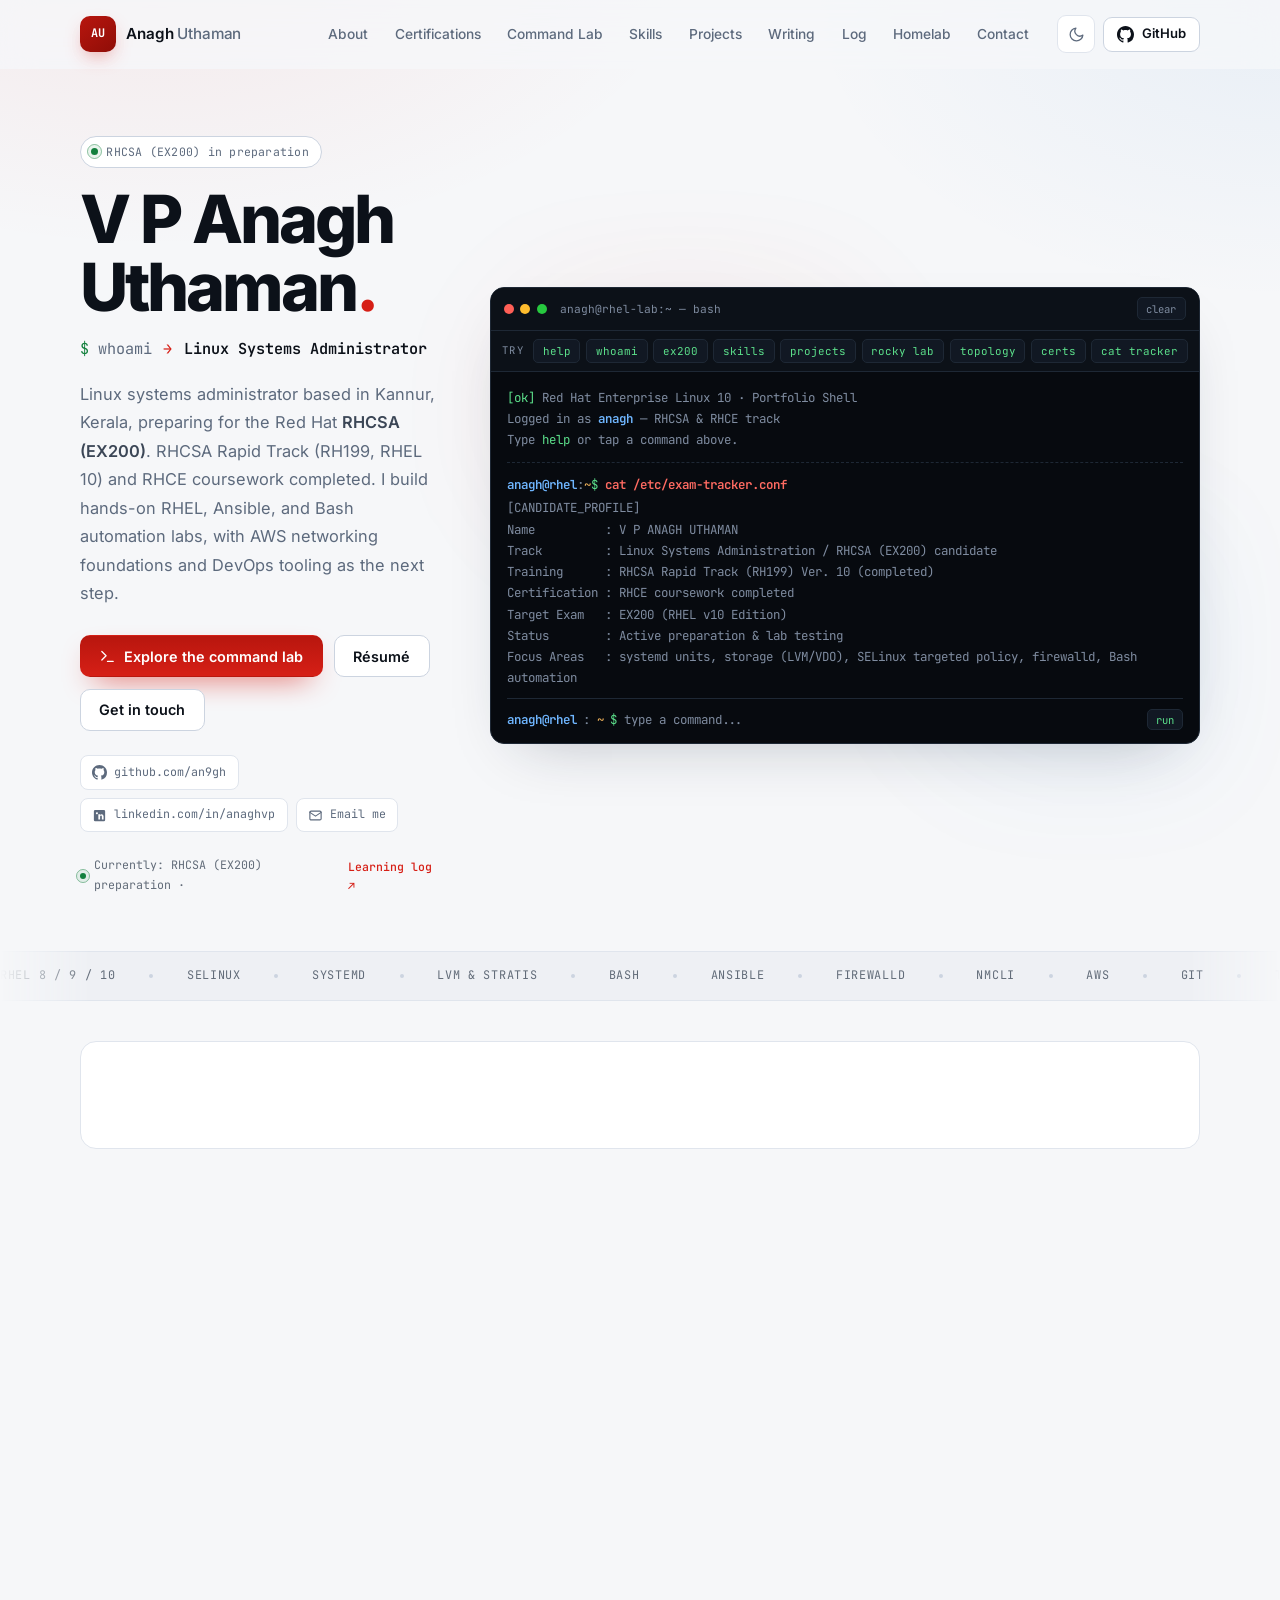
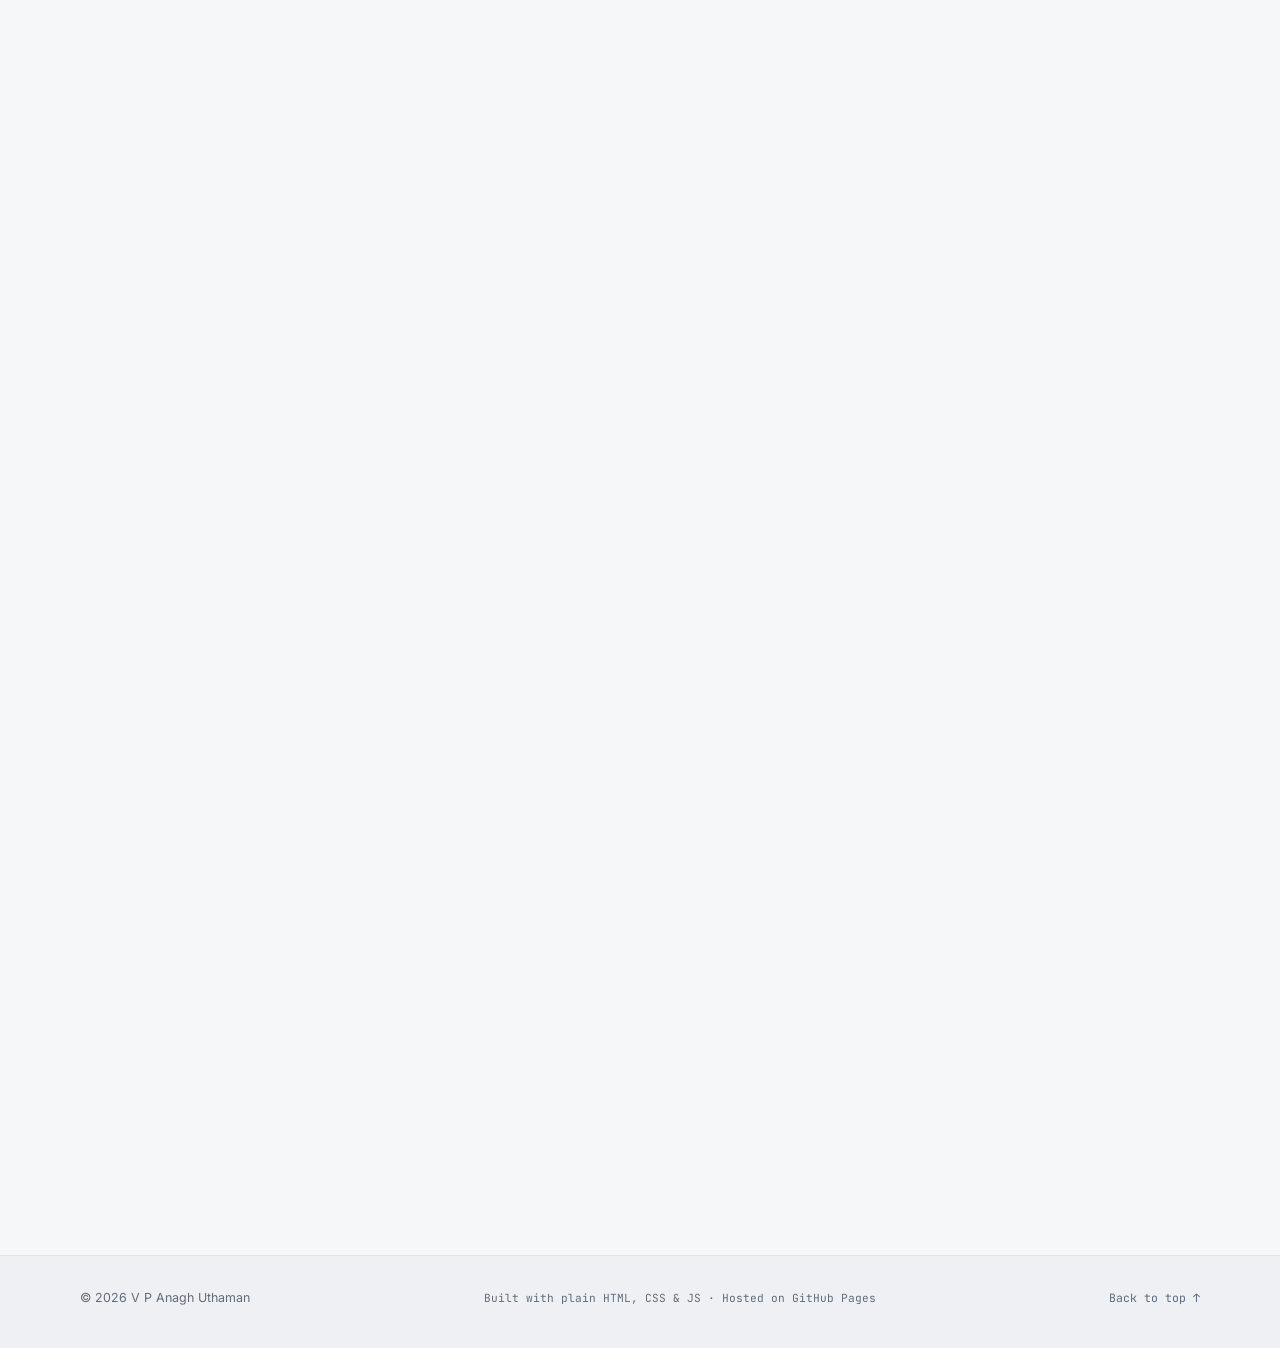
<file: index.html>
<!DOCTYPE html>
<html lang="en">
<head>
  <meta charset="UTF-8">
  <meta http-equiv="Content-Security-Policy" content="default-src 'self'; script-src 'self'; style-src 'self'; font-src 'self'; img-src 'self' data:; connect-src 'self'; manifest-src 'self'; object-src 'none'; frame-src 'none'; media-src 'none'; worker-src 'none'; base-uri 'self'; form-action 'self'">
  <meta name="referrer" content="strict-origin-when-cross-origin">
  <meta name="viewport" content="width=device-width, initial-scale=1.0">
  <title>V P Anagh Uthaman — Linux Systems Administration</title>
  <meta name="description" content="Portfolio of V P Anagh Uthaman: RHEL labs, SELinux, systemd, Ansible automation, Bash scripting, RH199 completion, and RHCSA (EX200) preparation.">
  <meta name="author" content="V P Anagh Uthaman">
  <meta name="theme-color" content="#07080b">
  <meta name="color-scheme" content="dark light">
  <link rel="canonical" href="https://anakx1.github.io/anagh/">
  <meta property="og:type" content="website">
  <meta property="og:site_name" content="V P Anagh Uthaman">
  <meta property="og:locale" content="en_IN">
  <meta property="og:title" content="V P Anagh Uthaman — Linux Systems Administration">
  <meta property="og:description" content="RHEL labs, SELinux, systemd, Ansible automation, Bash scripting, RH199 completion, and RHCSA (EX200) preparation.">
  <meta property="og:url" content="https://anakx1.github.io/anagh/">
  <meta property="og:image" content="https://anakx1.github.io/anagh/assets/og-card.png">
  <meta property="og:image:type" content="image/png">
  <meta property="og:image:width" content="1200">
  <meta property="og:image:height" content="630">
  <meta property="og:image:alt" content="V P Anagh Uthaman — Linux Systems Administration portfolio">
  <meta name="twitter:card" content="summary_large_image">
  <meta name="twitter:title" content="V P Anagh Uthaman — Linux Systems Administration">
  <meta name="twitter:description" content="RHEL labs, SELinux, systemd, Ansible automation, Bash scripting, RH199 completion, and RHCSA (EX200) preparation.">
  <meta name="twitter:image" content="https://anakx1.github.io/anagh/assets/og-card.png">
  <meta name="twitter:image:alt" content="V P Anagh Uthaman — Linux Systems Administration portfolio">
  <link rel="icon" href="data:image/svg+xml,%3Csvg xmlns='http://www.w3.org/2000/svg' viewBox='0 0 100 100'%3E%3Crect width='100' height='100' rx='22' fill='%23e01e16'/%3E%3Ctext x='50' y='68' font-family='monospace' font-size='48' font-weight='700' fill='white' text-anchor='middle'%3EAU%3C/text%3E%3C/svg%3E">
  <link rel="apple-touch-icon" href="assets/apple-touch-icon.png">
  <link rel="manifest" href="site.webmanifest">
  <link rel="preload" href="assets/fonts/inter-latin-var.woff2" as="font" type="font/woff2" crossorigin>
  <link rel="stylesheet" href="assets/fonts.css">
  <script src="assets/theme.js"></script>
  <script type="application/ld+json">
  {
    "@context": "https://schema.org",
    "@type": "Person",
    "name": "V P Anagh Uthaman",
    "url": "https://anakx1.github.io/anagh/",
    "image": "https://anakx1.github.io/anagh/assets/og-card.png",
    "jobTitle": "Linux Systems Administrator",
    "description": "Linux systems administrator with RHCSA Rapid Track (RH199) completion, preparing for RHCSA (EX200), and hands-on RHEL, SELinux, systemd, Ansible, and Bash automation labs.",
    "email": "dev.an9gh@gmail.com",
    "knowsAbout": ["Red Hat Enterprise Linux", "SELinux", "systemd", "Ansible", "Bash", "AWS"],
    "sameAs": ["https://github.com/an9gh", "https://in.linkedin.com/in/anaghvp"]
  }
  </script>
  <link rel="stylesheet" href="assets/styles.css">
</head>
<body>
  <a class="skip-link" href="#main">Skip to content</a>

  <header class="site-header" id="site-header">
    <div class="container nav">
      <a class="brand" href="#top" aria-label="AU Anagh Uthaman — home">
        <span class="brand-mark" aria-hidden="true">AU</span>
        <span class="brand-text">Anagh <span>Uthaman</span></span>
      </a>

      <nav class="nav-links" id="nav-links" aria-label="Primary">
        <a href="#about">About</a>
        <a href="#certs">Certifications</a>
        <a href="lab.html">Command Lab</a>
        <a href="#skills">Skills</a>
        <a href="#projects">Projects</a>
        <a href="#writing">Writing</a>
        <a href="log.html">Log</a>
        <a href="homelab.html">Homelab</a>
        <a href="#contact">Contact</a>
      </nav>

      <div class="nav-actions">
        <button class="icon-btn" id="theme-toggle" type="button" aria-label="Switch to light theme" title="Toggle theme">
          <svg class="icon-sun" viewBox="0 0 24 24" fill="none" stroke="currentColor" stroke-width="1.8" stroke-linecap="round" aria-hidden="true" focusable="false">
            <circle cx="12" cy="12" r="4"></circle>
            <path d="M12 2v2M12 20v2M4.93 4.93l1.42 1.42M17.66 17.66l1.41 1.41M2 12h2M20 12h2M4.93 19.07l1.42-1.42M17.66 6.34l1.41-1.41"></path>
          </svg>
          <svg class="icon-moon" viewBox="0 0 24 24" fill="none" stroke="currentColor" stroke-width="1.8" stroke-linecap="round" stroke-linejoin="round" aria-hidden="true" focusable="false">
            <path d="M21 12.8A9 9 0 1 1 11.2 3a7 7 0 0 0 9.8 9.8Z"></path>
          </svg>
        </button>

        <a class="btn btn-sm btn-ghost nav-github" href="https://github.com/an9gh" target="_blank" rel="noopener me">
          <svg viewBox="0 0 16 16" fill="currentColor" aria-hidden="true" focusable="false">
            <path d="M8 0C3.58 0 0 3.58 0 8c0 3.54 2.29 6.53 5.47 7.59.4.07.55-.17.55-.38 0-.19-.01-.82-.01-1.49-2.01.37-2.53-.49-2.69-.94-.09-.23-.48-.94-.82-1.13-.28-.15-.68-.52-.01-.53.63-.01 1.08.58 1.23.82.72 1.21 1.87.87 2.33.66.07-.52.28-.87.51-1.07-1.78-.2-3.64-.89-3.64-3.95 0-.87.31-1.59.82-2.15-.08-.2-.36-1.02.08-2.12 0 0 .67-.21 2.2.82.64-.18 1.32-.27 2-.27.68 0 1.36.09 2 .27 1.53-1.04 2.2-.82 2.2-.82.44 1.1.16 1.92.08 2.12.51.56.82 1.27.82 2.15 0 3.07-1.87 3.75-3.65 3.95.29.25.54.73.54 1.48 0 1.07-.01 1.93-.01 2.2 0 .21.15.46.55.38A8.013 8.013 0 0 0 16 8c0-4.42-3.58-8-8-8Z"></path>
          </svg>
          GitHub
        </a>

        <button class="icon-btn menu-btn" id="menu-toggle" type="button" aria-label="Toggle navigation" aria-expanded="false" aria-controls="nav-links">
          <span></span>
          <span></span>
          <span></span>
        </button>
      </div>
    </div>
  </header>

  <main id="main">
    <section class="hero" id="top">
      <div class="container hero-grid">
        <div class="hero-copy">
          <span class="status reveal"><span class="pulse-dot" aria-hidden="true"></span> RHCSA (EX200) in preparation</span>

          <h1 class="reveal">V P Anagh<br>Uthaman<span class="accent">.</span></h1>

          <p class="hero-role reveal"><span class="prompt-mark">$</span> whoami <span class="arrow">&rarr;</span> <strong>Linux Systems Administrator</strong></p>

          <p class="hero-bio reveal">
            Linux systems administrator based in Kannur, Kerala, preparing for the Red Hat <strong>RHCSA (EX200)</strong>.
            RHCSA Rapid Track (RH199, RHEL 10) and RHCE coursework completed. I build hands-on RHEL, Ansible, and Bash
            automation labs, with AWS networking foundations and DevOps tooling as the next step.
          </p>

          <div class="hero-actions reveal">
            <a class="btn btn-primary" href="lab.html">
              <svg viewBox="0 0 24 24" fill="none" stroke="currentColor" stroke-width="1.8" stroke-linecap="round" stroke-linejoin="round" aria-hidden="true" focusable="false">
                <polyline points="4 17 10 11 4 5"></polyline>
                <line x1="12" y1="19" x2="20" y2="19"></line>
              </svg>
              Explore the command lab
            </a>
            <a class="btn btn-ghost" href="resume.html">Résumé</a>
            <a class="btn btn-ghost" href="#contact">Get in touch</a>
          </div>

          <div class="hero-socials reveal">
            <a class="social-link" href="https://github.com/an9gh" target="_blank" rel="noopener me">
              <svg viewBox="0 0 16 16" fill="currentColor" aria-hidden="true" focusable="false">
                <path d="M8 0C3.58 0 0 3.58 0 8c0 3.54 2.29 6.53 5.47 7.59.4.07.55-.17.55-.38 0-.19-.01-.82-.01-1.49-2.01.37-2.53-.49-2.69-.94-.09-.23-.48-.94-.82-1.13-.28-.15-.68-.52-.01-.53.63-.01 1.08.58 1.23.82.72 1.21 1.87.87 2.33.66.07-.52.28-.87.51-1.07-1.78-.2-3.64-.89-3.64-3.95 0-.87.31-1.59.82-2.15-.08-.2-.36-1.02.08-2.12 0 0 .67-.21 2.2.82.64-.18 1.32-.27 2-.27.68 0 1.36.09 2 .27 1.53-1.04 2.2-.82 2.2-.82.44 1.1.16 1.92.08 2.12.51.56.82 1.27.82 2.15 0 3.07-1.87 3.75-3.65 3.95.29.25.54.73.54 1.48 0 1.07-.01 1.93-.01 2.2 0 .21.15.46.55.38A8.013 8.013 0 0 0 16 8c0-4.42-3.58-8-8-8Z"></path>
              </svg>
              github.com/an9gh
            </a>
            <a class="social-link" href="https://in.linkedin.com/in/anaghvp" target="_blank" rel="noopener me">
              <svg viewBox="0 0 24 24" fill="currentColor" aria-hidden="true" focusable="false">
                <path d="M19 3a2 2 0 0 1 2 2v14a2 2 0 0 1-2 2H5a2 2 0 0 1-2-2V5a2 2 0 0 1 2-2h14m-.5 15.5v-5.3a3.26 3.26 0 0 0-3.26-3.26c-.85 0-1.84.52-2.28 1.3v-1.11h-2.79v8.37h2.79v-4.93c0-.77.62-1.4 1.39-1.4a1.4 1.4 0 0 1 1.4 1.4v4.93h2.75M6.46 10.9h2.79v8.37H6.46v-8.37M7.86 6.72a1.63 1.63 0 0 0-1.63 1.63c0 .9.73 1.63 1.63 1.63.9 0 1.63-.73 1.63-1.63 0-.9-.73-1.63-1.63-1.63z"></path>
              </svg>
              linkedin.com/in/anaghvp
            </a>
            <a class="social-link email-link" href="mailto:dev.an9gh@gmail.com">
              <svg viewBox="0 0 24 24" fill="none" stroke="currentColor" stroke-width="1.8" stroke-linecap="round" stroke-linejoin="round" aria-hidden="true" focusable="false">
                <rect x="3" y="5" width="18" height="14" rx="2"></rect>
                <path d="m3 7 9 6 9-6"></path>
              </svg>
              Email me
            </a>
          </div>

          <p class="hero-now reveal"><span class="pulse-dot" aria-hidden="true"></span> Currently: RHCSA (EX200) preparation &middot; <a class="text-link" href="log.html">Learning log &nearr;</a></p>
        </div>

        <div class="hero-terminal reveal">
          <div class="terminal-wrap">
            <div class="terminal" id="terminal-card">
              <div class="terminal-bar">
                <span class="tdot tdot-r" aria-hidden="true"></span>
                <span class="tdot tdot-y" aria-hidden="true"></span>
                <span class="tdot tdot-g" aria-hidden="true"></span>
                <span class="terminal-title">anagh@rhel-lab:~ &mdash; bash</span>
                <button class="term-clear" type="button" data-action="clear">clear</button>
              </div>

              <div class="term-chips" role="group" aria-label="Quick commands">
                <span class="chips-label">try</span>
                <button class="chip" type="button" data-cmd="help">help</button>
                <button class="chip" type="button" data-cmd="whoami">whoami</button>
                <button class="chip" type="button" data-cmd="ex200">ex200</button>
                <button class="chip" type="button" data-cmd="skills">skills</button>
                <button class="chip" type="button" data-cmd="projects">projects</button>
                <button class="chip" type="button" data-cmd="rockylab">rocky lab</button>
                <button class="chip" type="button" data-cmd="arch">topology</button>
                <button class="chip" type="button" data-cmd="certs">certs</button>
                <button class="chip" type="button" data-cmd="cat /etc/exam-tracker.conf">cat tracker</button>
              </div>

              <div class="terminal-body" id="terminal-body">
                <div id="terminal-history" role="log" aria-live="polite" aria-label="Terminal output">
                  <div class="term-welcome">
                    <span class="t-green">[ok]</span> Red Hat Enterprise Linux 10 &middot; Portfolio Shell<br>
                    Logged in as <strong>anagh</strong> &mdash; RHCSA &amp; RHCE track<br>
                    <span class="term-js-hint">Type <span class="t-green">help</span> or tap a command above.</span>
                  </div>
                  <div class="term-cmdline"><span class="p-user">anagh@rhel</span><span class="p-sep">:</span><span class="p-path">~</span><span class="p-sym">$</span> <span class="term-cmd">cat /etc/exam-tracker.conf</span></div>
                  <div class="term-out">[CANDIDATE_PROFILE]
Name          : V P ANAGH UTHAMAN
Track         : Linux Systems Administration / RHCSA (EX200) candidate
Training      : RHCSA Rapid Track (RH199) Ver. 10 (completed)
Certification : RHCE coursework completed
Target Exam   : EX200 (RHEL v10 Edition)
Status        : Active preparation &amp; lab testing
Focus Areas   : systemd units, storage (LVM/VDO), SELinux targeted policy, firewalld, Bash automation</div>
                </div>

                <form class="term-input-row" id="term-form" autocomplete="off">
                  <span class="p-user">anagh@rhel</span><span class="p-sep">:</span><span class="p-path">~</span><span class="p-sym">$</span>
                  <label class="sr-only" for="terminal-input">Terminal command</label>
                  <input id="terminal-input" type="text" placeholder="type a command..." autocomplete="off" autocorrect="off" autocapitalize="off" spellcheck="false">
                  <button class="term-run" type="submit" aria-label="Run command">run</button>
                </form>

                <noscript>
                  <p class="noscript-note">JavaScript is disabled, so the interactive terminal is unavailable. The same command reference is available in the <a href="lab.html">Command Lab</a>.</p>
                </noscript>
              </div>
            </div>
          </div>
        </div>
      </div>
    </section>

    <div class="tech-strip" aria-hidden="true">
      <div class="tech-track">
        <div class="tech-inner">
          <span>RHEL 8 / 9 / 10</span><span class="sep"></span>
          <span>SELinux</span><span class="sep"></span>
          <span>systemd</span><span class="sep"></span>
          <span>LVM &amp; Stratis</span><span class="sep"></span>
          <span>Bash</span><span class="sep"></span>
          <span>Ansible</span><span class="sep"></span>
          <span>firewalld</span><span class="sep"></span>
          <span>nmcli</span><span class="sep"></span>
          <span>AWS</span><span class="sep"></span>
          <span>Git</span><span class="sep"></span>
          <span>Troubleshooting</span><span class="sep"></span>
        </div>
        <div class="tech-inner">
          <span>RHEL 8 / 9 / 10</span><span class="sep"></span>
          <span>SELinux</span><span class="sep"></span>
          <span>systemd</span><span class="sep"></span>
          <span>LVM &amp; Stratis</span><span class="sep"></span>
          <span>Bash</span><span class="sep"></span>
          <span>Ansible</span><span class="sep"></span>
          <span>firewalld</span><span class="sep"></span>
          <span>nmcli</span><span class="sep"></span>
          <span>AWS</span><span class="sep"></span>
          <span>Git</span><span class="sep"></span>
          <span>Troubleshooting</span><span class="sep"></span>
        </div>
      </div>
    </div>

    <section class="stats-section" aria-label="Quick facts">
      <div class="container">
        <div class="stats">
          <div class="stat reveal">
            <span class="stat-value">8<span class="unit">/</span>9<span class="unit">/</span>10</span>
            <span class="stat-label">RHEL generations</span>
          </div>
          <div class="stat reveal">
            <span class="stat-value">4</span>
            <span class="stat-label">Featured labs</span>
          </div>
          <div class="stat reveal">
            <span class="stat-value">EX200</span>
            <span class="stat-label">Target certification</span>
          </div>
          <div class="stat reveal">
            <span class="stat-value">RHCE</span>
            <span class="stat-label">Coursework completed</span>
          </div>
        </div>
      </div>
    </section>

    <section class="section" id="about" data-spy>
      <div class="container">
        <div class="section-head reveal">
          <p class="kicker">01 &mdash; About</p>
          <h2>Linux, labs, and the why behind the fix</h2>
          <p>I learn by building systems, breaking them, and documenting the repair.</p>
        </div>

        <div class="about-grid">
          <div class="about-copy card reveal">
            <div class="about-intro">
              <img class="about-photo" src="assets/anagh.webp" alt="Portrait of V P Anagh Uthaman" width="400" height="400" loading="lazy" decoding="async">
              <div class="about-intro-text">
                <p>I&rsquo;m V P Anagh Uthaman, a Linux systems administrator based in Kannur, Kerala. I focus on RHEL administration: systemd, storage with LVM and Stratis, SELinux, firewalld, users and permissions, and Bash/Ansible automation.</p>
                <p>My lab runs on an Ubuntu KVM/virt-manager host with RHEL 9/10 and Rocky Linux 9 guests. I document the commands, the failures, and the fix &mdash; including an xrdp/X11 troubleshooting case study, a GRUB <code>rd.break</code> password recovery, and a three-node Ansible automation lab.</p>
                <p>I completed the RHCSA Rapid Track (RH199, RHEL 10) and RHCE coursework. I&rsquo;m now preparing for the EX200 exam and looking for Linux and systems administration roles.</p>
              </div>
            </div>
            <div class="about-actions">
              <a class="btn btn-primary" href="resume.html">View résumé</a>
              <a class="btn btn-ghost" href="homelab.html">Explore the homelab</a>
            </div>
          </div>

          <aside class="about-facts card reveal" aria-label="Quick profile">
            <dl class="fact-list">
              <div>
                <dt>Based in</dt>
                <dd>Kannur, Kerala, India</dd>
              </div>
              <div>
                <dt>Focus</dt>
                <dd>RHEL 10 &middot; SELinux &middot; systemd &middot; LVM &middot; Ansible &middot; Bash</dd>
              </div>
              <div>
                <dt>Training</dt>
                <dd>RHCSA Rapid Track (RH199, RHEL 10) completed</dd>
              </div>
              <div>
                <dt>Next</dt>
                <dd>RHCSA EX200 &middot; RHCE EX294</dd>
              </div>
              <div>
                <dt>Open to</dt>
                <dd>Linux and systems administration roles</dd>
              </div>
            </dl>
          </aside>
        </div>
      </div>
    </section>

    <section class="section" id="certs" data-spy>
      <div class="container">
        <div class="section-head reveal">
          <p class="kicker">02 &mdash; Certifications</p>
          <h2>Certification roadmap</h2>
          <p>Focused on enterprise Linux administration, with automation and cloud fundamentals building on top.</p>
        </div>

        <div class="cert-grid">
          <article class="cert-card card reveal">
            <div class="cert-top">
              <span class="cert-icon" aria-hidden="true">
                <svg viewBox="0 0 24 24" fill="none" stroke="currentColor" stroke-width="1.7" stroke-linecap="round" stroke-linejoin="round" focusable="false">
                  <path d="M12 3 4.5 6.5v5.2c0 4.7 3.2 7.8 7.5 9.3 4.3-1.5 7.5-4.6 7.5-9.3V6.5L12 3Z"></path>
                  <path d="m9 12 2 2 4-4"></path>
                </svg>
              </span>
              <span class="badge badge-red">Target exam</span>
            </div>
            <h3>EX200 &mdash; RHCSA</h3>
            <p class="cert-sub">Red Hat Enterprise Linux 10</p>
            <p class="cert-desc">Core RHEL administration: services, storage, SELinux, networking, users, and containerized workflows. RHCSA Rapid Track (RH199) &mdash; Ver. 10 completed.</p>
            <ul class="meta-list">
              <li>EX200 in preparation</li>
              <li>RH199 completed</li>
            </ul>
            <p class="cert-credential"><a class="text-link" href="https://www.linkedin.com/posts/anaghvp_rhcsa-redhat-linux-share-7511116312618639361-bZvK/" target="_blank" rel="noopener">View RH199 credential &nearr;</a></p>
          </article>

          <article class="cert-card card reveal">
            <div class="cert-top">
              <span class="cert-icon" aria-hidden="true">
                <svg viewBox="0 0 24 24" fill="none" stroke="currentColor" stroke-width="1.7" stroke-linecap="round" stroke-linejoin="round" focusable="false">
                  <rect x="3" y="4" width="18" height="7" rx="1.5"></rect>
                  <rect x="3" y="13" width="18" height="7" rx="1.5"></rect>
                  <path d="M7 7.5h.01M7 16.5h.01"></path>
                </svg>
              </span>
              <span class="badge badge-green">Coursework completed</span>
            </div>
            <h3>RHCE track</h3>
            <p class="cert-sub">Red Hat Certified Engineer</p>
            <p class="cert-desc">Ansible automation, system recovery, and service hardening on top of Enterprise Linux administration.</p>
            <ul class="meta-list">
              <li>Ansible</li>
              <li>Automation</li>
            </ul>
          </article>

          <article class="cert-card card reveal">
            <div class="cert-top">
              <span class="cert-icon" aria-hidden="true">
                <svg viewBox="0 0 24 24" fill="none" stroke="currentColor" stroke-width="1.7" stroke-linecap="round" stroke-linejoin="round" focusable="false">
                  <path d="M7 18a4.5 4.5 0 0 1-.8-8.9A5.5 5.5 0 0 1 17 8.5a4 4 0 0 1 .5 8H7Z"></path>
                </svg>
              </span>
              <span class="badge badge-amber">Foundations</span>
            </div>
            <h3>AWS fundamentals</h3>
            <p class="cert-sub">Cloud &amp; networking basics</p>
            <p class="cert-desc">VPC, subnets, Elastic IP, routing, and Lambda fundamentals. DevOps tooling is the next area of study.</p>
            <ul class="meta-list">
              <li>Networking</li>
              <li>Lambda</li>
            </ul>
          </article>
        </div>
      </div>
    </section>

    <section class="section" id="skills" data-spy>
      <div class="container">
        <div class="section-head reveal">
          <p class="kicker">03 &mdash; Skills</p>
          <h2>Technical skillset</h2>
          <p>Systems administration fundamentals backed by hands-on labs, automation, and troubleshooting practice.</p>
        </div>

        <div class="skill-grid">
          <article class="skill-card card reveal">
            <div class="skill-head">
              <span class="skill-icon" aria-hidden="true">
                <svg viewBox="0 0 24 24" fill="none" stroke="currentColor" stroke-width="1.7" stroke-linecap="round" stroke-linejoin="round" focusable="false">
                  <rect x="3" y="4" width="18" height="7" rx="1.5"></rect>
                  <rect x="3" y="13" width="18" height="7" rx="1.5"></rect>
                  <path d="M7 7.5h.01M7 16.5h.01"></path>
                </svg>
              </span>
              <h3>Linux &amp; systems</h3>
            </div>
            <ul class="pill-list">
              <li class="pill">RHEL 8 / 9 / 10</li>
              <li class="pill">SELinux</li>
              <li class="pill">systemd</li>
              <li class="pill">LVM &amp; Stratis</li>
              <li class="pill">firewalld</li>
              <li class="pill">nmcli</li>
              <li class="pill">Users &amp; ACLs</li>
              <li class="pill">Bash scripting</li>
            </ul>
          </article>

          <article class="skill-card card reveal">
            <div class="skill-head">
              <span class="skill-icon" aria-hidden="true">
                <svg viewBox="0 0 24 24" fill="none" stroke="currentColor" stroke-width="1.7" stroke-linecap="round" stroke-linejoin="round" focusable="false">
                  <path d="M7 18a4.5 4.5 0 0 1-.8-8.9A5.5 5.5 0 0 1 17 8.5a4 4 0 0 1 .5 8H7Z"></path>
                </svg>
              </span>
              <h3>Cloud &amp; automation</h3>
            </div>
            <ul class="pill-list">
              <li class="pill">Ansible</li>
              <li class="pill">AWS VPC</li>
              <li class="pill">Subnets &amp; routing</li>
              <li class="pill">Elastic IP</li>
              <li class="pill">Lambda</li>
              <li class="pill">Git / GitHub</li>
              <li class="pill">Shell automation</li>
              <li class="pill">Cron &amp; timers</li>
            </ul>
          </article>

          <article class="skill-card card reveal">
            <div class="skill-head">
              <span class="skill-icon" aria-hidden="true">
                <svg viewBox="0 0 24 24" fill="none" stroke="currentColor" stroke-width="1.7" stroke-linecap="round" stroke-linejoin="round" focusable="false">
                  <path d="M12 3 4.5 6.5v5.2c0 4.7 3.2 7.8 7.5 9.3 4.3-1.5 7.5-4.6 7.5-9.3V6.5L12 3Z"></path>
                  <path d="m9 12 2 2 4-4"></path>
                </svg>
              </span>
              <h3>Operations</h3>
            </div>
            <ul class="pill-list">
              <li class="pill">Troubleshooting</li>
              <li class="pill">Log analysis</li>
              <li class="pill">Root cause analysis</li>
              <li class="pill">System recovery</li>
              <li class="pill">Hardening</li>
              <li class="pill">Documentation</li>
            </ul>
          </article>
        </div>
      </div>
    </section>

    <section class="section" id="projects" data-spy>
      <div class="container">
        <div class="section-head reveal">
          <p class="kicker">04 &mdash; Projects</p>
          <h2>Hands-on labs &amp; projects</h2>
          <p>Real repositories and lab write-ups: automation, recovery, scripting, and enterprise administration on RHEL-family systems.</p>
        </div>

        <div class="project-grid">
          <article class="project-card card reveal">
            <div class="project-top">
              <span class="project-icon" aria-hidden="true">
                <svg viewBox="0 0 24 24" fill="none" stroke="currentColor" stroke-width="1.7" stroke-linecap="round" stroke-linejoin="round" focusable="false">
                  <circle cx="6" cy="6" r="2.5"></circle>
                  <circle cx="18" cy="6" r="2.5"></circle>
                  <circle cx="12" cy="18" r="2.5"></circle>
                  <path d="M8.5 6h7M7.2 8.2l3.6 7.6M16.8 8.2l-3.6 7.6"></path>
                </svg>
              </span>
              <span class="badge badge-red">RHCE track</span>
            </div>
            <h3 class="project-title">
              <a href="https://github.com/an9gh/ansible-works" target="_blank" rel="noopener">
                ansible-works
                <svg viewBox="0 0 24 24" fill="none" stroke="currentColor" stroke-width="2" stroke-linecap="round" stroke-linejoin="round" aria-hidden="true" focusable="false">
                  <path d="M7 17 17 7M8 7h9v9"></path>
                </svg>
              </a>
            </h3>
            <p class="project-desc">Multi-node infrastructure automation lab on KVM/virt-manager with one RHEL 10 control node and two RHEL-family managed nodes (RHEL 9 and Rocky Linux 9). Passwordless SSH, privileged sudoers, and playbooks for centralized state enforcement.</p>
            <ul class="pill-list pill-list--sm">
              <li class="pill">Ansible</li>
              <li class="pill">KVM / virt-manager</li>
              <li class="pill">SSH keys</li>
              <li class="pill">Automation</li>
            </ul>

            <details class="topology">
              <summary>View topology blueprint (KVM + 3 VMs)</summary>
              <div class="topology-body">
                <svg viewBox="0 0 600 280" xmlns="http://www.w3.org/2000/svg" role="img" aria-label="Ansible lab topology: one RHEL 10 control node connected over passwordless SSH to RHEL 9 and Rocky Linux 9 managed nodes on a KVM subnet">
                  <rect x="8" y="8" width="584" height="264" rx="8" fill="#0d1117" stroke="#30363d" stroke-dasharray="4 4"></rect>
                  <text x="22" y="26" fill="#8b949e" font-family="monospace" font-size="11" font-weight="bold">KVM / virt-manager Subnet (192.168.122.0/24)</text>
                  <path d="M 300 115 L 300 142 L 150 142 L 150 166" fill="none" stroke="#58a6ff" stroke-width="2"></path>
                  <polygon points="150,172 146,164 154,164" fill="#58a6ff"></polygon>
                  <path d="M 300 115 L 300 142 L 450 142 L 450 166" fill="none" stroke="#58a6ff" stroke-width="2"></path>
                  <polygon points="450,172 446,164 454,164" fill="#58a6ff"></polygon>
                  <text x="300" y="136" fill="#7ee787" font-family="monospace" font-size="10" text-anchor="middle">Passwordless SSH (Port 22 / Key Auth)</text>
                  <rect x="190" y="38" width="220" height="74" rx="6" fill="#161b22" stroke="#58a6ff" stroke-width="1.5"></rect>
                  <text x="300" y="58" fill="#58a6ff" font-family="monospace" font-size="12" font-weight="bold" text-anchor="middle">Ansible Control Node</text>
                  <text x="300" y="76" fill="#c9d1d9" font-family="monospace" font-size="10" text-anchor="middle">IP: 192.168.122.10 / RHEL 10</text>
                  <text x="300" y="94" fill="#8b949e" font-family="monospace" font-size="9" text-anchor="middle">ansible-playbook / id_ed25519</text>
                  <rect x="35" y="172" width="230" height="84" rx="6" fill="#161b22" stroke="#30363d" stroke-width="1.5"></rect>
                  <text x="150" y="192" fill="#f0f6fc" font-family="monospace" font-size="11" font-weight="bold" text-anchor="middle">Managed Node 1</text>
                  <text x="150" y="210" fill="#ff6b62" font-family="monospace" font-size="10" text-anchor="middle">rhel-node1 / RHEL 9</text>
                  <text x="150" y="226" fill="#8b949e" font-family="monospace" font-size="9" text-anchor="middle">IP: 192.168.122.21</text>
                  <text x="150" y="242" fill="#7ee787" font-family="monospace" font-size="9" text-anchor="middle">user: automation / sudo NOPASSWD</text>
                  <rect x="335" y="172" width="230" height="84" rx="6" fill="#161b22" stroke="#30363d" stroke-width="1.5"></rect>
                  <text x="450" y="192" fill="#f0f6fc" font-family="monospace" font-size="11" font-weight="bold" text-anchor="middle">Managed Node 2</text>
                  <text x="450" y="210" fill="#f0a53a" font-family="monospace" font-size="10" text-anchor="middle">rocky-node2 / Rocky Linux 9</text>
                  <text x="450" y="226" fill="#8b949e" font-family="monospace" font-size="9" text-anchor="middle">IP: 192.168.122.22</text>
                  <text x="450" y="242" fill="#7ee787" font-family="monospace" font-size="9" text-anchor="middle">user: automation / sudo NOPASSWD</text>
                </svg>
              </div>
            </details>

            <div class="project-foot">
              <span class="mono-dim">Python / YAML</span>
              <a class="text-link" href="https://github.com/an9gh/ansible-works" target="_blank" rel="noopener">View repo &rarr;</a>
            </div>
          </article>

          <article class="project-card card reveal">
            <div class="project-top">
              <span class="project-icon" aria-hidden="true">
                <svg viewBox="0 0 24 24" fill="none" stroke="currentColor" stroke-width="1.7" stroke-linecap="round" stroke-linejoin="round" focusable="false">
                  <rect x="4" y="10" width="16" height="11" rx="2"></rect>
                  <path d="M8 10V7a4 4 0 0 1 8 0v3"></path>
                  <path d="M12 15v2"></path>
                </svg>
              </span>
              <span class="badge badge-red">RHCSA / EX200</span>
            </div>
            <h3 class="project-title">
              <a href="https://github.com/an9gh/rhel-root-password-recovery" target="_blank" rel="noopener">
                rhel-root-password-recovery
                <svg viewBox="0 0 24 24" fill="none" stroke="currentColor" stroke-width="2" stroke-linecap="round" stroke-linejoin="round" aria-hidden="true" focusable="false">
                  <path d="M7 17 17 7M8 7h9v9"></path>
                </svg>
              </a>
            </h3>
            <p class="project-desc">Emergency recovery procedure for Red Hat Enterprise Linux: bootloader interrupt via GRUB kernel arguments (<code>rd.break</code>), sysroot remount, chroot password reset, and SELinux relabeling.</p>
            <ul class="pill-list pill-list--sm">
              <li class="pill">RHEL 9 / 10</li>
              <li class="pill">GRUB</li>
              <li class="pill">SELinux</li>
              <li class="pill">Troubleshooting</li>
            </ul>
            <div class="project-foot">
              <span class="mono-dim">RHEL / SysAdmin</span>
              <a class="text-link" href="https://github.com/an9gh/rhel-root-password-recovery" target="_blank" rel="noopener">View repo &rarr;</a>
            </div>
          </article>

          <article class="project-card card reveal">
            <div class="project-top">
              <span class="project-icon" aria-hidden="true">
                <svg viewBox="0 0 24 24" fill="none" stroke="currentColor" stroke-width="1.7" stroke-linecap="round" stroke-linejoin="round" focusable="false">
                  <polyline points="4 17 10 11 4 5"></polyline>
                  <line x1="12" y1="19" x2="20" y2="19"></line>
                </svg>
              </span>
              <span class="badge badge-amber">Automation</span>
            </div>
            <h3 class="project-title">
              <a href="https://github.com/an9gh/bash-practice" target="_blank" rel="noopener">
                bash-practice
                <svg viewBox="0 0 24 24" fill="none" stroke="currentColor" stroke-width="2" stroke-linecap="round" stroke-linejoin="round" aria-hidden="true" focusable="false">
                  <path d="M7 17 17 7M8 7h9v9"></path>
                </svg>
              </a>
            </h3>
            <p class="project-desc">Hands-on shell and Bash automation for systems engineering: user administration, environment audits, system health metrics, and automated maintenance workflows.</p>
            <ul class="pill-list pill-list--sm">
              <li class="pill">Bash</li>
              <li class="pill">Shell scripting</li>
              <li class="pill">Linux admin</li>
              <li class="pill">Cron</li>
            </ul>
            <div class="project-foot">
              <span class="mono-dim">Shell</span>
              <a class="text-link" href="https://github.com/an9gh/bash-practice" target="_blank" rel="noopener">View repo &rarr;</a>
            </div>
          </article>

          <article class="project-card card reveal">
            <div class="project-top">
              <span class="project-icon" aria-hidden="true">
                <svg viewBox="0 0 24 24" fill="none" stroke="currentColor" stroke-width="1.7" stroke-linecap="round" stroke-linejoin="round" focusable="false">
                  <circle cx="11" cy="11" r="6"></circle>
                  <path d="m16 16 4 4"></path>
                </svg>
              </span>
              <span class="badge badge-cyan">Case study</span>
            </div>
            <h3 class="project-title">
              <a href="https://www.linkedin.com/posts/anaghvp_linux-rhcsa-rockylinux-activity-7519253979063549952-A6JP" target="_blank" rel="noopener">
                Rocky Linux 9 sysadmin challenge
                <svg viewBox="0 0 24 24" fill="none" stroke="currentColor" stroke-width="2" stroke-linecap="round" stroke-linejoin="round" aria-hidden="true" focusable="false">
                  <path d="M7 17 17 7M8 7h9v9"></path>
                </svg>
              </a>
            </h3>
            <p class="project-desc">Enterprise systems administration lab on Rocky Linux 9 running on KVM with virt-manager. Static networking, SSH, firewalld, passwordless sudo with user expiry, a collaborative sticky-bit directory, and rsyslog logging.</p>
            <ul class="pill-list pill-list--sm">
              <li class="pill">Rocky Linux 9</li>
              <li class="pill">KVM / virt-manager</li>
              <li class="pill">Sticky bit (1777)</li>
              <li class="pill">firewalld</li>
              <li class="pill">rsyslog</li>
              <li class="pill">xrdp / GNOME</li>
              <li class="pill">Log diagnosis</li>
            </ul>
            <div class="callout">
              <strong>Root cause analysis</strong>
              Diagnosed <code>"X server could not be started"</code> in the xrdp remote desktop via <code>/var/log/xrdp.log</code> and the systemd journal, identified a missing X11 backend package, installed it, and restored the service.
            </div>
            <div class="project-foot">
              <span class="mono-dim">Case study / Post</span>
              <a class="text-link" href="https://www.linkedin.com/posts/anaghvp_linux-rhcsa-rockylinux-activity-7519253979063549952-A6JP" target="_blank" rel="noopener">View on LinkedIn &nearr;</a>
            </div>
          </article>
        </div>
      </div>
    </section>

    <section class="section" id="writing" data-spy>
      <div class="container">
        <div class="section-head section-head--row reveal">
          <div>
            <p class="kicker">05 &mdash; Selected writing</p>
            <h2>Lessons from the lab</h2>
            <p>Short, evidence-first write-ups: symptom, diagnosis, root cause, fix, and the check that prevents a repeat.</p>
          </div>
          <a class="btn btn-ghost btn-sm" href="writing.html">Read all writing &rarr;</a>
        </div>

        <div class="project-grid">
          <article class="project-card card reveal">
            <div class="project-top">
              <span class="badge badge-red">Troubleshooting</span>
            </div>
            <h3 class="project-title"><a href="writing.html#xrdp">xrdp: &ldquo;X server could not be started&rdquo;</a></h3>
            <p class="project-desc">A running RDP service can still fail when the session starts. The fix was a missing X11 backend package, found by reading the systemd journal and <code>/var/log/xrdp.log</code> together.</p>
            <div class="project-foot">
              <span class="mono-dim">Rocky Linux 9</span>
              <a class="text-link" href="writing.html#xrdp">Read the write-up &rarr;</a>
            </div>
          </article>

          <article class="project-card card reveal">
            <div class="project-top">
              <span class="badge badge-amber">SELinux</span>
            </div>
            <h3 class="project-title"><a href="writing.html#selinux-avc">SELinux denied it. Now what?</a></h3>
            <p class="project-desc">Read the AVC, identify the source and target contexts, and choose the smallest fix: relabel, boolean, or port label. <code>setenforce 0</code> is a test, not a solution.</p>
            <div class="project-foot">
              <span class="mono-dim">RHEL 9 / targeted policy</span>
              <a class="text-link" href="writing.html#selinux-avc">Read the write-up &rarr;</a>
            </div>
          </article>

          <article class="project-card card reveal">
            <div class="project-top">
              <span class="badge badge-green">Storage</span>
            </div>
            <h3 class="project-title"><a href="writing.html#lvm-extend">The LVM extend that didn&rsquo;t take</a></h3>
            <p class="project-desc"><code>lvextend</code> can succeed while <code>df -h</code> stays flat. The gap is usually the filesystem or the PV underneath. A four-layer check finds it.</p>
            <div class="project-foot">
              <span class="mono-dim">LVM / XFS</span>
              <a class="text-link" href="writing.html#lvm-extend">Read the write-up &rarr;</a>
            </div>
          </article>

          <article class="project-card card reveal">
            <div class="project-top">
              <span class="badge badge-green">Hardening</span>
            </div>
            <h3 class="project-title"><a href="writing.html#ssh-firewalld">SSH and firewalld hardening</a></h3>
            <p class="project-desc">Key-only SSH is a three-layer check: the effective sshd policy, the firewalld rule, and the SELinux port label. Validate with <code>sshd -t</code> before reloading and verify the listening socket after.</p>
            <div class="project-foot">
              <span class="mono-dim">RHEL 9 / SSH &amp; firewalld</span>
              <a class="text-link" href="writing.html#ssh-firewalld">Read the write-up &rarr;</a>
            </div>
          </article>

          <article class="project-card card reveal">
            <div class="project-top">
              <span class="badge badge-amber">Web server</span>
            </div>
            <h3 class="project-title"><a href="writing.html#custom-web-root">Custom web root and port on RHEL: the four layers</a></h3>
            <p class="project-desc">Moving Apache to <code>/web/http</code> on port <code>8282</code> is four changes: httpd config, SELinux file context, SELinux port, and firewalld. Missing one layer leaves the other three looking correct.</p>
            <div class="project-foot">
              <span class="mono-dim">RHEL 10 / httpd &amp; SELinux</span>
              <a class="text-link" href="writing.html#custom-web-root">Read the write-up &rarr;</a>
            </div>
          </article>

          <article class="project-card card reveal">
            <div class="project-top">
              <span class="badge badge-green">Storage</span>
            </div>
            <h3 class="project-title"><a href="writing.html#autofs-busy">AutoFS: rmdir says Device or resource busy</a></h3>
            <p class="project-desc">The parent mount could not be released while the child <code>/mhome/south</code> was still attached. The fix was to unmount the child, then the parent, confirm with <code>findmnt</code>, and remove <code>/mhome</code>.</p>
            <div class="project-foot">
              <span class="mono-dim">RHEL / AutoFS</span>
              <a class="text-link" href="writing.html#autofs-busy">Read the write-up &rarr;</a>
            </div>
          </article>
        </div>
      </div>
    </section>

    <section class="section" id="contact" data-spy>
      <div class="container">
        <div class="cta reveal">
          <p class="kicker">06 &mdash; Contact</p>
          <h2>Let&rsquo;s build something reliable.</h2>
          <p>I&rsquo;m preparing for the RHCSA (EX200) and open to Linux and systems administration roles, labs, and collaborations.</p>
          <p>Open to Linux systems administration, junior/entry-level, RHEL-focused.</p>
          <div class="cta-actions">
            <a class="btn btn-primary email-link" href="mailto:dev.an9gh@gmail.com">Email me</a>
            <a class="btn btn-ghost" href="https://github.com/an9gh" target="_blank" rel="noopener me">GitHub</a>
            <a class="btn btn-ghost" href="https://in.linkedin.com/in/anaghvp" target="_blank" rel="noopener me">LinkedIn</a>
            <a class="btn btn-ghost" href="resume.html">Résumé</a>
          </div>
          <p class="cta-email"><a href="mailto:dev.an9gh@gmail.com">dev.an9gh@gmail.com</a></p>
        </div>
      </div>
    </section>
  </main>

  <footer class="site-footer">
    <div class="container footer-inner">
      <p>&copy; 2026 V P Anagh Uthaman</p>
      <p class="mono-dim">Built with plain HTML, CSS &amp; JS &middot; Hosted on GitHub Pages</p>
      <a class="back-top" href="#top">Back to top &uarr;</a>
    </div>
  </footer>


  <script src="assets/site.js" defer></script>
</body>
</html>
</file>
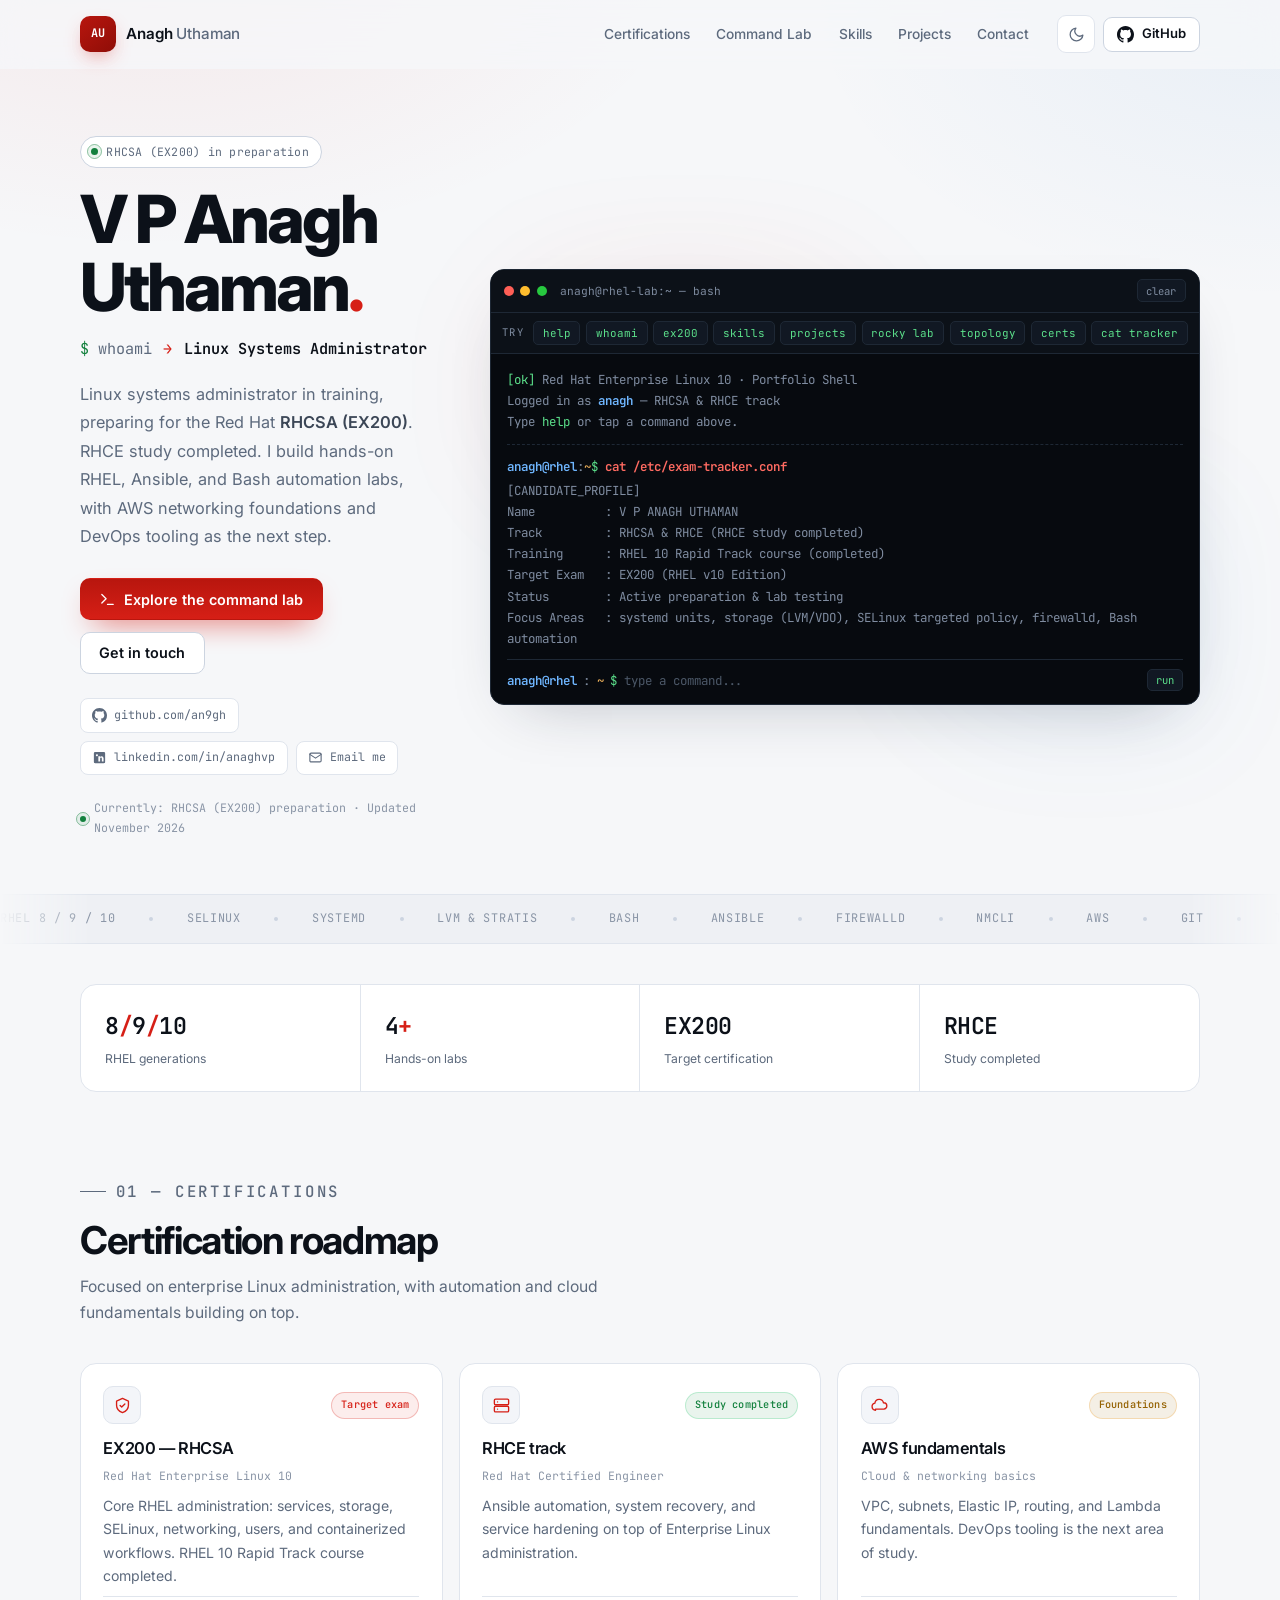
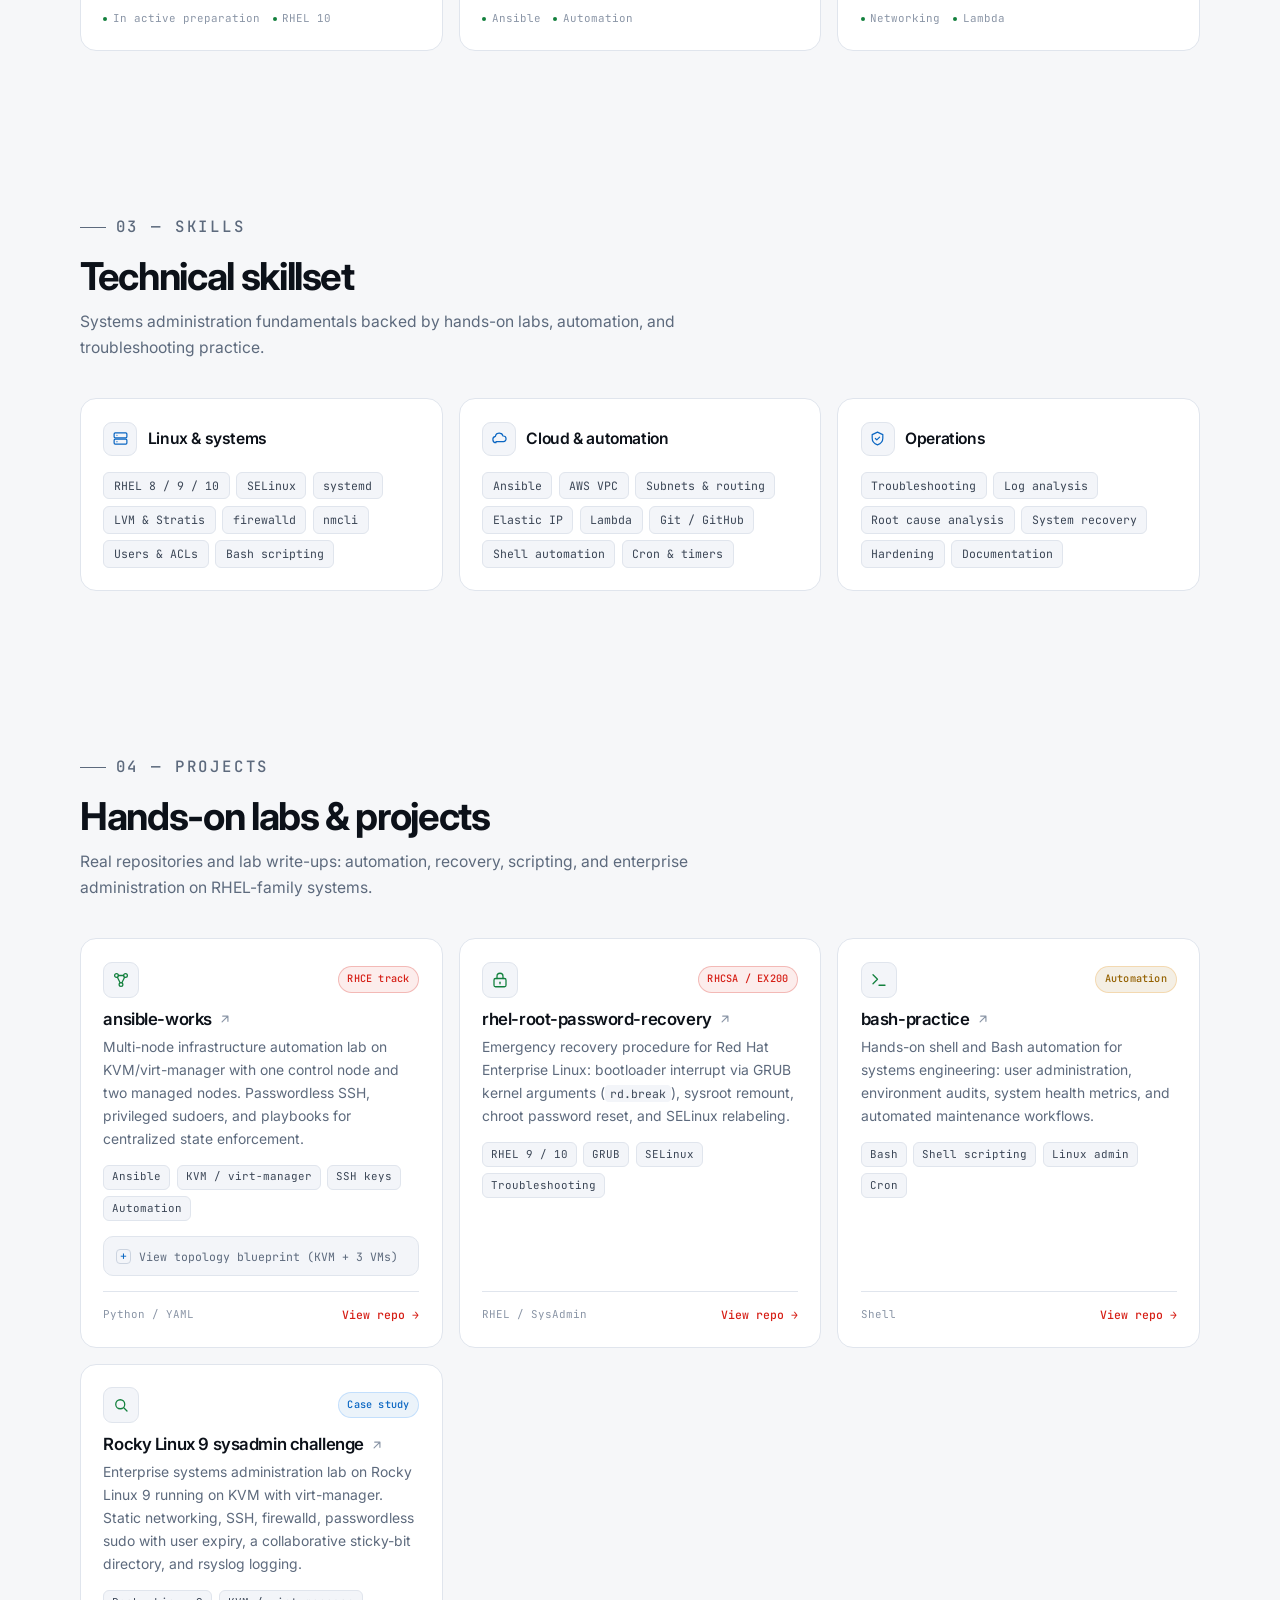
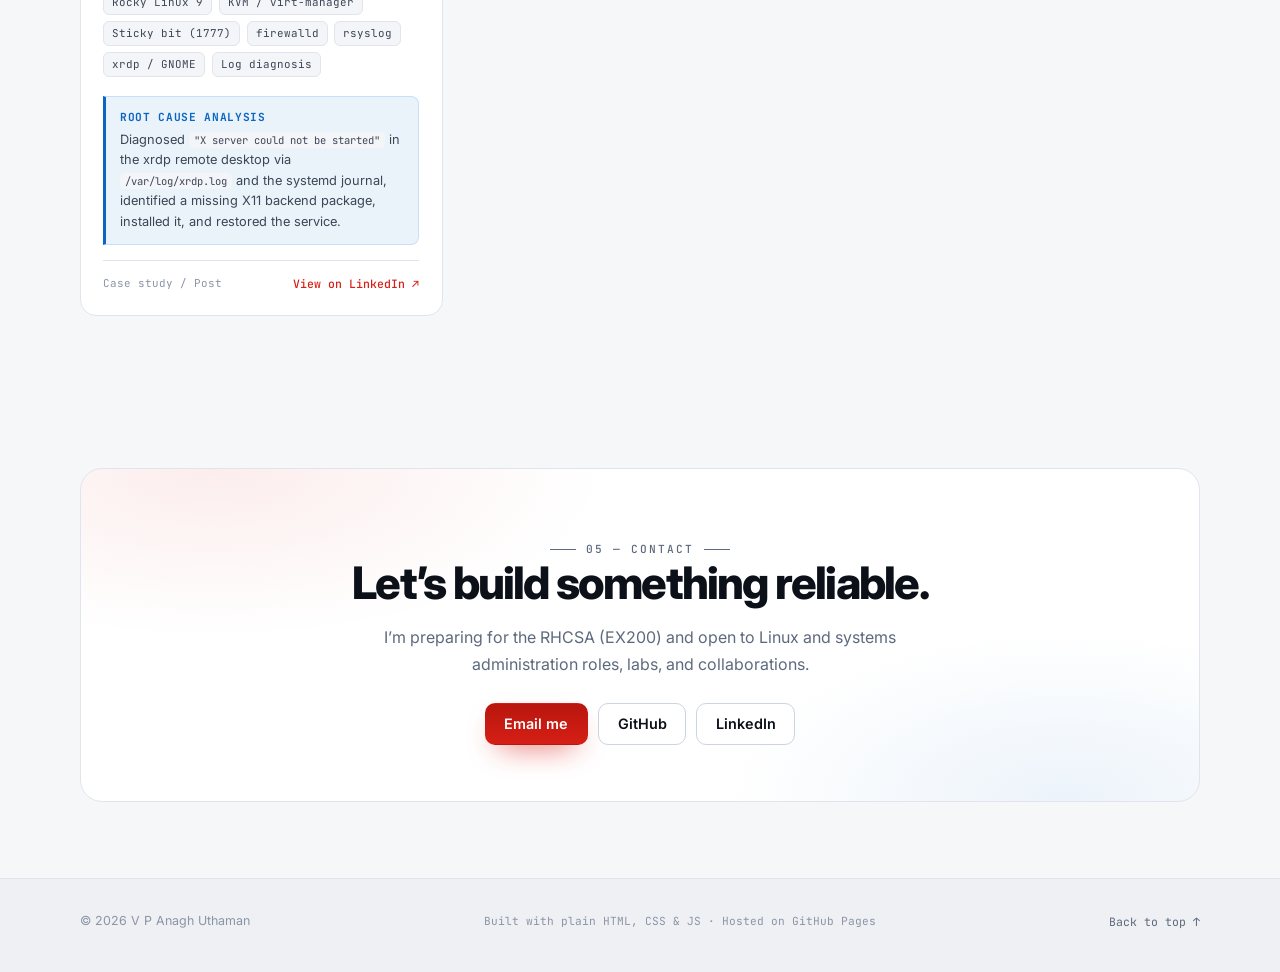
<file: anagh/index.html>
<!DOCTYPE html>
<html lang="en">
<head>
  <meta charset="UTF-8">
  <meta name="viewport" content="width=device-width, initial-scale=1.0">
  <title>V P Anagh Uthaman — Linux Systems Administration</title>
  <meta name="description" content="Portfolio of V P Anagh Uthaman: RHEL labs, SELinux, systemd, Ansible automation, Bash scripting, and RHCSA (EX200) preparation.">
  <meta name="author" content="V P Anagh Uthaman">
  <meta name="theme-color" content="#07080b">
  <meta name="color-scheme" content="dark light">
  <link rel="canonical" href="https://anakx1.github.io/anagh/">
  <meta property="og:type" content="website">
  <meta property="og:title" content="V P Anagh Uthaman — Linux Systems Administration">
  <meta property="og:description" content="RHEL labs, SELinux, systemd, Ansible automation, Bash scripting, and RHCSA (EX200) preparation.">
  <meta property="og:url" content="https://anakx1.github.io/anagh/">
  <meta name="twitter:card" content="summary_large_image">
  <link rel="icon" href="data:image/svg+xml,%3Csvg xmlns='http://www.w3.org/2000/svg' viewBox='0 0 100 100'%3E%3Crect width='100' height='100' rx='22' fill='%23e01e16'/%3E%3Ctext x='50' y='68' font-family='monospace' font-size='48' font-weight='700' fill='white' text-anchor='middle'%3EAU%3C/text%3E%3C/svg%3E">
  <link rel="preconnect" href="https://fonts.googleapis.com">
  <link rel="preconnect" href="https://fonts.gstatic.com" crossorigin>
  <link href="https://fonts.googleapis.com/css2?family=Inter:wght@400;500;600;700;800&family=JetBrains+Mono:wght@400;500;600;700&display=swap" rel="stylesheet">
  <script>
    (function () {
      var root = document.documentElement;
      root.classList.add('js');
      var theme = 'dark';
      try {
        var stored = localStorage.getItem('theme');
        if (stored === 'light' || stored === 'dark') {
          theme = stored;
        } else if (window.matchMedia('(prefers-color-scheme: light)').matches) {
          theme = 'light';
        }
      } catch (e) {}
      root.setAttribute('data-theme', theme);
    })();
  </script>
  <script type="application/ld+json">
  {
    "@context": "https://schema.org",
    "@type": "Person",
    "name": "V P Anagh Uthaman",
    "url": "https://anakx1.github.io/anagh/",
    "jobTitle": "Linux Systems Administrator",
    "knowsAbout": ["Red Hat Enterprise Linux", "SELinux", "systemd", "Ansible", "Bash", "AWS"],
    "sameAs": ["https://github.com/an9gh", "https://in.linkedin.com/in/anaghvp"]
  }
  </script>
  <link rel="stylesheet" href="assets/styles.css">
</head>
<body>
  <a class="skip-link" href="#main">Skip to content</a>

  <header class="site-header" id="site-header">
    <div class="container nav">
      <a class="brand" href="#top" aria-label="V P Anagh Uthaman — home">
        <span class="brand-mark" aria-hidden="true">AU</span>
        <span class="brand-text">Anagh <span>Uthaman</span></span>
      </a>

      <nav class="nav-links" id="nav-links" aria-label="Primary">
        <a href="#certs">Certifications</a>
        <a href="lab.html">Command Lab</a>
        <a href="#skills">Skills</a>
        <a href="#projects">Projects</a>
        <a href="#contact">Contact</a>
      </nav>

      <div class="nav-actions">
        <button class="icon-btn" id="theme-toggle" type="button" aria-label="Switch to light theme" title="Toggle theme">
          <svg class="icon-sun" viewBox="0 0 24 24" fill="none" stroke="currentColor" stroke-width="1.8" stroke-linecap="round" aria-hidden="true" focusable="false">
            <circle cx="12" cy="12" r="4"></circle>
            <path d="M12 2v2M12 20v2M4.93 4.93l1.42 1.42M17.66 17.66l1.41 1.41M2 12h2M20 12h2M4.93 19.07l1.42-1.42M17.66 6.34l1.41-1.41"></path>
          </svg>
          <svg class="icon-moon" viewBox="0 0 24 24" fill="none" stroke="currentColor" stroke-width="1.8" stroke-linecap="round" stroke-linejoin="round" aria-hidden="true" focusable="false">
            <path d="M21 12.8A9 9 0 1 1 11.2 3a7 7 0 0 0 9.8 9.8Z"></path>
          </svg>
        </button>

        <a class="btn btn-sm btn-ghost nav-github" href="https://github.com/an9gh" target="_blank" rel="noopener">
          <svg viewBox="0 0 16 16" fill="currentColor" aria-hidden="true" focusable="false">
            <path d="M8 0C3.58 0 0 3.58 0 8c0 3.54 2.29 6.53 5.47 7.59.4.07.55-.17.55-.38 0-.19-.01-.82-.01-1.49-2.01.37-2.53-.49-2.69-.94-.09-.23-.48-.94-.82-1.13-.28-.15-.68-.52-.01-.53.63-.01 1.08.58 1.23.82.72 1.21 1.87.87 2.33.66.07-.52.28-.87.51-1.07-1.78-.2-3.64-.89-3.64-3.95 0-.87.31-1.59.82-2.15-.08-.2-.36-1.02.08-2.12 0 0 .67-.21 2.2.82.64-.18 1.32-.27 2-.27.68 0 1.36.09 2 .27 1.53-1.04 2.2-.82 2.2-.82.44 1.1.16 1.92.08 2.12.51.56.82 1.27.82 2.15 0 3.07-1.87 3.75-3.65 3.95.29.25.54.73.54 1.48 0 1.07-.01 1.93-.01 2.2 0 .21.15.46.55.38A8.013 8.013 0 0 0 16 8c0-4.42-3.58-8-8-8Z"></path>
          </svg>
          GitHub
        </a>

        <button class="icon-btn menu-btn" id="menu-toggle" type="button" aria-label="Toggle navigation" aria-expanded="false" aria-controls="nav-links">
          <span></span>
          <span></span>
          <span></span>
        </button>
      </div>
    </div>
  </header>

  <main id="main">
    <section class="hero" id="top">
      <div class="container hero-grid">
        <div class="hero-copy">
          <span class="status reveal"><span class="pulse-dot" aria-hidden="true"></span> RHCSA (EX200) in preparation</span>

          <h1 class="reveal">V P Anagh<br>Uthaman<span class="accent">.</span></h1>

          <p class="hero-role reveal"><span class="prompt-mark">$</span> whoami <span class="arrow">&rarr;</span> <strong>Linux Systems Administrator</strong></p>

          <p class="hero-bio reveal">
            Linux systems administrator in training, preparing for the Red Hat <strong>RHCSA (EX200)</strong>.
            RHCE study completed. I build hands-on RHEL, Ansible, and Bash automation labs, with AWS
            networking foundations and DevOps tooling as the next step.
          </p>

          <div class="hero-actions reveal">
            <a class="btn btn-primary" href="lab.html">
              <svg viewBox="0 0 24 24" fill="none" stroke="currentColor" stroke-width="1.8" stroke-linecap="round" stroke-linejoin="round" aria-hidden="true" focusable="false">
                <polyline points="4 17 10 11 4 5"></polyline>
                <line x1="12" y1="19" x2="20" y2="19"></line>
              </svg>
              Explore the command lab
            </a>
            <a class="btn btn-ghost" href="#contact">Get in touch</a>
          </div>

          <div class="hero-socials reveal">
            <a class="social-link" href="https://github.com/an9gh" target="_blank" rel="noopener">
              <svg viewBox="0 0 16 16" fill="currentColor" aria-hidden="true" focusable="false">
                <path d="M8 0C3.58 0 0 3.58 0 8c0 3.54 2.29 6.53 5.47 7.59.4.07.55-.17.55-.38 0-.19-.01-.82-.01-1.49-2.01.37-2.53-.49-2.69-.94-.09-.23-.48-.94-.82-1.13-.28-.15-.68-.52-.01-.53.63-.01 1.08.58 1.23.82.72 1.21 1.87.87 2.33.66.07-.52.28-.87.51-1.07-1.78-.2-3.64-.89-3.64-3.95 0-.87.31-1.59.82-2.15-.08-.2-.36-1.02.08-2.12 0 0 .67-.21 2.2.82.64-.18 1.32-.27 2-.27.68 0 1.36.09 2 .27 1.53-1.04 2.2-.82 2.2-.82.44 1.1.16 1.92.08 2.12.51.56.82 1.27.82 2.15 0 3.07-1.87 3.75-3.65 3.95.29.25.54.73.54 1.48 0 1.07-.01 1.93-.01 2.2 0 .21.15.46.55.38A8.013 8.013 0 0 0 16 8c0-4.42-3.58-8-8-8Z"></path>
              </svg>
              github.com/an9gh
            </a>
            <a class="social-link" href="https://in.linkedin.com/in/anaghvp" target="_blank" rel="noopener">
              <svg viewBox="0 0 24 24" fill="currentColor" aria-hidden="true" focusable="false">
                <path d="M19 3a2 2 0 0 1 2 2v14a2 2 0 0 1-2 2H5a2 2 0 0 1-2-2V5a2 2 0 0 1 2-2h14m-.5 15.5v-5.3a3.26 3.26 0 0 0-3.26-3.26c-.85 0-1.84.52-2.28 1.3v-1.11h-2.79v8.37h2.79v-4.93c0-.77.62-1.4 1.39-1.4a1.4 1.4 0 0 1 1.4 1.4v4.93h2.75M6.46 10.9h2.79v8.37H6.46v-8.37M7.86 6.72a1.63 1.63 0 0 0-1.63 1.63c0 .9.73 1.63 1.63 1.63.9 0 1.63-.73 1.63-1.63 0-.9-.73-1.63-1.63-1.63z"></path>
              </svg>
              linkedin.com/in/anaghvp
            </a>
            <a class="social-link email-link" href="#">
              <svg viewBox="0 0 24 24" fill="none" stroke="currentColor" stroke-width="1.8" stroke-linecap="round" stroke-linejoin="round" aria-hidden="true" focusable="false">
                <rect x="3" y="5" width="18" height="14" rx="2"></rect>
                <path d="m3 7 9 6 9-6"></path>
              </svg>
              Email me
            </a>
          </div>

          <p class="hero-now reveal"><span class="pulse-dot" aria-hidden="true"></span> Currently: RHCSA (EX200) preparation &middot; Updated November 2026</p>
        </div>

        <div class="hero-terminal reveal">
          <div class="terminal-wrap">
            <div class="terminal" id="terminal-card">
              <div class="terminal-bar">
                <span class="tdot tdot-r" aria-hidden="true"></span>
                <span class="tdot tdot-y" aria-hidden="true"></span>
                <span class="tdot tdot-g" aria-hidden="true"></span>
                <span class="terminal-title">anagh@rhel-lab:~ &mdash; bash</span>
                <button class="term-clear" type="button" data-action="clear">clear</button>
              </div>

              <div class="term-chips" role="group" aria-label="Quick commands">
                <span class="chips-label">try</span>
                <button class="chip" type="button" data-cmd="help">help</button>
                <button class="chip" type="button" data-cmd="whoami">whoami</button>
                <button class="chip" type="button" data-cmd="ex200">ex200</button>
                <button class="chip" type="button" data-cmd="skills">skills</button>
                <button class="chip" type="button" data-cmd="projects">projects</button>
                <button class="chip" type="button" data-cmd="rockylab">rocky lab</button>
                <button class="chip" type="button" data-cmd="arch">topology</button>
                <button class="chip" type="button" data-cmd="certs">certs</button>
                <button class="chip" type="button" data-cmd="cat /etc/exam-tracker.conf">cat tracker</button>
              </div>

              <div class="terminal-body" id="terminal-body">
                <div id="terminal-history" role="log" aria-live="polite" aria-label="Terminal output">
                  <div class="term-welcome">
                    <span class="t-green">[ok]</span> Red Hat Enterprise Linux 10 &middot; Portfolio Shell<br>
                    Logged in as <strong>anagh</strong> &mdash; RHCSA &amp; RHCE track<br>
                    Type <span class="t-green">help</span> or tap a command above.
                  </div>
                  <div class="term-cmdline"><span class="p-user">anagh@rhel</span><span class="p-sep">:</span><span class="p-path">~</span><span class="p-sym">$</span> <span class="term-cmd">cat /etc/exam-tracker.conf</span></div>
                  <div class="term-out">[CANDIDATE_PROFILE]
Name          : V P ANAGH UTHAMAN
Track         : RHCSA &amp; RHCE (RHCE study completed)
Training      : RHEL 10 Rapid Track course (completed)
Target Exam   : EX200 (RHEL v10 Edition)
Status        : Active preparation &amp; lab testing
Focus Areas   : systemd units, storage (LVM/VDO), SELinux targeted policy, firewalld, Bash automation</div>
                </div>

                <form class="term-input-row" id="term-form" autocomplete="off">
                  <span class="p-user">anagh@rhel</span><span class="p-sep">:</span><span class="p-path">~</span><span class="p-sym">$</span>
                  <label class="sr-only" for="terminal-input">Terminal command</label>
                  <input id="terminal-input" type="text" placeholder="type a command..." autocomplete="off" autocorrect="off" autocapitalize="off" spellcheck="false">
                  <button class="term-run" type="submit" aria-label="Run command">run</button>
                </form>
              </div>
            </div>
          </div>
        </div>
      </div>
    </section>

    <div class="tech-strip" aria-hidden="true">
      <div class="tech-track">
        <div class="tech-inner">
          <span>RHEL 8 / 9 / 10</span><span class="sep"></span>
          <span>SELinux</span><span class="sep"></span>
          <span>systemd</span><span class="sep"></span>
          <span>LVM &amp; Stratis</span><span class="sep"></span>
          <span>Bash</span><span class="sep"></span>
          <span>Ansible</span><span class="sep"></span>
          <span>firewalld</span><span class="sep"></span>
          <span>nmcli</span><span class="sep"></span>
          <span>AWS</span><span class="sep"></span>
          <span>Git</span><span class="sep"></span>
          <span>Troubleshooting</span><span class="sep"></span>
        </div>
        <div class="tech-inner">
          <span>RHEL 8 / 9 / 10</span><span class="sep"></span>
          <span>SELinux</span><span class="sep"></span>
          <span>systemd</span><span class="sep"></span>
          <span>LVM &amp; Stratis</span><span class="sep"></span>
          <span>Bash</span><span class="sep"></span>
          <span>Ansible</span><span class="sep"></span>
          <span>firewalld</span><span class="sep"></span>
          <span>nmcli</span><span class="sep"></span>
          <span>AWS</span><span class="sep"></span>
          <span>Git</span><span class="sep"></span>
          <span>Troubleshooting</span><span class="sep"></span>
        </div>
      </div>
    </div>

    <section class="stats-section" aria-label="Quick facts">
      <div class="container">
        <div class="stats">
          <div class="stat reveal">
            <span class="stat-value">8<span class="unit">/</span>9<span class="unit">/</span>10</span>
            <span class="stat-label">RHEL generations</span>
          </div>
          <div class="stat reveal">
            <span class="stat-value">4<span class="unit">+</span></span>
            <span class="stat-label">Hands-on labs</span>
          </div>
          <div class="stat reveal">
            <span class="stat-value">EX200</span>
            <span class="stat-label">Target certification</span>
          </div>
          <div class="stat reveal">
            <span class="stat-value">RHCE</span>
            <span class="stat-label">Study completed</span>
          </div>
        </div>
      </div>
    </section>

    <section class="section" id="certs" data-spy>
      <div class="container">
        <div class="section-head reveal">
          <p class="kicker">01 &mdash; Certifications</p>
          <h2>Certification roadmap</h2>
          <p>Focused on enterprise Linux administration, with automation and cloud fundamentals building on top.</p>
        </div>

        <div class="cert-grid">
          <article class="cert-card card reveal">
            <div class="cert-top">
              <span class="cert-icon" aria-hidden="true">
                <svg viewBox="0 0 24 24" fill="none" stroke="currentColor" stroke-width="1.7" stroke-linecap="round" stroke-linejoin="round" focusable="false">
                  <path d="M12 3 4.5 6.5v5.2c0 4.7 3.2 7.8 7.5 9.3 4.3-1.5 7.5-4.6 7.5-9.3V6.5L12 3Z"></path>
                  <path d="m9 12 2 2 4-4"></path>
                </svg>
              </span>
              <span class="badge badge-red">Target exam</span>
            </div>
            <h3>EX200 &mdash; RHCSA</h3>
            <p class="cert-sub">Red Hat Enterprise Linux 10</p>
            <p class="cert-desc">Core RHEL administration: services, storage, SELinux, networking, users, and containerized workflows. RHEL 10 Rapid Track course completed.</p>
            <ul class="meta-list">
              <li>In active preparation</li>
              <li>RHEL 10</li>
            </ul>
          </article>

          <article class="cert-card card reveal">
            <div class="cert-top">
              <span class="cert-icon" aria-hidden="true">
                <svg viewBox="0 0 24 24" fill="none" stroke="currentColor" stroke-width="1.7" stroke-linecap="round" stroke-linejoin="round" focusable="false">
                  <rect x="3" y="4" width="18" height="7" rx="1.5"></rect>
                  <rect x="3" y="13" width="18" height="7" rx="1.5"></rect>
                  <path d="M7 7.5h.01M7 16.5h.01"></path>
                </svg>
              </span>
              <span class="badge badge-green">Study completed</span>
            </div>
            <h3>RHCE track</h3>
            <p class="cert-sub">Red Hat Certified Engineer</p>
            <p class="cert-desc">Ansible automation, system recovery, and service hardening on top of Enterprise Linux administration.</p>
            <ul class="meta-list">
              <li>Ansible</li>
              <li>Automation</li>
            </ul>
          </article>

          <article class="cert-card card reveal">
            <div class="cert-top">
              <span class="cert-icon" aria-hidden="true">
                <svg viewBox="0 0 24 24" fill="none" stroke="currentColor" stroke-width="1.7" stroke-linecap="round" stroke-linejoin="round" focusable="false">
                  <path d="M7 18a4.5 4.5 0 0 1-.8-8.9A5.5 5.5 0 0 1 17 8.5a4 4 0 0 1 .5 8H7Z"></path>
                </svg>
              </span>
              <span class="badge badge-amber">Foundations</span>
            </div>
            <h3>AWS fundamentals</h3>
            <p class="cert-sub">Cloud &amp; networking basics</p>
            <p class="cert-desc">VPC, subnets, Elastic IP, routing, and Lambda fundamentals. DevOps tooling is the next area of study.</p>
            <ul class="meta-list">
              <li>Networking</li>
              <li>Lambda</li>
            </ul>
          </article>
        </div>
      </div>
    </section>

    <section class="section" id="skills" data-spy>
      <div class="container">
        <div class="section-head reveal">
          <p class="kicker">03 &mdash; Skills</p>
          <h2>Technical skillset</h2>
          <p>Systems administration fundamentals backed by hands-on labs, automation, and troubleshooting practice.</p>
        </div>

        <div class="skill-grid">
          <article class="skill-card card reveal">
            <div class="skill-head">
              <span class="skill-icon" aria-hidden="true">
                <svg viewBox="0 0 24 24" fill="none" stroke="currentColor" stroke-width="1.7" stroke-linecap="round" stroke-linejoin="round" focusable="false">
                  <rect x="3" y="4" width="18" height="7" rx="1.5"></rect>
                  <rect x="3" y="13" width="18" height="7" rx="1.5"></rect>
                  <path d="M7 7.5h.01M7 16.5h.01"></path>
                </svg>
              </span>
              <h3>Linux &amp; systems</h3>
            </div>
            <ul class="pill-list">
              <li class="pill">RHEL 8 / 9 / 10</li>
              <li class="pill">SELinux</li>
              <li class="pill">systemd</li>
              <li class="pill">LVM &amp; Stratis</li>
              <li class="pill">firewalld</li>
              <li class="pill">nmcli</li>
              <li class="pill">Users &amp; ACLs</li>
              <li class="pill">Bash scripting</li>
            </ul>
          </article>

          <article class="skill-card card reveal">
            <div class="skill-head">
              <span class="skill-icon" aria-hidden="true">
                <svg viewBox="0 0 24 24" fill="none" stroke="currentColor" stroke-width="1.7" stroke-linecap="round" stroke-linejoin="round" focusable="false">
                  <path d="M7 18a4.5 4.5 0 0 1-.8-8.9A5.5 5.5 0 0 1 17 8.5a4 4 0 0 1 .5 8H7Z"></path>
                </svg>
              </span>
              <h3>Cloud &amp; automation</h3>
            </div>
            <ul class="pill-list">
              <li class="pill">Ansible</li>
              <li class="pill">AWS VPC</li>
              <li class="pill">Subnets &amp; routing</li>
              <li class="pill">Elastic IP</li>
              <li class="pill">Lambda</li>
              <li class="pill">Git / GitHub</li>
              <li class="pill">Shell automation</li>
              <li class="pill">Cron &amp; timers</li>
            </ul>
          </article>

          <article class="skill-card card reveal">
            <div class="skill-head">
              <span class="skill-icon" aria-hidden="true">
                <svg viewBox="0 0 24 24" fill="none" stroke="currentColor" stroke-width="1.7" stroke-linecap="round" stroke-linejoin="round" focusable="false">
                  <path d="M12 3 4.5 6.5v5.2c0 4.7 3.2 7.8 7.5 9.3 4.3-1.5 7.5-4.6 7.5-9.3V6.5L12 3Z"></path>
                  <path d="m9 12 2 2 4-4"></path>
                </svg>
              </span>
              <h3>Operations</h3>
            </div>
            <ul class="pill-list">
              <li class="pill">Troubleshooting</li>
              <li class="pill">Log analysis</li>
              <li class="pill">Root cause analysis</li>
              <li class="pill">System recovery</li>
              <li class="pill">Hardening</li>
              <li class="pill">Documentation</li>
            </ul>
          </article>
        </div>
      </div>
    </section>

    <section class="section" id="projects" data-spy>
      <div class="container">
        <div class="section-head reveal">
          <p class="kicker">04 &mdash; Projects</p>
          <h2>Hands-on labs &amp; projects</h2>
          <p>Real repositories and lab write-ups: automation, recovery, scripting, and enterprise administration on RHEL-family systems.</p>
        </div>

        <div class="project-grid">
          <article class="project-card card reveal">
            <div class="project-top">
              <span class="project-icon" aria-hidden="true">
                <svg viewBox="0 0 24 24" fill="none" stroke="currentColor" stroke-width="1.7" stroke-linecap="round" stroke-linejoin="round" focusable="false">
                  <circle cx="6" cy="6" r="2.5"></circle>
                  <circle cx="18" cy="6" r="2.5"></circle>
                  <circle cx="12" cy="18" r="2.5"></circle>
                  <path d="M8.5 6h7M7.2 8.2l3.6 7.6M16.8 8.2l-3.6 7.6"></path>
                </svg>
              </span>
              <span class="badge badge-red">RHCE track</span>
            </div>
            <h3 class="project-title">
              <a href="https://github.com/an9gh/ansible-works" target="_blank" rel="noopener">
                ansible-works
                <svg viewBox="0 0 24 24" fill="none" stroke="currentColor" stroke-width="2" stroke-linecap="round" stroke-linejoin="round" aria-hidden="true" focusable="false">
                  <path d="M7 17 17 7M8 7h9v9"></path>
                </svg>
              </a>
            </h3>
            <p class="project-desc">Multi-node infrastructure automation lab on KVM/virt-manager with one control node and two managed nodes. Passwordless SSH, privileged sudoers, and playbooks for centralized state enforcement.</p>
            <ul class="pill-list pill-list--sm">
              <li class="pill">Ansible</li>
              <li class="pill">KVM / virt-manager</li>
              <li class="pill">SSH keys</li>
              <li class="pill">Automation</li>
            </ul>

            <details class="topology">
              <summary>View topology blueprint (KVM + 3 VMs)</summary>
              <div class="topology-body">
                <svg viewBox="0 0 600 280" xmlns="http://www.w3.org/2000/svg" role="img" aria-label="Ansible lab topology: one control node connected over passwordless SSH to two managed nodes on a KVM subnet">
                  <rect x="8" y="8" width="584" height="264" rx="8" fill="#0d1117" stroke="#30363d" stroke-dasharray="4 4"></rect>
                  <text x="22" y="26" fill="#8b949e" font-family="monospace" font-size="11" font-weight="bold">KVM / virt-manager Subnet (192.168.122.0/24)</text>
                  <path d="M 300 115 L 300 142 L 150 142 L 150 166" fill="none" stroke="#58a6ff" stroke-width="2"></path>
                  <polygon points="150,172 146,164 154,164" fill="#58a6ff"></polygon>
                  <path d="M 300 115 L 300 142 L 450 142 L 450 166" fill="none" stroke="#58a6ff" stroke-width="2"></path>
                  <polygon points="450,172 446,164 454,164" fill="#58a6ff"></polygon>
                  <text x="300" y="136" fill="#7ee787" font-family="monospace" font-size="10" text-anchor="middle">Passwordless SSH (Port 22 / Key Auth)</text>
                  <rect x="190" y="38" width="220" height="74" rx="6" fill="#161b22" stroke="#58a6ff" stroke-width="1.5"></rect>
                  <text x="300" y="58" fill="#58a6ff" font-family="monospace" font-size="12" font-weight="bold" text-anchor="middle">Ansible Control Node</text>
                  <text x="300" y="76" fill="#c9d1d9" font-family="monospace" font-size="10" text-anchor="middle">IP: 192.168.122.10 / Ubuntu Server</text>
                  <text x="300" y="94" fill="#8b949e" font-family="monospace" font-size="9" text-anchor="middle">ansible-playbook / id_ed25519</text>
                  <rect x="35" y="172" width="230" height="84" rx="6" fill="#161b22" stroke="#30363d" stroke-width="1.5"></rect>
                  <text x="150" y="192" fill="#f0f6fc" font-family="monospace" font-size="11" font-weight="bold" text-anchor="middle">Managed Node 1 (ubuntu-node1)</text>
                  <text x="150" y="210" fill="#c9d1d9" font-family="monospace" font-size="10" text-anchor="middle">IP: 192.168.122.21</text>
                  <text x="150" y="226" fill="#8b949e" font-family="monospace" font-size="9" text-anchor="middle">User: automation (sudo NOPASSWD)</text>
                  <text x="150" y="242" fill="#7ee787" font-family="monospace" font-size="9" text-anchor="middle">Auth: ~/.ssh/authorized_keys</text>
                  <rect x="335" y="172" width="230" height="84" rx="6" fill="#161b22" stroke="#30363d" stroke-width="1.5"></rect>
                  <text x="450" y="192" fill="#f0f6fc" font-family="monospace" font-size="11" font-weight="bold" text-anchor="middle">Managed Node 2 (ubuntu-node2)</text>
                  <text x="450" y="210" fill="#c9d1d9" font-family="monospace" font-size="10" text-anchor="middle">IP: 192.168.122.22</text>
                  <text x="450" y="226" fill="#8b949e" font-family="monospace" font-size="9" text-anchor="middle">User: automation (sudo NOPASSWD)</text>
                  <text x="450" y="242" fill="#7ee787" font-family="monospace" font-size="9" text-anchor="middle">Auth: ~/.ssh/authorized_keys</text>
                </svg>
              </div>
            </details>

            <div class="project-foot">
              <span class="mono-dim">Python / YAML</span>
              <a class="text-link" href="https://github.com/an9gh/ansible-works" target="_blank" rel="noopener">View repo &rarr;</a>
            </div>
          </article>

          <article class="project-card card reveal">
            <div class="project-top">
              <span class="project-icon" aria-hidden="true">
                <svg viewBox="0 0 24 24" fill="none" stroke="currentColor" stroke-width="1.7" stroke-linecap="round" stroke-linejoin="round" focusable="false">
                  <rect x="4" y="10" width="16" height="11" rx="2"></rect>
                  <path d="M8 10V7a4 4 0 0 1 8 0v3"></path>
                  <path d="M12 15v2"></path>
                </svg>
              </span>
              <span class="badge badge-red">RHCSA / EX200</span>
            </div>
            <h3 class="project-title">
              <a href="https://github.com/an9gh/rhel-root-password-recovery" target="_blank" rel="noopener">
                rhel-root-password-recovery
                <svg viewBox="0 0 24 24" fill="none" stroke="currentColor" stroke-width="2" stroke-linecap="round" stroke-linejoin="round" aria-hidden="true" focusable="false">
                  <path d="M7 17 17 7M8 7h9v9"></path>
                </svg>
              </a>
            </h3>
            <p class="project-desc">Emergency recovery procedure for Red Hat Enterprise Linux: bootloader interrupt via GRUB kernel arguments (<code>rd.break</code>), sysroot remount, chroot password reset, and SELinux relabeling.</p>
            <ul class="pill-list pill-list--sm">
              <li class="pill">RHEL 9 / 10</li>
              <li class="pill">GRUB</li>
              <li class="pill">SELinux</li>
              <li class="pill">Troubleshooting</li>
            </ul>
            <div class="project-foot">
              <span class="mono-dim">RHEL / SysAdmin</span>
              <a class="text-link" href="https://github.com/an9gh/rhel-root-password-recovery" target="_blank" rel="noopener">View repo &rarr;</a>
            </div>
          </article>

          <article class="project-card card reveal">
            <div class="project-top">
              <span class="project-icon" aria-hidden="true">
                <svg viewBox="0 0 24 24" fill="none" stroke="currentColor" stroke-width="1.7" stroke-linecap="round" stroke-linejoin="round" focusable="false">
                  <polyline points="4 17 10 11 4 5"></polyline>
                  <line x1="12" y1="19" x2="20" y2="19"></line>
                </svg>
              </span>
              <span class="badge badge-amber">Automation</span>
            </div>
            <h3 class="project-title">
              <a href="https://github.com/an9gh/bash-practice" target="_blank" rel="noopener">
                bash-practice
                <svg viewBox="0 0 24 24" fill="none" stroke="currentColor" stroke-width="2" stroke-linecap="round" stroke-linejoin="round" aria-hidden="true" focusable="false">
                  <path d="M7 17 17 7M8 7h9v9"></path>
                </svg>
              </a>
            </h3>
            <p class="project-desc">Hands-on shell and Bash automation for systems engineering: user administration, environment audits, system health metrics, and automated maintenance workflows.</p>
            <ul class="pill-list pill-list--sm">
              <li class="pill">Bash</li>
              <li class="pill">Shell scripting</li>
              <li class="pill">Linux admin</li>
              <li class="pill">Cron</li>
            </ul>
            <div class="project-foot">
              <span class="mono-dim">Shell</span>
              <a class="text-link" href="https://github.com/an9gh/bash-practice" target="_blank" rel="noopener">View repo &rarr;</a>
            </div>
          </article>

          <article class="project-card card reveal">
            <div class="project-top">
              <span class="project-icon" aria-hidden="true">
                <svg viewBox="0 0 24 24" fill="none" stroke="currentColor" stroke-width="1.7" stroke-linecap="round" stroke-linejoin="round" focusable="false">
                  <circle cx="11" cy="11" r="6"></circle>
                  <path d="m16 16 4 4"></path>
                </svg>
              </span>
              <span class="badge badge-cyan">Case study</span>
            </div>
            <h3 class="project-title">
              <a href="https://www.linkedin.com/posts/anaghvp_linux-rhcsa-rockylinux-activity-7519253979063549952-A6JP" target="_blank" rel="noopener">
                Rocky Linux 9 sysadmin challenge
                <svg viewBox="0 0 24 24" fill="none" stroke="currentColor" stroke-width="2" stroke-linecap="round" stroke-linejoin="round" aria-hidden="true" focusable="false">
                  <path d="M7 17 17 7M8 7h9v9"></path>
                </svg>
              </a>
            </h3>
            <p class="project-desc">Enterprise systems administration lab on Rocky Linux 9 running on KVM with virt-manager. Static networking, SSH, firewalld, passwordless sudo with user expiry, a collaborative sticky-bit directory, and rsyslog logging.</p>
            <ul class="pill-list pill-list--sm">
              <li class="pill">Rocky Linux 9</li>
              <li class="pill">KVM / virt-manager</li>
              <li class="pill">Sticky bit (1777)</li>
              <li class="pill">firewalld</li>
              <li class="pill">rsyslog</li>
              <li class="pill">xrdp / GNOME</li>
              <li class="pill">Log diagnosis</li>
            </ul>
            <div class="callout">
              <strong>Root cause analysis</strong>
              Diagnosed <code>"X server could not be started"</code> in the xrdp remote desktop via <code>/var/log/xrdp.log</code> and the systemd journal, identified a missing X11 backend package, installed it, and restored the service.
            </div>
            <div class="project-foot">
              <span class="mono-dim">Case study / Post</span>
              <a class="text-link" href="https://www.linkedin.com/posts/anaghvp_linux-rhcsa-rockylinux-activity-7519253979063549952-A6JP" target="_blank" rel="noopener">View on LinkedIn &nearr;</a>
            </div>
          </article>
        </div>
      </div>
    </section>

    <section class="section" id="contact" data-spy>
      <div class="container">
        <div class="cta reveal">
          <p class="kicker">05 &mdash; Contact</p>
          <h2>Let&rsquo;s build something reliable.</h2>
          <p>I&rsquo;m preparing for the RHCSA (EX200) and open to Linux and systems administration roles, labs, and collaborations.</p>
          <div class="cta-actions">
            <a class="btn btn-primary email-link" href="#">Email me</a>
            <a class="btn btn-ghost" href="https://github.com/an9gh" target="_blank" rel="noopener">GitHub</a>
            <a class="btn btn-ghost" href="https://in.linkedin.com/in/anaghvp" target="_blank" rel="noopener">LinkedIn</a>
          </div>
        </div>
      </div>
    </section>
  </main>

  <footer class="site-footer">
    <div class="container footer-inner">
      <p>&copy; 2026 V P Anagh Uthaman</p>
      <p class="mono-dim">Built with plain HTML, CSS &amp; JS &middot; Hosted on GitHub Pages</p>
      <a class="back-top" href="#top">Back to top &uarr;</a>
    </div>
  </footer>


  <script src="assets/site.js" defer></script>
</body>
</html>
</file>
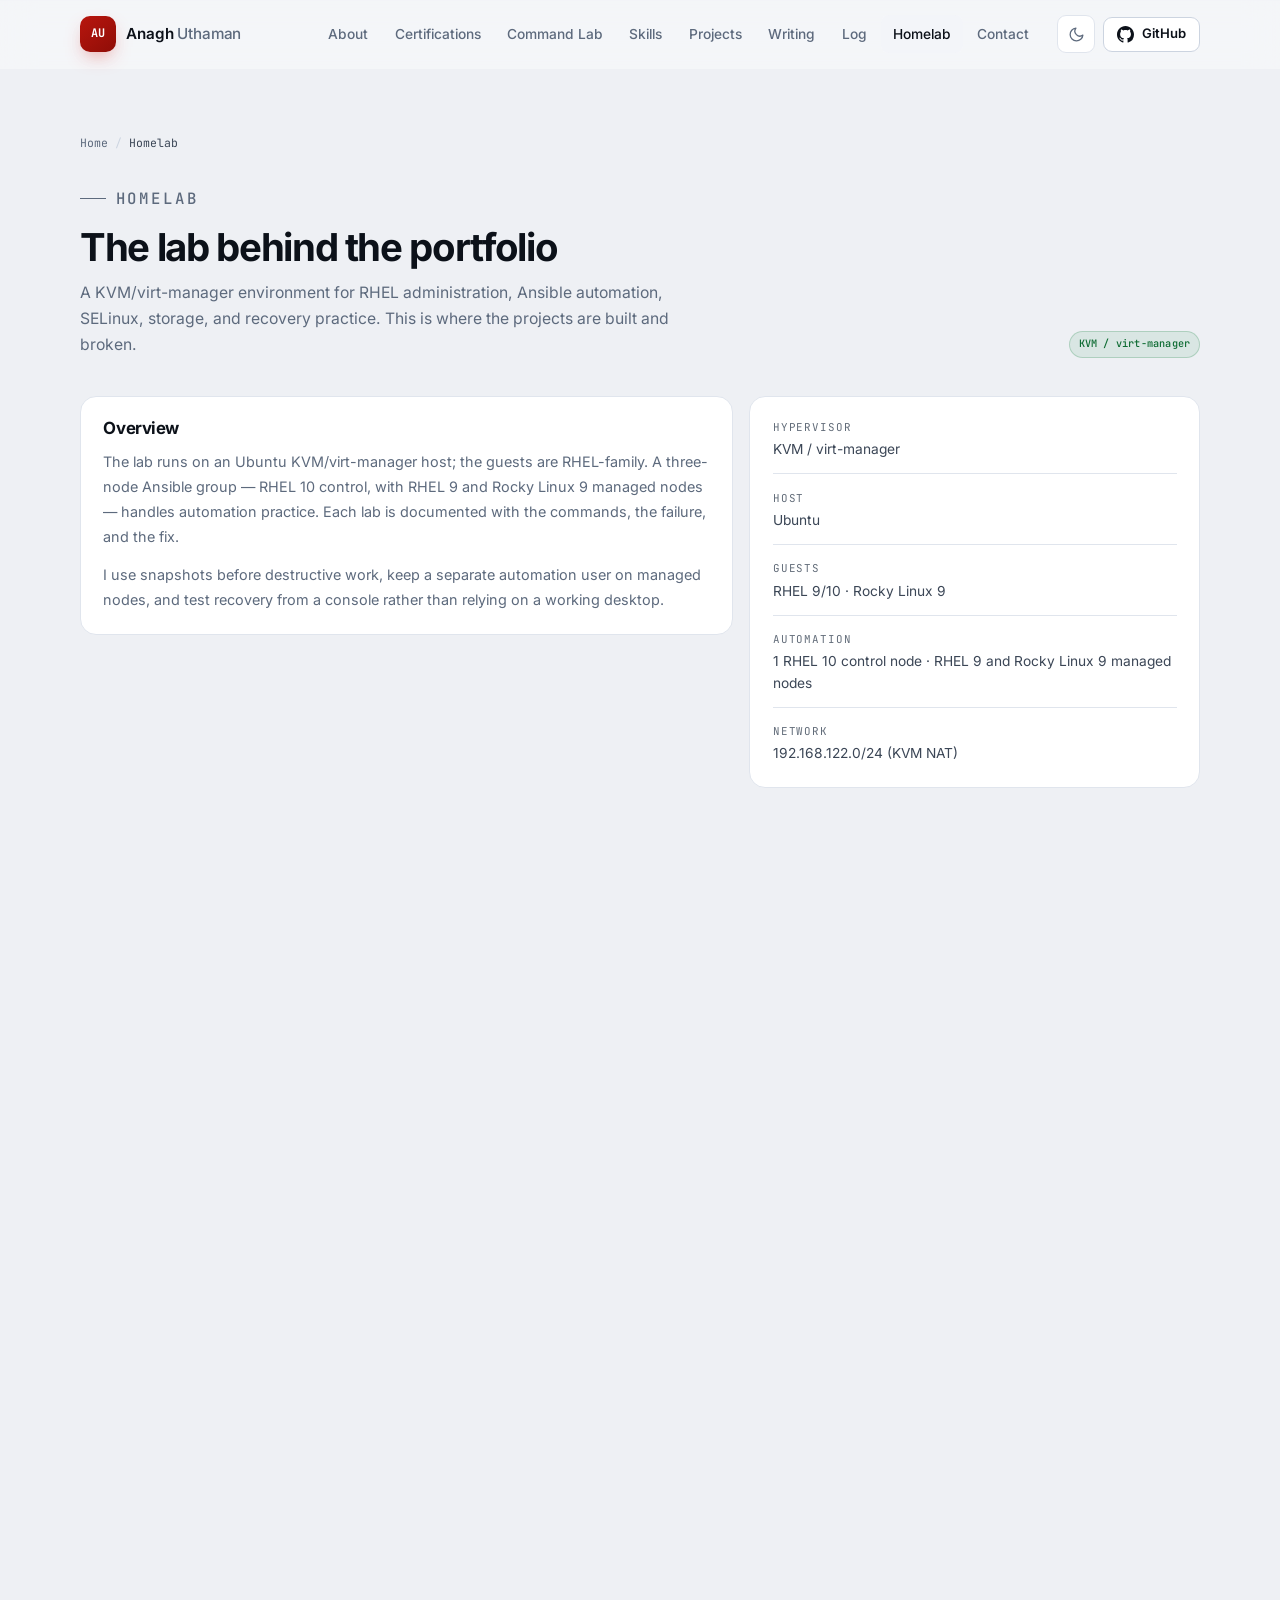
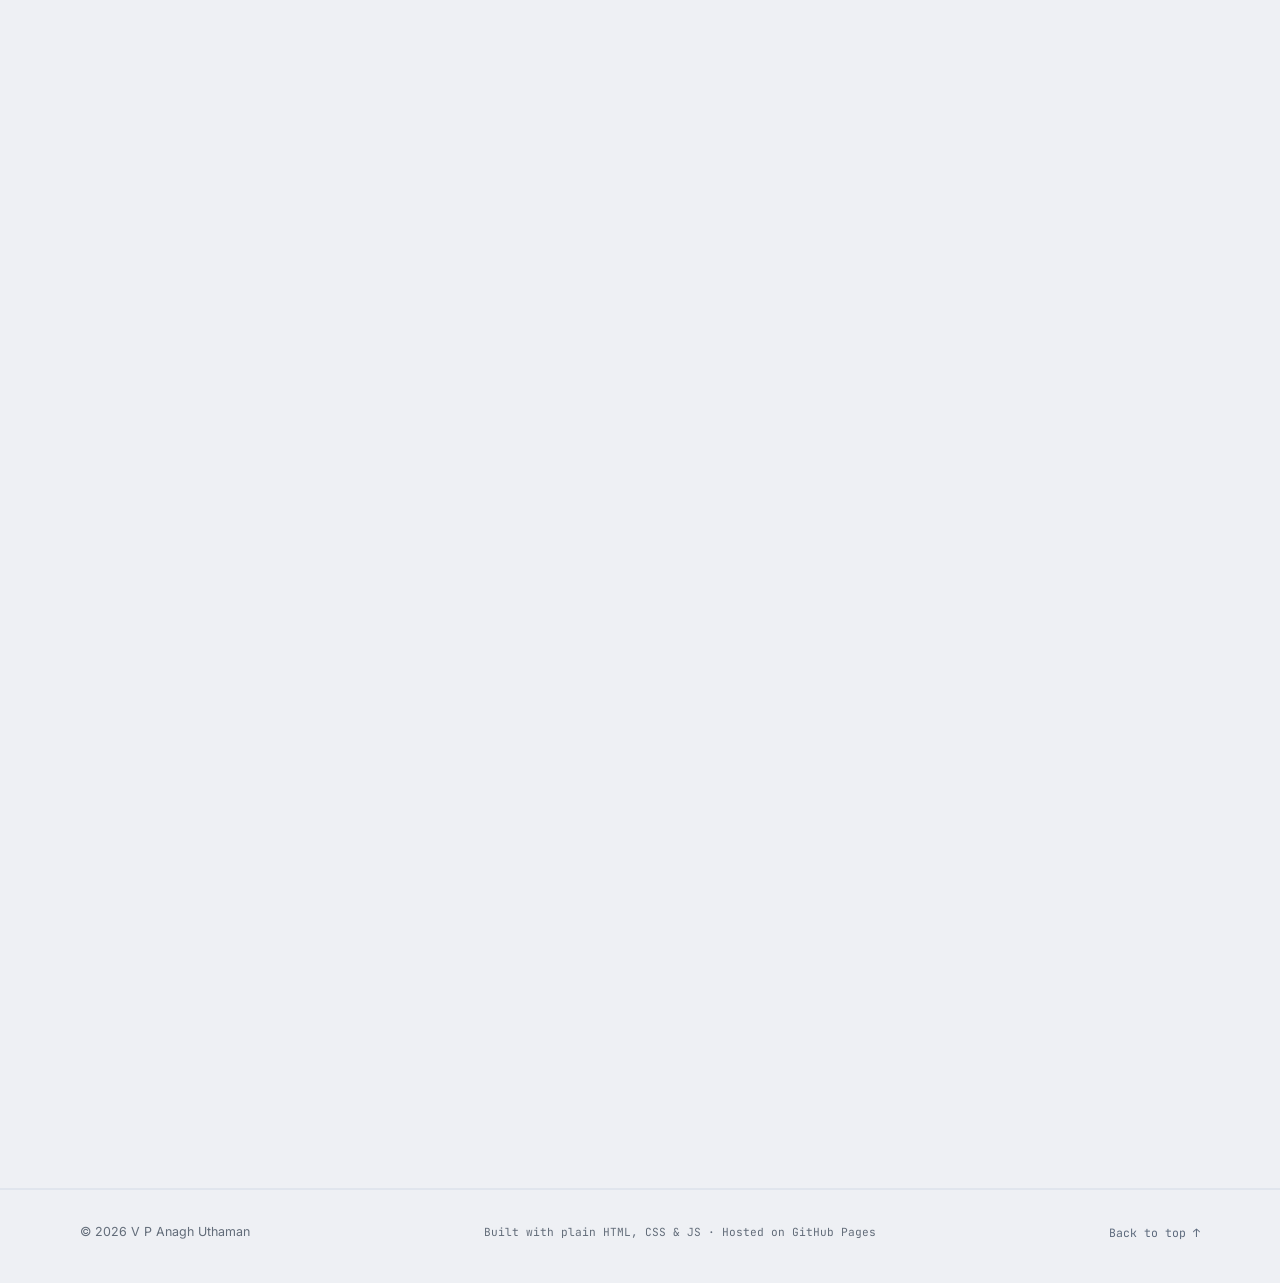
<file: homelab.html>
<!DOCTYPE html>
<html lang="en">
<head>
  <meta charset="UTF-8">
  <meta http-equiv="Content-Security-Policy" content="default-src 'self'; script-src 'self'; style-src 'self'; font-src 'self'; img-src 'self' data:; connect-src 'self'; manifest-src 'self'; object-src 'none'; frame-src 'none'; media-src 'none'; worker-src 'none'; base-uri 'self'; form-action 'self'">
  <meta name="referrer" content="strict-origin-when-cross-origin">
  <meta name="viewport" content="width=device-width, initial-scale=1.0">
  <title>Homelab | V P Anagh Uthaman</title>
  <meta name="description" content="KVM/virt-manager homelab notes: Rocky Linux 9 and RHEL 9/10 guests, RHEL-family Ansible control and managed nodes, SELinux, storage, systemd, and recovery practice.">
  <meta name="author" content="V P Anagh Uthaman">
  <meta name="theme-color" content="#07080b">
  <meta name="color-scheme" content="dark light">
  <link rel="canonical" href="https://anakx1.github.io/anagh/homelab.html">
  <meta property="og:type" content="website">
  <meta property="og:site_name" content="V P Anagh Uthaman">
  <meta property="og:locale" content="en_IN">
  <meta property="og:title" content="Homelab | V P Anagh Uthaman">
  <meta property="og:description" content="KVM/virt-manager homelab notes: Rocky Linux 9 and RHEL 9/10 guests, RHEL-family Ansible control and managed nodes, SELinux, storage, systemd, and recovery practice.">
  <meta property="og:url" content="https://anakx1.github.io/anagh/homelab.html">
  <meta property="og:image" content="https://anakx1.github.io/anagh/assets/og-card.png">
  <meta property="og:image:alt" content="V P Anagh Uthaman — Linux homelab">
  <meta name="twitter:card" content="summary_large_image">
  <meta name="twitter:title" content="Homelab | V P Anagh Uthaman">
  <meta name="twitter:description" content="KVM/virt-manager homelab notes: Rocky Linux 9 and RHEL 9/10 guests, RHEL-family Ansible control and managed nodes, SELinux, storage, systemd, and recovery practice.">
  <meta name="twitter:image" content="https://anakx1.github.io/anagh/assets/og-card.png">
  <link rel="icon" href="data:image/svg+xml,%3Csvg xmlns='http://www.w3.org/2000/svg' viewBox='0 0 100 100'%3E%3Crect width='100' height='100' rx='22' fill='%23e01e16'/%3E%3Ctext x='50' y='68' font-family='monospace' font-size='48' font-weight='700' fill='white' text-anchor='middle'%3EAU%3C/text%3E%3C/svg%3E">
  <link rel="apple-touch-icon" href="assets/apple-touch-icon.png">
  <link rel="manifest" href="site.webmanifest">
  <link rel="preload" href="assets/fonts/inter-latin-var.woff2" as="font" type="font/woff2" crossorigin>
  <link rel="stylesheet" href="assets/fonts.css">
  <script src="assets/theme.js"></script>
  <link rel="stylesheet" href="assets/styles.css">
</head>
<body>
  <a class="skip-link" href="#main">Skip to content</a>

  <header class="site-header" id="site-header">
    <div class="container nav">
      <a class="brand" href="index.html" aria-label="AU Anagh Uthaman — home">
        <span class="brand-mark" aria-hidden="true">AU</span>
        <span class="brand-text">Anagh <span>Uthaman</span></span>
      </a>

      <nav class="nav-links" id="nav-links" aria-label="Primary">
        <a href="index.html#about">About</a>
        <a href="index.html#certs">Certifications</a>
        <a href="lab.html">Command Lab</a>
        <a href="index.html#skills">Skills</a>
        <a href="index.html#projects">Projects</a>
        <a href="writing.html">Writing</a>
        <a href="log.html">Log</a>
        <a href="homelab.html" class="is-active" aria-current="page">Homelab</a>
        <a href="index.html#contact">Contact</a>
      </nav>

      <div class="nav-actions">
        <button class="icon-btn" id="theme-toggle" type="button" aria-label="Switch to light theme" title="Toggle theme">
          <svg class="icon-sun" viewBox="0 0 24 24" fill="none" stroke="currentColor" stroke-width="1.8" stroke-linecap="round" aria-hidden="true" focusable="false">
            <circle cx="12" cy="12" r="4"></circle>
            <path d="M12 2v2M12 20v2M4.93 4.93l1.42 1.42M17.66 17.66l1.41 1.41M2 12h2M20 12h2M4.93 19.07l1.42-1.42M17.66 6.34l1.41-1.41"></path>
          </svg>
          <svg class="icon-moon" viewBox="0 0 24 24" fill="none" stroke="currentColor" stroke-width="1.8" stroke-linecap="round" stroke-linejoin="round" aria-hidden="true" focusable="false">
            <path d="M21 12.8A9 9 0 1 1 11.2 3a7 7 0 0 0 9.8 9.8Z"></path>
          </svg>
        </button>

        <a class="btn btn-sm btn-ghost nav-github" href="https://github.com/an9gh" target="_blank" rel="noopener me">
          <svg viewBox="0 0 16 16" fill="currentColor" aria-hidden="true" focusable="false">
            <path d="M8 0C3.58 0 0 3.58 0 8c0 3.54 2.29 6.53 5.47 7.59.4.07.55-.17.55-.38 0-.19-.01-.82-.01-1.49-2.01.37-2.53-.49-2.69-.94-.09-.23-.48-.94-.82-1.13-.28-.15-.68-.52-.01-.53.63-.01 1.08.58 1.23.82.72 1.21 1.87.87 2.33.66.07-.52.28-.87.51-1.07-1.78-.2-3.64-.89-3.64-3.95 0-.87.31-1.59.82-2.15-.08-.2-.36-1.02.08-2.12 0 0 .67-.21 2.2.82.64-.18 1.32-.27 2-.27.68 0 1.36.09 2 .27 1.53-1.04 2.2-.82 2.2-.82.44 1.1.16 1.92.08 2.12.51.56.82 1.27.82 2.15 0 3.07-1.87 3.75-3.65 3.95.29.25.54.73.54 1.48 0 1.07-.01 1.93-.01 2.2 0 .21.15.46.55.38A8.013 8.013 0 0 0 16 8c0-4.42-3.58-8-8-8Z"></path>
          </svg>
          GitHub
        </a>

        <button class="icon-btn menu-btn" id="menu-toggle" type="button" aria-label="Toggle navigation" aria-expanded="false" aria-controls="nav-links">
          <span></span>
          <span></span>
          <span></span>
        </button>
      </div>
    </div>
  </header>

  <main id="main">
    <section class="section section--lab section--page" id="homelab">
      <div class="container">
        <nav class="breadcrumb reveal" aria-label="Breadcrumb">
          <a href="index.html">Home</a>
          <span class="sep" aria-hidden="true">/</span>
          <span aria-current="page">Homelab</span>
        </nav>

        <div class="section-head section-head--row reveal">
          <div>
            <p class="kicker">Homelab</p>
            <h1>The lab behind the portfolio</h1>
            <p>A KVM/virt-manager environment for RHEL administration, Ansible automation, SELinux, storage, and recovery practice. This is where the projects are built and broken.</p>
          </div>
          <span class="badge badge-green">KVM / virt-manager</span>
        </div>

        <div class="homelab-grid">
          <article class="card reveal">
            <h2 class="homelab-title">Overview</h2>
            <p>The lab runs on an Ubuntu KVM/virt-manager host; the guests are RHEL-family. A three-node Ansible group &mdash; RHEL 10 control, with RHEL 9 and Rocky Linux 9 managed nodes &mdash; handles automation practice. Each lab is documented with the commands, the failure, and the fix.</p>
            <p>I use snapshots before destructive work, keep a separate automation user on managed nodes, and test recovery from a console rather than relying on a working desktop.</p>
          </article>
          <aside class="card reveal" aria-label="Lab at a glance">
            <dl class="fact-list">
              <div>
                <dt>Hypervisor</dt>
                <dd>KVM / virt-manager</dd>
              </div>
              <div>
                <dt>Host</dt>
                <dd>Ubuntu</dd>
              </div>
              <div>
                <dt>Guests</dt>
                <dd>RHEL 9/10 &middot; Rocky Linux 9</dd>
              </div>
              <div>
                <dt>Automation</dt>
                <dd>1 RHEL 10 control node &middot; RHEL 9 and Rocky Linux 9 managed nodes</dd>
              </div>
              <div>
                <dt>Network</dt>
                <dd>192.168.122.0/24 (KVM NAT)</dd>
              </div>
            </dl>
          </aside>
        </div>

        <section class="section-block reveal" aria-labelledby="topology-title">
          <h2 id="topology-title">Lab topology</h2>
          <div class="lab-topology">
            <svg viewBox="0 0 900 430" xmlns="http://www.w3.org/2000/svg" role="img" aria-label="Homelab topology: an Ubuntu KVM host running a RHEL 10 Ansible control node, RHEL 9 and Rocky Linux 9 managed nodes, and separate Rocky Linux 9 and RHEL lab guests on a 192.168.122.0/24 network">
              <rect x="8" y="8" width="884" height="414" rx="10" fill="#0d1117" stroke="#30363d" stroke-dasharray="5 5"></rect>
              <text x="24" y="30" fill="#8b949e" font-family="monospace" font-size="12" font-weight="bold">KVM / virt-manager host — Ubuntu (192.168.122.0/24)</text>

              <rect x="300" y="54" width="300" height="76" rx="8" fill="#161b22" stroke="#58a6ff" stroke-width="1.6"></rect>
              <text x="450" y="78" fill="#58a6ff" font-family="monospace" font-size="14" font-weight="bold" text-anchor="middle">KVM host — Ubuntu</text>
              <text x="450" y="98" fill="#c9d1d9" font-family="monospace" font-size="11" text-anchor="middle">qemu-kvm · virt-manager · libvirt</text>
              <text x="450" y="116" fill="#8b949e" font-family="monospace" font-size="10" text-anchor="middle">snapshots before destructive labs</text>

              <path d="M450 130 L450 158 L120 158 L120 194" fill="none" stroke="#58a6ff" stroke-width="1.8"></path>
              <path d="M450 130 L450 158 L300 158 L300 194" fill="none" stroke="#58a6ff" stroke-width="1.8"></path>
              <path d="M450 130 L450 158 L480 158 L480 194" fill="none" stroke="#58a6ff" stroke-width="1.8"></path>
              <path d="M450 130 L450 158 L660 158 L660 194" fill="none" stroke="#58a6ff" stroke-width="1.8"></path>
              <path d="M450 130 L450 158 L840 158 L840 194" fill="none" stroke="#58a6ff" stroke-width="1.8"></path>

              <rect x="30" y="200" width="180" height="100" rx="7" fill="#161b22" stroke="#7ee787" stroke-width="1.4"></rect>
              <text x="120" y="222" fill="#7ee787" font-family="monospace" font-size="11" font-weight="bold" text-anchor="middle">ansible-control</text>
              <text x="120" y="240" fill="#c9d1d9" font-family="monospace" font-size="10" text-anchor="middle">RHEL 10</text>
              <text x="120" y="258" fill="#8b949e" font-family="monospace" font-size="10" text-anchor="middle">192.168.122.10</text>
              <text x="120" y="278" fill="#8b949e" font-family="monospace" font-size="9" text-anchor="middle">ansible-playbook</text>

              <rect x="240" y="200" width="150" height="100" rx="7" fill="#161b22" stroke="#30363d" stroke-width="1.4"></rect>
              <text x="315" y="222" fill="#ff6b62" font-family="monospace" font-size="11" font-weight="bold" text-anchor="middle">rhel-node1</text>
              <text x="315" y="240" fill="#c9d1d9" font-family="monospace" font-size="10" text-anchor="middle">RHEL 9</text>
              <text x="315" y="258" fill="#8b949e" font-family="monospace" font-size="10" text-anchor="middle">192.168.122.21</text>
              <text x="315" y="278" fill="#8b949e" font-family="monospace" font-size="9" text-anchor="middle">managed node</text>

              <rect x="420" y="200" width="150" height="100" rx="7" fill="#161b22" stroke="#30363d" stroke-width="1.4"></rect>
              <text x="495" y="222" fill="#f0a53a" font-family="monospace" font-size="11" font-weight="bold" text-anchor="middle">rocky-node2</text>
              <text x="495" y="240" fill="#c9d1d9" font-family="monospace" font-size="10" text-anchor="middle">Rocky Linux 9</text>
              <text x="495" y="258" fill="#8b949e" font-family="monospace" font-size="10" text-anchor="middle">192.168.122.22</text>
              <text x="495" y="278" fill="#8b949e" font-family="monospace" font-size="9" text-anchor="middle">managed node</text>

              <rect x="600" y="200" width="150" height="100" rx="7" fill="#161b22" stroke="#f0a53a" stroke-width="1.4"></rect>
              <text x="675" y="222" fill="#f0a53a" font-family="monospace" font-size="11" font-weight="bold" text-anchor="middle">rocky-lab</text>
              <text x="675" y="240" fill="#c9d1d9" font-family="monospace" font-size="10" text-anchor="middle">Rocky Linux 9</text>
              <text x="675" y="258" fill="#8b949e" font-family="monospace" font-size="10" text-anchor="middle">192.168.122.31</text>
              <text x="675" y="278" fill="#8b949e" font-family="monospace" font-size="9" text-anchor="middle">storage · firewalld · rsyslog</text>

              <rect x="780" y="200" width="90" height="100" rx="7" fill="#161b22" stroke="#ff6b62" stroke-width="1.4"></rect>
              <text x="825" y="222" fill="#ff6b62" font-family="monospace" font-size="11" font-weight="bold" text-anchor="middle">rhel-lab</text>
              <text x="825" y="240" fill="#c9d1d9" font-family="monospace" font-size="10" text-anchor="middle">RHEL 9/10</text>
              <text x="825" y="258" fill="#8b949e" font-family="monospace" font-size="10" text-anchor="middle">192.168.122.32</text>
              <text x="825" y="278" fill="#8b949e" font-family="monospace" font-size="9" text-anchor="middle">EX200 practice</text>

              <text x="450" y="340" fill="#7ee787" font-family="monospace" font-size="11" text-anchor="middle">Passwordless SSH · key auth · dedicated automation user · sudo policy</text>
              <text x="450" y="366" fill="#8b949e" font-family="monospace" font-size="10" text-anchor="middle">Snapshots before storage, SELinux, firewalld, and boot recovery labs</text>
              <text x="450" y="392" fill="#8b949e" font-family="monospace" font-size="10" text-anchor="middle">Recovery tested from the console: rd.break · SELinux relabel · service diagnosis</text>
            </svg>
          </div>
        </section>

        <section class="section-block reveal" aria-labelledby="inventory-title">
          <h2 id="inventory-title">Lab inventory</h2>
          <div class="table-wrap">
            <table class="lab-table">
              <caption class="sr-only">Homelab virtual machines and their roles</caption>
              <thead>
                <tr>
                  <th scope="col">Node</th>
                  <th scope="col">OS</th>
                  <th scope="col">Role</th>
                  <th scope="col">Address</th>
                </tr>
              </thead>
              <tbody>
                <tr>
                  <td>ansible-control</td>
                  <td>RHEL 10</td>
                  <td>Ansible control node, playbook runs</td>
                  <td>192.168.122.10</td>
                </tr>
                <tr>
                  <td>rhel-node1</td>
                  <td>RHEL 9</td>
                  <td>Managed node, sudo and SSH practice</td>
                  <td>192.168.122.21</td>
                </tr>
                <tr>
                  <td>rocky-node2</td>
                  <td>Rocky Linux 9</td>
                  <td>Managed node, service and package practice</td>
                  <td>192.168.122.22</td>
                </tr>
                <tr>
                  <td>rocky-lab</td>
                  <td>Rocky Linux 9</td>
                  <td>Static networking, firewalld, rsyslog, xrdp, sticky bit</td>
                  <td>192.168.122.31</td>
                </tr>
                <tr>
                  <td>rhel-lab</td>
                  <td>RHEL 9/10</td>
                  <td>EX200 practice: storage, SELinux, systemd, recovery</td>
                  <td>192.168.122.32</td>
                </tr>
              </tbody>
            </table>
          </div>
          <p class="table-note">All five guests use static addresses on the libvirt <code>192.168.122.0/24</code> network. The KVM host is Ubuntu; the guests are RHEL-family so the Ansible work matches EX294 managed-node targets.</p>
        </section>

        <section class="section-block reveal" aria-labelledby="practice-title">
          <h2 id="practice-title">What I practice</h2>
          <div class="skill-grid">
            <article class="skill-card card">
              <div class="skill-head">
                <h3>Storage &amp; filesystems</h3>
              </div>
              <ul class="pill-list">
                <li class="pill">LVM</li>
                <li class="pill">XFS / EXT4</li>
                <li class="pill">Swap</li>
                <li class="pill">Stratis</li>
                <li class="pill">NFS / autofs</li>
              </ul>
            </article>
            <article class="skill-card card">
              <div class="skill-head">
                <h3>SELinux &amp; hardening</h3>
              </div>
              <ul class="pill-list">
                <li class="pill">Contexts</li>
                <li class="pill">Booleans</li>
                <li class="pill">AVC diagnosis</li>
                <li class="pill">firewalld</li>
                <li class="pill">SSH keys</li>
              </ul>
            </article>
            <article class="skill-card card">
              <div class="skill-head">
                <h3>systemd &amp; recovery</h3>
              </div>
              <ul class="pill-list">
                <li class="pill">Units</li>
                <li class="pill">Timers</li>
                <li class="pill">journalctl</li>
                <li class="pill">rd.break</li>
                <li class="pill">grubby</li>
              </ul>
            </article>
            <article class="skill-card card">
              <div class="skill-head">
                <h3>Automation</h3>
              </div>
              <ul class="pill-list">
                <li class="pill">Ansible inventory</li>
                <li class="pill">Playbooks</li>
                <li class="pill">Passwordless SSH</li>
                <li class="pill">sudo policy</li>
                <li class="pill">Bash</li>
              </ul>
            </article>
          </div>
        </section>

        <section class="section-block reveal" aria-labelledby="cases-title">
          <h2 id="cases-title">Case studies</h2>
          <div class="project-grid">
            <article class="project-card card">
              <h3 class="project-title"><a href="https://github.com/an9gh/ansible-works" target="_blank" rel="noopener">ansible-works &mdash; multi-node automation</a></h3>
              <p class="project-desc">Built a three-node KVM lab with one RHEL 10 control node and two RHEL-family managed nodes (RHEL 9 and Rocky Linux 9). Passwordless SSH, a dedicated automation user, sudo policy, and playbooks for user management, packages, and service state.</p>
              <div class="project-foot">
                <span class="mono-dim">Ansible / KVM</span>
                <a class="text-link" href="https://github.com/an9gh/ansible-works" target="_blank" rel="noopener">View repo &rarr;</a>
              </div>
            </article>
            <article class="project-card card">
              <h3 class="project-title"><a href="https://github.com/an9gh/rhel-root-password-recovery" target="_blank" rel="noopener">RHEL root password recovery</a></h3>
              <p class="project-desc">Recovered a RHEL system from the console: GRUB <code>rd.break</code>, sysroot remount, chroot password reset, and SELinux relabeling. Documented the full procedure and the failure points.</p>
              <div class="project-foot">
                <span class="mono-dim">RHEL / Recovery</span>
                <a class="text-link" href="https://github.com/an9gh/rhel-root-password-recovery" target="_blank" rel="noopener">View repo &rarr;</a>
              </div>
            </article>
            <article class="project-card card">
              <h3 class="project-title"><a href="https://www.linkedin.com/posts/anaghvp_linux-rhcsa-rockylinux-activity-7519253979063549952-A6JP" target="_blank" rel="noopener">Rocky Linux 9 sysadmin challenge</a></h3>
              <p class="project-desc">Static networking, SSH, firewalld, passwordless sudo with expiry, a sticky-bit shared directory, and rsyslog. Diagnosed an xrdp &ldquo;X server could not be started&rdquo; failure through the journal and <code>/var/log/xrdp.log</code>.</p>
              <div class="project-foot">
                <span class="mono-dim">Rocky Linux 9</span>
                <a class="text-link" href="https://www.linkedin.com/posts/anaghvp_linux-rhcsa-rockylinux-activity-7519253979063549952-A6JP" target="_blank" rel="noopener">View case study &nearr;</a>
              </div>
            </article>
          </div>
        </section>

        <section class="section-block reveal" aria-labelledby="next-title">
          <h2 id="next-title">What&rsquo;s next</h2>
          <p class="lab-note">Current lab queue: LVM snapshots, Stratis, NFS with autofs, systemd timers for backups, and monitoring. Each item gets a write-up and a repository once it is repeatable.</p>
          <ul class="pill-list">
            <li class="pill">LVM snapshots</li>
            <li class="pill">Stratis</li>
            <li class="pill">NFS + autofs</li>
            <li class="pill">systemd timers</li>
            <li class="pill">Monitoring</li>
            <li class="pill">EX200 timed labs</li>
          </ul>
        </section>
      </div>
    </section>
  </main>

  <footer class="site-footer">
    <div class="container footer-inner">
      <p>&copy; 2026 V P Anagh Uthaman</p>
      <p class="mono-dim">Built with plain HTML, CSS &amp; JS &middot; Hosted on GitHub Pages</p>
      <a class="back-top" href="#main">Back to top &uarr;</a>
    </div>
  </footer>

  <script src="assets/site.js" defer></script>
</body>
</html>
</file>
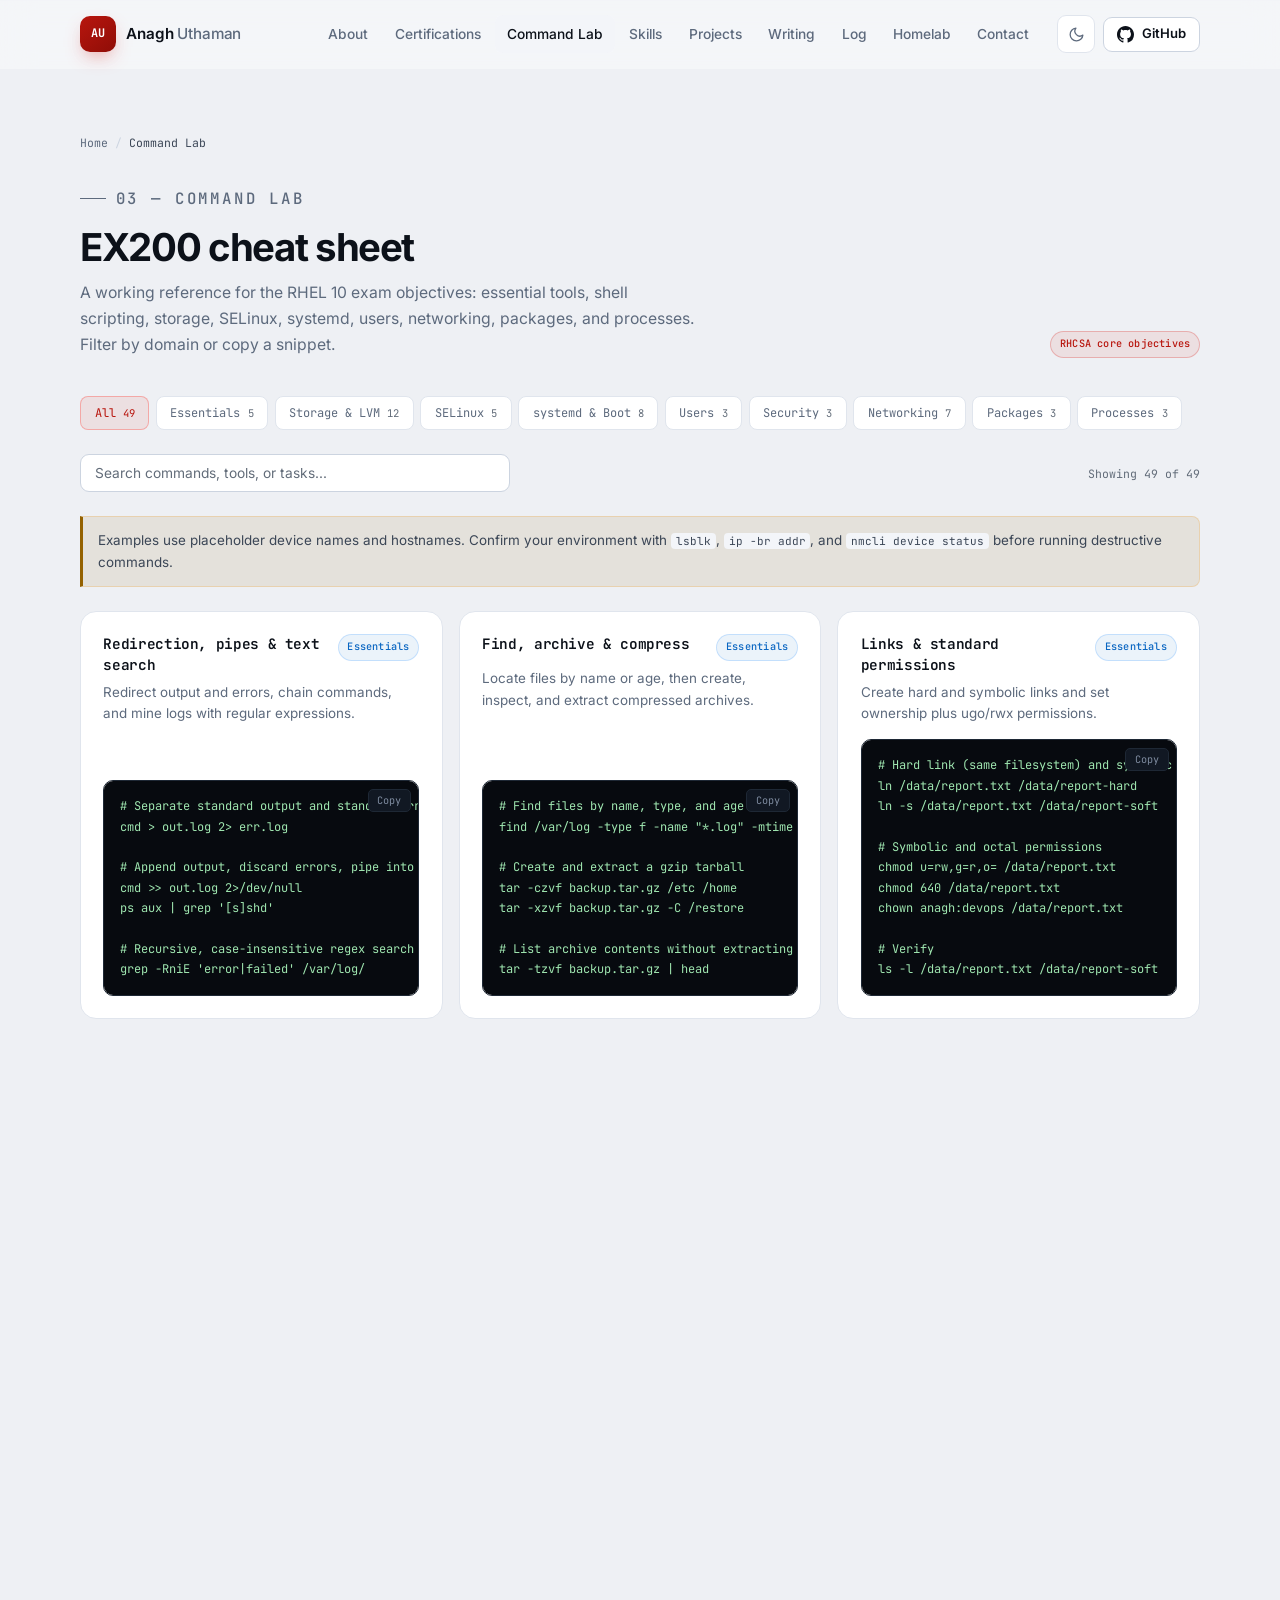
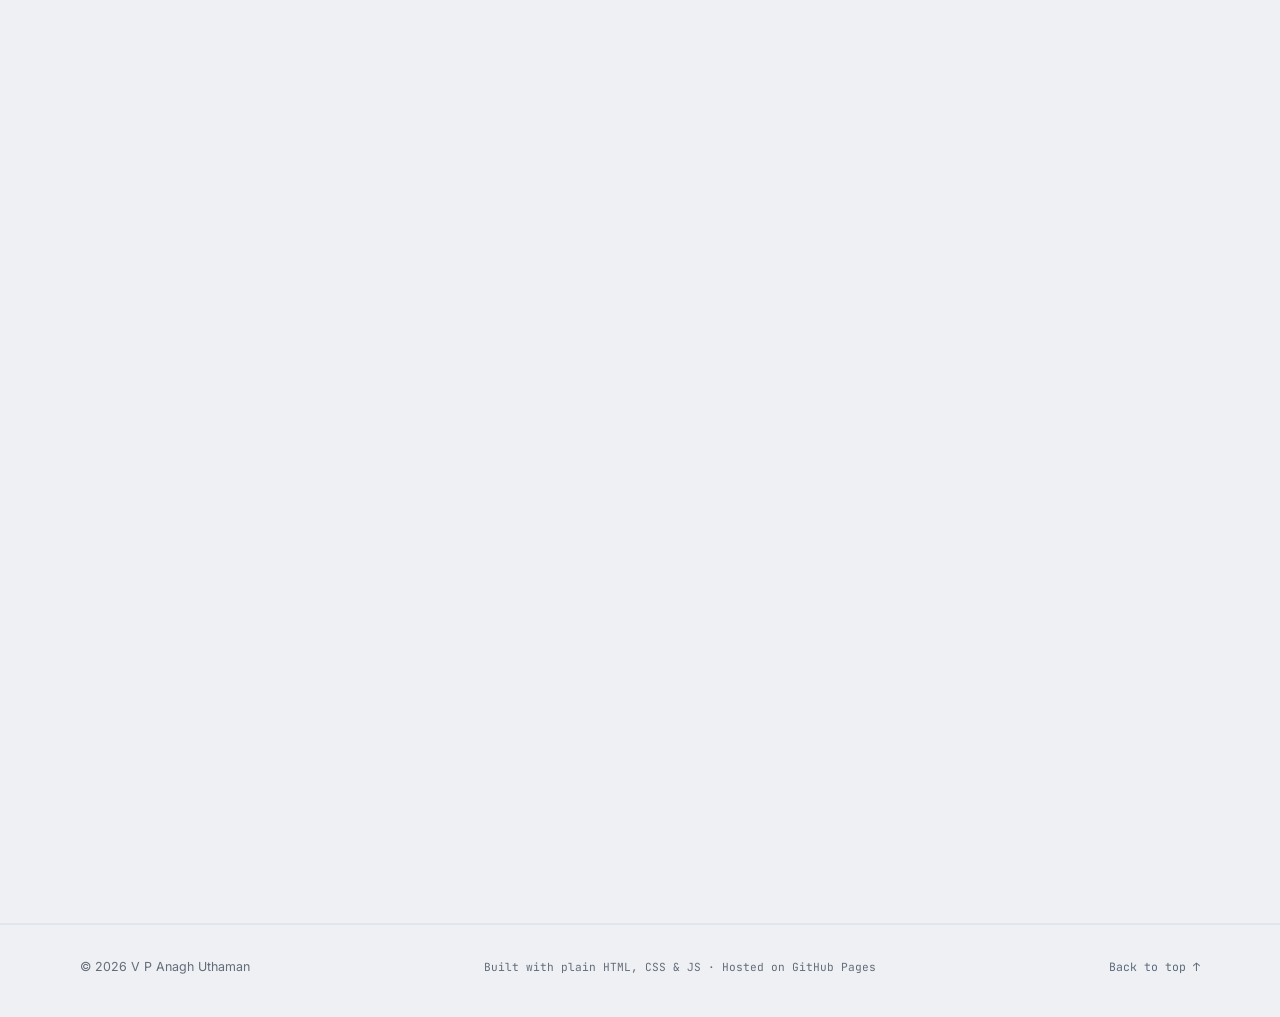
<file: lab.html>
<!DOCTYPE html>
<html lang="en">
<head>
  <meta charset="UTF-8">
  <meta http-equiv="Content-Security-Policy" content="default-src 'self'; script-src 'self'; style-src 'self'; font-src 'self'; img-src 'self' data:; connect-src 'self'; manifest-src 'self'; object-src 'none'; frame-src 'none'; media-src 'none'; worker-src 'none'; base-uri 'self'; form-action 'self'">
  <meta name="referrer" content="strict-origin-when-cross-origin">
  <meta name="viewport" content="width=device-width, initial-scale=1.0">
  <title>EX200 Command Lab | V P Anagh Uthaman</title>
  <meta name="description" content="Interactive RHCSA EX200 (RHEL 10) command lab: essential tools, shell scripting, storage and LVM, SELinux, systemd, users, networking, packages, and processes.">
  <meta name="author" content="V P Anagh Uthaman">
  <meta name="theme-color" content="#07080b">
  <meta name="color-scheme" content="dark light">
  <link rel="canonical" href="https://anakx1.github.io/anagh/lab.html">
  <meta property="og:type" content="website">
  <meta property="og:site_name" content="V P Anagh Uthaman">
  <meta property="og:locale" content="en_IN">
  <meta property="og:title" content="EX200 Command Lab | V P Anagh Uthaman">
  <meta property="og:description" content="Interactive RHCSA EX200 (RHEL 10) command lab: essentials, scripting, storage, SELinux, systemd, users, networking, packages, and processes.">
  <meta property="og:url" content="https://anakx1.github.io/anagh/lab.html">
  <meta property="og:image" content="https://anakx1.github.io/anagh/assets/og-card.png">
  <meta property="og:image:type" content="image/png">
  <meta property="og:image:width" content="1200">
  <meta property="og:image:height" content="630">
  <meta property="og:image:alt" content="V P Anagh Uthaman — EX200 Linux command lab">
  <meta name="twitter:card" content="summary_large_image">
  <meta name="twitter:title" content="EX200 Command Lab | V P Anagh Uthaman">
  <meta name="twitter:description" content="Interactive RHCSA EX200 (RHEL 10) command lab: essentials, scripting, storage, SELinux, systemd, users, networking, packages, and processes.">
  <meta name="twitter:image" content="https://anakx1.github.io/anagh/assets/og-card.png">
  <meta name="twitter:image:alt" content="V P Anagh Uthaman — EX200 Linux command lab">
  <link rel="icon" href="data:image/svg+xml,%3Csvg xmlns='http://www.w3.org/2000/svg' viewBox='0 0 100 100'%3E%3Crect width='100' height='100' rx='22' fill='%23e01e16'/%3E%3Ctext x='50' y='68' font-family='monospace' font-size='48' font-weight='700' fill='white' text-anchor='middle'%3EAU%3C/text%3E%3C/svg%3E">
  <link rel="apple-touch-icon" href="assets/apple-touch-icon.png">
  <link rel="manifest" href="site.webmanifest">
  <link rel="preload" href="assets/fonts/inter-latin-var.woff2" as="font" type="font/woff2" crossorigin>
  <link rel="stylesheet" href="assets/fonts.css">
  <script src="assets/theme.js"></script>
  <link rel="stylesheet" href="assets/styles.css">
</head>
<body>
  <a class="skip-link" href="#main">Skip to content</a>

  <header class="site-header" id="site-header">
    <div class="container nav">
      <a class="brand" href="index.html" aria-label="AU Anagh Uthaman — home">
        <span class="brand-mark" aria-hidden="true">AU</span>
        <span class="brand-text">Anagh <span>Uthaman</span></span>
      </a>

      <nav class="nav-links" id="nav-links" aria-label="Primary">
        <a href="index.html#about">About</a>
        <a href="index.html#certs">Certifications</a>
        <a href="lab.html" class="is-active" aria-current="page">Command Lab</a>
        <a href="index.html#skills">Skills</a>
        <a href="index.html#projects">Projects</a>
        <a href="writing.html">Writing</a>
        <a href="log.html">Log</a>
        <a href="homelab.html">Homelab</a>
        <a href="index.html#contact">Contact</a>
      </nav>

      <div class="nav-actions">
        <button class="icon-btn" id="theme-toggle" type="button" aria-label="Switch to light theme" title="Toggle theme">
          <svg class="icon-sun" viewBox="0 0 24 24" fill="none" stroke="currentColor" stroke-width="1.8" stroke-linecap="round" aria-hidden="true" focusable="false">
            <circle cx="12" cy="12" r="4"></circle>
            <path d="M12 2v2M12 20v2M4.93 4.93l1.42 1.42M17.66 17.66l1.41 1.41M2 12h2M20 12h2M4.93 19.07l1.42-1.42M17.66 6.34l1.41-1.41"></path>
          </svg>
          <svg class="icon-moon" viewBox="0 0 24 24" fill="none" stroke="currentColor" stroke-width="1.8" stroke-linecap="round" stroke-linejoin="round" aria-hidden="true" focusable="false">
            <path d="M21 12.8A9 9 0 1 1 11.2 3a7 7 0 0 0 9.8 9.8Z"></path>
          </svg>
        </button>

        <a class="btn btn-sm btn-ghost nav-github" href="https://github.com/an9gh" target="_blank" rel="noopener me">
          <svg viewBox="0 0 16 16" fill="currentColor" aria-hidden="true" focusable="false">
            <path d="M8 0C3.58 0 0 3.58 0 8c0 3.54 2.29 6.53 5.47 7.59.4.07.55-.17.55-.38 0-.19-.01-.82-.01-1.49-2.01.37-2.53-.49-2.69-.94-.09-.23-.48-.94-.82-1.13-.28-.15-.68-.52-.01-.53.63-.01 1.08.58 1.23.82.72 1.21 1.87.87 2.33.66.07-.52.28-.87.51-1.07-1.78-.2-3.64-.89-3.64-3.95 0-.87.31-1.59.82-2.15-.08-.2-.36-1.02.08-2.12 0 0 .67-.21 2.2.82.64-.18 1.32-.27 2-.27.68 0 1.36.09 2 .27 1.53-1.04 2.2-.82 2.2-.82.44 1.1.16 1.92.08 2.12.51.56.82 1.27.82 2.15 0 3.07-1.87 3.75-3.65 3.95.29.25.54.73.54 1.48 0 1.07-.01 1.93-.01 2.2 0 .21.15.46.55.38A8.013 8.013 0 0 0 16 8c0-4.42-3.58-8-8-8Z"></path>
          </svg>
          GitHub
        </a>

        <button class="icon-btn menu-btn" id="menu-toggle" type="button" aria-label="Toggle navigation" aria-expanded="false" aria-controls="nav-links">
          <span></span>
          <span></span>
          <span></span>
        </button>
      </div>
    </div>
  </header>

  <main id="main">
    <section class="section section--lab section--page" id="lab">
      <div class="container">
        <nav class="breadcrumb reveal" aria-label="Breadcrumb">
          <a href="index.html">Home</a>
          <span class="sep" aria-hidden="true">/</span>
          <span aria-current="page">Command Lab</span>
        </nav>
        <div class="section-head section-head--row reveal">
          <div>
            <p class="kicker">03 &mdash; Command Lab</p>
            <h1>EX200 cheat sheet</h1>
            <p>A working reference for the RHEL 10 exam objectives: essential tools, shell scripting, storage, SELinux, systemd, users, networking, packages, and processes. Filter by domain or copy a snippet.</p>
          </div>
          <span class="badge badge-red">RHCSA core objectives</span>
        </div>

        <div class="tabs reveal" role="group" aria-label="Filter commands by domain">
          <button class="tab is-active" type="button" data-cat="all" aria-pressed="true">All <span>49</span></button>
          <button class="tab" type="button" data-cat="essentials" aria-pressed="false">Essentials <span>5</span></button>
          <button class="tab" type="button" data-cat="storage" aria-pressed="false">Storage &amp; LVM <span>12</span></button>
          <button class="tab" type="button" data-cat="selinux" aria-pressed="false">SELinux <span>5</span></button>
          <button class="tab" type="button" data-cat="systemd" aria-pressed="false">systemd &amp; Boot <span>8</span></button>
          <button class="tab" type="button" data-cat="users" aria-pressed="false">Users <span>3</span></button>
          <button class="tab" type="button" data-cat="security" aria-pressed="false">Security <span>3</span></button>
          <button class="tab" type="button" data-cat="network" aria-pressed="false">Networking <span>7</span></button>
          <button class="tab" type="button" data-cat="packages" aria-pressed="false">Packages <span>3</span></button>
          <button class="tab" type="button" data-cat="processes" aria-pressed="false">Processes <span>3</span></button>
        </div>

        <noscript>
          <p class="noscript-note">JavaScript is disabled, so the command filters are unavailable. All commands are shown below.</p>
        </noscript>

        <div class="lab-tools reveal">
          <label class="sr-only" for="lab-search">Search commands</label>
          <input class="lab-search" id="lab-search" type="search" placeholder="Search commands, tools, or tasks..." autocomplete="off">
          <p class="lab-count" id="lab-count" aria-live="polite">Showing 49 of 49</p>
        </div>

        <p class="lab-empty" id="lab-empty" hidden>No commands match that search.</p>

        <p class="lab-note reveal">
          Examples use placeholder device names and hostnames. Confirm your environment with
          <code>lsblk</code>, <code>ip -br addr</code>, and <code>nmcli device status</code> before running
          destructive commands.
        </p>

        <h2 class="sr-only">Command reference</h2>

        <div class="cheat-grid">
          <article class="cheat-card card reveal" data-cat="essentials">
            <div class="cheat-head">
              <h3>Redirection, pipes &amp; text search</h3>
              <span class="badge badge-cyan">Essentials</span>
            </div>
            <p class="cheat-desc">Redirect output and errors, chain commands, and mine logs with regular expressions.</p>
            <div class="code">
              <button class="copy-btn" type="button" aria-label="Copy Redirection, pipes &amp; text search commands">Copy</button>
              <pre><code># Separate standard output and standard error
cmd &gt; out.log 2&gt; err.log

# Append output, discard errors, pipe into a pager
cmd &gt;&gt; out.log 2&gt;/dev/null
ps aux | grep &#x27;[s]shd&#x27;

# Recursive, case-insensitive regex search with line numbers
grep -RniE &#x27;error|failed&#x27; /var/log/</code></pre>
            </div>
          </article>

          <article class="cheat-card card reveal" data-cat="essentials">
            <div class="cheat-head">
              <h3>Find, archive &amp; compress</h3>
              <span class="badge badge-cyan">Essentials</span>
            </div>
            <p class="cheat-desc">Locate files by name or age, then create, inspect, and extract compressed archives.</p>
            <div class="code">
              <button class="copy-btn" type="button" aria-label="Copy Find, archive &amp; compress commands">Copy</button>
              <pre><code># Find files by name, type, and age
find /var/log -type f -name &quot;*.log&quot; -mtime +7

# Create and extract a gzip tarball
tar -czvf backup.tar.gz /etc /home
tar -xzvf backup.tar.gz -C /restore

# List archive contents without extracting
tar -tzvf backup.tar.gz | head</code></pre>
            </div>
          </article>

          <article class="cheat-card card reveal" data-cat="essentials">
            <div class="cheat-head">
              <h3>Links &amp; standard permissions</h3>
              <span class="badge badge-cyan">Essentials</span>
            </div>
            <p class="cheat-desc">Create hard and symbolic links and set ownership plus ugo/rwx permissions.</p>
            <div class="code">
              <button class="copy-btn" type="button" aria-label="Copy Links &amp; standard permissions commands">Copy</button>
              <pre><code># Hard link (same filesystem) and symbolic link
ln /data/report.txt /data/report-hard
ln -s /data/report.txt /data/report-soft

# Symbolic and octal permissions
chmod u=rw,g=r,o= /data/report.txt
chmod 640 /data/report.txt
chown anagh:devops /data/report.txt

# Verify
ls -l /data/report.txt /data/report-soft</code></pre>
            </div>
          </article>

          <article class="cheat-card card reveal" data-cat="essentials">
            <div class="cheat-head">
              <h3>Simple shell script</h3>
              <span class="badge badge-cyan">Essentials</span>
            </div>
            <p class="cheat-desc">Combine arguments, tests, conditionals, loops, and command substitution in one script.</p>
            <div class="code">
              <button class="copy-btn" type="button" aria-label="Copy Simple shell script commands">Copy</button>
              <pre><code>#!/bin/bash
# /usr/local/bin/check-service.sh
svc=&quot;${1:?usage: check-service.sh SERVICE}&quot;
if systemctl is-active --quiet &quot;$svc&quot;; then
  echo &quot;$svc is running&quot;
else
  echo &quot;$svc is down&quot; &gt;&amp;2
  exit 1
fi

for host in node1 node2; do
  ping -c1 -W1 &quot;$host&quot; &gt;/dev/null &amp;&amp; echo &quot;$host ok&quot;
done

echo &quot;checked on $(date +%F)&quot;</code></pre>
            </div>
          </article>

          <article class="cheat-card card reveal" data-cat="essentials">
            <div class="cheat-head">
              <h3>vi &amp; vim essentials</h3>
              <span class="badge badge-cyan">Essentials</span>
            </div>
            <p class="cheat-desc">Move between command and insert mode, save or abandon edits, and make bulk substitutions.</p>
            <div class="code">
              <button class="copy-btn" type="button" aria-label="Copy vi and vim commands">Copy</button>
              <pre><code>vi /etc/hosts

i              # insert before the cursor
Esc            # return to command mode
:w             # write changes
:wq            # write and quit
:q!            # quit without saving

dd             # delete the current line
yy             # yank (copy) the current line
p              # paste below
/pattern       # search forward
n              # jump to the next match
:%s/old/new/g  # replace every match in the file</code></pre>
            </div>
          </article>

          <article class="cheat-card card reveal" data-cat="storage">
            <div class="cheat-head">
              <h3>Partition disks (parted &amp; fdisk)</h3>
              <span class="badge badge-red">Storage</span>
            </div>
            <p class="cheat-desc">Create a GPT label and partition, then refresh the kernel view before formatting.</p>
            <div class="code">
              <button class="copy-btn" type="button" aria-label="Copy disk partitioning commands">Copy</button>
              <pre><code># Inspect disks and create a GPT partition table
lsblk
parted -s /dev/sdb mklabel gpt
parted -s /dev/sdb mkpart app xfs 1MiB 5GiB

# Or use the interactive fdisk workflow
fdisk /dev/sdb

# Re-read the table and verify
partprobe /dev/sdb
lsblk -f</code></pre>
            </div>
          </article>

          <article class="cheat-card card reveal" data-cat="storage">
            <div class="cheat-head">
              <h3>LVM from scratch</h3>
              <span class="badge badge-red">Storage</span>
            </div>
            <p class="cheat-desc">Build a volume group and logical volumes, then verify the physical volume, volume group, and logical volume stack.</p>
            <div class="code">
              <button class="copy-btn" type="button" aria-label="Copy LVM from scratch commands">Copy</button>
              <pre><code># Create physical volumes, a volume group, and logical volumes
pvcreate /dev/sdb /dev/sdc
vgcreate vg_data /dev/sdb /dev/sdc
lvcreate -L 10G -n lv_app vg_data
lvcreate -l 100%FREE -n lv_logs vg_data

# Verify the stack
pvs &amp;&amp; vgs &amp;&amp; lvs</code></pre>
            </div>
          </article>

          <article class="cheat-card card reveal" data-cat="storage">
            <div class="cheat-head">
              <h3>LVM volume expansion</h3>
              <span class="badge badge-red">Storage</span>
            </div>
            <p class="cheat-desc">Extend a logical volume on the fly and grow the XFS or EXT4 filesystem automatically with <code>-r</code>.</p>
            <div class="code">
              <button class="copy-btn" type="button" aria-label="Copy LVM volume expansion commands">Copy</button>
              <pre><code># 1. Initialize a PV and add it to the existing volume group
pvcreate /dev/sdb1
vgextend vg_data /dev/sdb1

# 2. Extend the LV by +5G and grow the filesystem simultaneously
lvextend -r -L +5G /dev/vg_data/lv_app

# 3. Verify free space and the block-device stack
df -hT /data/lv_app &amp;&amp; lsblk -f</code></pre>
            </div>
          </article>

          <article class="cheat-card card reveal" data-cat="storage">
            <div class="cheat-head">
              <h3>LVM snapshots</h3>
              <span class="badge badge-red">Storage</span>
            </div>
            <p class="cheat-desc">Capture a point-in-time copy of a logical volume, inspect it read-only, then remove it.</p>
            <div class="code">
              <button class="copy-btn" type="button" aria-label="Copy LVM snapshot commands">Copy</button>
              <pre><code># Create a snapshot sized for the expected changed blocks
lvcreate -L 1G -s -n lv_app_snap /dev/vg_data/lv_app

# Mount read-only to inspect or back up
mkdir -p /mnt/snap
mount -o ro /dev/vg_data/lv_app_snap /mnt/snap
ls /mnt/snap

# Remove when finished
umount /mnt/snap
lvremove /dev/vg_data/lv_app_snap</code></pre>
            </div>
          </article>

          <article class="cheat-card card reveal" data-cat="storage">
            <div class="cheat-head">
              <h3>Create &amp; mount filesystems</h3>
              <span class="badge badge-red">Storage</span>
            </div>
            <p class="cheat-desc">Format XFS and EXT4 devices, mount them, and confirm the mount point and UUID.</p>
            <div class="code">
              <button class="copy-btn" type="button" aria-label="Copy Create &amp; mount filesystems commands">Copy</button>
              <pre><code># Make an XFS or EXT4 filesystem
mkfs.xfs /dev/vg_data/lv_app
mkfs.ext4 /dev/sdb2

# Mount and verify
mkdir -p /data/lv_app
mount /dev/vg_data/lv_app /data/lv_app
findmnt /data/lv_app
blkid /dev/vg_data/lv_app</code></pre>
            </div>
          </article>

          <article class="cheat-card card reveal" data-cat="storage">
            <div class="cheat-head">
              <h3>Persistent UUID mount &amp; Stratis</h3>
              <span class="badge badge-red">Storage</span>
            </div>
            <p class="cheat-desc">Configure fail-safe persistent mounting via UUID in <code>/etc/fstab</code> and manage next-gen Stratis pools.</p>
            <div class="code">
              <button class="copy-btn" type="button" aria-label="Copy Persistent UUID mount &amp; Stratis commands">Copy</button>
              <pre><code># 1. Retrieve the UUID for the block device
UUID=$(blkid -s UUID -o value /dev/vg_data/lv_app)

# 2. Add a persistent fstab entry with systemd nofail
echo &quot;UUID=${UUID} /data/lv_app xfs defaults,nofail 0 0&quot; &gt;&gt; /etc/fstab
systemctl daemon-reload &amp;&amp; mount -a

# 3. Install/start Stratis, then create a pool and filesystem
dnf -y install stratisd stratis-cli
systemctl enable --now stratisd
stratis pool create pool_rhel /dev/sdd
stratis fs create pool_rhel fs_docs
stratis fs list</code></pre>
            </div>
          </article>

          <article class="cheat-card card reveal" data-cat="storage">
            <div class="cheat-head">
              <h3>Swap space</h3>
              <span class="badge badge-red">Storage</span>
            </div>
            <p class="cheat-desc">Create and activate swap on a logical volume, then persist it by UUID.</p>
            <div class="code">
              <button class="copy-btn" type="button" aria-label="Copy Swap space commands">Copy</button>
              <pre><code># Create and activate a 2G swap logical volume
lvcreate -L 2G -n lv_swap vg_data
mkswap /dev/vg_data/lv_swap
swapon /dev/vg_data/lv_swap

# Persist by UUID in /etc/fstab
echo &quot;UUID=$(blkid -s UUID -o value /dev/vg_data/lv_swap) none swap defaults 0 0&quot; &gt;&gt; /etc/fstab
swapon --show &amp;&amp; free -h

# Remove: disable swap and delete the matching fstab line
swapoff /dev/vg_data/lv_swap
sed -i '\| none swap defaults |d' /etc/fstab</code></pre>
            </div>
          </article>

          <article class="cheat-card card reveal" data-cat="storage">
            <div class="cheat-head">
              <h3>Persistent NFS mount</h3>
              <span class="badge badge-red">Storage</span>
            </div>
            <p class="cheat-desc">Install the NFS client, test the export, mount it, and add a resilient <code>_netdev</code> fstab entry.</p>
            <div class="code">
              <button class="copy-btn" type="button" aria-label="Copy Persistent NFS mount commands">Copy</button>
              <pre><code># Install the client and query server exports
dnf -y install nfs-utils
showmount -e server.example.com

# Mount manually
mkdir -p /mnt/share
mount -t nfs server.example.com:/exports/share /mnt/share

# Persist across boots; _netdev waits for the network
echo &quot;server.example.com:/exports/share /mnt/share nfs defaults,_netdev 0 0&quot; &gt;&gt; /etc/fstab
mount -a &amp;&amp; findmnt /mnt/share

# Unmount when no longer needed
umount /mnt/share</code></pre>
            </div>
          </article>

          <article class="cheat-card card reveal" data-cat="storage">
            <div class="cheat-head">
              <h3>NFS server export</h3>
              <span class="badge badge-red">Storage</span>
            </div>
            <p class="cheat-desc">Share a directory with a lab subnet, re-export without a reboot, and open the firewall.</p>
            <div class="code">
              <button class="copy-btn" type="button" aria-label="Copy NFS server export commands">Copy</button>
              <pre><code># Install and enable the NFS server
dnf -y install nfs-utils
systemctl enable --now nfs-server

# Export a directory (no_root_squash is lab-only)
mkdir -p /exports/share
chmod 2770 /exports/share
echo "/exports/share 192.168.122.0/24(rw,sync,no_root_squash)" &gt; /etc/exports
exportfs -rav
showmount -e localhost

# Open the firewall for NFS clients
firewall-cmd --permanent --add-service=nfs
firewall-cmd --reload</code></pre>
            </div>
          </article>

          <article class="cheat-card card reveal" data-cat="storage">
            <div class="cheat-head">
              <h3>AutoFS indirect mount</h3>
              <span class="badge badge-red">Storage</span>
            </div>
            <p class="cheat-desc">Watch one parent directory and resolve keys below it. The master drop-in points to a map file; explicit keys or a wildcard recipe define each mount.</p>
            <div class="code">
              <button class="copy-btn" type="button" aria-label="Copy AutoFS indirect mount commands">Copy</button>
              <pre><code># Master drop-in: /etc/auto.master.d/indir.autofs
/external    /etc/auto.indir

# Map file: /etc/auto.indir
south    -fstype=nfs,rw    serverb:/shares/south
west     -fstype=nfs,ro    serverb:/shares/west

# Wildcard shortcut: &amp; expands to the key
*        -fstype=nfs,rw    serverb:/shares/&amp;

# Install, enable, and verify the loaded map
dnf -y install autofs nfs-utils
systemctl enable --now autofs
automount -m

# Trigger and verify an active mount
cd /external/south
findmnt /external/south
df -hT</code></pre>
            </div>
          </article>

          <article class="cheat-card card reveal" data-cat="storage">
            <div class="cheat-head">
              <h3>AutoFS direct mount</h3>
              <span class="badge badge-red">Storage</span>
            </div>
            <p class="cheat-desc">Mount a single standalone path without taking over its parent directory. The map file must use the full absolute path.</p>
            <div class="code">
              <button class="copy-btn" type="button" aria-label="Copy AutoFS direct mount commands">Copy</button>
              <pre><code># Master drop-in: /etc/auto.master.d/direct.autofs
/-    /etc/auto.direct

# Map file: /etc/auto.direct (absolute path required)
/var/db_backups    -fstype=nfs,rw    serverb:/backups/db

# Enable and verify the loaded map
systemctl enable --now autofs
automount -m

# Trigger and verify the direct mount
cd /var/db_backups
findmnt /var/db_backups
df -hT</code></pre>
            </div>
          </article>

          <article class="cheat-card card reveal" data-cat="storage">
            <div class="cheat-head">
              <h3>AutoFS: Device or resource busy</h3>
              <span class="badge badge-red">Storage</span>
            </div>
            <p class="cheat-desc">A nested AutoFS mount cannot be released while a child mount is still attached. My method unmounts the child first, then the parent; other fallbacks follow.</p>
            <div class="code">
              <button class="copy-btn" type="button" aria-label="Copy AutoFS Device or resource busy fix commands">Copy</button>
              <pre><code># Method 1: my resolved method - child first, then parent
findmnt -R /mhome
umount /mhome/south
umount /mhome
findmnt /mhome
rmdir /mhome

# Method 2: 3-check rule - step out, check, unmount recursively
pwd
cd ~
findmnt /mhome
umount -R /mhome
rmdir /mhome

# Method 3: last resort - lazy/force unmount
umount -lf /mhome   # detaches; does not free the holding process

# Method 4: find the holder before acting
fuser -vm /mhome
lsof +D /mhome
# fuser -km /mhome  # kills every process using the mount

# Method 5: if the directory comes back after restart,
# check and remove the master-map entry instead of disabling autofs
ls /etc/auto.master.d/
# edit the matching .autofs file, then restart autofs
# Do not disable autofs permanently if later exam tasks need it</code></pre>
            </div>
          </article>

          <article class="cheat-card card reveal" data-cat="selinux">
            <div class="cheat-head">
              <h3>SELinux custom path contexts</h3>
              <span class="badge badge-green">SELinux</span>
            </div>
            <p class="cheat-desc">Inspect the current label, register a permanent file-context rule in the SELinux policy database with <code>semanage</code>, then relabel the hierarchy.</p>
            <div class="code">
              <button class="copy-btn" type="button" aria-label="Copy SELinux custom path contexts commands">Copy</button>
              <pre><code># 1. Inspect the current label
ls -lZd /web/http

# 2. Register a persistent policy context rule
semanage fcontext -a -t httpd_sys_content_t &quot;/web/http(/.*)?&quot;

# 3. Recursively apply the label from the policy database
restorecon -Rv /web/http
ls -ldZ /web/http</code></pre>
            </div>
          </article>

          <article class="cheat-card card reveal" data-cat="selinux">
            <div class="cheat-head">
              <h3>SELinux port labels</h3>
              <span class="badge badge-green">SELinux</span>
            </div>
            <p class="cheat-desc">Allow a service to bind a non-standard port by adding the port to the matching SELinux port type.</p>
            <div class="code">
              <button class="copy-btn" type="button" aria-label="Copy SELinux port labels commands">Copy</button>
              <pre><code># Check the ports currently allowed for httpd
semanage port -l | grep http_port_t

# Add a custom HTTP port permanently
semanage port -a -t http_port_t -p tcp 8282
semanage port -l | grep http_port_t</code></pre>
            </div>
          </article>

          <article class="cheat-card card reveal" data-cat="selinux">
            <div class="cheat-head">
              <h3>SELinux booleans &amp; AVC audits</h3>
              <span class="badge badge-green">SELinux</span>
            </div>
            <p class="cheat-desc">Toggle policy switches persistently with <code>-P</code>, including NFS home directories and httpd access to NFS or databases, then extract remediation advice from audit logs.</p>
            <div class="code">
              <button class="copy-btn" type="button" aria-label="Copy SELinux booleans &amp; AVC audits commands">Copy</button>
              <pre><code># 1. Search for and toggle a boolean persistently
getsebool -a | grep httpd_can_network
setsebool -P httpd_can_network_connect 1

# Common exam booleans
setsebool -P use_nfs_home_dirs on
setsebool -P httpd_use_nfs on
setsebool -P httpd_enable_homedirs on
setsebool -P httpd_can_network_connect_db on

# 2. Query recent AVC denial events
ausearch -m avc -ts recent

# 3. Generate human-readable diagnostic advice
sealert -a /var/log/audit/audit.log</code></pre>
            </div>
          </article>

          <article class="cheat-card card reveal" data-cat="selinux">
            <div class="cheat-head">
              <h3>SELinux modes &amp; status</h3>
              <span class="badge badge-green">SELinux</span>
            </div>
            <p class="cheat-desc">Switch between enforcing and permissive at runtime and persist the mode across reboots.</p>
            <div class="code">
              <button class="copy-btn" type="button" aria-label="Copy SELinux modes &amp; status commands">Copy</button>
              <pre><code># Inspect and switch at runtime
getenforce
sestatus
setenforce 0          # permissive until reboot
setenforce 1          # enforcing

# Persist across reboots
sed -i &#x27;s/^SELINUX=.*/SELINUX=enforcing/&#x27; /etc/selinux/config
grep &#x27;^SELINUX=&#x27; /etc/selinux/config</code></pre>
            </div>
          </article>

          <article class="cheat-card card reveal" data-cat="selinux">
            <div class="cheat-head">
              <h3>Inspect SELinux contexts</h3>
              <span class="badge badge-green">SELinux</span>
            </div>
            <p class="cheat-desc">Read file and process labels and confirm the policy mapping before relabeling.</p>
            <div class="code">
              <button class="copy-btn" type="button" aria-label="Copy Inspect SELinux contexts commands">Copy</button>
              <pre><code># File, process, and policy mappings
ls -Z /var/www/html
ps -eZ | grep httpd
semanage fcontext -l | grep /var/www

# Apply the policy definition to disk
restorecon -Rv /var/www/html
ls -ldZ /var/www/html</code></pre>
            </div>
          </article>

          <article class="cheat-card card reveal" data-cat="systemd">
            <div class="cheat-head">
              <h3>Enable, start &amp; reload services</h3>
              <span class="badge badge-cyan">systemd</span>
            </div>
            <p class="cheat-desc">Control unit state, enable services at boot, distinguish reload from restart, and verify the active state and logs.</p>
            <div class="code">
              <button class="copy-btn" type="button" aria-label="Copy Enable, start &amp; reload services commands">Copy</button>
              <pre><code>systemctl status sshd
systemctl enable --now sshd
systemctl is-enabled sshd

# Reload re-reads configuration; restart stops and starts the unit
systemctl reload sshd
systemctl restart sshd
systemctl reload-or-restart sshd

# Verify state and recent logs
systemctl is-active sshd
systemctl show -p ActiveState,SubState sshd
journalctl -u sshd -b --no-pager | tail -n 20
systemctl list-units --type=service --state=running</code></pre>
            </div>
          </article>

          <article class="cheat-card card reveal" data-cat="systemd">
            <div class="cheat-head">
              <h3>Targets &amp; default boot</h3>
              <span class="badge badge-cyan">systemd</span>
            </div>
            <p class="cheat-desc">Set and switch the systemd default target without changing installed packages.</p>
            <div class="code">
              <button class="copy-btn" type="button" aria-label="Copy Targets &amp; default boot commands">Copy</button>
              <pre><code>systemctl get-default
systemctl set-default multi-user.target
systemctl isolate multi-user.target
systemctl list-units --type=target</code></pre>
            </div>
          </article>

          <article class="cheat-card card reveal" data-cat="systemd">
            <div class="cheat-head">
              <h3>Journal &amp; persistent logs</h3>
              <span class="badge badge-cyan">systemd</span>
            </div>
            <p class="cheat-desc">Query the journal by boot, unit, priority, and time; make logs survive a reboot.</p>
            <div class="code">
              <button class="copy-btn" type="button" aria-label="Copy Journal &amp; persistent logs commands">Copy</button>
              <pre><code># Query recent boot and unit logs
journalctl -b -p err
journalctl -u sshd --since today
journalctl -f

# Persist journals across reboots
mkdir -p /var/log/journal
systemctl restart systemd-journald
journalctl --disk-usage</code></pre>
            </div>
          </article>

          <article class="cheat-card card reveal" data-cat="systemd">
            <div class="cheat-head">
              <h3>Boot recovery (rd.break)</h3>
              <span class="badge badge-cyan">systemd</span>
            </div>
            <p class="cheat-desc">Interrupt boot, remount sysroot read-write, reset the root password, and trigger an SELinux relabel.</p>
            <div class="code">
              <button class="copy-btn" type="button" aria-label="Copy Boot recovery (rd.break) commands">Copy</button>
              <pre><code># 1. At the GRUB menu, edit the kernel line and append:
rd.break

# 2. At the switch-root prompt:
mount -o remount,rw /sysroot
chroot /sysroot
passwd root
touch /.autorelabel
exit
exit</code></pre>
            </div>
          </article>

          <article class="cheat-card card reveal" data-cat="systemd">
            <div class="cheat-head">
              <h3>Kernel &amp; bootloader (grubby)</h3>
              <span class="badge badge-cyan">systemd</span>
            </div>
            <p class="cheat-desc">Inspect and change the default kernel and kernel command-line arguments with <code>grubby</code>.</p>
            <div class="code">
              <button class="copy-btn" type="button" aria-label="Copy Kernel &amp; bootloader (grubby) commands">Copy</button>
              <pre><code># Inspect the default kernel and all boot entries
grubby --default-kernel
grubby --info=ALL

# Add or remove kernel arguments across all entries
grubby --update-kernel=ALL --args=&quot;audit=1&quot;
grubby --remove-args=&quot;audit=1&quot; --update-kernel=ALL</code></pre>
            </div>
          </article>

          <article class="cheat-card card reveal" data-cat="systemd">
            <div class="cheat-head">
              <h3>systemd calendar timers</h3>
              <span class="badge badge-cyan">systemd</span>
            </div>
            <p class="cheat-desc">Schedule precise, journal-logged maintenance with a <code>.timer</code> and matching <code>.service</code> unit.</p>
            <div class="code">
              <button class="copy-btn" type="button" aria-label="Copy systemd calendar timers commands">Copy</button>
              <pre><code># 1. Timer unit configuration (/etc/systemd/system/backup.timer)
# [Timer]
# OnCalendar=*-*-* 02:00:00
# Persistent=true
# [Install]
# WantedBy=timers.target

# 2. The matching backup.service supplies the command to run
systemctl daemon-reload
systemctl enable --now backup.timer
systemctl list-timers --all</code></pre>
            </div>
          </article>

          <article class="cheat-card card reveal" data-cat="systemd">
            <div class="cheat-head">
              <h3>Time sync &amp; timezone</h3>
              <span class="badge badge-cyan">systemd</span>
            </div>
            <p class="cheat-desc">Enable chrony, inspect its NTP sources, and set the system timezone.</p>
            <div class="code">
              <button class="copy-btn" type="button" aria-label="Copy Time sync &amp; timezone commands">Copy</button>
              <pre><code>dnf -y install chrony
systemctl enable --now chronyd
chronyc sources -v

timedatectl set-timezone Asia/Kolkata
timedatectl set-ntp true
timedatectl status</code></pre>
            </div>
          </article>

          <article class="cheat-card card reveal" data-cat="systemd">
            <div class="cheat-head">
              <h3>Cron &amp; at jobs</h3>
              <span class="badge badge-cyan">systemd</span>
            </div>
            <p class="cheat-desc">Schedule recurring jobs with cron and one-time jobs with at, then inspect or remove them.</p>
            <div class="code">
              <button class="copy-btn" type="button" aria-label="Copy Cron and at job commands">Copy</button>
              <pre><code># User crontab: minute hour day month weekday command
crontab -e
crontab -l
30 2 * * * /usr/local/bin/backup.sh

# System-wide drop-in job
echo "0 3 * * 1 /usr/local/bin/weekly.sh" &gt; /etc/cron.d/weekly

# One-time job
echo "/usr/local/bin/maintenance.sh" | at 23:00
atq
atrm JOB_ID</code></pre>
            </div>
          </article>

          <article class="cheat-card card reveal" data-cat="users">
            <div class="cheat-head">
              <h3>Account expiry &amp; sudoers policy</h3>
              <span class="badge badge-amber">Users</span>
            </div>
            <p class="cheat-desc">Create enterprise users with strict password aging and dedicated <code>/etc/sudoers.d/</code> permissions.</p>
            <div class="code">
              <button class="copy-btn" type="button" aria-label="Copy Account expiry &amp; sudoers policy commands">Copy</button>
              <pre><code># 1. Provision a user with a secondary group and expiry date
useradd -G devops -e 2026-12-31 -c &quot;Anagh VP&quot; anagh
passwd anagh

# 2. Enforce a 90-day password aging policy and inspect it
chage -M 90 -W 7 -I 14 anagh &amp;&amp; chage -l anagh

# 3. Grant validated sudo access via a drop-in file
echo &quot;%devops ALL=(ALL) NOPASSWD: /usr/bin/systemctl&quot; &gt; /etc/sudoers.d/99-devops
chmod 440 /etc/sudoers.d/99-devops
visudo -c -f /etc/sudoers.d/99-devops</code></pre>
            </div>
          </article>

          <article class="cheat-card card reveal" data-cat="users">
            <div class="cheat-head">
              <h3>Groups &amp; membership</h3>
              <span class="badge badge-amber">Users</span>
            </div>
            <p class="cheat-desc">Create groups, add users, and verify effective group membership.</p>
            <div class="code">
              <button class="copy-btn" type="button" aria-label="Copy Groups &amp; membership commands">Copy</button>
              <pre><code>groupadd devops
useradd -m -G devops -s /bin/bash anagh
id anagh
usermod -aG wheel anagh
gpasswd -d anagh devops
getent group devops

# Lock or unlock an account without deleting it
usermod -L anagh
usermod -U anagh</code></pre>
            </div>
          </article>

          <article class="cheat-card card reveal" data-cat="users">
            <div class="cheat-head">
              <h3>SSH key authentication</h3>
              <span class="badge badge-amber">Users</span>
            </div>
            <p class="cheat-desc">Generate an ed25519 key, install it on the remote host, and enforce key-only login.</p>
            <div class="code">
              <button class="copy-btn" type="button" aria-label="Copy SSH key authentication commands">Copy</button>
              <pre><code># Generate a key and copy it to the remote account
ssh-keygen -t ed25519 -N &quot;&quot; -f ~/.ssh/id_ed25519
ssh-copy-id anagh@server.example.com

# Log in with the installed key
ssh anagh@server.example.com

# On the server: correct permissions
chmod 700 ~/.ssh &amp;&amp; chmod 600 ~/.ssh/authorized_keys

# Disable password auth, validate, and reload
echo &quot;PasswordAuthentication no&quot; &gt; /etc/ssh/sshd_config.d/50-no-password.conf
sshd -t &amp;&amp; systemctl reload sshd</code></pre>
            </div>
          </article>

          <article class="cheat-card card reveal" data-cat="security">
            <div class="cheat-head">
              <h3>Sticky bit, SGID &amp; POSIX ACLs</h3>
              <span class="badge badge-amber">Security</span>
            </div>
            <p class="cheat-desc">Build collaborative drop directories where only owners can delete files, plus SGID directories with inherited ACLs.</p>
            <div class="code">
              <button class="copy-btn" type="button" aria-label="Copy Sticky bit, SGID &amp; POSIX ACLs commands">Copy</button>
              <pre><code># 1. Sticky Bit (1777): anyone creates, only owner deletes
mkdir -p /shared_drop &amp;&amp; chmod 1777 /shared_drop

# 2. SGID (2770): automatic group inheritance &amp; default ACLs
mkdir -p /shared_sales &amp;&amp; chgrp sales /shared_sales
chmod 2770 /shared_sales
setfacl -m u:auditor:rx /shared_sales
setfacl -d -m u:auditor:rx /shared_sales
getfacl /shared_sales</code></pre>
            </div>
          </article>

          <article class="cheat-card card reveal" data-cat="security">
            <div class="cheat-head">
              <h3>Default permissions (umask)</h3>
              <span class="badge badge-amber">Security</span>
            </div>
            <p class="cheat-desc">Read and set the umask, then confirm the resulting default modes for files and directories.</p>
            <div class="code">
              <button class="copy-btn" type="button" aria-label="Copy Default permissions (umask) commands">Copy</button>
              <pre><code># Show the current shell umask
umask

# Set it for the current shell and persist it for a user
umask 027
echo &quot;umask 027&quot; &gt;&gt; ~/.bashrc

# Verify: files start at 666 and directories at 777
touch /tmp/umask-test &amp;&amp; ls -l /tmp/umask-test
mkdir -p /tmp/umask-dir &amp;&amp; ls -ld /tmp/umask-dir</code></pre>
            </div>
          </article>

          <article class="cheat-card card reveal" data-cat="security">
            <div class="cheat-head">
              <h3>Audit special permissions</h3>
              <span class="badge badge-amber">Security</span>
            </div>
            <p class="cheat-desc">Locate setuid binaries and setgid directories that can affect privilege and collaboration.</p>
            <div class="code">
              <button class="copy-btn" type="button" aria-label="Copy Audit special permissions commands">Copy</button>
              <pre><code># Find setuid files and setgid directories (single filesystem)
find / -xdev -perm -4000 -type f
find / -xdev -perm -2000 -type d

# Verify a known setuid binary and its ownership
ls -l /usr/bin/passwd</code></pre>
            </div>
          </article>

          <article class="cheat-card card reveal" data-cat="network">
            <div class="cheat-head">
              <h3>Persistent firewalld rules</h3>
              <span class="badge badge-cyan">Network</span>
            </div>
            <p class="cheat-desc">Open application ports and services persistently across reboot, then reload the firewall without dropping connections.</p>
            <div class="code">
              <button class="copy-btn" type="button" aria-label="Copy Persistent firewalld rules commands">Copy</button>
              <pre><code># 1. Allow standard services and a custom TCP port range
firewall-cmd --permanent --zone=public --add-service={http,https}
firewall-cmd --permanent --zone=public --add-port=8080-8085/tcp

# 2. Reload running rules without dropping connections
firewall-cmd --reload

# 3. Confirm the active zone configuration
firewall-cmd --zone=public --list-all</code></pre>
            </div>
          </article>

          <article class="cheat-card card reveal" data-cat="network">
            <div class="cheat-head">
              <h3>nmcli static addressing</h3>
              <span class="badge badge-cyan">Network</span>
            </div>
            <p class="cheat-desc">Configure a static IPv4 profile with gateway and DNS, then apply it through NetworkManager.</p>
            <div class="code">
              <button class="copy-btn" type="button" aria-label="Copy nmcli static addressing commands">Copy</button>
              <pre><code># 1. Configure a static IP address, gateway, and DNS servers
nmcli con mod eth0 ipv4.addresses 192.168.122.50/24
nmcli con mod eth0 ipv4.gateway 192.168.122.1
nmcli con mod eth0 ipv4.dns &quot;8.8.8.8 1.1.1.1&quot;
nmcli con mod eth0 ipv4.method manual

# 2. Re-activate the profile and inspect the route table
nmcli con up eth0 &amp;&amp; ip route show</code></pre>
            </div>
          </article>

          <article class="cheat-card card reveal" data-cat="network">
            <div class="cheat-head">
              <h3>Hostname &amp; local resolution</h3>
              <span class="badge badge-cyan">Network</span>
            </div>
            <p class="cheat-desc">Set a persistent hostname and add local name resolution through <code>/etc/hosts</code>.</p>
            <div class="code">
              <button class="copy-btn" type="button" aria-label="Copy Hostname &amp; local resolution commands">Copy</button>
              <pre><code>hostnamectl set-hostname node1.lab.example.com
hostnamectl status

echo &quot;192.168.122.50 node1.lab.example.com node1&quot; &gt;&gt; /etc/hosts
getent hosts node1</code></pre>
            </div>
          </article>

          <article class="cheat-card card reveal" data-cat="network">
            <div class="cheat-head">
              <h3>firewalld zones &amp; rich rules</h3>
              <span class="badge badge-cyan">Network</span>
            </div>
            <p class="cheat-desc">Inspect active zones and add a source-scoped rich rule, then reload and verify.</p>
            <div class="code">
              <button class="copy-btn" type="button" aria-label="Copy firewalld zones &amp; rich rules commands">Copy</button>
              <pre><code>firewall-cmd --get-active-zones
firewall-cmd --permanent --add-rich-rule=&#x27;rule family=&quot;ipv4&quot; source address=&quot;192.168.122.0/24&quot; service name=&quot;ssh&quot; accept&#x27;
firewall-cmd --reload
firewall-cmd --list-all</code></pre>
            </div>
          </article>

          <article class="cheat-card card reveal" data-cat="network">
            <div class="cheat-head">
              <h3>Connectivity &amp; sockets</h3>
              <span class="badge badge-cyan">Network</span>
            </div>
            <p class="cheat-desc">Verify addresses, routes, listening sockets, and basic reachability.</p>
            <div class="code">
              <button class="copy-btn" type="button" aria-label="Copy Connectivity &amp; sockets commands">Copy</button>
              <pre><code>ip -br addr
ip route
ss -tulpn
ping -c2 1.1.1.1</code></pre>
            </div>
          </article>

          <article class="cheat-card card reveal" data-cat="network">
            <div class="cheat-head">
              <h3>Secure file transfer</h3>
              <span class="badge badge-cyan">Network</span>
            </div>
            <p class="cheat-desc">Copy files with scp, mirror directories with rsync, or open an interactive SFTP session.</p>
            <div class="code">
              <button class="copy-btn" type="button" aria-label="Copy secure file transfer commands">Copy</button>
              <pre><code># Copy a file or directory over SSH
scp report.tar.gz anagh@server.example.com:/home/anagh/
scp -r /data/reports anagh@server.example.com:/srv/

# Mirror changes, preserving permissions and timestamps
rsync -av /data/reports/ anagh@server.example.com:/srv/reports/

# Interactive SFTP session
sftp anagh@server.example.com</code></pre>
            </div>
          </article>

          <article class="cheat-card card reveal" data-cat="network">
            <div class="cheat-head">
              <h3>Web server (httpd) exam checklist</h3>
              <span class="badge badge-cyan">Network</span>
            </div>
            <p class="cheat-desc">Install Apache, publish a test page, and complete all four layers for a custom document root and port: httpd config, SELinux file context, SELinux port, and firewalld.</p>
            <div class="code">
              <button class="copy-btn" type="button" aria-label="Copy web server exam checklist commands">Copy</button>
              <pre><code># Install and start the web server
dnf -y install httpd
systemctl enable --now httpd

# Publish content and verify the SELinux context
echo "hello from $(hostname)" &gt; /var/www/html/index.html
restorecon -Rv /var/www/html
curl http://localhost

# Open the firewall
firewall-cmd --permanent --add-service=http
firewall-cmd --reload

# Custom root and port: all four layers
# 1. Apache config (/etc/httpd/conf/httpd.conf)
# Listen 8282
# DocumentRoot "/web/http"
# &lt;Directory "/web/http"&gt;
#     Require all granted
# &lt;/Directory&gt;

# 2. SELinux file context
semanage fcontext -a -t httpd_sys_content_t "/web/http(/.*)?"
restorecon -Rv /web/http

# 3. SELinux port
semanage port -a -t http_port_t -p tcp 8282

# 4. Firewall and service
firewall-cmd --permanent --add-port=8282/tcp
firewall-cmd --reload
systemctl enable --now httpd
systemctl restart httpd
curl http://localhost:8282</code></pre>
            </div>
          </article>

          <article class="cheat-card card reveal" data-cat="packages">
            <div class="cheat-head">
              <h3>DNF install, update &amp; remove</h3>
              <span class="badge badge-red">Packages</span>
            </div>
            <p class="cheat-desc">Query repositories, install and update packages, and verify what is installed.</p>
            <div class="code">
              <button class="copy-btn" type="button" aria-label="Copy DNF install, update &amp; remove commands">Copy</button>
              <pre><code>dnf repolist
dnf -y install httpd
dnf -y update
dnf -y remove httpd
rpm -qa | grep httpd</code></pre>
            </div>
          </article>

          <article class="cheat-card card reveal" data-cat="packages">
            <div class="cheat-head">
              <h3>Local repository</h3>
              <span class="badge badge-red">Packages</span>
            </div>
            <p class="cheat-desc">Define a local BaseOS repository and refresh DNF metadata.</p>
            <div class="code">
              <button class="copy-btn" type="button" aria-label="Copy Local repository commands">Copy</button>
              <pre><code># /etc/yum.repos.d/local.repo
[local-baseos]
name=Local BaseOS
baseurl=file:///mnt/repo/BaseOS
enabled=1
# Lab only: use gpgcheck=1 with a gpgkey for signed repos
gpgcheck=0

dnf clean all &amp;&amp; dnf repolist
dnf -y install &lt;package&gt;</code></pre>
            </div>
          </article>

          <article class="cheat-card card reveal" data-cat="packages">
            <div class="cheat-head">
              <h3>Kernel update &amp; bootloader</h3>
              <span class="badge badge-red">Packages</span>
            </div>
            <p class="cheat-desc">Update the kernel package, confirm the default kernel, and reboot cleanly.</p>
            <div class="code">
              <button class="copy-btn" type="button" aria-label="Copy Kernel update &amp; bootloader commands">Copy</button>
              <pre><code>dnf -y update kernel
grubby --default-kernel
uname -r

# Reboot to run the new kernel
systemctl reboot</code></pre>
            </div>
          </article>

          <article class="cheat-card card reveal" data-cat="processes">
            <div class="cheat-head">
              <h3>Inspect &amp; signal processes</h3>
              <span class="badge badge-green">Processes</span>
            </div>
            <p class="cheat-desc">Find resource-heavy or matching processes and terminate them gracefully or forcefully.</p>
            <div class="code">
              <button class="copy-btn" type="button" aria-label="Copy Inspect &amp; signal processes commands">Copy</button>
              <pre><code>ps aux --sort=-%cpu | head
ps -eo pid,user,ni,pcpu,pmem,comm --sort=-pcpu | head
pgrep -a sshd

kill -15 PID        # graceful
kill -9 PID         # forceful
pkill -TERM httpd</code></pre>
            </div>
          </article>

          <article class="cheat-card card reveal" data-cat="processes">
            <div class="cheat-head">
              <h3>nice, renice &amp; tuned</h3>
              <span class="badge badge-green">Processes</span>
            </div>
            <p class="cheat-desc">Adjust process scheduling priority and apply a system-wide performance tuning profile.</p>
            <div class="code">
              <button class="copy-btn" type="button" aria-label="Copy nice, renice &amp; tuned commands">Copy</button>
              <pre><code>nice -n 10 command
renice -n -5 -p PID     # negative values require root

tuned-adm list
tuned-adm active
tuned-adm profile throughput-performance</code></pre>
            </div>
          </article>

          <article class="cheat-card card reveal" data-cat="processes">
            <div class="cheat-head">
              <h3>Resource &amp; disk usage</h3>
              <span class="badge badge-green">Processes</span>
            </div>
            <p class="cheat-desc">Check CPU, memory, filesystem, and directory usage during troubleshooting.</p>
            <div class="code">
              <button class="copy-btn" type="button" aria-label="Copy Resource &amp; disk usage commands">Copy</button>
              <pre><code>vmstat 1 5
free -h
df -hT
du -sh /var/* | sort -h | tail</code></pre>
            </div>
          </article>
        </div>
      </div>
    </section>
  </main>

  <footer class="site-footer">
    <div class="container footer-inner">
      <p>&copy; 2026 V P Anagh Uthaman</p>
      <p class="mono-dim">Built with plain HTML, CSS &amp; JS &middot; Hosted on GitHub Pages</p>
      <a class="back-top" href="#main">Back to top &uarr;</a>
    </div>
  </footer>

  <script src="assets/site.js" defer></script>
</body>
</html>
</file>
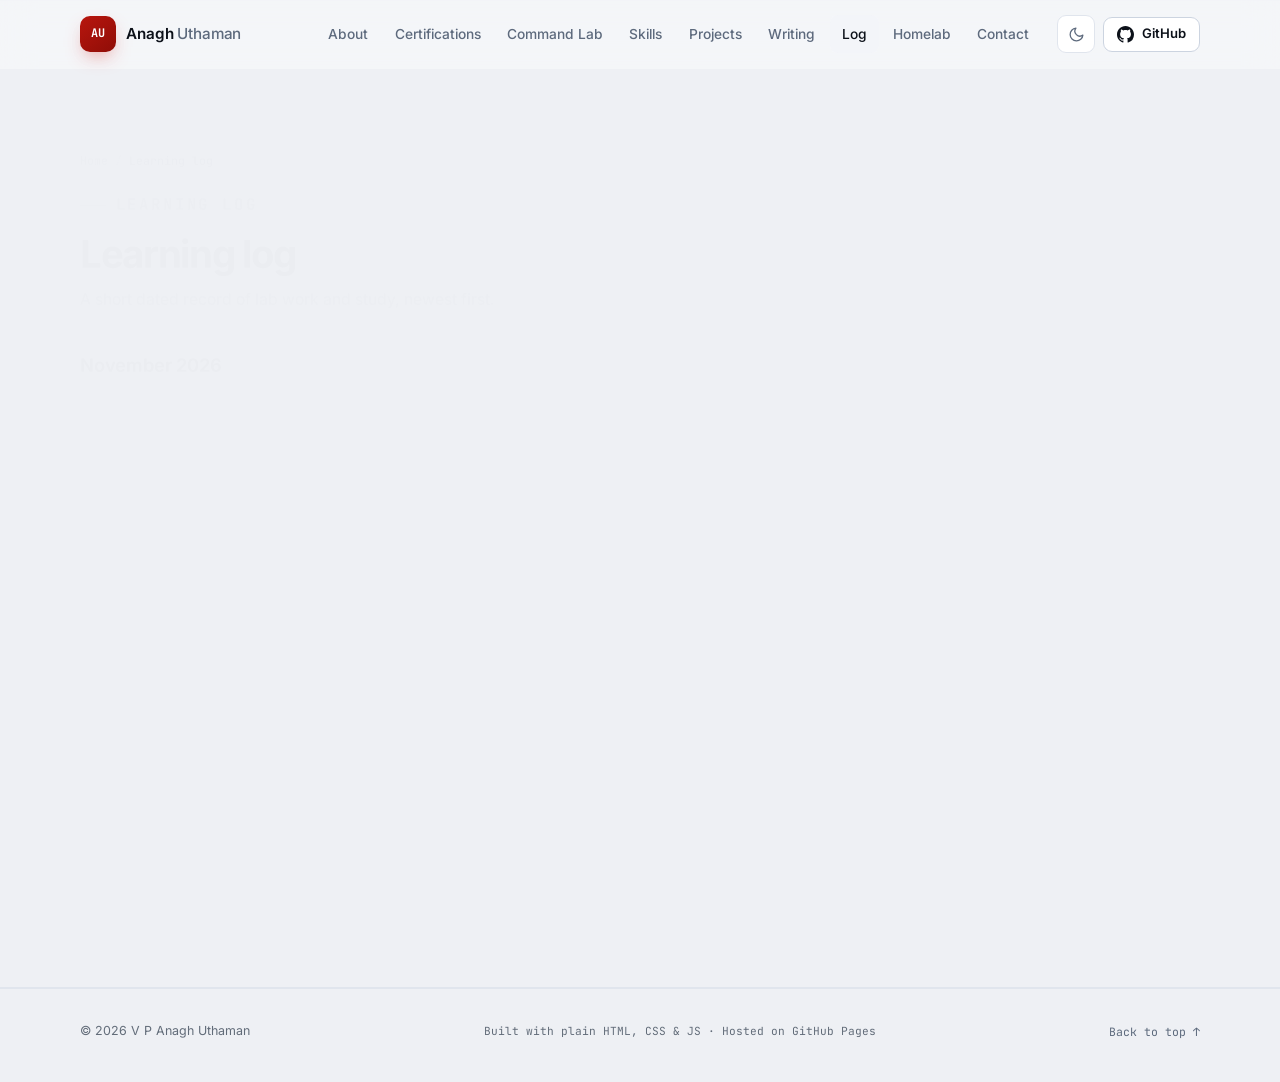
<file: log.html>
<!DOCTYPE html>
<!--
  Learning log maintenance:
  - Copy one entry card and put it at the top of the current month.
  - When the month changes, start a new month heading section.
  - Update the <time datetime="YYYY-MM-DD"> value and the visible date.
-->
<html lang="en">
<head>
  <meta charset="UTF-8">
  <meta http-equiv="Content-Security-Policy" content="default-src 'self'; script-src 'self'; style-src 'self'; font-src 'self'; img-src 'self' data:; connect-src 'self'; manifest-src 'self'; object-src 'none'; frame-src 'none'; media-src 'none'; worker-src 'none'; base-uri 'self'; form-action 'self'">
  <meta name="referrer" content="strict-origin-when-cross-origin">
  <meta name="viewport" content="width=device-width, initial-scale=1.0">
  <title>Learning log | V P Anagh Uthaman</title>
  <meta name="description" content="A short dated record of lab work and study, newest first.">
  <meta name="author" content="V P Anagh Uthaman">
  <meta name="theme-color" content="#07080b">
  <meta name="color-scheme" content="dark light">
  <link rel="canonical" href="https://anakx1.github.io/anagh/log.html">
  <meta property="og:type" content="website">
  <meta property="og:site_name" content="V P Anagh Uthaman">
  <meta property="og:locale" content="en_IN">
  <meta property="og:title" content="Learning log | V P Anagh Uthaman">
  <meta property="og:description" content="A short dated record of lab work and study, newest first.">
  <meta property="og:url" content="https://anakx1.github.io/anagh/log.html">
  <meta property="og:image" content="https://anakx1.github.io/anagh/assets/og-card.png">
  <meta property="og:image:type" content="image/png">
  <meta property="og:image:width" content="1200">
  <meta property="og:image:height" content="630">
  <meta property="og:image:alt" content="V P Anagh Uthaman &mdash; learning log">
  <meta name="twitter:card" content="summary_large_image">
  <meta name="twitter:title" content="Learning log | V P Anagh Uthaman">
  <meta name="twitter:description" content="A short dated record of lab work and study, newest first.">
  <meta name="twitter:image" content="https://anakx1.github.io/anagh/assets/og-card.png">
  <meta name="twitter:image:alt" content="V P Anagh Uthaman &mdash; learning log">
  <link rel="icon" href="data:image/svg+xml,%3Csvg xmlns='http://www.w3.org/2000/svg' viewBox='0 0 100 100'%3E%3Crect width='100' height='100' rx='22' fill='%23e01e16'/%3E%3Ctext x='50' y='68' font-family='monospace' font-size='48' font-weight='700' fill='white' text-anchor='middle'%3EAU%3C/text%3E%3C/svg%3E">
  <link rel="apple-touch-icon" href="assets/apple-touch-icon.png">
  <link rel="manifest" href="site.webmanifest">
  <link rel="preload" href="assets/fonts/inter-latin-var.woff2" as="font" type="font/woff2" crossorigin>
  <link rel="stylesheet" href="assets/fonts.css">
  <script src="assets/theme.js"></script>
  <link rel="stylesheet" href="assets/styles.css">
</head>
<body>
  <a class="skip-link" href="#main">Skip to content</a>

  <header class="site-header" id="site-header">
    <div class="container nav">
      <a class="brand" href="index.html" aria-label="AU Anagh Uthaman — home">
        <span class="brand-mark" aria-hidden="true">AU</span>
        <span class="brand-text">Anagh <span>Uthaman</span></span>
      </a>

      <nav class="nav-links" id="nav-links" aria-label="Primary">
        <a href="index.html#about">About</a>
        <a href="index.html#certs">Certifications</a>
        <a href="lab.html">Command Lab</a>
        <a href="index.html#skills">Skills</a>
        <a href="index.html#projects">Projects</a>
        <a href="writing.html">Writing</a>
        <a href="log.html" class="is-active" aria-current="page">Log</a>
        <a href="homelab.html">Homelab</a>
        <a href="index.html#contact">Contact</a>
      </nav>

      <div class="nav-actions">
        <button class="icon-btn" id="theme-toggle" type="button" aria-label="Switch to light theme" title="Toggle theme">
          <svg class="icon-sun" viewBox="0 0 24 24" fill="none" stroke="currentColor" stroke-width="1.8" stroke-linecap="round" aria-hidden="true" focusable="false">
            <circle cx="12" cy="12" r="4"></circle>
            <path d="M12 2v2M12 20v2M4.93 4.93l1.42 1.42M17.66 17.66l1.41 1.41M2 12h2M20 12h2M4.93 19.07l1.42-1.42M17.66 6.34l1.41-1.41"></path>
          </svg>
          <svg class="icon-moon" viewBox="0 0 24 24" fill="none" stroke="currentColor" stroke-width="1.8" stroke-linecap="round" stroke-linejoin="round" aria-hidden="true" focusable="false">
            <path d="M21 12.8A9 9 0 1 1 11.2 3a7 7 0 0 0 9.8 9.8Z"></path>
          </svg>
        </button>

        <a class="btn btn-sm btn-ghost nav-github" href="https://github.com/an9gh" target="_blank" rel="noopener me">
          <svg viewBox="0 0 16 16" fill="currentColor" aria-hidden="true" focusable="false">
            <path d="M8 0C3.58 0 0 3.58 0 8c0 3.54 2.29 6.53 5.47 7.59.4.07.55-.17.55-.38 0-.19-.01-.82-.01-1.49-2.01.37-2.53-.49-2.69-.94-.09-.23-.48-.94-.82-1.13-.28-.15-.68-.52-.01-.53.63-.01 1.08.58 1.23.82.72 1.21 1.87.87 2.33.66.07-.52.28-.87.51-1.07-1.78-.2-3.64-.89-3.64-3.95 0-.87.31-1.59.82-2.15-.08-.2-.36-1.02.08-2.12 0 0 .67-.21 2.2.82.64-.18 1.32-.27 2-.27.68 0 1.36.09 2 .27 1.53-1.04 2.2-.82 2.2-.82.44 1.1.16 1.92.08 2.12.51.56.82 1.27.82 2.15 0 3.07-1.87 3.75-3.65 3.95.29.25.54.73.54 1.48 0 1.07-.01 1.93-.01 2.2 0 .21.15.46.55.38A8.013 8.013 0 0 0 16 8c0-4.42-3.58-8-8-8Z"></path>
          </svg>
          GitHub
        </a>

        <button class="icon-btn menu-btn" id="menu-toggle" type="button" aria-label="Toggle navigation" aria-expanded="false" aria-controls="nav-links">
          <span></span>
          <span></span>
          <span></span>
        </button>
      </div>
    </div>
  </header>

  <main id="main">
    <section class="section section--lab section--page" id="log">
      <div class="container">
        <nav class="breadcrumb reveal" aria-label="Breadcrumb">
          <a href="index.html">Home</a>
          <span class="sep" aria-hidden="true">/</span>
          <span aria-current="page">Learning log</span>
        </nav>

        <div class="section-head reveal">
          <p class="kicker">Learning log</p>
          <h1>Learning log</h1>
          <p>A short dated record of lab work and study, newest first.</p>
        </div>

        <section class="section-block reveal" aria-labelledby="log-november-2026">
          <h2 id="log-november-2026">November 2026</h2>

          <article class="post project-card card reveal">
            <div class="project-top">
              <span class="badge badge-amber"><time datetime="2026-11-09">9 November 2026</time></span>
            </div>
            <p class="project-desc"><strong>What I did:</strong> Fixed an AutoFS &ldquo;Device or resource busy&rdquo; error.</p>
            <p class="project-desc"><strong>What I learned:</strong> Unmount the child mount before the parent.</p>
            <ul class="pill-list pill-list--sm">
              <li class="pill">AutoFS</li>
              <li class="pill">Storage</li>
              <li class="pill">Troubleshooting</li>
            </ul>
            <div class="project-foot">
              <span class="mono-dim">Lab work</span>
              <a class="text-link" href="writing.html#autofs-busy">AutoFS busy directory write-up &rarr;</a>
            </div>
          </article>

          <article class="post project-card card reveal">
            <div class="project-top">
              <span class="badge badge-amber"><time datetime="2026-11-09">9 November 2026</time></span>
            </div>
            <p class="project-desc"><strong>What I did:</strong> Practiced AutoFS (indirect and direct maps) and SELinux (file contexts, ports, booleans) and moved an Apache web server to <code>/web/http</code> on port <code>8282</code>.</p>
            <p class="project-desc"><strong>What I learned:</strong> A custom web server needs four independent layers (Apache config, SELinux file context and port, firewall); localhost <code>curl</code> does not test the firewall.</p>
            <ul class="pill-list pill-list--sm">
              <li class="pill">AutoFS</li>
              <li class="pill">SELinux</li>
              <li class="pill">httpd</li>
              <li class="pill">firewalld</li>
            </ul>
            <div class="project-foot">
              <span class="mono-dim">Lab work</span>
              <a class="text-link" href="writing.html#custom-web-root">Custom web root and port write-up &rarr;</a>
            </div>
          </article>
        </section>
      </div>
    </section>
  </main>

  <footer class="site-footer">
    <div class="container footer-inner">
      <p>&copy; 2026 V P Anagh Uthaman</p>
      <p class="mono-dim">Built with plain HTML, CSS &amp; JS &middot; Hosted on GitHub Pages</p>
      <a class="back-top" href="#main">Back to top &uarr;</a>
    </div>
  </footer>

  <script src="assets/site.js" defer></script>
</body>
</html>
</file>
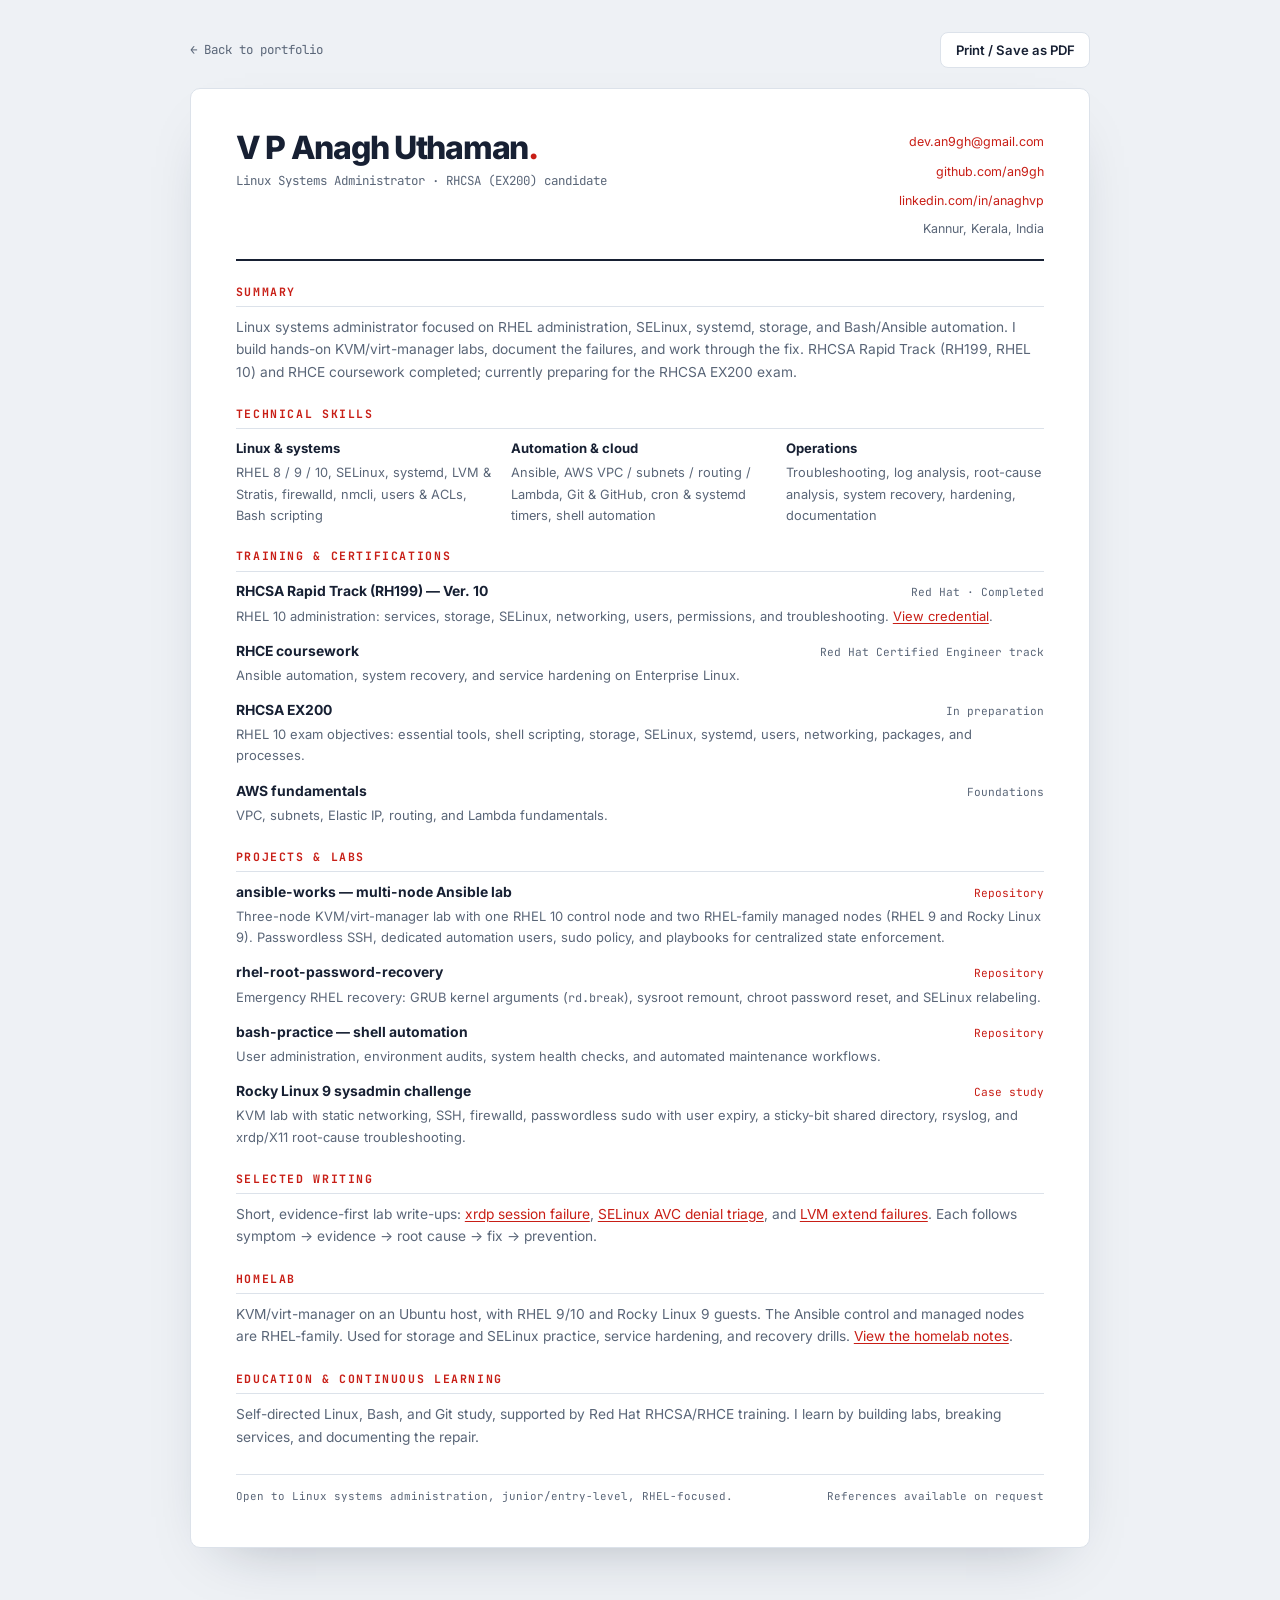
<file: resume.html>
<!DOCTYPE html>
<html lang="en">
<head>
  <meta charset="UTF-8">
  <meta http-equiv="Content-Security-Policy" content="default-src 'self'; script-src 'self'; style-src 'self'; font-src 'self'; img-src 'self' data:; connect-src 'self'; manifest-src 'self'; object-src 'none'; frame-src 'none'; media-src 'none'; worker-src 'none'; base-uri 'self'; form-action 'self'">
  <meta name="referrer" content="strict-origin-when-cross-origin">
  <meta name="viewport" content="width=device-width, initial-scale=1.0">
  <title>Résumé | V P Anagh Uthaman</title>
  <meta name="description" content="Résumé of V P Anagh Uthaman — Linux systems administration, RHEL, SELinux, systemd, Ansible, Bash, and RHCSA (EX200) preparation.">
  <meta name="author" content="V P Anagh Uthaman">
  <meta name="theme-color" content="#eef1f5">
  <meta name="color-scheme" content="light">
  <link rel="canonical" href="https://anakx1.github.io/anagh/resume.html">
  <meta property="og:type" content="website">
  <meta property="og:site_name" content="V P Anagh Uthaman">
  <meta property="og:title" content="Résumé | V P Anagh Uthaman">
  <meta property="og:description" content="Linux systems administration résumé: RHEL, SELinux, systemd, Ansible, Bash, and RHCSA (EX200) preparation.">
  <meta property="og:url" content="https://anakx1.github.io/anagh/resume.html">
  <meta property="og:image" content="https://anakx1.github.io/anagh/assets/og-card.png">
  <meta property="og:image:alt" content="V P Anagh Uthaman — Linux Systems Administration résumé">
  <meta name="twitter:card" content="summary_large_image">
  <meta name="twitter:title" content="Résumé | V P Anagh Uthaman">
  <meta name="twitter:description" content="Linux systems administration résumé: RHEL, SELinux, systemd, Ansible, Bash, and RHCSA (EX200) preparation.">
  <meta name="twitter:image" content="https://anakx1.github.io/anagh/assets/og-card.png">
  <link rel="icon" href="data:image/svg+xml,%3Csvg xmlns='http://www.w3.org/2000/svg' viewBox='0 0 100 100'%3E%3Crect width='100' height='100' rx='22' fill='%23e01e16'/%3E%3Ctext x='50' y='68' font-family='monospace' font-size='48' font-weight='700' fill='white' text-anchor='middle'%3EAU%3C/text%3E%3C/svg%3E">
  <link rel="apple-touch-icon" href="assets/apple-touch-icon.png">
  <link rel="manifest" href="site.webmanifest">
  <link rel="preload" href="assets/fonts/inter-latin-var.woff2" as="font" type="font/woff2" crossorigin>
  <link rel="stylesheet" href="assets/fonts.css">
  <link rel="stylesheet" href="assets/resume.css">
</head>
<body>
  <header class="resume-topbar">
    <a class="back-link" href="index.html">&larr; Back to portfolio</a>
    <button class="print-btn" id="print-resume" type="button">Print / Save as PDF</button>
  </header>

  <main class="resume-sheet" id="resume">
    <header class="resume-header">
      <div>
        <h1>V P Anagh Uthaman<span>.</span></h1>
        <p class="resume-role">Linux Systems Administrator &middot; RHCSA (EX200) candidate</p>
      </div>
      <address class="resume-contact">
        <a href="mailto:dev.an9gh@gmail.com">dev.an9gh@gmail.com</a>
        <a href="https://github.com/an9gh" target="_blank" rel="noopener me">github.com/an9gh</a>
        <a href="https://in.linkedin.com/in/anaghvp" target="_blank" rel="noopener me">linkedin.com/in/anaghvp</a>
        <span>Kannur, Kerala, India</span>
      </address>
    </header>

    <section class="resume-section">
      <h2>Summary</h2>
      <p>Linux systems administrator focused on RHEL administration, SELinux, systemd, storage, and Bash/Ansible automation. I build hands-on KVM/virt-manager labs, document the failures, and work through the fix. RHCSA Rapid Track (RH199, RHEL 10) and RHCE coursework completed; currently preparing for the RHCSA EX200 exam.</p>
    </section>

    <section class="resume-section">
      <h2>Technical Skills</h2>
      <div class="skill-columns">
        <div>
          <h3>Linux &amp; systems</h3>
          <p>RHEL 8 / 9 / 10, SELinux, systemd, LVM &amp; Stratis, firewalld, nmcli, users &amp; ACLs, Bash scripting</p>
        </div>
        <div>
          <h3>Automation &amp; cloud</h3>
          <p>Ansible, AWS VPC / subnets / routing / Lambda, Git &amp; GitHub, cron &amp; systemd timers, shell automation</p>
        </div>
        <div>
          <h3>Operations</h3>
          <p>Troubleshooting, log analysis, root-cause analysis, system recovery, hardening, documentation</p>
        </div>
      </div>
    </section>

    <section class="resume-section">
      <h2>Training &amp; Certifications</h2>
      <ul class="resume-list">
        <li>
          <div class="resume-item-head">
            <strong>RHCSA Rapid Track (RH199) &mdash; Ver. 10</strong>
            <span>Red Hat &middot; Completed</span>
          </div>
          <p>RHEL 10 administration: services, storage, SELinux, networking, users, permissions, and troubleshooting. <a href="https://www.linkedin.com/posts/anaghvp_rhcsa-redhat-linux-share-7511116312618639361-bZvK/" target="_blank" rel="noopener">View credential</a>.</p>
        </li>
        <li>
          <div class="resume-item-head">
            <strong>RHCE coursework</strong>
            <span>Red Hat Certified Engineer track</span>
          </div>
          <p>Ansible automation, system recovery, and service hardening on Enterprise Linux.</p>
        </li>
        <li>
          <div class="resume-item-head">
            <strong>RHCSA EX200</strong>
            <span>In preparation</span>
          </div>
          <p>RHEL 10 exam objectives: essential tools, shell scripting, storage, SELinux, systemd, users, networking, packages, and processes.</p>
        </li>
        <li>
          <div class="resume-item-head">
            <strong>AWS fundamentals</strong>
            <span>Foundations</span>
          </div>
          <p>VPC, subnets, Elastic IP, routing, and Lambda fundamentals.</p>
        </li>
      </ul>
    </section>

    <section class="resume-section">
      <h2>Projects &amp; Labs</h2>
      <ul class="resume-list">
        <li>
          <div class="resume-item-head">
            <strong>ansible-works &mdash; multi-node Ansible lab</strong>
            <a href="https://github.com/an9gh/ansible-works" target="_blank" rel="noopener">Repository</a>
          </div>
          <p>Three-node KVM/virt-manager lab with one RHEL 10 control node and two RHEL-family managed nodes (RHEL 9 and Rocky Linux 9). Passwordless SSH, dedicated automation users, sudo policy, and playbooks for centralized state enforcement.</p>
        </li>
        <li>
          <div class="resume-item-head">
            <strong>rhel-root-password-recovery</strong>
            <a href="https://github.com/an9gh/rhel-root-password-recovery" target="_blank" rel="noopener">Repository</a>
          </div>
          <p>Emergency RHEL recovery: GRUB kernel arguments (<code>rd.break</code>), sysroot remount, chroot password reset, and SELinux relabeling.</p>
        </li>
        <li>
          <div class="resume-item-head">
            <strong>bash-practice &mdash; shell automation</strong>
            <a href="https://github.com/an9gh/bash-practice" target="_blank" rel="noopener">Repository</a>
          </div>
          <p>User administration, environment audits, system health checks, and automated maintenance workflows.</p>
        </li>
        <li>
          <div class="resume-item-head">
            <strong>Rocky Linux 9 sysadmin challenge</strong>
            <a href="https://www.linkedin.com/posts/anaghvp_linux-rhcsa-rockylinux-activity-7519253979063549952-A6JP" target="_blank" rel="noopener">Case study</a>
          </div>
          <p>KVM lab with static networking, SSH, firewalld, passwordless sudo with user expiry, a sticky-bit shared directory, rsyslog, and xrdp/X11 root-cause troubleshooting.</p>
        </li>
      </ul>
    </section>

    <section class="resume-section">
      <h2>Selected Writing</h2>
      <p>Short, evidence-first lab write-ups: <a href="writing.html#xrdp">xrdp session failure</a>, <a href="writing.html#selinux-avc">SELinux AVC denial triage</a>, and <a href="writing.html#lvm-extend">LVM extend failures</a>. Each follows symptom &rarr; evidence &rarr; root cause &rarr; fix &rarr; prevention.</p>
    </section>

    <section class="resume-section">
      <h2>Homelab</h2>
      <p>KVM/virt-manager on an Ubuntu host, with RHEL 9/10 and Rocky Linux 9 guests. The Ansible control and managed nodes are RHEL-family. Used for storage and SELinux practice, service hardening, and recovery drills. <a href="homelab.html">View the homelab notes</a>.</p>
    </section>

    <section class="resume-section">
      <h2>Education &amp; Continuous Learning</h2>
      <p>Self-directed Linux, Bash, and Git study, supported by Red Hat RHCSA/RHCE training. I learn by building labs, breaking services, and documenting the repair.</p>
    </section>

    <footer class="resume-footer">
      <span>Open to Linux systems administration, junior/entry-level, RHEL-focused.</span>
      <span>References available on request</span>
    </footer>
  </main>

  <script src="assets/resume.js" defer></script>
</body>
</html>
</file>
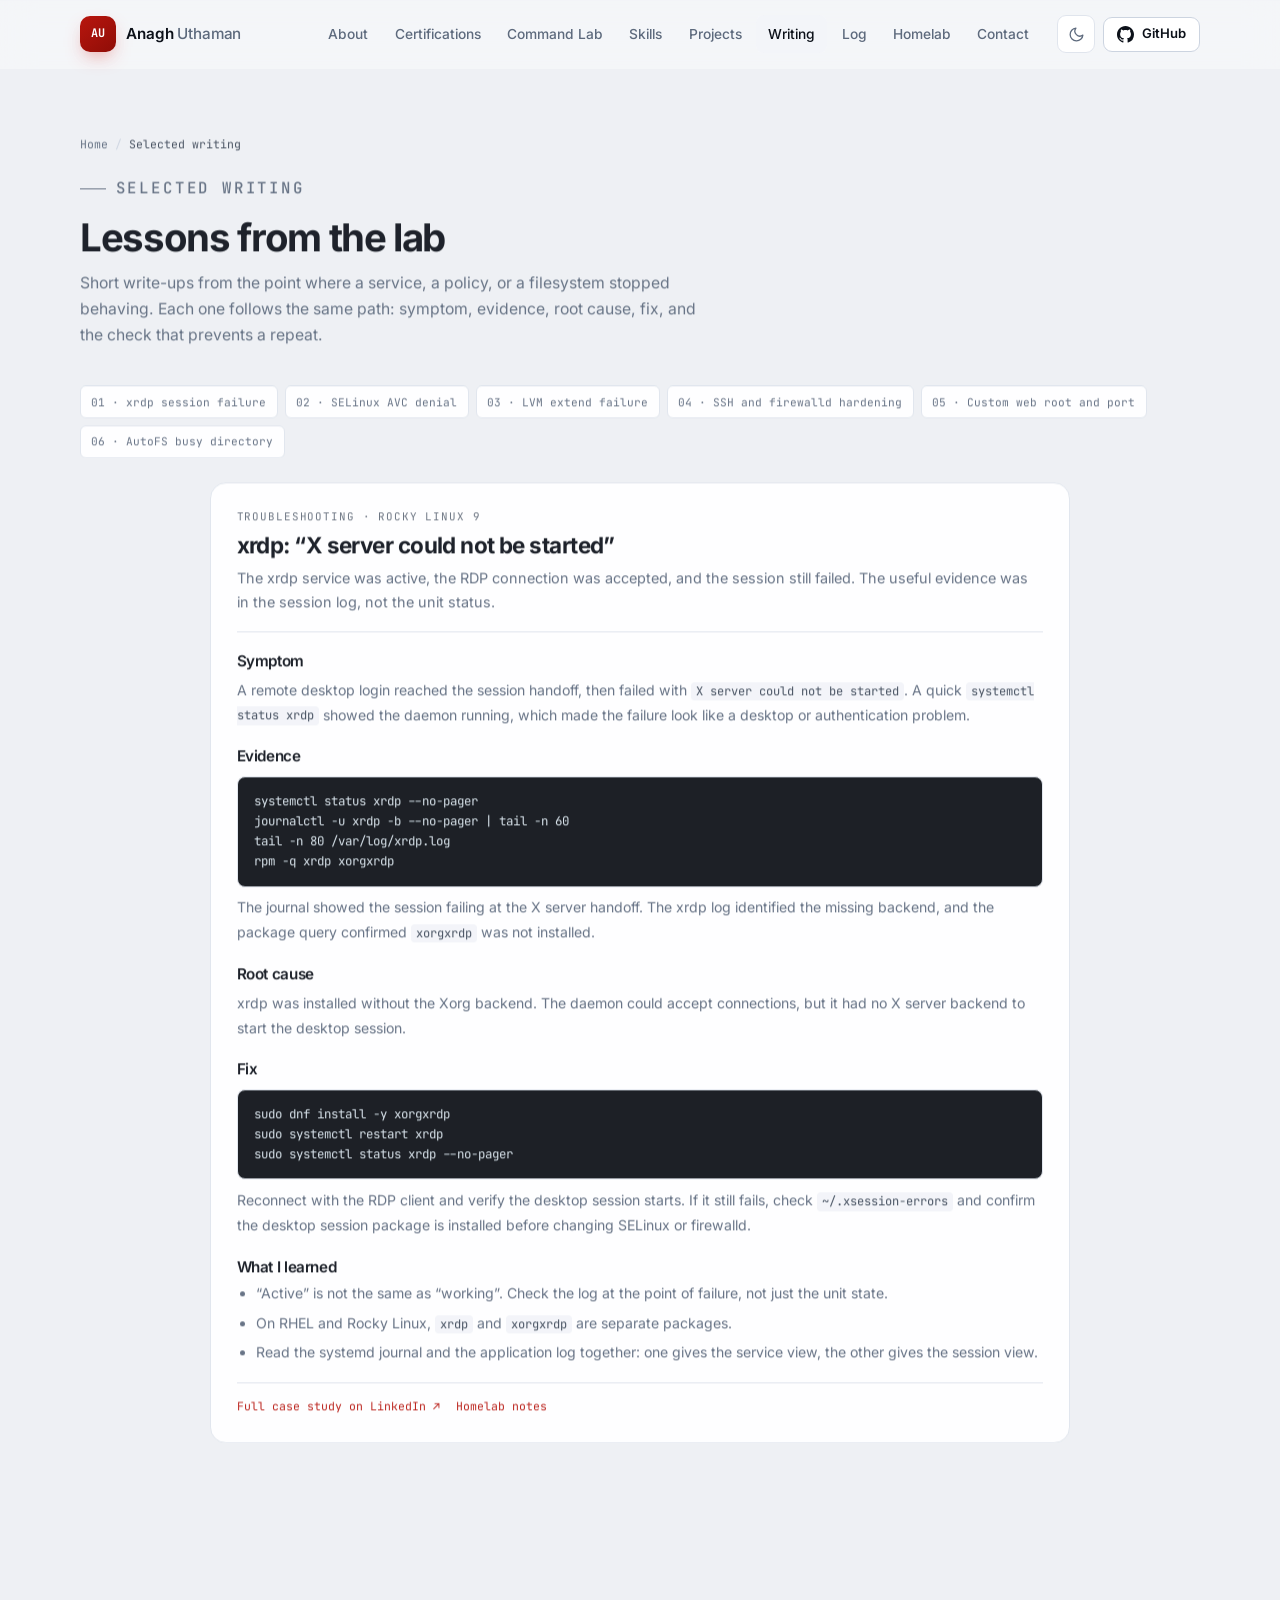
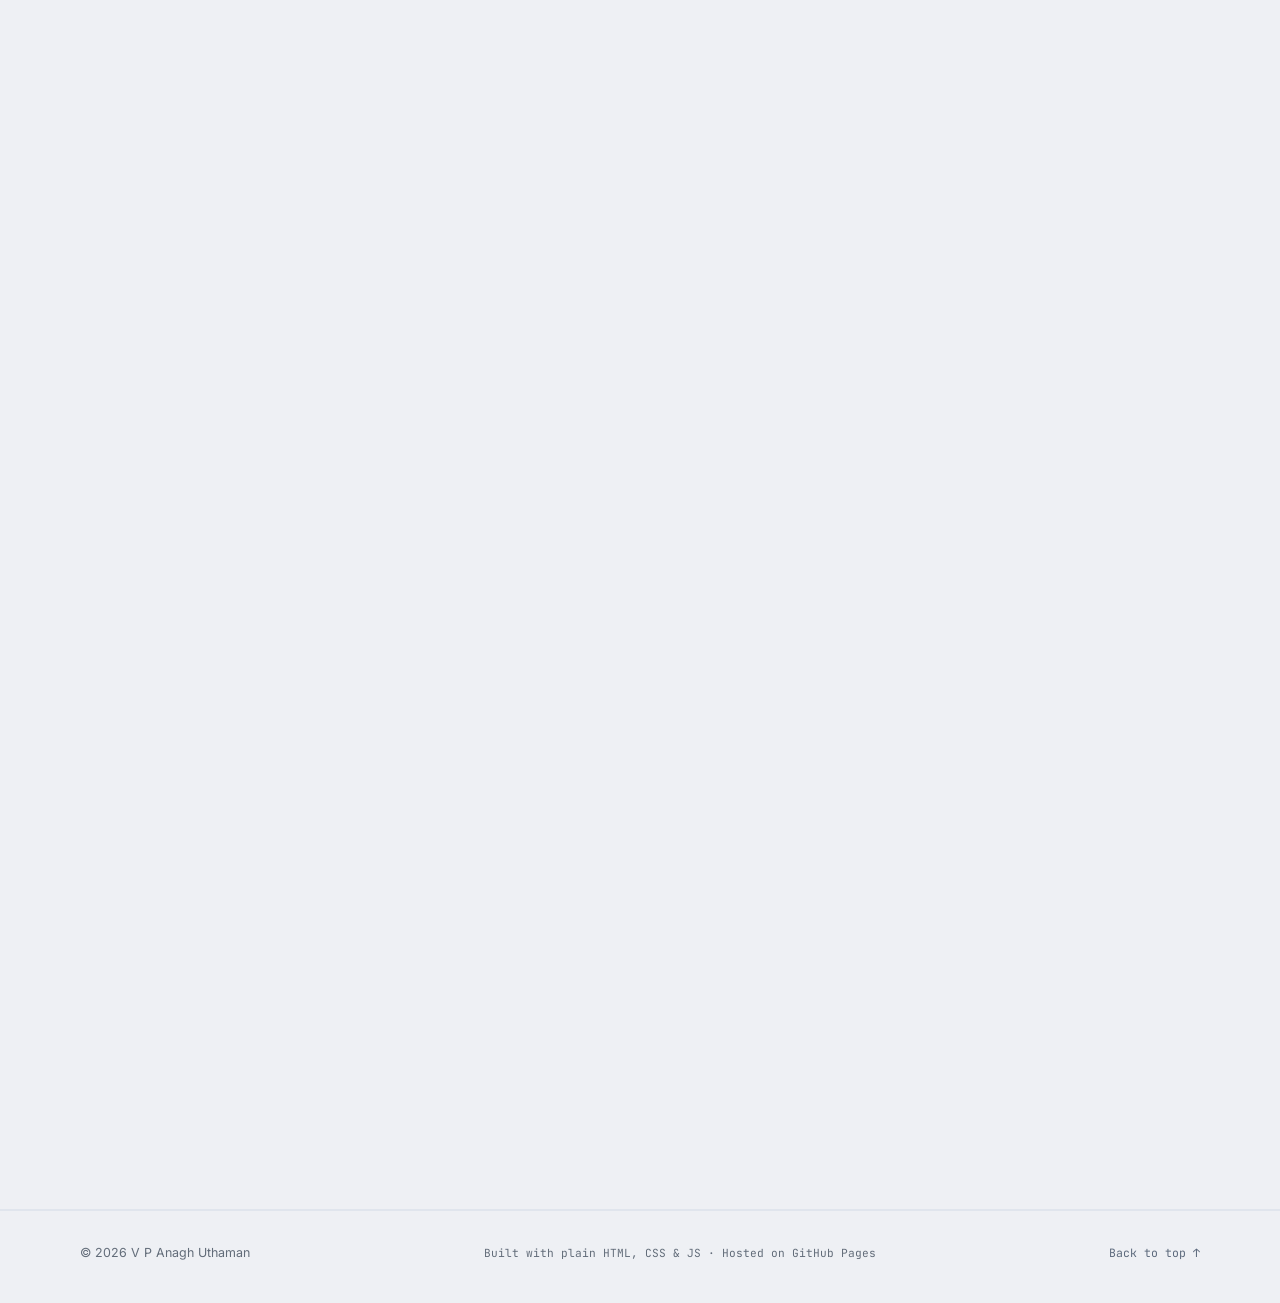
<file: writing.html>
<!DOCTYPE html>
<html lang="en">
<head>
  <meta charset="UTF-8">
  <meta http-equiv="Content-Security-Policy" content="default-src 'self'; script-src 'self'; style-src 'self'; font-src 'self'; img-src 'self' data:; connect-src 'self'; manifest-src 'self'; object-src 'none'; frame-src 'none'; media-src 'none'; worker-src 'none'; base-uri 'self'; form-action 'self'">
  <meta name="referrer" content="strict-origin-when-cross-origin">
  <meta name="viewport" content="width=device-width, initial-scale=1.0">
  <title>Selected Writing | V P Anagh Uthaman</title>
  <meta name="description" content="Linux lab write-ups on xrdp session failures, SELinux AVC denials, LVM extend failures, SSH/firewalld hardening, a custom web root/port, and an AutoFS busy directory: symptom, evidence, root cause, fix, and prevention.">
  <meta name="author" content="V P Anagh Uthaman">
  <meta name="theme-color" content="#07080b">
  <meta name="color-scheme" content="dark light">
  <link rel="canonical" href="https://anakx1.github.io/anagh/writing.html">
  <meta property="og:type" content="website">
  <meta property="og:site_name" content="V P Anagh Uthaman">
  <meta property="og:locale" content="en_IN">
  <meta property="og:title" content="Selected Writing | V P Anagh Uthaman">
  <meta property="og:description" content="Linux lab write-ups on xrdp session failures, SELinux AVC denials, LVM extend failures, SSH/firewalld hardening, a custom web root/port, and an AutoFS busy directory: symptom, evidence, root cause, fix, and prevention.">
  <meta property="og:url" content="https://anakx1.github.io/anagh/writing.html">
  <meta property="og:image" content="https://anakx1.github.io/anagh/assets/og-card.png">
  <meta property="og:image:type" content="image/png">
  <meta property="og:image:width" content="1200">
  <meta property="og:image:height" content="630">
  <meta property="og:image:alt" content="V P Anagh Uthaman — selected Linux lab writing">
  <meta name="twitter:card" content="summary_large_image">
  <meta name="twitter:title" content="Selected Writing | V P Anagh Uthaman">
  <meta name="twitter:description" content="Linux lab write-ups on xrdp session failures, SELinux AVC denials, LVM extend failures, SSH/firewalld hardening, a custom web root/port, and AutoFS busy directories.">
  <meta name="twitter:image" content="https://anakx1.github.io/anagh/assets/og-card.png">
  <meta name="twitter:image:alt" content="V P Anagh Uthaman — selected Linux lab writing">
  <link rel="icon" href="data:image/svg+xml,%3Csvg xmlns='http://www.w3.org/2000/svg' viewBox='0 0 100 100'%3E%3Crect width='100' height='100' rx='22' fill='%23e01e16'/%3E%3Ctext x='50' y='68' font-family='monospace' font-size='48' font-weight='700' fill='white' text-anchor='middle'%3EAU%3C/text%3E%3C/svg%3E">
  <link rel="apple-touch-icon" href="assets/apple-touch-icon.png">
  <link rel="manifest" href="site.webmanifest">
  <link rel="preload" href="assets/fonts/inter-latin-var.woff2" as="font" type="font/woff2" crossorigin>
  <link rel="stylesheet" href="assets/fonts.css">
  <script src="assets/theme.js"></script>
  <link rel="stylesheet" href="assets/styles.css">
</head>
<body>
  <a class="skip-link" href="#main">Skip to content</a>

  <header class="site-header" id="site-header">
    <div class="container nav">
      <a class="brand" href="index.html" aria-label="AU Anagh Uthaman — home">
        <span class="brand-mark" aria-hidden="true">AU</span>
        <span class="brand-text">Anagh <span>Uthaman</span></span>
      </a>

      <nav class="nav-links" id="nav-links" aria-label="Primary">
        <a href="index.html#about">About</a>
        <a href="index.html#certs">Certifications</a>
        <a href="lab.html">Command Lab</a>
        <a href="index.html#skills">Skills</a>
        <a href="index.html#projects">Projects</a>
        <a href="writing.html" class="is-active" aria-current="page">Writing</a>
        <a href="log.html">Log</a>
        <a href="homelab.html">Homelab</a>
        <a href="index.html#contact">Contact</a>
      </nav>

      <div class="nav-actions">
        <button class="icon-btn" id="theme-toggle" type="button" aria-label="Switch to light theme" title="Toggle theme">
          <svg class="icon-sun" viewBox="0 0 24 24" fill="none" stroke="currentColor" stroke-width="1.8" stroke-linecap="round" aria-hidden="true" focusable="false">
            <circle cx="12" cy="12" r="4"></circle>
            <path d="M12 2v2M12 20v2M4.93 4.93l1.42 1.42M17.66 17.66l1.41 1.41M2 12h2M20 12h2M4.93 19.07l1.42-1.42M17.66 6.34l1.41-1.41"></path>
          </svg>
          <svg class="icon-moon" viewBox="0 0 24 24" fill="none" stroke="currentColor" stroke-width="1.8" stroke-linecap="round" stroke-linejoin="round" aria-hidden="true" focusable="false">
            <path d="M21 12.8A9 9 0 1 1 11.2 3a7 7 0 0 0 9.8 9.8Z"></path>
          </svg>
        </button>

        <a class="btn btn-sm btn-ghost nav-github" href="https://github.com/an9gh" target="_blank" rel="noopener me">
          <svg viewBox="0 0 16 16" fill="currentColor" aria-hidden="true" focusable="false">
            <path d="M8 0C3.58 0 0 3.58 0 8c0 3.54 2.29 6.53 5.47 7.59.4.07.55-.17.55-.38 0-.19-.01-.82-.01-1.49-2.01.37-2.53-.49-2.69-.94-.09-.23-.48-.94-.82-1.13-.28-.15-.68-.52-.01-.53.63-.01 1.08.58 1.23.82.72 1.21 1.87.87 2.33.66.07-.52.28-.87.51-1.07-1.78-.2-3.64-.89-3.64-3.95 0-.87.31-1.59.82-2.15-.08-.2-.36-1.02.08-2.12 0 0 .67-.21 2.2.82.64-.18 1.32-.27 2-.27.68 0 1.36.09 2 .27 1.53-1.04 2.2-.82 2.2-.82.44 1.1.16 1.92.08 2.12.51.56.82 1.27.82 2.15 0 3.07-1.87 3.75-3.65 3.95.29.25.54.73.54 1.48 0 1.07-.01 1.93-.01 2.2 0 .21.15.46.55.38A8.013 8.013 0 0 0 16 8c0-4.42-3.58-8-8-8Z"></path>
          </svg>
          GitHub
        </a>

        <button class="icon-btn menu-btn" id="menu-toggle" type="button" aria-label="Toggle navigation" aria-expanded="false" aria-controls="nav-links">
          <span></span>
          <span></span>
          <span></span>
        </button>
      </div>
    </div>
  </header>

  <main id="main">
    <section class="section section--lab section--page" id="writing">
      <div class="container">
        <nav class="breadcrumb reveal" aria-label="Breadcrumb">
          <a href="index.html">Home</a>
          <span class="sep" aria-hidden="true">/</span>
          <span aria-current="page">Selected writing</span>
        </nav>

        <div class="section-head reveal">
          <p class="kicker">Selected writing</p>
          <h1>Lessons from the lab</h1>
          <p>Short write-ups from the point where a service, a policy, or a filesystem stopped behaving. Each one follows the same path: symptom, evidence, root cause, fix, and the check that prevents a repeat.</p>
        </div>

        <nav class="writing-toc reveal" aria-label="Selected writing">
          <a href="#xrdp">01 &middot; xrdp session failure</a>
          <a href="#selinux-avc">02 &middot; SELinux AVC denial</a>
          <a href="#lvm-extend">03 &middot; LVM extend failure</a>
          <a href="#ssh-firewalld">04 &middot; SSH and firewalld hardening</a>
          <a href="#custom-web-root">05 &middot; Custom web root and port</a>
          <a href="#autofs-busy">06 &middot; AutoFS busy directory</a>
        </nav>

        <article class="post card reveal" id="xrdp">
          <header class="post-head">
            <p class="post-kicker">Troubleshooting &middot; Rocky Linux 9</p>
            <h2>xrdp: &ldquo;X server could not be started&rdquo;</h2>
            <p class="post-deck">The xrdp service was active, the RDP connection was accepted, and the session still failed. The useful evidence was in the session log, not the unit status.</p>
          </header>
          <div class="post-body">
            <h3>Symptom</h3>
            <p>A remote desktop login reached the session handoff, then failed with <code>X server could not be started</code>. A quick <code>systemctl status xrdp</code> showed the daemon running, which made the failure look like a desktop or authentication problem.</p>

            <h3>Evidence</h3>
            <pre><code>systemctl status xrdp --no-pager
journalctl -u xrdp -b --no-pager | tail -n 60
tail -n 80 /var/log/xrdp.log
rpm -q xrdp xorgxrdp</code></pre>
            <p>The journal showed the session failing at the X server handoff. The xrdp log identified the missing backend, and the package query confirmed <code>xorgxrdp</code> was not installed.</p>

            <h3>Root cause</h3>
            <p>xrdp was installed without the Xorg backend. The daemon could accept connections, but it had no X server backend to start the desktop session.</p>

            <h3>Fix</h3>
            <pre><code>sudo dnf install -y xorgxrdp
sudo systemctl restart xrdp
sudo systemctl status xrdp --no-pager</code></pre>
            <p>Reconnect with the RDP client and verify the desktop session starts. If it still fails, check <code>~/.xsession-errors</code> and confirm the desktop session package is installed before changing SELinux or firewalld.</p>

            <h3>What I learned</h3>
            <ul>
              <li>&ldquo;Active&rdquo; is not the same as &ldquo;working&rdquo;. Check the log at the point of failure, not just the unit state.</li>
              <li>On RHEL and Rocky Linux, <code>xrdp</code> and <code>xorgxrdp</code> are separate packages.</li>
              <li>Read the systemd journal and the application log together: one gives the service view, the other gives the session view.</li>
            </ul>

            <p class="post-related">
              <a href="https://www.linkedin.com/posts/anaghvp_linux-rhcsa-rockylinux-activity-7519253979063549952-A6JP" target="_blank" rel="noopener">Full case study on LinkedIn &nearr;</a>
              <a href="homelab.html">Homelab notes</a>
            </p>
          </div>
        </article>

        <article class="post card reveal" id="selinux-avc">
          <header class="post-head">
            <p class="post-kicker">SELinux &middot; RHEL 9</p>
            <h2>SELinux denied it. Now what?</h2>
            <p class="post-deck">A repeatable triage path for AVC denials: confirm enforcement, find the denial, read the source/target/class, then apply the smallest permanent fix.</p>
          </header>
          <div class="post-body">
            <h3>1. Confirm the mode</h3>
            <pre><code>getenforce
sestatus</code></pre>
            <p>Do not start with <code>setenforce 0</code>. If you need permissive mode to test a hypothesis, set it temporarily and put it back as part of the test.</p>

            <h3>2. Find the denial</h3>
            <pre><code>sudo ausearch -m AVC,USER_AVC -ts recent
sudo ausearch -m AVC -ts recent | audit2allow -w
sudo sealert -a /var/log/audit/audit.log</code></pre>
            <p><code>sealert</code> is available when <code>setroubleshoot-server</code> is installed. The important fields are the source context, target context, and object class. For example: <code>httpd_t</code> trying to read a file labeled <code>var_t</code> instead of <code>httpd_sys_content_t</code>.</p>

            <h3>3. Inspect labels, not just permissions</h3>
            <pre><code>ls -Zd /var/www/html /web
ps -eZ | grep httpd
sudo semanage fcontext -l | grep -E '/web|/var/www'</code></pre>
            <p>Standard Linux permissions can be correct while the SELinux label is wrong. If the service account can read the file with <code>sudo -u apache cat /web/index.html</code> but the web request is denied, start with labels.</p>

            <h3>4. Choose the smallest fix</h3>
            <p><strong>Wrong file label:</strong> add a persistent file-context rule, then relabel the tree.</p>
            <pre><code>sudo semanage fcontext -a -t httpd_sys_content_t "/web(/.*)?"
sudo restorecon -Rv /web</code></pre>
            <p><strong>Boolean:</strong> enable only the capability the service needs.</p>
            <pre><code>sudo getsebool -a | grep httpd
sudo setsebool -P httpd_can_network_connect on</code></pre>
            <p><strong>Non-standard port:</strong> label the port instead of disabling the policy.</p>
            <pre><code>sudo semanage port -a -t http_port_t -p tcp 8080
sudo semanage port -l | grep http_port_t</code></pre>

            <h3>5. Verify and document</h3>
            <pre><code>sudo ausearch -m AVC -ts recent
sudo systemctl restart httpd
curl -I http://localhost:8080</code></pre>
            <p class="post-note"><strong>Do not ship:</strong> <code>setenforce 0</code>, <code>chmod 777</code>, or a broad custom policy when a label or boolean solves the problem. <code>audit2allow</code> is for a genuinely custom policy, not for fixing mislabeled files.</p>

            <h3>What I learned</h3>
            <ul>
              <li>SELinux is a labeling system. The denial tells you which source context was denied access to which target context and class.</li>
              <li>Persistent fixes use <code>semanage</code> plus <code>restorecon</code>; a one-off <code>chcon</code> is useful for testing, not for configuration management.</li>
              <li>Disabling enforcement hides the evidence. Use permissive mode briefly to confirm, then return to enforcing.</li>
            </ul>

            <p class="post-related">
              <a href="homelab.html">Homelab notes</a>
              <a href="https://github.com/an9gh/rhel-root-password-recovery" target="_blank" rel="noopener">SELinux relabel in the recovery repo &nearr;</a>
            </p>
          </div>
        </article>

        <article class="post card reveal" id="lvm-extend">
          <header class="post-head">
            <p class="post-kicker">Storage &middot; LVM / XFS</p>
            <h2>The LVM extend that didn&rsquo;t take</h2>
            <p class="post-deck"><code>lvextend</code> can return success while <code>df -h</code> stays flat. Check the stack from disk to filesystem before resizing again.</p>
          </header>
          <div class="post-body">
            <h3>The failure pattern</h3>
            <p>Either <code>lvextend</code> reports success and <code>df -h</code> shows the old size, or it fails with <code>insufficient free space</code>. Both are layer problems: the logical volume, the volume group, the physical volume, or the filesystem.</p>

            <h3>1. Map the stack</h3>
            <pre><code>lsblk
sudo pvs
sudo vgs
sudo lvs
df -hT</code></pre>
            <p>Read it bottom-up: disk &rarr; partition &rarr; physical volume &rarr; volume group &rarr; logical volume &rarr; filesystem. <code>df</code> is the final proof, not <code>lvextend</code>.</p>

            <h3>2. Check free extents</h3>
            <pre><code>sudo vgs
sudo lvs -o lv_name,vg_name,lv_size,seg_size,seg_count</code></pre>
            <p>If <code>VFree</code> is zero, the volume group has no room. Expand the underlying disk or partition and run <code>pvresize</code>, or add another physical volume.</p>

            <h3>3. Grow the LV and filesystem together</h3>
            <pre><code>sudo lvextend -r -L +10G /dev/vg/lv
df -hT /mountpoint</code></pre>
            <p>The <code>-r</code> flag calls the filesystem grow tool. If you omit it, grow the filesystem explicitly:</p>
            <pre><code># XFS
sudo xfs_growfs /mountpoint

# ext4
sudo resize2fs /dev/vg/lv</code></pre>

            <h3>4. If the disk was expanded, resize the PV too</h3>
            <pre><code>sudo growpart /dev/vda 3
sudo pvresize /dev/vda3
sudo lvextend -r -l +100%FREE /dev/vg/lv
df -hT /mountpoint</code></pre>
            <p>Confirm the device and partition number with <code>lsblk</code> first. <code>growpart</code> and <code>pvresize</code> are the steps people skip when a hypervisor disk was enlarged.</p>

            <h3>What I learned</h3>
            <ul>
              <li><code>lvextend</code> changes the logical volume; it does not always grow the filesystem. <code>-r</code> is the safer habit.</li>
              <li>Always run <code>df -hT</code> after the resize. The command that returns success is not the command that proves capacity.</li>
              <li>Take a snapshot before destructive storage work, and record the before/after output for the ticket or write-up.</li>
            </ul>

            <p class="post-related">
              <a href="homelab.html">Homelab notes</a>
              <a href="lab.html">Storage commands in the lab &nearr;</a>
            </p>
          </div>
        </article>

        <article class="post card reveal" id="ssh-firewalld">
          <header class="post-head">
            <p class="post-kicker">Hardening &middot; RHEL 9</p>
            <h2>SSH and firewalld hardening</h2>
            <p class="post-deck">Key-only SSH is more than setting <code>PasswordAuthentication no</code>. The effective sshd policy, the firewall, and the SELinux port label all have to agree with the port clients use.</p>
          </header>
          <div class="post-body">
            <h3>Symptom</h3>
            <p>On a RHEL 9 guest, SSH can be reachable while the effective policy is still broader than the intended key-only, non-root access. The service looks healthy, so the gap is easy to miss unless the sshd policy, listening socket, firewall zone, and SELinux port label are checked together.</p>

            <h3>Evidence</h3>
            <pre><code>sudo sshd -T | grep -Ei '^(port|permitrootlogin|passwordauthentication|kbdinteractiveauthentication|pubkeyauthentication|allowusers)'
sudo ss -tlnp | grep sshd
sudo firewall-cmd --list-all
sudo semanage port -l | grep ssh_port_t</code></pre>
            <p><code>sshd -T</code> prints the effective configuration after includes, so it is the check that matters. <code>ss</code> shows the listening socket, <code>firewall-cmd --list-all</code> shows the active zone, and <code>semanage port -l</code> shows whether SELinux allows sshd to bind the chosen port.</p>

            <h3>Root cause</h3>
            <p>The common root cause is a partial change: sshd_config is edited but not reloaded, the firewall still allows the old service, or SELinux has no label for the new port. Any one of those leaves the guest either more open than intended or unreachable on the new port.</p>

            <h3>Fix</h3>
            <p>Confirm key-based access works for the account that should retain access. Keep a second SSH session open before reloading sshd; it is the recovery path if the new policy locks you out.</p>
            <pre><code>install -d -m 700 ~/.ssh
vi ~/.ssh/authorized_keys
chmod 600 ~/.ssh/authorized_keys
sudo restorecon -Rv ~/.ssh</code></pre>
            <p>Add an explicit drop-in. RHEL 9 includes <code>/etc/ssh/sshd_config.d/*.conf</code>, so keep the policy small and readable:</p>
            <pre><code>sudo vi /etc/ssh/sshd_config.d/50-hardening.conf</code></pre>
            <pre><code>PubkeyAuthentication yes
PasswordAuthentication no
KbdInteractiveAuthentication no
PermitRootLogin no
AllowUsers anagh</code></pre>
            <p>Replace <code>anagh</code> with the account that should be allowed. If the port is changing, add <code>Port 2222</code> to the same drop-in; otherwise keep the default port. Validate the file before touching the running service:</p>
            <pre><code>sudo sshd -t</code></pre>
            <p>If the SSH port changes, update SELinux and firewalld before reloading sshd. The example uses port <code>2222</code>; use the port you actually configured.</p>
            <pre><code>sudo semanage port -a -t ssh_port_t -p tcp 2222
sudo semanage port -l | grep ssh_port_t</code></pre>
            <p>If the port is already defined, replace <code>-a</code> with <code>-m</code>. Then move the firewall rule from the default <code>ssh</code> service to the new port and reload:</p>
            <pre><code>sudo firewall-cmd --permanent --remove-service=ssh
sudo firewall-cmd --permanent --add-port=2222/tcp
sudo firewall-cmd --reload
sudo firewall-cmd --list-all</code></pre>
            <p>If you keep SSH on port 22, add the service instead of a port:</p>
            <pre><code>sudo firewall-cmd --permanent --add-service=ssh
sudo firewall-cmd --reload
sudo firewall-cmd --list-all</code></pre>
            <p>Reload sshd only after the port is allowed by SELinux and firewalld. Keep the second session open until a fresh connection succeeds. The verification below assumes port <code>2222</code>; substitute <code>22</code> if you kept the default.</p>
            <pre><code>sudo systemctl reload sshd
sudo sshd -T | grep -Ei '^(port|permitrootlogin|passwordauthentication|kbdinteractiveauthentication|pubkeyauthentication|allowusers)'
sudo ss -tlnp | grep ':2222'
sudo firewall-cmd --list-all
ssh -p 2222 anagh@host</code></pre>

            <h3>What I learned</h3>
            <ul>
              <li><code>sshd -T</code> is the effective configuration; the file on disk is only one input after includes are applied.</li>
              <li>Keep a second session open until a new SSH policy has been tested from a fresh connection.</li>
              <li>SSH hardening is three layers: sshd policy, firewalld, and SELinux port labels. A change to one layer has to be checked against the other two.</li>
              <li>Use <code>sshd -t</code> before a reload and verify with <code>ss -tlnp</code> after it; a service that reports active is not proof that the intended port is listening.</li>
            </ul>

            <p class="post-related">
              <a href="homelab.html">Homelab notes</a>
            </p>
          </div>
        </article>

        <article class="post card reveal" id="custom-web-root">
          <header class="post-head">
            <p class="post-kicker">Apache &middot; RHEL 10</p>
            <h2>Custom web root and port on RHEL: the four layers</h2>
            <p class="post-deck">Moving Apache to <code>/web/http</code> on port <code>8282</code> is four changes: httpd config, SELinux file context, SELinux port, and firewalld. Missing one layer leaves the other three looking correct.</p>
          </header>
          <div class="post-body">
            <h3>Symptom</h3>
            <p>The new document root or port is not live even though one layer has been changed. A 403 from <code>/web/http</code>, a connection failure on <code>8282</code>, or the default page still answering means at least one of the remaining layers still points at the old path or port.</p>

            <h3>Evidence</h3>
            <pre><code>sudo httpd -t
grep -nE '^(Listen|DocumentRoot)' /etc/httpd/conf/httpd.conf
ls -ldZ /web/http
sudo semanage fcontext -l | grep /web/http
sudo semanage port -l | grep http_port_t
sudo firewall-cmd --list-all
sudo ss -tlnp | grep ':8282'
curl -I http://localhost:8282</code></pre>

            <h3>Root cause</h3>
            <p>The four layers are independent. <code>httpd.conf</code> controls the path and port Apache asks for, the SELinux file context controls file access, <code>semanage port</code> controls whether httpd may bind <code>8282</code>, and firewalld controls whether clients can reach it. Changing one layer does not update the other three.</p>

            <h3>Fix</h3>
            <p>Create the custom document root and update both the listening port and the directory policy in <code>httpd.conf</code>:</p>
            <pre><code>sudo mkdir -p /web/http
sudo vi /etc/httpd/conf/httpd.conf</code></pre>
            <pre><code>Listen 8282
DocumentRoot "/web/http"
&lt;Directory "/web/http"&gt;
    Require all granted
&lt;/Directory&gt;</code></pre>
            <p>Register the SELinux file context, then apply it from the policy database:</p>
            <pre><code>sudo semanage fcontext -a -t httpd_sys_content_t "/web/http(/.*)?"
sudo restorecon -Rv /web/http
ls -ldZ /web/http</code></pre>
            <p>Allow httpd to bind the custom port:</p>
            <pre><code>sudo semanage port -a -t http_port_t -p tcp 8282
sudo semanage port -l | grep http_port_t</code></pre>
            <p>Open the port in firewalld, validate the Apache configuration, and restart the service:</p>
            <pre><code>sudo firewall-cmd --permanent --add-port=8282/tcp
sudo firewall-cmd --reload
sudo httpd -t
sudo systemctl enable --now httpd
sudo systemctl restart httpd
curl http://localhost:8282</code></pre>
            <p>Verify the listener and the active firewall zone:</p>
            <pre><code>sudo ss -tlnp | grep ':8282'
sudo firewall-cmd --list-all</code></pre>

            <h3>What I learned</h3>
            <ul>
              <li>A custom web root and port is four layers, not one config file: httpd, SELinux file context, SELinux port, and firewalld.</li>
              <li><code>semanage fcontext</code> only registers the policy; <code>restorecon</code> applies the label to disk.</li>
              <li><code>semanage port</code> and firewalld are separate controls. Both must allow the new port before the service is reachable.</li>
              <li>Validate with <code>httpd -t</code> before restarting, then verify with <code>curl</code>, <code>ss -tlnp</code>, and <code>firewall-cmd --list-all</code>.</li>
            </ul>

            <p class="post-related">
              <a href="homelab.html">Homelab notes</a>
            </p>
          </div>
        </article>

        <article class="post card reveal" id="autofs-busy">
          <header class="post-head">
            <p class="post-kicker">AutoFS &middot; RHEL</p>
            <h2>AutoFS: rmdir says Device or resource busy</h2>
            <p class="post-deck">The parent <code>/mhome</code> could not be released while the child <code>/mhome/south</code> was still mounted under it. Stopping autofs did not unmount either mount.</p>
          </header>
          <div class="post-body">
            <h3>Symptom</h3>
            <p>From a root shell inside <code>/mhome/south</code>, <code>systemctl disable --now autofs.service</code> did not free the mount. <code>rmdir /mhome/</code> failed with <code>Device or resource busy</code>.</p>
            <figure class="post-figure">
              <img src="assets/img/autofs-busy-1.webp" alt="Terminal at /mhome/south showing systemctl disable --now autofs.service followed by rmdir /mhome/ failing with Device or resource busy" width="842" height="308" loading="lazy" decoding="async">
              <figcaption>Screenshot 1 &mdash; with the shell still inside the mount, disabling autofs did not make <code>rmdir /mhome/</code> succeed.</figcaption>
            </figure>
            <p>After <code>systemctl restart autofs.service</code>, <code>ls /</code> still listed <code>mhome</code>, and <code>rmdir /mhome/</code> failed again.</p>
            <figure class="post-figure">
              <img src="assets/img/autofs-busy-2.webp" alt="Terminal at /mhome/south showing systemctl restart autofs.service, ls / listing mhome, and rmdir /mhome/ failing with Device or resource busy" width="1000" height="497" loading="lazy" decoding="async">
              <figcaption>Screenshot 2 &mdash; after restarting autofs, <code>ls /</code> still showed <code>mhome</code> and <code>rmdir /mhome/</code> still failed.</figcaption>
            </figure>

            <h3>Evidence</h3>
            <pre><code>pwd
findmnt -R /mhome
ls /etc/auto.master.d/
sudo automount -m
sudo fuser -vm /mhome
sudo lsof +D /mhome</code></pre>
            <p><code>pwd</code> shows whether the shell is inside the mount or one of its children. <code>findmnt -R /mhome</code> shows the parent mount and any nested child mounts; it is the check that exposes <code>/mhome/south</code> under <code>/mhome</code>. <code>ls /etc/auto.master.d/</code> shows whether a master-map entry still references the base directory, and <code>automount -m</code> shows the maps autofs has loaded. <code>fuser -vm /mhome</code> and <code>lsof +D /mhome</code> identify processes and open files holding the mount.</p>

            <h3>Root cause</h3>
            <p><strong>My root cause: a nested mount.</strong> <code>/mhome/south</code> was mounted as a child inside the <code>/mhome</code> AutoFS parent. The parent cannot be released or removed while the child remains attached, and stopping autofs does not unmount either one.</p>
            <p>Other possible causes are a shell standing inside the mount, a stale kernel <code>autofs</code> or <code>nfs4</code> mount after the daemon stops, or another process using the directory. A master-map entry that recreates the directory after a restart is a separate thing to check; it was not the confirmed cause in this lab.</p>

            <h3>Fix</h3>
            <p><strong>Method 1: my resolved method</strong> &mdash; unmount the child first, then the parent, confirm nothing is mounted, and remove the directory:</p>
            <pre><code>findmnt -R /mhome
sudo umount /mhome/south
sudo umount /mhome
findmnt /mhome
sudo rmdir /mhome</code></pre>
            <p>A parent mount cannot detach while a child mount remains under it, so the order matters: children before parents. This is the method that worked in my lab.</p>
            <p>Other methods, if Method 1 is not the right fit:</p>
            <ol start="2">
              <li><strong>3-check rule:</strong> step out with <code>pwd</code> and <code>cd ~</code>, check <code>findmnt /mhome</code>, run <code>sudo umount -R /mhome</code>, then <code>sudo rmdir /mhome</code> after <code>findmnt</code> is empty.</li>
              <li><strong>Lazy or force unmount, last resort:</strong> <code>sudo umount -lf /mhome</code> detaches the mount, including an unreachable NFS case, but it does not free the process still holding it.</li>
              <li><strong>Find the holder:</strong> inspect with <code>sudo fuser -vm /mhome</code> or <code>sudo lsof +D /mhome</code>, then close or stop the holder and retry. <code>sudo fuser -km /mhome</code> kills every process using the mount, possibly including your own shell or SSH session.</li>
              <li><strong>If the directory comes back after a restart:</strong> check <code>/etc/auto.master.d/*.autofs</code> and remove or comment the matching entry instead of disabling autofs, then restart autofs. This is a thing to check, not the confirmed cause in this lab. Do not disable autofs permanently if later exam tasks need it.</li>
            </ol>

            <h3>What I learned</h3>
            <ul>
              <li>Unmount child mounts before the parent. A parent cannot detach while a child is still attached.</li>
              <li>Stopping autofs does not unmount the mounts. Check the kernel mount table instead of assuming the daemon state released them.</li>
              <li>Check with <code>findmnt /mhome</code> before <code>rmdir</code>; no output means the mount is gone.</li>
              <li><code>findmnt -R /mhome</code> shows the nesting before you start unmounting.</li>
              <li>A shell inside the mount, a stale kernel mount, or another process can still keep it busy; check those separately.</li>
            </ul>

            <p class="post-related">
              <a href="homelab.html">Homelab notes</a>
            </p>
          </div>
        </article>
      </div>
    </section>
  </main>

  <footer class="site-footer">
    <div class="container footer-inner">
      <p>&copy; 2026 V P Anagh Uthaman</p>
      <p class="mono-dim">Built with plain HTML, CSS &amp; JS &middot; Hosted on GitHub Pages</p>
      <a class="back-top" href="#main">Back to top &uarr;</a>
    </div>
  </footer>

  <script src="assets/site.js" defer></script>
</body>
</html>
</file>
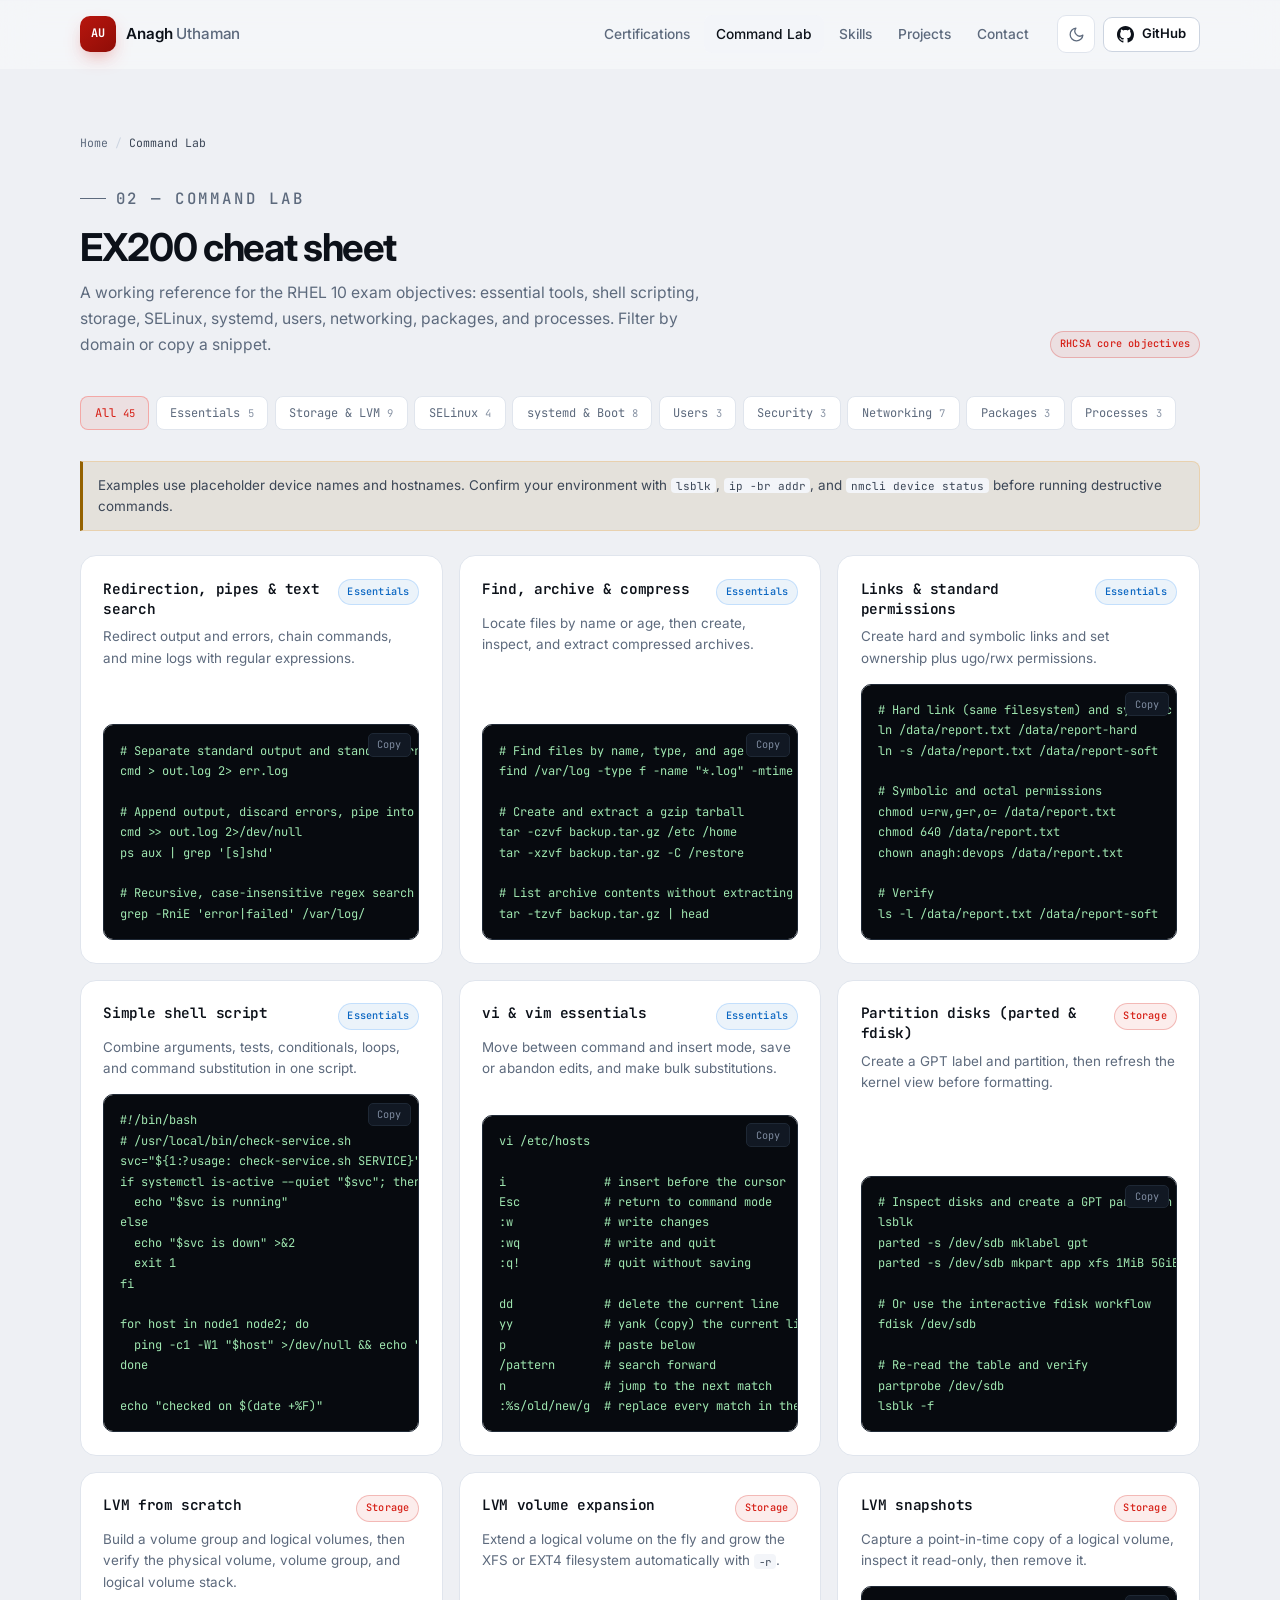
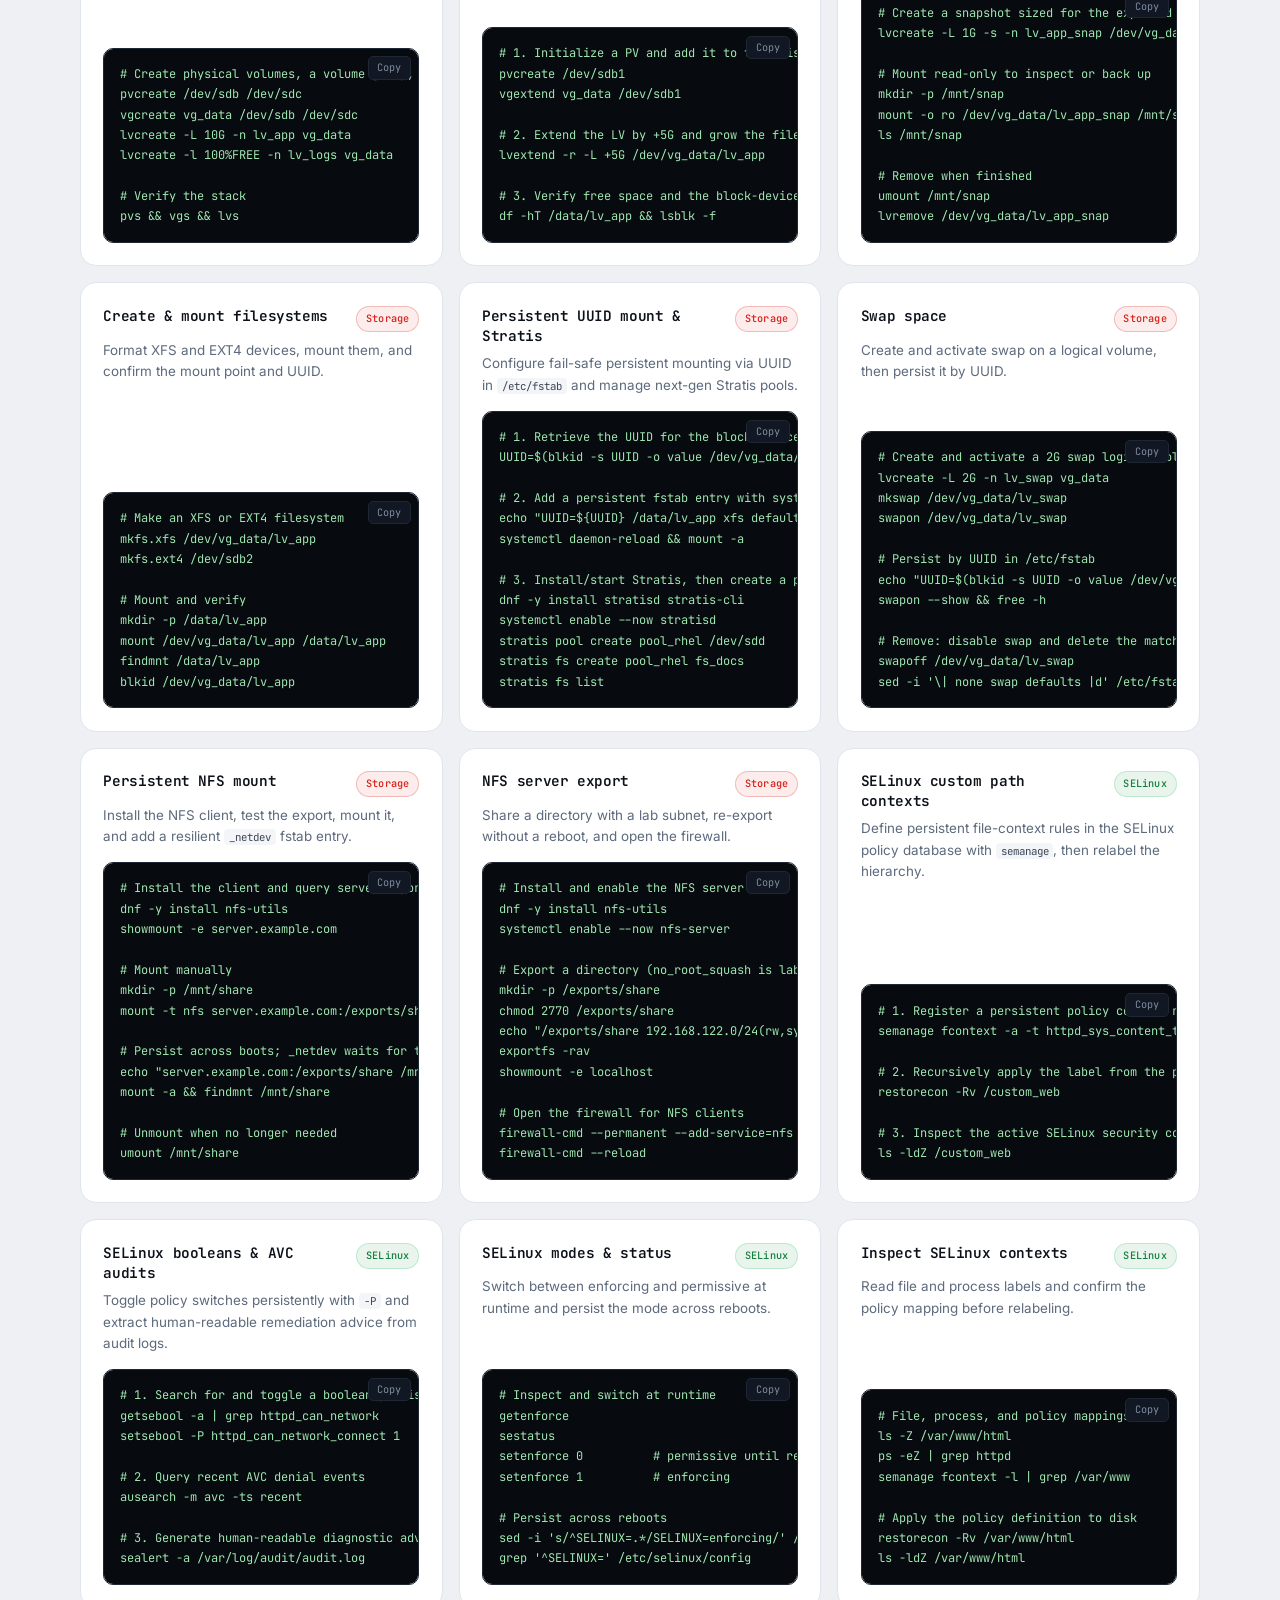
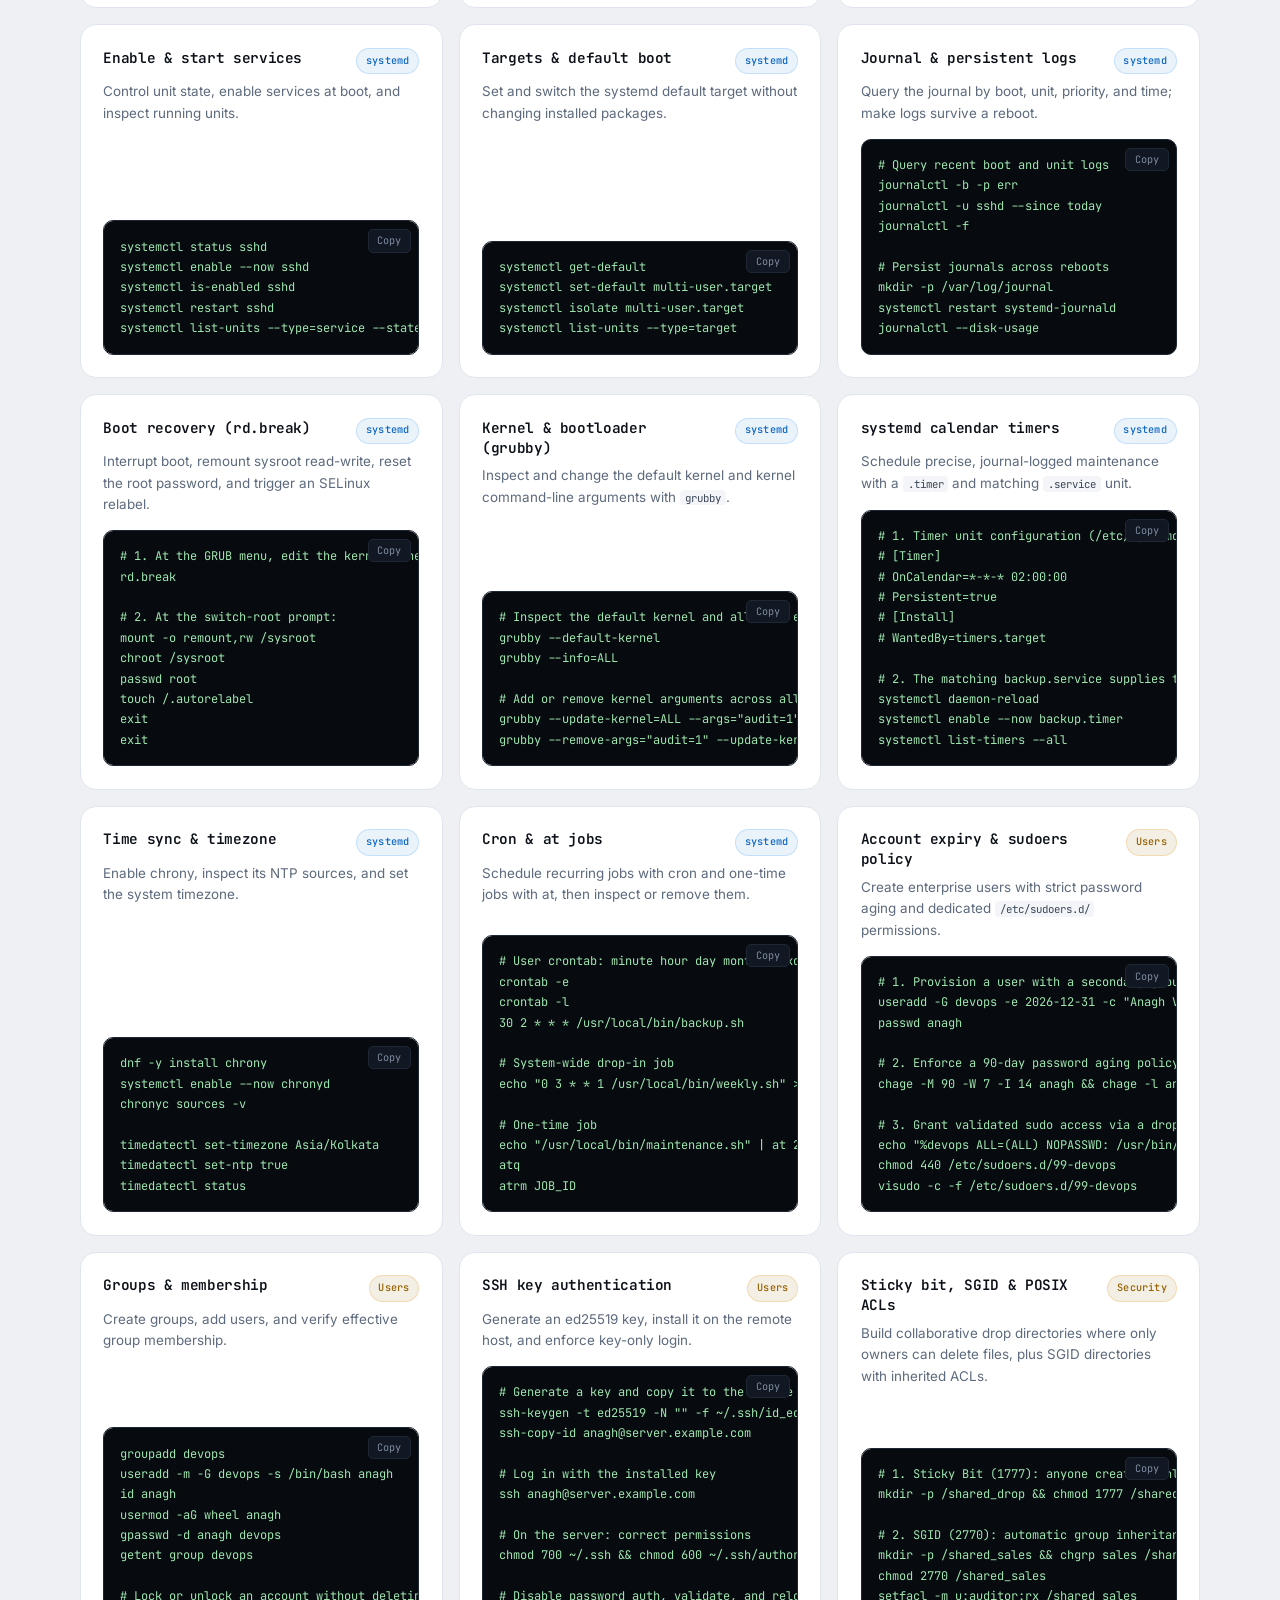
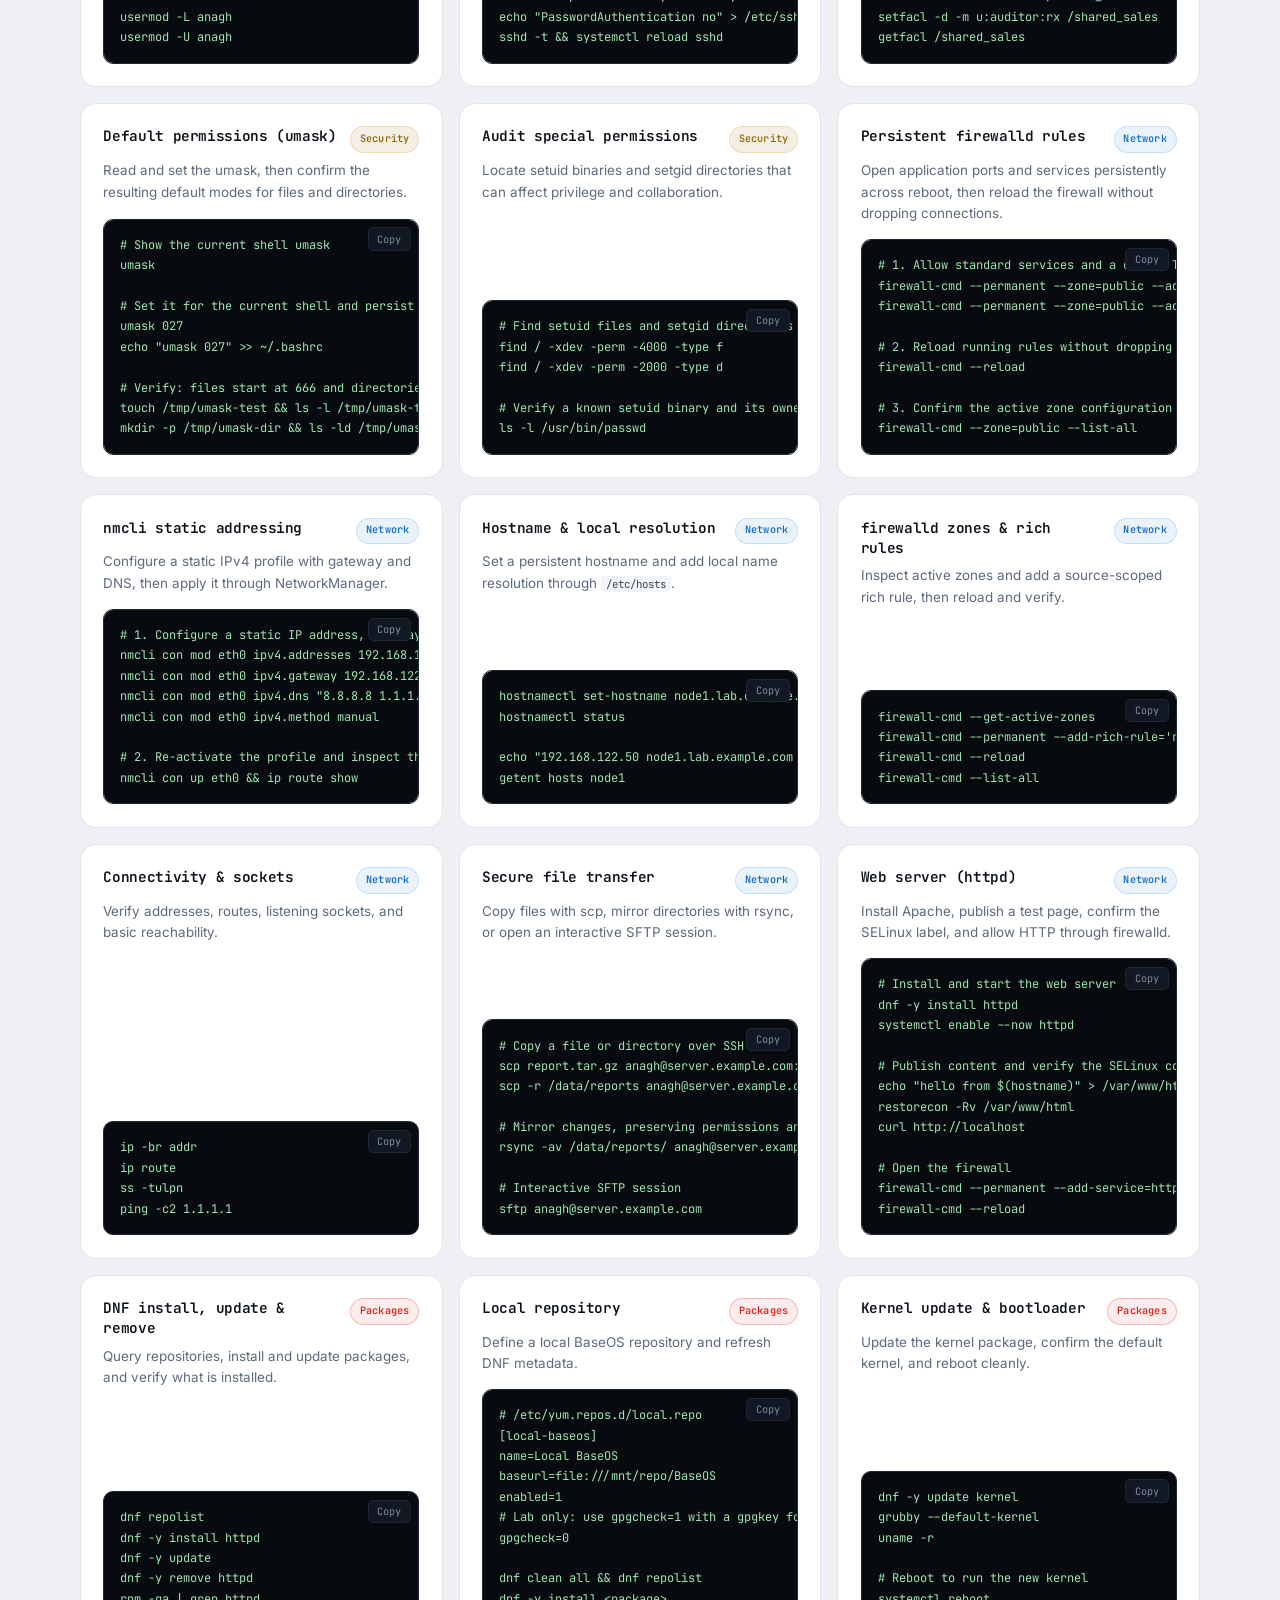
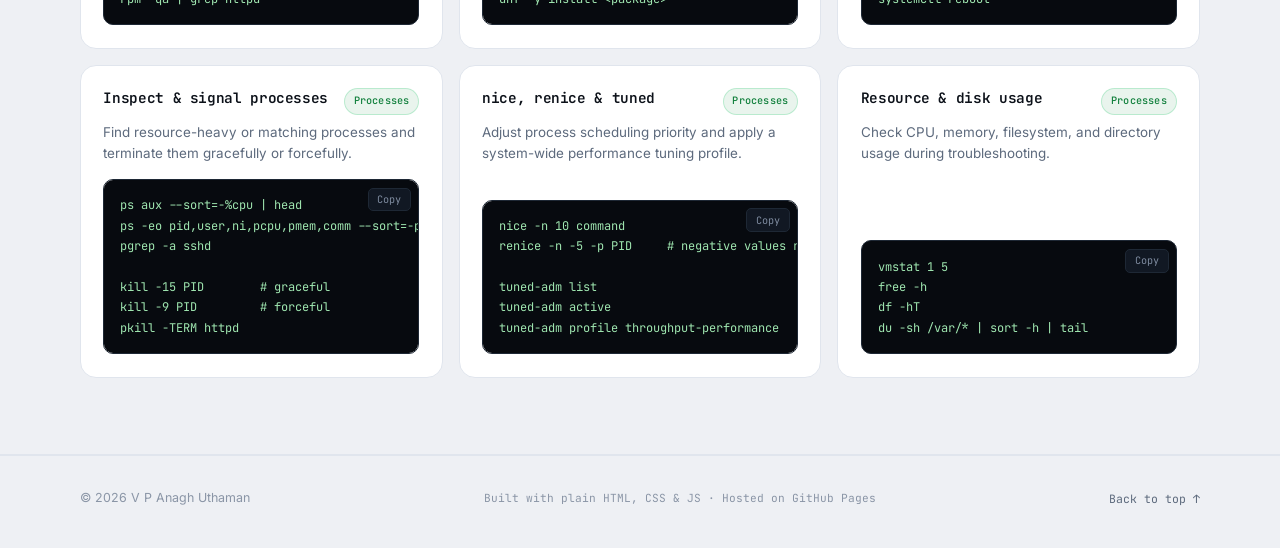
<file: anagh/lab.html>
<!DOCTYPE html>
<html lang="en">
<head>
  <meta charset="UTF-8">
  <meta name="viewport" content="width=device-width, initial-scale=1.0">
  <title>EX200 Command Lab | V P Anagh Uthaman</title>
  <meta name="description" content="Interactive RHCSA EX200 (RHEL 10) command lab: essential tools, shell scripting, storage and LVM, SELinux, systemd, users, networking, packages, and processes.">
  <meta name="author" content="V P Anagh Uthaman">
  <meta name="theme-color" content="#07080b">
  <meta name="color-scheme" content="dark light">
  <link rel="canonical" href="https://anakx1.github.io/anagh/lab.html">
  <meta property="og:type" content="website">
  <meta property="og:title" content="EX200 Command Lab | V P Anagh Uthaman">
  <meta property="og:description" content="Interactive RHCSA EX200 (RHEL 10) command lab: essentials, scripting, storage, SELinux, systemd, users, networking, packages, and processes.">
  <meta property="og:url" content="https://anakx1.github.io/anagh/lab.html">
  <meta name="twitter:card" content="summary_large_image">
  <link rel="icon" href="data:image/svg+xml,%3Csvg xmlns='http://www.w3.org/2000/svg' viewBox='0 0 100 100'%3E%3Crect width='100' height='100' rx='22' fill='%23e01e16'/%3E%3Ctext x='50' y='68' font-family='monospace' font-size='48' font-weight='700' fill='white' text-anchor='middle'%3EAU%3C/text%3E%3C/svg%3E">
  <link rel="preconnect" href="https://fonts.googleapis.com">
  <link rel="preconnect" href="https://fonts.gstatic.com" crossorigin>
  <link href="https://fonts.googleapis.com/css2?family=Inter:wght@400;500;600;700;800&family=JetBrains+Mono:wght@400;500;600;700&display=swap" rel="stylesheet">
  <script>
    (function () {
      var root = document.documentElement;
      root.classList.add('js');
      var theme = 'dark';
      try {
        var stored = localStorage.getItem('theme');
        if (stored === 'light' || stored === 'dark') {
          theme = stored;
        } else if (window.matchMedia('(prefers-color-scheme: light)').matches) {
          theme = 'light';
        }
      } catch (e) {}
      root.setAttribute('data-theme', theme);
    })();
  </script>
  <link rel="stylesheet" href="assets/styles.css">
</head>
<body>
  <a class="skip-link" href="#main">Skip to content</a>

  <header class="site-header" id="site-header">
    <div class="container nav">
      <a class="brand" href="index.html" aria-label="V P Anagh Uthaman — home">
        <span class="brand-mark" aria-hidden="true">AU</span>
        <span class="brand-text">Anagh <span>Uthaman</span></span>
      </a>

          <nav class="nav-links" id="nav-links" aria-label="Primary">
        <a href="index.html#certs">Certifications</a>
        <a href="lab.html" class="is-active" aria-current="page">Command Lab</a>
        <a href="index.html#skills">Skills</a>
        <a href="index.html#projects">Projects</a>
        <a href="index.html#contact">Contact</a>
      </nav>

      <div class="nav-actions">
        <button class="icon-btn" id="theme-toggle" type="button" aria-label="Switch to light theme" title="Toggle theme">
          <svg class="icon-sun" viewBox="0 0 24 24" fill="none" stroke="currentColor" stroke-width="1.8" stroke-linecap="round" aria-hidden="true" focusable="false">
            <circle cx="12" cy="12" r="4"></circle>
            <path d="M12 2v2M12 20v2M4.93 4.93l1.42 1.42M17.66 17.66l1.41 1.41M2 12h2M20 12h2M4.93 19.07l1.42-1.42M17.66 6.34l1.41-1.41"></path>
          </svg>
          <svg class="icon-moon" viewBox="0 0 24 24" fill="none" stroke="currentColor" stroke-width="1.8" stroke-linecap="round" stroke-linejoin="round" aria-hidden="true" focusable="false">
            <path d="M21 12.8A9 9 0 1 1 11.2 3a7 7 0 0 0 9.8 9.8Z"></path>
          </svg>
        </button>

        <a class="btn btn-sm btn-ghost nav-github" href="https://github.com/an9gh" target="_blank" rel="noopener">
          <svg viewBox="0 0 16 16" fill="currentColor" aria-hidden="true" focusable="false">
            <path d="M8 0C3.58 0 0 3.58 0 8c0 3.54 2.29 6.53 5.47 7.59.4.07.55-.17.55-.38 0-.19-.01-.82-.01-1.49-2.01.37-2.53-.49-2.69-.94-.09-.23-.48-.94-.82-1.13-.28-.15-.68-.52-.01-.53.63-.01 1.08.58 1.23.82.72 1.21 1.87.87 2.33.66.07-.52.28-.87.51-1.07-1.78-.2-3.64-.89-3.64-3.95 0-.87.31-1.59.82-2.15-.08-.2-.36-1.02.08-2.12 0 0 .67-.21 2.2.82.64-.18 1.32-.27 2-.27.68 0 1.36.09 2 .27 1.53-1.04 2.2-.82 2.2-.82.44 1.1.16 1.92.08 2.12.51.56.82 1.27.82 2.15 0 3.07-1.87 3.75-3.65 3.95.29.25.54.73.54 1.48 0 1.07-.01 1.93-.01 2.2 0 .21.15.46.55.38A8.013 8.013 0 0 0 16 8c0-4.42-3.58-8-8-8Z"></path>
          </svg>
          GitHub
        </a>

        <button class="icon-btn menu-btn" id="menu-toggle" type="button" aria-label="Toggle navigation" aria-expanded="false" aria-controls="nav-links">
          <span></span>
          <span></span>
          <span></span>
        </button>
      </div>
    </div>
  </header>

  <main id="main">
    <section class="section section--lab section--page" id="lab">
      <div class="container">
        <nav class="breadcrumb reveal" aria-label="Breadcrumb">
          <a href="index.html">Home</a>
          <span class="sep" aria-hidden="true">/</span>
          <span aria-current="page">Command Lab</span>
        </nav>
        <div class="section-head section-head--row reveal">
          <div>
            <p class="kicker">02 &mdash; Command Lab</p>
            <h1>EX200 cheat sheet</h1>
            <p>A working reference for the RHEL 10 exam objectives: essential tools, shell scripting, storage, SELinux, systemd, users, networking, packages, and processes. Filter by domain or copy a snippet.</p>
          </div>
          <span class="badge badge-red">RHCSA core objectives</span>
        </div>

        <div class="tabs reveal" role="group" aria-label="Filter commands by domain">
          <button class="tab is-active" type="button" data-cat="all" aria-pressed="true">All <span>45</span></button>
          <button class="tab" type="button" data-cat="essentials" aria-pressed="false">Essentials <span>5</span></button>
          <button class="tab" type="button" data-cat="storage" aria-pressed="false">Storage &amp; LVM <span>9</span></button>
          <button class="tab" type="button" data-cat="selinux" aria-pressed="false">SELinux <span>4</span></button>
          <button class="tab" type="button" data-cat="systemd" aria-pressed="false">systemd &amp; Boot <span>8</span></button>
          <button class="tab" type="button" data-cat="users" aria-pressed="false">Users <span>3</span></button>
          <button class="tab" type="button" data-cat="security" aria-pressed="false">Security <span>3</span></button>
          <button class="tab" type="button" data-cat="network" aria-pressed="false">Networking <span>7</span></button>
          <button class="tab" type="button" data-cat="packages" aria-pressed="false">Packages <span>3</span></button>
          <button class="tab" type="button" data-cat="processes" aria-pressed="false">Processes <span>3</span></button>
        </div>

        <p class="lab-note reveal">
          Examples use placeholder device names and hostnames. Confirm your environment with
          <code>lsblk</code>, <code>ip -br addr</code>, and <code>nmcli device status</code> before running
          destructive commands.
        </p>

        <div class="cheat-grid">
          <article class="cheat-card card reveal" data-cat="essentials">
            <div class="cheat-head">
              <h3>Redirection, pipes &amp; text search</h3>
              <span class="badge badge-cyan">Essentials</span>
            </div>
            <p class="cheat-desc">Redirect output and errors, chain commands, and mine logs with regular expressions.</p>
            <div class="code">
              <button class="copy-btn" type="button" aria-label="Copy Redirection, pipes &amp; text search commands">Copy</button>
              <pre><code># Separate standard output and standard error
cmd &gt; out.log 2&gt; err.log

# Append output, discard errors, pipe into a pager
cmd &gt;&gt; out.log 2&gt;/dev/null
ps aux | grep &#x27;[s]shd&#x27;

# Recursive, case-insensitive regex search with line numbers
grep -RniE &#x27;error|failed&#x27; /var/log/</code></pre>
            </div>
          </article>

          <article class="cheat-card card reveal" data-cat="essentials">
            <div class="cheat-head">
              <h3>Find, archive &amp; compress</h3>
              <span class="badge badge-cyan">Essentials</span>
            </div>
            <p class="cheat-desc">Locate files by name or age, then create, inspect, and extract compressed archives.</p>
            <div class="code">
              <button class="copy-btn" type="button" aria-label="Copy Find, archive &amp; compress commands">Copy</button>
              <pre><code># Find files by name, type, and age
find /var/log -type f -name &quot;*.log&quot; -mtime +7

# Create and extract a gzip tarball
tar -czvf backup.tar.gz /etc /home
tar -xzvf backup.tar.gz -C /restore

# List archive contents without extracting
tar -tzvf backup.tar.gz | head</code></pre>
            </div>
          </article>

          <article class="cheat-card card reveal" data-cat="essentials">
            <div class="cheat-head">
              <h3>Links &amp; standard permissions</h3>
              <span class="badge badge-cyan">Essentials</span>
            </div>
            <p class="cheat-desc">Create hard and symbolic links and set ownership plus ugo/rwx permissions.</p>
            <div class="code">
              <button class="copy-btn" type="button" aria-label="Copy Links &amp; standard permissions commands">Copy</button>
              <pre><code># Hard link (same filesystem) and symbolic link
ln /data/report.txt /data/report-hard
ln -s /data/report.txt /data/report-soft

# Symbolic and octal permissions
chmod u=rw,g=r,o= /data/report.txt
chmod 640 /data/report.txt
chown anagh:devops /data/report.txt

# Verify
ls -l /data/report.txt /data/report-soft</code></pre>
            </div>
          </article>

          <article class="cheat-card card reveal" data-cat="essentials">
            <div class="cheat-head">
              <h3>Simple shell script</h3>
              <span class="badge badge-cyan">Essentials</span>
            </div>
            <p class="cheat-desc">Combine arguments, tests, conditionals, loops, and command substitution in one script.</p>
            <div class="code">
              <button class="copy-btn" type="button" aria-label="Copy Simple shell script commands">Copy</button>
              <pre><code>#!/bin/bash
# /usr/local/bin/check-service.sh
svc=&quot;${1:?usage: check-service.sh SERVICE}&quot;
if systemctl is-active --quiet &quot;$svc&quot;; then
  echo &quot;$svc is running&quot;
else
  echo &quot;$svc is down&quot; &gt;&amp;2
  exit 1
fi

for host in node1 node2; do
  ping -c1 -W1 &quot;$host&quot; &gt;/dev/null &amp;&amp; echo &quot;$host ok&quot;
done

echo &quot;checked on $(date +%F)&quot;</code></pre>
            </div>
          </article>

          <article class="cheat-card card reveal" data-cat="essentials">
            <div class="cheat-head">
              <h3>vi &amp; vim essentials</h3>
              <span class="badge badge-cyan">Essentials</span>
            </div>
            <p class="cheat-desc">Move between command and insert mode, save or abandon edits, and make bulk substitutions.</p>
            <div class="code">
              <button class="copy-btn" type="button" aria-label="Copy vi and vim commands">Copy</button>
              <pre><code>vi /etc/hosts

i              # insert before the cursor
Esc            # return to command mode
:w             # write changes
:wq            # write and quit
:q!            # quit without saving

dd             # delete the current line
yy             # yank (copy) the current line
p              # paste below
/pattern       # search forward
n              # jump to the next match
:%s/old/new/g  # replace every match in the file</code></pre>
            </div>
          </article>

          <article class="cheat-card card reveal" data-cat="storage">
            <div class="cheat-head">
              <h3>Partition disks (parted &amp; fdisk)</h3>
              <span class="badge badge-red">Storage</span>
            </div>
            <p class="cheat-desc">Create a GPT label and partition, then refresh the kernel view before formatting.</p>
            <div class="code">
              <button class="copy-btn" type="button" aria-label="Copy disk partitioning commands">Copy</button>
              <pre><code># Inspect disks and create a GPT partition table
lsblk
parted -s /dev/sdb mklabel gpt
parted -s /dev/sdb mkpart app xfs 1MiB 5GiB

# Or use the interactive fdisk workflow
fdisk /dev/sdb

# Re-read the table and verify
partprobe /dev/sdb
lsblk -f</code></pre>
            </div>
          </article>

          <article class="cheat-card card reveal" data-cat="storage">
            <div class="cheat-head">
              <h3>LVM from scratch</h3>
              <span class="badge badge-red">Storage</span>
            </div>
            <p class="cheat-desc">Build a volume group and logical volumes, then verify the physical volume, volume group, and logical volume stack.</p>
            <div class="code">
              <button class="copy-btn" type="button" aria-label="Copy LVM from scratch commands">Copy</button>
              <pre><code># Create physical volumes, a volume group, and logical volumes
pvcreate /dev/sdb /dev/sdc
vgcreate vg_data /dev/sdb /dev/sdc
lvcreate -L 10G -n lv_app vg_data
lvcreate -l 100%FREE -n lv_logs vg_data

# Verify the stack
pvs &amp;&amp; vgs &amp;&amp; lvs</code></pre>
            </div>
          </article>

          <article class="cheat-card card reveal" data-cat="storage">
            <div class="cheat-head">
              <h3>LVM volume expansion</h3>
              <span class="badge badge-red">Storage</span>
            </div>
            <p class="cheat-desc">Extend a logical volume on the fly and grow the XFS or EXT4 filesystem automatically with <code>-r</code>.</p>
            <div class="code">
              <button class="copy-btn" type="button" aria-label="Copy LVM volume expansion commands">Copy</button>
              <pre><code># 1. Initialize a PV and add it to the existing volume group
pvcreate /dev/sdb1
vgextend vg_data /dev/sdb1

# 2. Extend the LV by +5G and grow the filesystem simultaneously
lvextend -r -L +5G /dev/vg_data/lv_app

# 3. Verify free space and the block-device stack
df -hT /data/lv_app &amp;&amp; lsblk -f</code></pre>
            </div>
          </article>

          <article class="cheat-card card reveal" data-cat="storage">
            <div class="cheat-head">
              <h3>LVM snapshots</h3>
              <span class="badge badge-red">Storage</span>
            </div>
            <p class="cheat-desc">Capture a point-in-time copy of a logical volume, inspect it read-only, then remove it.</p>
            <div class="code">
              <button class="copy-btn" type="button" aria-label="Copy LVM snapshot commands">Copy</button>
              <pre><code># Create a snapshot sized for the expected changed blocks
lvcreate -L 1G -s -n lv_app_snap /dev/vg_data/lv_app

# Mount read-only to inspect or back up
mkdir -p /mnt/snap
mount -o ro /dev/vg_data/lv_app_snap /mnt/snap
ls /mnt/snap

# Remove when finished
umount /mnt/snap
lvremove /dev/vg_data/lv_app_snap</code></pre>
            </div>
          </article>

          <article class="cheat-card card reveal" data-cat="storage">
            <div class="cheat-head">
              <h3>Create &amp; mount filesystems</h3>
              <span class="badge badge-red">Storage</span>
            </div>
            <p class="cheat-desc">Format XFS and EXT4 devices, mount them, and confirm the mount point and UUID.</p>
            <div class="code">
              <button class="copy-btn" type="button" aria-label="Copy Create &amp; mount filesystems commands">Copy</button>
              <pre><code># Make an XFS or EXT4 filesystem
mkfs.xfs /dev/vg_data/lv_app
mkfs.ext4 /dev/sdb2

# Mount and verify
mkdir -p /data/lv_app
mount /dev/vg_data/lv_app /data/lv_app
findmnt /data/lv_app
blkid /dev/vg_data/lv_app</code></pre>
            </div>
          </article>

          <article class="cheat-card card reveal" data-cat="storage">
            <div class="cheat-head">
              <h3>Persistent UUID mount &amp; Stratis</h3>
              <span class="badge badge-red">Storage</span>
            </div>
            <p class="cheat-desc">Configure fail-safe persistent mounting via UUID in <code>/etc/fstab</code> and manage next-gen Stratis pools.</p>
            <div class="code">
              <button class="copy-btn" type="button" aria-label="Copy Persistent UUID mount &amp; Stratis commands">Copy</button>
              <pre><code># 1. Retrieve the UUID for the block device
UUID=$(blkid -s UUID -o value /dev/vg_data/lv_app)

# 2. Add a persistent fstab entry with systemd nofail
echo &quot;UUID=${UUID} /data/lv_app xfs defaults,nofail 0 0&quot; &gt;&gt; /etc/fstab
systemctl daemon-reload &amp;&amp; mount -a

# 3. Install/start Stratis, then create a pool and filesystem
dnf -y install stratisd stratis-cli
systemctl enable --now stratisd
stratis pool create pool_rhel /dev/sdd
stratis fs create pool_rhel fs_docs
stratis fs list</code></pre>
            </div>
          </article>

          <article class="cheat-card card reveal" data-cat="storage">
            <div class="cheat-head">
              <h3>Swap space</h3>
              <span class="badge badge-red">Storage</span>
            </div>
            <p class="cheat-desc">Create and activate swap on a logical volume, then persist it by UUID.</p>
            <div class="code">
              <button class="copy-btn" type="button" aria-label="Copy Swap space commands">Copy</button>
              <pre><code># Create and activate a 2G swap logical volume
lvcreate -L 2G -n lv_swap vg_data
mkswap /dev/vg_data/lv_swap
swapon /dev/vg_data/lv_swap

# Persist by UUID in /etc/fstab
echo &quot;UUID=$(blkid -s UUID -o value /dev/vg_data/lv_swap) none swap defaults 0 0&quot; &gt;&gt; /etc/fstab
swapon --show &amp;&amp; free -h

# Remove: disable swap and delete the matching fstab line
swapoff /dev/vg_data/lv_swap
sed -i '\| none swap defaults |d' /etc/fstab</code></pre>
            </div>
          </article>

          <article class="cheat-card card reveal" data-cat="storage">
            <div class="cheat-head">
              <h3>Persistent NFS mount</h3>
              <span class="badge badge-red">Storage</span>
            </div>
            <p class="cheat-desc">Install the NFS client, test the export, mount it, and add a resilient <code>_netdev</code> fstab entry.</p>
            <div class="code">
              <button class="copy-btn" type="button" aria-label="Copy Persistent NFS mount commands">Copy</button>
              <pre><code># Install the client and query server exports
dnf -y install nfs-utils
showmount -e server.example.com

# Mount manually
mkdir -p /mnt/share
mount -t nfs server.example.com:/exports/share /mnt/share

# Persist across boots; _netdev waits for the network
echo &quot;server.example.com:/exports/share /mnt/share nfs defaults,_netdev 0 0&quot; &gt;&gt; /etc/fstab
mount -a &amp;&amp; findmnt /mnt/share

# Unmount when no longer needed
umount /mnt/share</code></pre>
            </div>
          </article>

          <article class="cheat-card card reveal" data-cat="storage">
            <div class="cheat-head">
              <h3>NFS server export</h3>
              <span class="badge badge-red">Storage</span>
            </div>
            <p class="cheat-desc">Share a directory with a lab subnet, re-export without a reboot, and open the firewall.</p>
            <div class="code">
              <button class="copy-btn" type="button" aria-label="Copy NFS server export commands">Copy</button>
              <pre><code># Install and enable the NFS server
dnf -y install nfs-utils
systemctl enable --now nfs-server

# Export a directory (no_root_squash is lab-only)
mkdir -p /exports/share
chmod 2770 /exports/share
echo "/exports/share 192.168.122.0/24(rw,sync,no_root_squash)" &gt; /etc/exports
exportfs -rav
showmount -e localhost

# Open the firewall for NFS clients
firewall-cmd --permanent --add-service=nfs
firewall-cmd --reload</code></pre>
            </div>
          </article>

          <article class="cheat-card card reveal" data-cat="selinux">
            <div class="cheat-head">
              <h3>SELinux custom path contexts</h3>
              <span class="badge badge-green">SELinux</span>
            </div>
            <p class="cheat-desc">Define persistent file-context rules in the SELinux policy database with <code>semanage</code>, then relabel the hierarchy.</p>
            <div class="code">
              <button class="copy-btn" type="button" aria-label="Copy SELinux custom path contexts commands">Copy</button>
              <pre><code># 1. Register a persistent policy context rule
semanage fcontext -a -t httpd_sys_content_t &quot;/custom_web(/.*)?&quot;

# 2. Recursively apply the label from the policy database
restorecon -Rv /custom_web

# 3. Inspect the active SELinux security context
ls -ldZ /custom_web</code></pre>
            </div>
          </article>

          <article class="cheat-card card reveal" data-cat="selinux">
            <div class="cheat-head">
              <h3>SELinux booleans &amp; AVC audits</h3>
              <span class="badge badge-green">SELinux</span>
            </div>
            <p class="cheat-desc">Toggle policy switches persistently with <code>-P</code> and extract human-readable remediation advice from audit logs.</p>
            <div class="code">
              <button class="copy-btn" type="button" aria-label="Copy SELinux booleans &amp; AVC audits commands">Copy</button>
              <pre><code># 1. Search for and toggle a boolean persistently
getsebool -a | grep httpd_can_network
setsebool -P httpd_can_network_connect 1

# 2. Query recent AVC denial events
ausearch -m avc -ts recent

# 3. Generate human-readable diagnostic advice
sealert -a /var/log/audit/audit.log</code></pre>
            </div>
          </article>

          <article class="cheat-card card reveal" data-cat="selinux">
            <div class="cheat-head">
              <h3>SELinux modes &amp; status</h3>
              <span class="badge badge-green">SELinux</span>
            </div>
            <p class="cheat-desc">Switch between enforcing and permissive at runtime and persist the mode across reboots.</p>
            <div class="code">
              <button class="copy-btn" type="button" aria-label="Copy SELinux modes &amp; status commands">Copy</button>
              <pre><code># Inspect and switch at runtime
getenforce
sestatus
setenforce 0          # permissive until reboot
setenforce 1          # enforcing

# Persist across reboots
sed -i &#x27;s/^SELINUX=.*/SELINUX=enforcing/&#x27; /etc/selinux/config
grep &#x27;^SELINUX=&#x27; /etc/selinux/config</code></pre>
            </div>
          </article>

          <article class="cheat-card card reveal" data-cat="selinux">
            <div class="cheat-head">
              <h3>Inspect SELinux contexts</h3>
              <span class="badge badge-green">SELinux</span>
            </div>
            <p class="cheat-desc">Read file and process labels and confirm the policy mapping before relabeling.</p>
            <div class="code">
              <button class="copy-btn" type="button" aria-label="Copy Inspect SELinux contexts commands">Copy</button>
              <pre><code># File, process, and policy mappings
ls -Z /var/www/html
ps -eZ | grep httpd
semanage fcontext -l | grep /var/www

# Apply the policy definition to disk
restorecon -Rv /var/www/html
ls -ldZ /var/www/html</code></pre>
            </div>
          </article>

          <article class="cheat-card card reveal" data-cat="systemd">
            <div class="cheat-head">
              <h3>Enable &amp; start services</h3>
              <span class="badge badge-cyan">systemd</span>
            </div>
            <p class="cheat-desc">Control unit state, enable services at boot, and inspect running units.</p>
            <div class="code">
              <button class="copy-btn" type="button" aria-label="Copy Enable &amp; start services commands">Copy</button>
              <pre><code>systemctl status sshd
systemctl enable --now sshd
systemctl is-enabled sshd
systemctl restart sshd
systemctl list-units --type=service --state=running</code></pre>
            </div>
          </article>

          <article class="cheat-card card reveal" data-cat="systemd">
            <div class="cheat-head">
              <h3>Targets &amp; default boot</h3>
              <span class="badge badge-cyan">systemd</span>
            </div>
            <p class="cheat-desc">Set and switch the systemd default target without changing installed packages.</p>
            <div class="code">
              <button class="copy-btn" type="button" aria-label="Copy Targets &amp; default boot commands">Copy</button>
              <pre><code>systemctl get-default
systemctl set-default multi-user.target
systemctl isolate multi-user.target
systemctl list-units --type=target</code></pre>
            </div>
          </article>

          <article class="cheat-card card reveal" data-cat="systemd">
            <div class="cheat-head">
              <h3>Journal &amp; persistent logs</h3>
              <span class="badge badge-cyan">systemd</span>
            </div>
            <p class="cheat-desc">Query the journal by boot, unit, priority, and time; make logs survive a reboot.</p>
            <div class="code">
              <button class="copy-btn" type="button" aria-label="Copy Journal &amp; persistent logs commands">Copy</button>
              <pre><code># Query recent boot and unit logs
journalctl -b -p err
journalctl -u sshd --since today
journalctl -f

# Persist journals across reboots
mkdir -p /var/log/journal
systemctl restart systemd-journald
journalctl --disk-usage</code></pre>
            </div>
          </article>

          <article class="cheat-card card reveal" data-cat="systemd">
            <div class="cheat-head">
              <h3>Boot recovery (rd.break)</h3>
              <span class="badge badge-cyan">systemd</span>
            </div>
            <p class="cheat-desc">Interrupt boot, remount sysroot read-write, reset the root password, and trigger an SELinux relabel.</p>
            <div class="code">
              <button class="copy-btn" type="button" aria-label="Copy Boot recovery (rd.break) commands">Copy</button>
              <pre><code># 1. At the GRUB menu, edit the kernel line and append:
rd.break

# 2. At the switch-root prompt:
mount -o remount,rw /sysroot
chroot /sysroot
passwd root
touch /.autorelabel
exit
exit</code></pre>
            </div>
          </article>

          <article class="cheat-card card reveal" data-cat="systemd">
            <div class="cheat-head">
              <h3>Kernel &amp; bootloader (grubby)</h3>
              <span class="badge badge-cyan">systemd</span>
            </div>
            <p class="cheat-desc">Inspect and change the default kernel and kernel command-line arguments with <code>grubby</code>.</p>
            <div class="code">
              <button class="copy-btn" type="button" aria-label="Copy Kernel &amp; bootloader (grubby) commands">Copy</button>
              <pre><code># Inspect the default kernel and all boot entries
grubby --default-kernel
grubby --info=ALL

# Add or remove kernel arguments across all entries
grubby --update-kernel=ALL --args=&quot;audit=1&quot;
grubby --remove-args=&quot;audit=1&quot; --update-kernel=ALL</code></pre>
            </div>
          </article>

          <article class="cheat-card card reveal" data-cat="systemd">
            <div class="cheat-head">
              <h3>systemd calendar timers</h3>
              <span class="badge badge-cyan">systemd</span>
            </div>
            <p class="cheat-desc">Schedule precise, journal-logged maintenance with a <code>.timer</code> and matching <code>.service</code> unit.</p>
            <div class="code">
              <button class="copy-btn" type="button" aria-label="Copy systemd calendar timers commands">Copy</button>
              <pre><code># 1. Timer unit configuration (/etc/systemd/system/backup.timer)
# [Timer]
# OnCalendar=*-*-* 02:00:00
# Persistent=true
# [Install]
# WantedBy=timers.target

# 2. The matching backup.service supplies the command to run
systemctl daemon-reload
systemctl enable --now backup.timer
systemctl list-timers --all</code></pre>
            </div>
          </article>

          <article class="cheat-card card reveal" data-cat="systemd">
            <div class="cheat-head">
              <h3>Time sync &amp; timezone</h3>
              <span class="badge badge-cyan">systemd</span>
            </div>
            <p class="cheat-desc">Enable chrony, inspect its NTP sources, and set the system timezone.</p>
            <div class="code">
              <button class="copy-btn" type="button" aria-label="Copy Time sync &amp; timezone commands">Copy</button>
              <pre><code>dnf -y install chrony
systemctl enable --now chronyd
chronyc sources -v

timedatectl set-timezone Asia/Kolkata
timedatectl set-ntp true
timedatectl status</code></pre>
            </div>
          </article>

          <article class="cheat-card card reveal" data-cat="systemd">
            <div class="cheat-head">
              <h3>Cron &amp; at jobs</h3>
              <span class="badge badge-cyan">systemd</span>
            </div>
            <p class="cheat-desc">Schedule recurring jobs with cron and one-time jobs with at, then inspect or remove them.</p>
            <div class="code">
              <button class="copy-btn" type="button" aria-label="Copy Cron and at job commands">Copy</button>
              <pre><code># User crontab: minute hour day month weekday command
crontab -e
crontab -l
30 2 * * * /usr/local/bin/backup.sh

# System-wide drop-in job
echo "0 3 * * 1 /usr/local/bin/weekly.sh" &gt; /etc/cron.d/weekly

# One-time job
echo "/usr/local/bin/maintenance.sh" | at 23:00
atq
atrm JOB_ID</code></pre>
            </div>
          </article>

          <article class="cheat-card card reveal" data-cat="users">
            <div class="cheat-head">
              <h3>Account expiry &amp; sudoers policy</h3>
              <span class="badge badge-amber">Users</span>
            </div>
            <p class="cheat-desc">Create enterprise users with strict password aging and dedicated <code>/etc/sudoers.d/</code> permissions.</p>
            <div class="code">
              <button class="copy-btn" type="button" aria-label="Copy Account expiry &amp; sudoers policy commands">Copy</button>
              <pre><code># 1. Provision a user with a secondary group and expiry date
useradd -G devops -e 2026-12-31 -c &quot;Anagh VP&quot; anagh
passwd anagh

# 2. Enforce a 90-day password aging policy and inspect it
chage -M 90 -W 7 -I 14 anagh &amp;&amp; chage -l anagh

# 3. Grant validated sudo access via a drop-in file
echo &quot;%devops ALL=(ALL) NOPASSWD: /usr/bin/systemctl&quot; &gt; /etc/sudoers.d/99-devops
chmod 440 /etc/sudoers.d/99-devops
visudo -c -f /etc/sudoers.d/99-devops</code></pre>
            </div>
          </article>

          <article class="cheat-card card reveal" data-cat="users">
            <div class="cheat-head">
              <h3>Groups &amp; membership</h3>
              <span class="badge badge-amber">Users</span>
            </div>
            <p class="cheat-desc">Create groups, add users, and verify effective group membership.</p>
            <div class="code">
              <button class="copy-btn" type="button" aria-label="Copy Groups &amp; membership commands">Copy</button>
              <pre><code>groupadd devops
useradd -m -G devops -s /bin/bash anagh
id anagh
usermod -aG wheel anagh
gpasswd -d anagh devops
getent group devops

# Lock or unlock an account without deleting it
usermod -L anagh
usermod -U anagh</code></pre>
            </div>
          </article>

          <article class="cheat-card card reveal" data-cat="users">
            <div class="cheat-head">
              <h3>SSH key authentication</h3>
              <span class="badge badge-amber">Users</span>
            </div>
            <p class="cheat-desc">Generate an ed25519 key, install it on the remote host, and enforce key-only login.</p>
            <div class="code">
              <button class="copy-btn" type="button" aria-label="Copy SSH key authentication commands">Copy</button>
              <pre><code># Generate a key and copy it to the remote account
ssh-keygen -t ed25519 -N &quot;&quot; -f ~/.ssh/id_ed25519
ssh-copy-id anagh@server.example.com

# Log in with the installed key
ssh anagh@server.example.com

# On the server: correct permissions
chmod 700 ~/.ssh &amp;&amp; chmod 600 ~/.ssh/authorized_keys

# Disable password auth, validate, and reload
echo &quot;PasswordAuthentication no&quot; &gt; /etc/ssh/sshd_config.d/50-no-password.conf
sshd -t &amp;&amp; systemctl reload sshd</code></pre>
            </div>
          </article>

          <article class="cheat-card card reveal" data-cat="security">
            <div class="cheat-head">
              <h3>Sticky bit, SGID &amp; POSIX ACLs</h3>
              <span class="badge badge-amber">Security</span>
            </div>
            <p class="cheat-desc">Build collaborative drop directories where only owners can delete files, plus SGID directories with inherited ACLs.</p>
            <div class="code">
              <button class="copy-btn" type="button" aria-label="Copy Sticky bit, SGID &amp; POSIX ACLs commands">Copy</button>
              <pre><code># 1. Sticky Bit (1777): anyone creates, only owner deletes
mkdir -p /shared_drop &amp;&amp; chmod 1777 /shared_drop

# 2. SGID (2770): automatic group inheritance &amp; default ACLs
mkdir -p /shared_sales &amp;&amp; chgrp sales /shared_sales
chmod 2770 /shared_sales
setfacl -m u:auditor:rx /shared_sales
setfacl -d -m u:auditor:rx /shared_sales
getfacl /shared_sales</code></pre>
            </div>
          </article>

          <article class="cheat-card card reveal" data-cat="security">
            <div class="cheat-head">
              <h3>Default permissions (umask)</h3>
              <span class="badge badge-amber">Security</span>
            </div>
            <p class="cheat-desc">Read and set the umask, then confirm the resulting default modes for files and directories.</p>
            <div class="code">
              <button class="copy-btn" type="button" aria-label="Copy Default permissions (umask) commands">Copy</button>
              <pre><code># Show the current shell umask
umask

# Set it for the current shell and persist it for a user
umask 027
echo &quot;umask 027&quot; &gt;&gt; ~/.bashrc

# Verify: files start at 666 and directories at 777
touch /tmp/umask-test &amp;&amp; ls -l /tmp/umask-test
mkdir -p /tmp/umask-dir &amp;&amp; ls -ld /tmp/umask-dir</code></pre>
            </div>
          </article>

          <article class="cheat-card card reveal" data-cat="security">
            <div class="cheat-head">
              <h3>Audit special permissions</h3>
              <span class="badge badge-amber">Security</span>
            </div>
            <p class="cheat-desc">Locate setuid binaries and setgid directories that can affect privilege and collaboration.</p>
            <div class="code">
              <button class="copy-btn" type="button" aria-label="Copy Audit special permissions commands">Copy</button>
              <pre><code># Find setuid files and setgid directories (single filesystem)
find / -xdev -perm -4000 -type f
find / -xdev -perm -2000 -type d

# Verify a known setuid binary and its ownership
ls -l /usr/bin/passwd</code></pre>
            </div>
          </article>

          <article class="cheat-card card reveal" data-cat="network">
            <div class="cheat-head">
              <h3>Persistent firewalld rules</h3>
              <span class="badge badge-cyan">Network</span>
            </div>
            <p class="cheat-desc">Open application ports and services persistently across reboot, then reload the firewall without dropping connections.</p>
            <div class="code">
              <button class="copy-btn" type="button" aria-label="Copy Persistent firewalld rules commands">Copy</button>
              <pre><code># 1. Allow standard services and a custom TCP port range
firewall-cmd --permanent --zone=public --add-service={http,https}
firewall-cmd --permanent --zone=public --add-port=8080-8085/tcp

# 2. Reload running rules without dropping connections
firewall-cmd --reload

# 3. Confirm the active zone configuration
firewall-cmd --zone=public --list-all</code></pre>
            </div>
          </article>

          <article class="cheat-card card reveal" data-cat="network">
            <div class="cheat-head">
              <h3>nmcli static addressing</h3>
              <span class="badge badge-cyan">Network</span>
            </div>
            <p class="cheat-desc">Configure a static IPv4 profile with gateway and DNS, then apply it through NetworkManager.</p>
            <div class="code">
              <button class="copy-btn" type="button" aria-label="Copy nmcli static addressing commands">Copy</button>
              <pre><code># 1. Configure a static IP address, gateway, and DNS servers
nmcli con mod eth0 ipv4.addresses 192.168.122.50/24
nmcli con mod eth0 ipv4.gateway 192.168.122.1
nmcli con mod eth0 ipv4.dns &quot;8.8.8.8 1.1.1.1&quot;
nmcli con mod eth0 ipv4.method manual

# 2. Re-activate the profile and inspect the route table
nmcli con up eth0 &amp;&amp; ip route show</code></pre>
            </div>
          </article>

          <article class="cheat-card card reveal" data-cat="network">
            <div class="cheat-head">
              <h3>Hostname &amp; local resolution</h3>
              <span class="badge badge-cyan">Network</span>
            </div>
            <p class="cheat-desc">Set a persistent hostname and add local name resolution through <code>/etc/hosts</code>.</p>
            <div class="code">
              <button class="copy-btn" type="button" aria-label="Copy Hostname &amp; local resolution commands">Copy</button>
              <pre><code>hostnamectl set-hostname node1.lab.example.com
hostnamectl status

echo &quot;192.168.122.50 node1.lab.example.com node1&quot; &gt;&gt; /etc/hosts
getent hosts node1</code></pre>
            </div>
          </article>

          <article class="cheat-card card reveal" data-cat="network">
            <div class="cheat-head">
              <h3>firewalld zones &amp; rich rules</h3>
              <span class="badge badge-cyan">Network</span>
            </div>
            <p class="cheat-desc">Inspect active zones and add a source-scoped rich rule, then reload and verify.</p>
            <div class="code">
              <button class="copy-btn" type="button" aria-label="Copy firewalld zones &amp; rich rules commands">Copy</button>
              <pre><code>firewall-cmd --get-active-zones
firewall-cmd --permanent --add-rich-rule=&#x27;rule family=&quot;ipv4&quot; source address=&quot;192.168.122.0/24&quot; service name=&quot;ssh&quot; accept&#x27;
firewall-cmd --reload
firewall-cmd --list-all</code></pre>
            </div>
          </article>

          <article class="cheat-card card reveal" data-cat="network">
            <div class="cheat-head">
              <h3>Connectivity &amp; sockets</h3>
              <span class="badge badge-cyan">Network</span>
            </div>
            <p class="cheat-desc">Verify addresses, routes, listening sockets, and basic reachability.</p>
            <div class="code">
              <button class="copy-btn" type="button" aria-label="Copy Connectivity &amp; sockets commands">Copy</button>
              <pre><code>ip -br addr
ip route
ss -tulpn
ping -c2 1.1.1.1</code></pre>
            </div>
          </article>

          <article class="cheat-card card reveal" data-cat="network">
            <div class="cheat-head">
              <h3>Secure file transfer</h3>
              <span class="badge badge-cyan">Network</span>
            </div>
            <p class="cheat-desc">Copy files with scp, mirror directories with rsync, or open an interactive SFTP session.</p>
            <div class="code">
              <button class="copy-btn" type="button" aria-label="Copy secure file transfer commands">Copy</button>
              <pre><code># Copy a file or directory over SSH
scp report.tar.gz anagh@server.example.com:/home/anagh/
scp -r /data/reports anagh@server.example.com:/srv/

# Mirror changes, preserving permissions and timestamps
rsync -av /data/reports/ anagh@server.example.com:/srv/reports/

# Interactive SFTP session
sftp anagh@server.example.com</code></pre>
            </div>
          </article>

          <article class="cheat-card card reveal" data-cat="network">
            <div class="cheat-head">
              <h3>Web server (httpd)</h3>
              <span class="badge badge-cyan">Network</span>
            </div>
            <p class="cheat-desc">Install Apache, publish a test page, confirm the SELinux label, and allow HTTP through firewalld.</p>
            <div class="code">
              <button class="copy-btn" type="button" aria-label="Copy web server commands">Copy</button>
              <pre><code># Install and start the web server
dnf -y install httpd
systemctl enable --now httpd

# Publish content and verify the SELinux context
echo "hello from $(hostname)" &gt; /var/www/html/index.html
restorecon -Rv /var/www/html
curl http://localhost

# Open the firewall
firewall-cmd --permanent --add-service=http
firewall-cmd --reload</code></pre>
            </div>
          </article>

          <article class="cheat-card card reveal" data-cat="packages">
            <div class="cheat-head">
              <h3>DNF install, update &amp; remove</h3>
              <span class="badge badge-red">Packages</span>
            </div>
            <p class="cheat-desc">Query repositories, install and update packages, and verify what is installed.</p>
            <div class="code">
              <button class="copy-btn" type="button" aria-label="Copy DNF install, update &amp; remove commands">Copy</button>
              <pre><code>dnf repolist
dnf -y install httpd
dnf -y update
dnf -y remove httpd
rpm -qa | grep httpd</code></pre>
            </div>
          </article>

          <article class="cheat-card card reveal" data-cat="packages">
            <div class="cheat-head">
              <h3>Local repository</h3>
              <span class="badge badge-red">Packages</span>
            </div>
            <p class="cheat-desc">Define a local BaseOS repository and refresh DNF metadata.</p>
            <div class="code">
              <button class="copy-btn" type="button" aria-label="Copy Local repository commands">Copy</button>
              <pre><code># /etc/yum.repos.d/local.repo
[local-baseos]
name=Local BaseOS
baseurl=file:///mnt/repo/BaseOS
enabled=1
# Lab only: use gpgcheck=1 with a gpgkey for signed repos
gpgcheck=0

dnf clean all &amp;&amp; dnf repolist
dnf -y install &lt;package&gt;</code></pre>
            </div>
          </article>

          <article class="cheat-card card reveal" data-cat="packages">
            <div class="cheat-head">
              <h3>Kernel update &amp; bootloader</h3>
              <span class="badge badge-red">Packages</span>
            </div>
            <p class="cheat-desc">Update the kernel package, confirm the default kernel, and reboot cleanly.</p>
            <div class="code">
              <button class="copy-btn" type="button" aria-label="Copy Kernel update &amp; bootloader commands">Copy</button>
              <pre><code>dnf -y update kernel
grubby --default-kernel
uname -r

# Reboot to run the new kernel
systemctl reboot</code></pre>
            </div>
          </article>

          <article class="cheat-card card reveal" data-cat="processes">
            <div class="cheat-head">
              <h3>Inspect &amp; signal processes</h3>
              <span class="badge badge-green">Processes</span>
            </div>
            <p class="cheat-desc">Find resource-heavy or matching processes and terminate them gracefully or forcefully.</p>
            <div class="code">
              <button class="copy-btn" type="button" aria-label="Copy Inspect &amp; signal processes commands">Copy</button>
              <pre><code>ps aux --sort=-%cpu | head
ps -eo pid,user,ni,pcpu,pmem,comm --sort=-pcpu | head
pgrep -a sshd

kill -15 PID        # graceful
kill -9 PID         # forceful
pkill -TERM httpd</code></pre>
            </div>
          </article>

          <article class="cheat-card card reveal" data-cat="processes">
            <div class="cheat-head">
              <h3>nice, renice &amp; tuned</h3>
              <span class="badge badge-green">Processes</span>
            </div>
            <p class="cheat-desc">Adjust process scheduling priority and apply a system-wide performance tuning profile.</p>
            <div class="code">
              <button class="copy-btn" type="button" aria-label="Copy nice, renice &amp; tuned commands">Copy</button>
              <pre><code>nice -n 10 command
renice -n -5 -p PID     # negative values require root

tuned-adm list
tuned-adm active
tuned-adm profile throughput-performance</code></pre>
            </div>
          </article>

          <article class="cheat-card card reveal" data-cat="processes">
            <div class="cheat-head">
              <h3>Resource &amp; disk usage</h3>
              <span class="badge badge-green">Processes</span>
            </div>
            <p class="cheat-desc">Check CPU, memory, filesystem, and directory usage during troubleshooting.</p>
            <div class="code">
              <button class="copy-btn" type="button" aria-label="Copy Resource &amp; disk usage commands">Copy</button>
              <pre><code>vmstat 1 5
free -h
df -hT
du -sh /var/* | sort -h | tail</code></pre>
            </div>
          </article>
        </div>
      </div>
    </section>
  </main>

  <footer class="site-footer">
    <div class="container footer-inner">
      <p>&copy; 2026 V P Anagh Uthaman</p>
      <p class="mono-dim">Built with plain HTML, CSS &amp; JS &middot; Hosted on GitHub Pages</p>
      <a class="back-top" href="#main">Back to top &uarr;</a>
    </div>
  </footer>

  <script src="assets/site.js" defer></script>
</body>
</html>
</file>
<file: assets/fonts.css>
/*
 * Self-hosted variable font subsets: printable ASCII, Latin-1 accents,
 * typographic punctuation, and the arrows used in the UI.
 */

@font-face {
  font-family: "Inter";
  font-style: normal;
  font-weight: 400 800;
  font-display: swap;
  src: url("fonts/inter-latin-var.woff2") format("woff2");
  unicode-range: U+20-7E, U+A9, U+B7, U+C1, U+C9, U+CD, U+D3, U+DA, U+DD, U+E1, U+E9, U+ED, U+F3, U+FA, U+FD, U+106-107, U+139-13A, U+143-144, U+154-155, U+15A-15B, U+179-17A, U+1F4-1F5, U+301, U+1E30-1E31, U+1E3E-1E3F, U+1E54-1E55, U+1E82-1E83, U+2013-2014, U+2019, U+201C-201D, U+2026, U+2190-2193, U+2197;
}

@font-face {
  font-family: "JetBrains Mono";
  font-style: normal;
  font-weight: 400 700;
  font-display: swap;
  src: url("fonts/jetbrains-mono-latin-var.woff2") format("woff2");
  unicode-range: U+20-7E, U+A9, U+B7, U+C1, U+C9, U+CD, U+D3, U+DA, U+DD, U+E1, U+E9, U+ED, U+F3, U+FA, U+FD, U+106-107, U+139-13A, U+143-144, U+154-155, U+15A-15B, U+179-17A, U+1F4-1F5, U+301, U+1E30-1E31, U+1E3E-1E3F, U+1E54-1E55, U+1E82-1E83, U+2013-2014, U+2019, U+201C-201D, U+2026, U+2190-2193, U+2197;
}
</file>
<file: assets/styles.css>
:root {
  --font-sans: "Inter", system-ui, -apple-system, "Segoe UI", Roboto, Helvetica, Arial, sans-serif;
  --font-mono: "JetBrains Mono", ui-monospace, SFMono-Regular, Menlo, Monaco, Consolas, monospace;
  --bg: #07080b;
  --bg-2: #0a0c11;
  --surface: #0e1219;
  --surface-2: #131923;
  --surface-3: #1a2130;
  --border: #202836;
  --border-2: #2d384a;
  --heading: #f3f6fb;
  --text: #c2cbda;
  --muted: #8792a5;
  --faint: #7b8699;
  --red: #ff4438;
  --red-2: #ff6b62;
  --red-soft: rgba(255, 68, 56, 0.12);
  --cyan: #5aa9ff;
  --cyan-soft: rgba(90, 169, 255, 0.12);
  --green: #3fd07f;
  --green-soft: rgba(63, 208, 127, 0.12);
  --amber: #f0a53a;
  --amber-soft: rgba(240, 165, 58, 0.12);
  --radius: 16px;
  --radius-sm: 10px;
  --shadow: 0 24px 60px -28px rgba(0, 0, 0, 0.9);
  --nav-bg: rgba(7, 8, 11, 0.78);
  --glow-a: rgba(255, 68, 56, 0.10);
  --glow-b: rgba(90, 169, 255, 0.07);
  --nav-h: 68px;
  --t-bg: #070a0f;
  --t-surface: #0c1118;
  --t-surface-2: #111823;
  --t-border: #1e2835;
  --t-text: #d8e2f0;
  --t-muted: #7f8ca0;
  --t-green: #5ce08b;
  --t-cyan: #6fb6ff;
  --t-red: #ff6b62;
  --t-amber: #f2b45c;
}

[data-theme="light"] {
  --bg: #f6f7f9;
  --bg-2: #eef0f4;
  --surface: #ffffff;
  --surface-2: #f3f5f9;
  --surface-3: #e8edf4;
  --border: #e0e5ed;
  --border-2: #ccd4e0;
  --heading: #0c1119;
  --text: #3b4656;
  --muted: #5d6a7d;
  --faint: #626c79;
  --red: #d61f16;
  --red-2: #b8160e;
  --red-soft: rgba(214, 31, 22, 0.08);
  --cyan: #0a66c2;
  --cyan-soft: rgba(10, 102, 194, 0.08);
  --green: #12803d;
  --green-soft: rgba(18, 128, 61, 0.09);
  --amber: #946100;
  --amber-soft: rgba(148, 97, 0, 0.10);
  --shadow: 0 24px 60px -30px rgba(20, 32, 54, 0.28);
  --nav-bg: rgba(246, 247, 249, 0.82);
  --glow-a: rgba(214, 31, 22, 0.07);
  --glow-b: rgba(10, 102, 194, 0.06);
}

*,
*::before,
*::after {
  box-sizing: border-box;
}

* {
  margin: 0;
  padding: 0;
}

html {
  scroll-behavior: smooth;
  -webkit-text-size-adjust: 100%;
}

body {
  min-height: 100vh;
  background-color: var(--bg);
  background-image:
    radial-gradient(900px 520px at 12% -8%, var(--glow-a), transparent 62%),
    radial-gradient(820px 520px at 100% 0%, var(--glow-b), transparent 58%);
  background-attachment: fixed;
  color: var(--text);
  font-family: var(--font-sans);
  font-size: 16px;
  line-height: 1.65;
  -webkit-font-smoothing: antialiased;
  text-rendering: optimizeLegibility;
}

::selection {
  background: var(--red);
  color: #fff;
}

a {
  color: var(--cyan);
  text-decoration: none;
}

a:hover {
  text-decoration: underline;
  text-underline-offset: 3px;
}

img,
svg {
  max-width: 100%;
}

h1,
h2,
h3 {
  color: var(--heading);
  line-height: 1.15;
  letter-spacing: -0.025em;
}

code {
  font-family: var(--font-mono);
}

.container {
  width: min(1120px, calc(100% - 3rem));
  margin-inline: auto;
}

.sr-only {
  position: absolute;
  width: 1px;
  height: 1px;
  padding: 0;
  margin: -1px;
  overflow: hidden;
  clip: rect(0, 0, 0, 0);
  white-space: nowrap;
  border: 0;
}

.skip-link {
  position: fixed;
  top: 0.5rem;
  left: 0.5rem;
  z-index: 200;
  padding: 0.6rem 1rem;
  border-radius: 8px;
  background: var(--red);
  color: #fff;
  font-weight: 600;
  transform: translateY(-200%);
  transition: transform 0.2s ease;
}

.skip-link:focus {
  transform: translateY(0);
  text-decoration: none;
}

:focus-visible {
  outline: 2px solid var(--cyan);
  outline-offset: 3px;
  border-radius: 4px;
}

/* ---------- Header ---------- */
.site-header {
  position: fixed;
  inset: 0 0 auto;
  z-index: 100;
  background: var(--nav-bg);
  border-bottom: 1px solid transparent;
  backdrop-filter: blur(16px) saturate(140%);
  -webkit-backdrop-filter: blur(16px) saturate(140%);
  transition: border-color 0.25s ease, background 0.25s ease;
}

.site-header.scrolled {
  border-bottom-color: var(--border);
}

.nav {
  display: flex;
  align-items: center;
  justify-content: space-between;
  gap: 1rem;
  height: var(--nav-h);
}

.brand {
  display: inline-flex;
  align-items: center;
  gap: 0.65rem;
  color: var(--heading);
  font-weight: 600;
  letter-spacing: -0.01em;
  text-decoration: none;
  flex-shrink: 0;
}

.brand:hover {
  text-decoration: none;
}

.brand-mark {
  display: grid;
  place-items: center;
  width: 36px;
  height: 36px;
  border-radius: 10px;
  background: linear-gradient(140deg, var(--red-2), #8f0d07);
  color: #fff;
  font-family: var(--font-mono);
  font-size: 0.74rem;
  font-weight: 700;
  letter-spacing: 0.02em;
  box-shadow: 0 8px 22px -10px var(--red);
}

.brand-text {
  font-size: 0.95rem;
}

.brand-text span {
  color: var(--muted);
  font-weight: 500;
}

.nav-links {
  display: flex;
  align-items: center;
  gap: 0.15rem;
  margin-left: auto;
}

.nav-links a {
  padding: 0.45rem 0.75rem;
  border-radius: 8px;
  color: var(--muted);
  font-size: 0.86rem;
  font-weight: 500;
  text-decoration: none;
  transition: color 0.18s ease, background 0.18s ease;
}

.nav-links a:hover {
  color: var(--heading);
  background: var(--surface-2);
  text-decoration: none;
}

.nav-links a.is-active {
  color: var(--heading);
  background: var(--surface-2);
}

.nav-actions {
  display: flex;
  align-items: center;
  gap: 0.5rem;
  flex-shrink: 0;
}

.icon-btn {
  display: grid;
  place-items: center;
  width: 38px;
  height: 38px;
  border: 1px solid var(--border);
  border-radius: 9px;
  background: var(--surface);
  color: var(--muted);
  cursor: pointer;
  transition: color 0.18s ease, border-color 0.18s ease, background 0.18s ease;
}

.icon-btn:hover {
  color: var(--heading);
  border-color: var(--border-2);
  background: var(--surface-2);
}

.icon-btn svg {
  width: 17px;
  height: 17px;
}

.icon-sun,
.icon-moon {
  display: none;
}

[data-theme="dark"] .icon-sun {
  display: block;
}

[data-theme="light"] .icon-moon {
  display: block;
}

.btn {
  display: inline-flex;
  align-items: center;
  justify-content: center;
  gap: 0.5rem;
  padding: 0.72rem 1.15rem;
  border: 1px solid transparent;
  border-radius: 10px;
  font-family: var(--font-sans);
  font-size: 0.9rem;
  font-weight: 600;
  line-height: 1.2;
  text-decoration: none;
  cursor: pointer;
  transition: transform 0.18s ease, box-shadow 0.18s ease, background 0.18s ease, border-color 0.18s ease, color 0.18s ease;
}

.btn:hover {
  text-decoration: none;
  transform: translateY(-2px);
}

.btn:active {
  transform: translateY(0);
}

.btn svg {
  width: 17px;
  height: 17px;
}

.btn-primary {
  background: linear-gradient(180deg, var(--red-2), var(--red));
  color: #fff;
  box-shadow: 0 12px 30px -14px var(--red);
}

.btn-primary:hover {
  color: #fff;
  box-shadow: 0 16px 36px -14px var(--red);
}

.btn-ghost {
  background: var(--surface);
  border-color: var(--border-2);
  color: var(--heading);
}

.btn-ghost:hover {
  color: var(--heading);
  background: var(--surface-2);
}

.btn-sm {
  padding: 0.5rem 0.8rem;
  font-size: 0.82rem;
  border-radius: 9px;
}

.menu-btn {
  display: none;
  flex-direction: column;
  gap: 4px;
}

.menu-btn span {
  display: block;
  width: 16px;
  height: 1.6px;
  background: currentColor;
  border-radius: 2px;
  transition: transform 0.2s ease, opacity 0.2s ease;
}

.menu-btn[aria-expanded="true"] span:nth-child(1) {
  transform: translateY(5.6px) rotate(45deg);
}

.menu-btn[aria-expanded="true"] span:nth-child(2) {
  opacity: 0;
}

.menu-btn[aria-expanded="true"] span:nth-child(3) {
  transform: translateY(-5.6px) rotate(-45deg);
}

/* ---------- Hero ---------- */
.hero {
  padding: calc(var(--nav-h) + 4.25rem) 0 3.5rem;
  position: relative;
}

.hero-grid {
  display: grid;
  grid-template-columns: 1.02fr 0.98fr;
  gap: 3.25rem;
  align-items: center;
}

.status {
  display: inline-flex;
  align-items: center;
  gap: 0.55rem;
  padding: 0.34rem 0.75rem 0.34rem 0.6rem;
  border: 1px solid var(--border-2);
  border-radius: 999px;
  background: var(--surface);
  color: var(--muted);
  font-family: var(--font-mono);
  font-size: 0.72rem;
  letter-spacing: 0.02em;
}

.pulse-dot {
  position: relative;
  display: inline-block;
  width: 7px;
  height: 7px;
  border-radius: 50%;
  background: var(--green);
  box-shadow: 0 0 0 3px var(--green-soft);
  flex-shrink: 0;
}

.pulse-dot::after {
  content: "";
  position: absolute;
  inset: -4px;
  border-radius: 50%;
  border: 1px solid var(--green);
  opacity: 0.5;
  animation: pulse 2.4s ease-out infinite;
}

@keyframes pulse {
  0% {
    transform: scale(0.7);
    opacity: 0.6;
  }
  70%,
  100% {
    transform: scale(1.7);
    opacity: 0;
  }
}

.hero h1 {
  margin: 1.15rem 0 0.9rem;
  font-size: clamp(2.7rem, 5.6vw, 4.15rem);
  font-weight: 800;
  letter-spacing: -0.045em;
  line-height: 1.02;
}

.hero h1 .accent {
  color: var(--red);
}

.hero-role {
  font-family: var(--font-mono);
  font-size: clamp(0.82rem, 1.5vw, 0.95rem);
  color: var(--muted);
  margin-bottom: 1.15rem;
}

.hero-role .prompt-mark {
  color: var(--green);
}

.hero-role .arrow {
  color: var(--red);
  margin: 0 0.15rem;
}

.hero-role strong {
  color: var(--heading);
  font-weight: 600;
}

.hero-bio {
  max-width: 54ch;
  color: var(--muted);
  font-size: 1.02rem;
  line-height: 1.75;
}

.hero-bio strong {
  color: var(--text);
  font-weight: 600;
}

.hero-actions {
  display: flex;
  flex-wrap: wrap;
  gap: 0.7rem;
  margin-top: 1.7rem;
}

.hero-socials {
  display: flex;
  flex-wrap: wrap;
  gap: 0.5rem;
  margin-top: 1.5rem;
}

.social-link {
  display: inline-flex;
  align-items: center;
  gap: 0.45rem;
  padding: 0.42rem 0.7rem;
  border: 1px solid var(--border);
  border-radius: 8px;
  background: var(--surface);
  color: var(--muted);
  font-family: var(--font-mono);
  font-size: 0.73rem;
  text-decoration: none;
  transition: color 0.18s ease, border-color 0.18s ease, background 0.18s ease;
}

.social-link:hover {
  color: var(--heading);
  border-color: var(--border-2);
  background: var(--surface-2);
  text-decoration: none;
}

.social-link svg {
  width: 15px;
  height: 15px;
  flex-shrink: 0;
}

.hero-now {
  display: flex;
  align-items: center;
  gap: 0.5rem;
  margin-top: 1.5rem;
  color: var(--faint);
  font-family: var(--font-mono);
  font-size: 0.73rem;
}

.hero-now .pulse-dot {
  width: 6px;
  height: 6px;
}

/* ---------- Terminal ---------- */
.terminal-wrap {
  position: relative;
}

.terminal-wrap::before {
  content: "";
  position: absolute;
  inset: -12% -6% -18%;
  z-index: 0;
  background:
    radial-gradient(50% 55% at 30% 30%, var(--glow-a), transparent 70%),
    radial-gradient(45% 50% at 80% 70%, var(--glow-b), transparent 70%);
  filter: blur(34px);
  pointer-events: none;
}

.terminal {
  position: relative;
  z-index: 1;
  display: flex;
  flex-direction: column;
  border: 1px solid var(--t-border);
  border-radius: 14px;
  background: var(--t-bg);
  box-shadow: var(--shadow);
  overflow: hidden;
  transition: border-color 0.2s ease, box-shadow 0.2s ease;
}

.terminal:focus-within {
  border-color: var(--t-cyan);
  box-shadow: 0 0 0 3px rgba(111, 182, 255, 0.14), var(--shadow);
}

.terminal-bar {
  display: flex;
  align-items: center;
  gap: 0.4rem;
  padding: 0.6rem 0.8rem;
  background: var(--t-surface);
  border-bottom: 1px solid var(--t-border);
  user-select: none;
}

.tdot {
  width: 10px;
  height: 10px;
  border-radius: 50%;
  flex-shrink: 0;
}

.tdot-r { background: #ff5f56; }
.tdot-y { background: #ffbd2e; }
.tdot-g { background: #27c93f; }

.terminal-title {
  flex: 1;
  margin-left: 0.45rem;
  color: var(--t-muted);
  font-family: var(--font-mono);
  font-size: 0.7rem;
  white-space: nowrap;
  overflow: hidden;
  text-overflow: ellipsis;
}

.term-clear {
  padding: 0.22rem 0.55rem;
  border: 1px solid var(--t-border);
  border-radius: 5px;
  background: var(--t-surface-2);
  color: var(--t-muted);
  font-family: var(--font-mono);
  font-size: 0.66rem;
  cursor: pointer;
  transition: color 0.15s ease, border-color 0.15s ease;
}

.term-clear:hover {
  color: var(--t-text);
  border-color: var(--t-cyan);
}

.term-chips {
  display: flex;
  align-items: center;
  gap: 0.35rem;
  padding: 0.5rem 0.7rem;
  background: var(--t-surface);
  border-bottom: 1px solid var(--t-border);
  overflow-x: auto;
  scrollbar-width: none;
  user-select: none;
}

.term-chips::-webkit-scrollbar {
  display: none;
}

.chips-label {
  color: var(--t-muted);
  font-family: var(--font-mono);
  font-size: 0.66rem;
  text-transform: uppercase;
  letter-spacing: 0.12em;
  margin-right: 0.2rem;
  white-space: nowrap;
}

.chip {
  padding: 0.24rem 0.55rem;
  border: 1px solid var(--t-border);
  border-radius: 5px;
  background: var(--t-surface-2);
  color: var(--t-green);
  font-family: var(--font-mono);
  font-size: 0.68rem;
  white-space: nowrap;
  cursor: pointer;
  transition: color 0.15s ease, border-color 0.15s ease, background 0.15s ease;
}

.chip:hover {
  color: var(--t-cyan);
  border-color: var(--t-cyan);
  background: #0f1722;
}

.terminal-body {
  padding: 0.95rem 1rem 0.8rem;
  max-height: 392px;
  overflow-y: auto;
  font-family: var(--font-mono);
  font-size: 0.78rem;
  line-height: 1.7;
  color: var(--t-text);
  scrollbar-width: thin;
  scrollbar-color: #26313f transparent;
}

.terminal-body::-webkit-scrollbar {
  width: 8px;
}

.terminal-body::-webkit-scrollbar-thumb {
  background: #26313f;
  border-radius: 8px;
}

.term-welcome {
  padding-bottom: 0.7rem;
  margin-bottom: 0.7rem;
  border-bottom: 1px dashed var(--t-border);
  color: var(--t-muted);
}

.term-welcome strong {
  color: var(--t-cyan);
  font-weight: 600;
}

.term-cmdline {
  margin-top: 0.35rem;
  color: var(--t-text);
  overflow-wrap: anywhere;
}

.p-user { color: var(--t-cyan); font-weight: 600; }
.p-sep { color: var(--t-muted); }
.p-path { color: var(--t-amber); }
.p-sym { color: var(--t-green); }
.term-cmd { color: var(--t-red); font-weight: 600; }

.term-out {
  margin: 0.15rem 0 0.6rem;
  color: var(--t-muted);
  white-space: pre-wrap;
  overflow-wrap: anywhere;
}

.term-out.term-diagram {
  white-space: pre;
  overflow-x: auto;
  font-size: 0.7rem;
  line-height: 1.5;
}

.term-out a {
  color: var(--t-cyan);
}

.term-out strong {
  color: var(--t-text);
}

.t-green { color: var(--t-green); }
.t-cyan { color: var(--t-cyan); }
.t-red { color: var(--t-red); }
.t-amber { color: var(--t-amber); }

.term-input-row {
  display: flex;
  align-items: center;
  gap: 0.4rem;
  padding-top: 0.6rem;
  border-top: 1px solid var(--t-border);
  margin-top: 0.4rem;
  font-family: var(--font-mono);
  font-size: 0.78rem;
}

.term-input-row input {
  flex: 1;
  min-width: 0;
  padding: 0.1rem 0;
  border: none;
  outline: none;
  background: transparent;
  color: var(--t-text);
  caret-color: var(--t-green);
  font-family: var(--font-mono);
  font-size: 0.78rem;
}

.term-input-row input::placeholder {
  color: #7f8ca0;
}

.term-run {
  flex-shrink: 0;
  padding: 0.18rem 0.5rem;
  border: 1px solid var(--t-border);
  border-radius: 5px;
  background: var(--t-surface-2);
  color: var(--t-green);
  font-family: var(--font-mono);
  font-size: 0.66rem;
  cursor: pointer;
  transition: color 0.15s ease, border-color 0.15s ease;
}

.term-run:hover {
  color: var(--t-cyan);
  border-color: var(--t-cyan);
}

/* ---------- Tech strip ---------- */
.tech-strip {
  overflow: hidden;
  border-block: 1px solid var(--border);
  background: var(--bg-2);
  padding: 0.9rem 0;
  -webkit-mask-image: linear-gradient(90deg, transparent, #000 7%, #000 93%, transparent);
  mask-image: linear-gradient(90deg, transparent, #000 7%, #000 93%, transparent);
}

.tech-track {
  display: flex;
  width: max-content;
  animation: marquee 38s linear infinite;
}

.tech-inner {
  display: flex;
  align-items: center;
  gap: 2.1rem;
  padding-right: 2.1rem;
}

.tech-inner span {
  color: var(--faint);
  font-family: var(--font-mono);
  font-size: 0.74rem;
  letter-spacing: 0.06em;
  text-transform: uppercase;
  white-space: nowrap;
}

.tech-inner .sep {
  width: 4px;
  height: 4px;
  border-radius: 50%;
  background: var(--border-2);
}

@keyframes marquee {
  from { transform: translateX(0); }
  to { transform: translateX(-50%); }
}

/* ---------- Sections ---------- */
.section {
  padding: 4.75rem 0;
  scroll-margin-top: calc(var(--nav-h) + 1rem);
}

.section--lab {
  background: var(--bg-2);
  border-block: 1px solid var(--border);
}

.section-head {
  max-width: 620px;
  margin-bottom: 2.35rem;
}

.section-head--row {
  display: flex;
  align-items: flex-end;
  justify-content: space-between;
  gap: 1.25rem;
  max-width: none;
}

.section-head--row > div {
  max-width: 620px;
}

.kicker {
  display: flex;
  align-items: center;
  gap: 0.6rem;
  margin-bottom: 0.85rem;
  color: var(--red);
  font-family: var(--font-mono);
  font-size: 0.7rem;
  font-weight: 500;
  letter-spacing: 0.18em;
  text-transform: uppercase;
}

.kicker::before {
  content: "";
  width: 26px;
  height: 1px;
  background: currentColor;
}

.section-head h1,
.section-head h2 {
  font-size: clamp(1.75rem, 3.4vw, 2.4rem);
  font-weight: 700;
  letter-spacing: -0.035em;
}

.section-head p {
  margin-top: 0.7rem;
  color: var(--muted);
  font-size: 0.98rem;
}

/* ---------- Stats ---------- */
.stats-section {
  padding: 2.5rem 0 0;
}

.stats {
  display: grid;
  grid-template-columns: repeat(4, 1fr);
  overflow: hidden;
  border: 1px solid var(--border);
  border-radius: var(--radius);
  background: var(--surface);
}

.stat {
  padding: 1.35rem 1.5rem;
  border-right: 1px solid var(--border);
}

.stat:last-child {
  border-right: none;
}

.stat-value {
  display: block;
  color: var(--heading);
  font-family: var(--font-mono);
  font-size: 1.45rem;
  font-weight: 600;
  letter-spacing: -0.02em;
}

.stat-value .unit {
  color: var(--red);
}

.stat-label {
  display: block;
  margin-top: 0.25rem;
  color: var(--muted);
  font-size: 0.76rem;
}

/* ---------- About ---------- */
.about-grid {
  display: grid;
  grid-template-columns: minmax(0, 1.45fr) minmax(0, 1fr);
  gap: 1rem;
  align-items: start;
}

.about-copy {
  display: flex;
  flex-direction: column;
  gap: 0.9rem;
}

.about-copy p {
  color: var(--muted);
  font-size: 0.92rem;
  line-height: 1.75;
}

.about-copy p:first-child {
  color: var(--text);
  font-size: 1rem;
}

.about-intro {
  display: flex;
  align-items: flex-start;
  gap: 1.1rem;
}

.about-intro-text {
  display: flex;
  flex-direction: column;
  gap: 0.9rem;
  min-width: 0;
}

.about-photo {
  width: 120px;
  height: 120px;
  flex-shrink: 0;
  border: 1px solid var(--border);
  border-radius: 50%;
  object-fit: cover;
}

@media (max-width: 640px) {
  .about-intro {
    flex-direction: column;
    align-items: center;
  }

  .about-intro-text {
    width: 100%;
  }
}

.about-actions {
  display: flex;
  flex-wrap: wrap;
  gap: 0.6rem;
  margin-top: 0.35rem;
}

.about-facts {
  background: var(--surface-2);
}

.fact-list {
  display: grid;
  gap: 0.95rem;
  margin: 0;
}

.fact-list div {
  display: grid;
  gap: 0.15rem;
  padding-bottom: 0.8rem;
  border-bottom: 1px solid var(--border);
}

.fact-list div:last-child {
  padding-bottom: 0;
  border-bottom: none;
}

.fact-list dt {
  color: var(--faint);
  font-family: var(--font-mono);
  font-size: 0.68rem;
  letter-spacing: 0.08em;
  text-transform: uppercase;
}

.fact-list dd {
  margin: 0;
  color: var(--text);
  font-size: 0.86rem;
  line-height: 1.55;
}

/* ---------- Cards & grids ---------- */
.card {
  background: var(--surface);
  border: 1px solid var(--border);
  border-radius: var(--radius);
  padding: 1.4rem;
  transition: transform 0.2s ease, border-color 0.2s ease, box-shadow 0.2s ease;
}

.badge {
  display: inline-flex;
  align-items: center;
  padding: 0.24rem 0.55rem;
  border: 1px solid transparent;
  border-radius: 999px;
  font-family: var(--font-mono);
  font-size: 0.64rem;
  font-weight: 500;
  letter-spacing: 0.02em;
  white-space: nowrap;
}

.badge-red {
  color: var(--red-2);
  background: var(--red-soft);
  border-color: rgba(255, 68, 56, 0.3);
}

[data-theme="light"] .badge-red {
  color: var(--red-2);
  border-color: rgba(214, 31, 22, 0.25);
}

.badge-green {
  color: var(--green);
  background: var(--green-soft);
  border-color: rgba(63, 208, 127, 0.28);
}

[data-theme="light"] .badge-green {
  color: #0d6b32;
  border-color: rgba(18, 128, 61, 0.22);
}

.badge-cyan {
  color: var(--cyan);
  background: var(--cyan-soft);
  border-color: rgba(90, 169, 255, 0.28);
}

.badge-amber {
  color: var(--amber);
  background: var(--amber-soft);
  border-color: rgba(240, 165, 58, 0.3);
}

.cert-grid {
  display: grid;
  grid-template-columns: repeat(auto-fit, minmax(255px, 1fr));
  gap: 1rem;
}

.cert-card {
  display: flex;
  flex-direction: column;
  gap: 0.55rem;
}

.cert-card:hover {
  transform: translateY(-3px);
  border-color: var(--border-2);
  box-shadow: var(--shadow);
}

.cert-top {
  display: flex;
  align-items: center;
  justify-content: space-between;
  gap: 0.75rem;
  margin-bottom: 0.35rem;
}

.cert-icon {
  display: grid;
  place-items: center;
  width: 38px;
  height: 38px;
  border: 1px solid var(--border);
  border-radius: 10px;
  background: var(--surface-2);
  color: var(--red);
}

.cert-icon svg {
  width: 19px;
  height: 19px;
}

.cert-card h3 {
  font-size: 1.02rem;
  font-weight: 600;
}

.cert-sub {
  color: var(--faint);
  font-family: var(--font-mono);
  font-size: 0.72rem;
}

.cert-desc {
  color: var(--muted);
  font-size: 0.88rem;
  line-height: 1.65;
}

.meta-list {
  list-style: none;
  margin-top: auto;
  padding-top: 0.8rem;
  border-top: 1px solid var(--border);
  display: flex;
  flex-wrap: wrap;
  gap: 0.35rem 0.8rem;
  color: var(--faint);
  font-family: var(--font-mono);
  font-size: 0.68rem;
}

.meta-list li {
  display: inline-flex;
  align-items: center;
  gap: 0.35rem;
}

.meta-list li::before {
  content: "";
  width: 4px;
  height: 4px;
  border-radius: 50%;
  background: var(--green);
}

.cert-credential {
  margin-top: 0.65rem;
}

/* ---------- Command lab ---------- */
.tabs {
  display: flex;
  gap: 0.4rem;
  margin-bottom: 1.6rem;
  padding-bottom: 0.35rem;
  overflow-x: auto;
  scrollbar-width: thin;
}

.tab {
  display: inline-flex;
  align-items: center;
  gap: 0.45rem;
  padding: 0.5rem 0.85rem;
  border: 1px solid var(--border);
  border-radius: 8px;
  background: var(--surface);
  color: var(--muted);
  font-family: var(--font-mono);
  font-size: 0.75rem;
  white-space: nowrap;
  cursor: pointer;
  transition: color 0.18s ease, border-color 0.18s ease, background 0.18s ease;
}

.tab span {
  color: var(--faint);
  font-size: 0.66rem;
}

.tab:hover {
  color: var(--heading);
  border-color: var(--border-2);
}

.tab.is-active {
  color: var(--red-2);
  background: var(--red-soft);
  border-color: rgba(255, 68, 56, 0.35);
}

[data-theme="light"] .tab.is-active {
  color: var(--red-2);
}

.tab.is-active span {
  color: inherit;
}

.cheat-grid {
  display: grid;
  grid-template-columns: repeat(auto-fit, minmax(340px, 1fr));
  gap: 1rem;
}

.cheat-card {
  display: flex;
  flex-direction: column;
  min-width: 0;
}

.cheat-card.is-hidden {
  display: none;
}

.cheat-card:hover {
  border-color: var(--border-2);
}

.cheat-head {
  display: flex;
  align-items: flex-start;
  justify-content: space-between;
  gap: 0.75rem;
  margin-bottom: 0.45rem;
}

.cheat-head h3 {
  font-family: var(--font-mono);
  font-size: 0.9rem;
  font-weight: 600;
  line-height: 1.4;
}

.cheat-desc {
  color: var(--muted);
  font-size: 0.84rem;
  line-height: 1.6;
}

.cheat-desc code {
  padding: 0.05rem 0.3rem;
  border-radius: 4px;
  background: var(--surface-2);
  color: var(--text);
  font-size: 0.8em;
}

.code {
  position: relative;
  margin-top: auto;
  padding-top: 0.9rem;
}

.code pre {
  margin: 0;
  padding: 0.95rem 3.6rem 0.95rem 1rem;
  border: 1px solid var(--t-border);
  border-radius: var(--radius-sm);
  background: var(--t-bg);
  color: #9fe6b0;
  font-family: var(--font-mono);
  font-size: 0.75rem;
  line-height: 1.7;
  overflow-x: auto;
  scrollbar-width: thin;
  scrollbar-color: #26313f transparent;
}

.code pre code {
  font-family: inherit;
}

.copy-btn {
  position: absolute;
  top: 1.45rem;
  right: 0.5rem;
  padding: 0.26rem 0.55rem;
  border: 1px solid var(--t-border);
  border-radius: 5px;
  background: var(--t-surface-2);
  color: var(--t-muted);
  font-family: var(--font-mono);
  font-size: 0.64rem;
  cursor: pointer;
  transition: color 0.15s ease, border-color 0.15s ease;
}

.copy-btn:hover {
  color: var(--t-text);
  border-color: var(--t-cyan);
}

.copy-btn.copied {
  color: var(--t-green);
  border-color: var(--t-green);
}

/* ---------- Skills ---------- */
.skill-grid {
  display: grid;
  grid-template-columns: repeat(auto-fit, minmax(280px, 1fr));
  gap: 1rem;
}

.skill-card:hover {
  border-color: var(--border-2);
}

.skill-head {
  display: flex;
  align-items: center;
  gap: 0.65rem;
  margin-bottom: 1rem;
}

.skill-icon {
  display: grid;
  place-items: center;
  width: 34px;
  height: 34px;
  border: 1px solid var(--border);
  border-radius: 9px;
  background: var(--surface-2);
  color: var(--cyan);
}

.skill-icon svg {
  width: 17px;
  height: 17px;
}

.skill-head h3 {
  font-size: 0.98rem;
  font-weight: 600;
}

.pill-list {
  display: flex;
  flex-wrap: wrap;
  gap: 0.4rem;
  list-style: none;
}

.pill {
  padding: 0.3rem 0.6rem;
  border: 1px solid var(--border);
  border-radius: 6px;
  background: var(--surface-2);
  color: var(--text);
  font-family: var(--font-mono);
  font-size: 0.72rem;
  line-height: 1.4;
}

.pill-list--sm .pill {
  font-size: 0.68rem;
  padding: 0.24rem 0.5rem;
}

/* ---------- Projects ---------- */
.project-grid {
  display: grid;
  grid-template-columns: repeat(auto-fit, minmax(340px, 1fr));
  gap: 1rem;
}

.project-card {
  display: flex;
  flex-direction: column;
  min-width: 0;
}

.project-card:hover {
  transform: translateY(-3px);
  border-color: var(--border-2);
  box-shadow: var(--shadow);
}

.project-top {
  display: flex;
  align-items: center;
  justify-content: space-between;
  gap: 0.75rem;
  margin-bottom: 0.75rem;
}

.project-icon {
  display: grid;
  place-items: center;
  width: 36px;
  height: 36px;
  border: 1px solid var(--border);
  border-radius: 9px;
  background: var(--surface-2);
  color: var(--green);
}

.project-icon svg {
  width: 18px;
  height: 18px;
}

.project-title {
  font-size: 1.05rem;
  font-weight: 600;
  margin-bottom: 0.45rem;
}

.project-title a {
  display: inline-flex;
  align-items: center;
  gap: 0.4rem;
  color: var(--heading);
  text-decoration: none;
}

.project-title a:hover {
  color: var(--red-2);
  text-decoration: none;
}

[data-theme="light"] .project-title a:hover {
  color: var(--red);
}

.project-title svg {
  width: 14px;
  height: 14px;
  color: var(--faint);
  transition: transform 0.18s ease, color 0.18s ease;
}

.project-title a:hover svg {
  transform: translate(2px, -2px);
  color: var(--red-2);
}

.project-desc {
  color: var(--muted);
  font-size: 0.87rem;
  line-height: 1.65;
  margin-bottom: 0.85rem;
}

.project-desc code,
.callout code {
  padding: 0.05rem 0.3rem;
  border-radius: 4px;
  background: var(--surface-2);
  color: var(--text);
  font-size: 0.82em;
}

.project-card .pill-list {
  margin-bottom: 0.95rem;
}

.callout {
  margin: 0.2rem 0 0.95rem;
  padding: 0.75rem 0.85rem;
  border: 1px solid rgba(90, 169, 255, 0.25);
  border-left: 3px solid var(--cyan);
  border-radius: 0 8px 8px 0;
  background: var(--cyan-soft);
  color: var(--text);
  font-size: 0.8rem;
  line-height: 1.6;
}

.callout strong {
  display: block;
  margin-bottom: 0.2rem;
  color: var(--cyan);
  font-family: var(--font-mono);
  font-size: 0.7rem;
  letter-spacing: 0.06em;
  text-transform: uppercase;
}

.topology {
  margin-bottom: 0.95rem;
  border: 1px solid var(--border);
  border-radius: var(--radius-sm);
  background: var(--surface-2);
  overflow: hidden;
}

.topology summary {
  display: flex;
  align-items: center;
  gap: 0.45rem;
  padding: 0.6rem 0.75rem;
  color: var(--muted);
  font-family: var(--font-mono);
  font-size: 0.72rem;
  list-style: none;
  cursor: pointer;
  user-select: none;
}

.topology summary::-webkit-details-marker {
  display: none;
}

.topology summary::before {
  content: "+";
  display: inline-grid;
  place-items: center;
  width: 15px;
  height: 15px;
  border: 1px solid var(--border-2);
  border-radius: 4px;
  color: var(--cyan);
  font-size: 0.72rem;
  line-height: 1;
}

.topology[open] summary::before {
  content: "\2212";
}

.topology summary:hover {
  color: var(--heading);
}

.topology-body {
  padding: 0.6rem;
  border-top: 1px solid var(--border);
  background: var(--t-bg);
  overflow-x: auto;
}

.topology-body svg {
  display: block;
  width: 100%;
  min-width: 560px;
  height: auto;
  border-radius: 6px;
}

.project-foot {
  display: flex;
  align-items: center;
  justify-content: space-between;
  gap: 0.75rem;
  margin-top: auto;
  padding-top: 0.8rem;
  border-top: 1px solid var(--border);
}

.project-foot .mono-dim {
  color: var(--faint);
  font-family: var(--font-mono);
  font-size: 0.68rem;
}

.text-link {
  display: inline-flex;
  align-items: center;
  gap: 0.3rem;
  color: var(--red-2);
  font-family: var(--font-mono);
  font-size: 0.72rem;
  font-weight: 500;
  text-decoration: none;
}

[data-theme="light"] .text-link {
  color: var(--red);
}

.text-link:hover {
  text-decoration: underline;
  text-underline-offset: 3px;
}

/* ---------- CTA / Footer ---------- */
.cta {
  position: relative;
  overflow: hidden;
  padding: clamp(2rem, 5vw, 3.5rem);
  border: 1px solid var(--border);
  border-radius: 22px;
  background:
    radial-gradient(600px 260px at 12% 0%, var(--red-soft), transparent 65%),
    radial-gradient(520px 260px at 88% 100%, var(--cyan-soft), transparent 65%),
    var(--surface);
  text-align: center;
}

.cta .kicker {
  justify-content: center;
}

.cta .kicker::after {
  content: "";
  width: 26px;
  height: 1px;
  background: currentColor;
}

.cta h2 {
  font-size: clamp(1.9rem, 4vw, 2.8rem);
  font-weight: 800;
  letter-spacing: -0.04em;
}

.cta p {
  max-width: 52ch;
  margin: 0.9rem auto 0;
  color: var(--muted);
}

.cta-actions {
  display: flex;
  flex-wrap: wrap;
  justify-content: center;
  gap: 0.65rem;
  margin-top: 1.6rem;
}

.cta .cta-email {
  margin-top: 1rem;
  font-family: var(--font-mono);
  font-size: 0.78rem;
}

.cta .cta-email a {
  color: var(--muted);
}

.cta .cta-email a:hover {
  color: var(--heading);
}

.site-footer {
  padding: 2rem 0 2.5rem;
  border-top: 1px solid var(--border);
  background: var(--bg-2);
}

.footer-inner {
  display: flex;
  align-items: center;
  justify-content: space-between;
  flex-wrap: wrap;
  gap: 0.75rem;
  color: var(--faint);
  font-size: 0.78rem;
}

.footer-inner .mono-dim {
  font-family: var(--font-mono);
  font-size: 0.7rem;
}

.back-top {
  color: var(--muted);
  font-family: var(--font-mono);
  font-size: 0.72rem;
}

.back-top:hover {
  color: var(--heading);
  text-decoration: none;
}

/* ---------- No-JS fallback ---------- */
html:not(.js) .term-chips,
html:not(.js) .term-clear,
html:not(.js) .term-input-row,
html:not(.js) .term-js-hint,
html:not(.js) .tabs,
html:not(.js) .lab-tools {
  display: none;
}

.noscript-note {
  margin: 0 0 1.5rem;
  padding: 0.8rem 0.95rem;
  border: 1px solid rgba(240, 165, 58, 0.28);
  border-left: 3px solid var(--amber);
  border-radius: 0 8px 8px 0;
  background: var(--amber-soft);
  color: var(--text);
  font-size: 0.84rem;
  line-height: 1.6;
}

.noscript-note a {
  color: inherit;
  text-decoration: underline;
  text-underline-offset: 0.2em;
}

.terminal-body .noscript-note {
  margin: 0.9rem 0 0;
  font-family: var(--font-mono);
  font-size: 0.76rem;
}

/* ---------- Reveal ---------- */
/* Progressive enhancement: theme.js adds .js before styles.css loads. Without
   JavaScript, .reveal content keeps its normal visible styles. */
.js .reveal {
  opacity: 0;
  transform: translateY(18px);
  transition: opacity 0.6s ease, transform 0.6s ease;
}

.js .reveal.in {
  opacity: 1;
  transform: none;
}

/* The hero is above the fold; do not wait for site.js to reveal it. */
.js .hero .reveal {
  opacity: 1;
  transform: none;
}

/* Mobile performance: the interactive terminal is desktop/tablet only. */
@media (max-width: 900px) {
  .hero-terminal {
    display: none;
  }
}

/* ---------- Responsive ---------- */
@media (max-width: 1120px) {
  .nav-github {
    display: none;
  }
}

@media (max-width: 980px) {
  .hero-grid {
    grid-template-columns: 1fr;
    gap: 2.5rem;
  }

  .hero-copy {
    max-width: 640px;
  }

  .hero-terminal {
    max-width: 720px;
  }

  .section-head--row {
    align-items: flex-start;
    flex-direction: column;
  }

  .about-grid {
    grid-template-columns: 1fr;
  }

  .nav-github {
    display: none;
  }
}

@media (max-width: 1000px) {
  .nav-links {
    position: fixed;
    top: var(--nav-h);
    left: 0;
    right: 0;
    flex-direction: column;
    align-items: stretch;
    gap: 0.15rem;
    margin: 0;
    padding: 0.75rem 1.5rem 1rem;
    background: var(--nav-bg);
    border-bottom: 1px solid var(--border);
    backdrop-filter: blur(16px) saturate(140%);
    -webkit-backdrop-filter: blur(16px) saturate(140%);
    max-height: calc(100vh - var(--nav-h));
    max-height: calc(100dvh - var(--nav-h));
    overflow-y: auto;
    overscroll-behavior: contain;
    transform: translateY(-12px);
    opacity: 0;
    visibility: hidden;
    pointer-events: none;
    transition: transform 0.2s ease, opacity 0.2s ease;
  }

  .nav-links.open {
    transform: translateY(0);
    opacity: 1;
    visibility: visible;
    pointer-events: auto;
  }

  .nav-links a {
    padding: 0.7rem 0.75rem;
    font-size: 0.95rem;
  }

  .menu-btn {
    display: flex;
  }

  .nav-github {
    display: none;
  }

  .stats {
    grid-template-columns: repeat(2, 1fr);
  }

  .stat:nth-child(2) {
    border-right: none;
  }

  .stat:nth-child(1),
  .stat:nth-child(2) {
    border-bottom: 1px solid var(--border);
  }
}

@media (max-width: 640px) {
  body {
    background-attachment: scroll;
  }

  .container {
    width: calc(100% - 2rem);
  }

  .hero {
    padding-top: calc(var(--nav-h) + 3rem);
  }

  .hero h1 {
    font-size: clamp(2.45rem, 12vw, 3.4rem);
  }

  .section {
    padding: 3.5rem 0;
  }

  .stats-section {
    padding-top: 1.75rem;
  }

  .stat {
    padding: 1.1rem 1.15rem;
  }

  .stat-value {
    font-size: 1.2rem;
  }

  .cheat-grid,
  .project-grid {
    grid-template-columns: 1fr;
  }

  .cheat-grid {
    gap: 0.85rem;
  }

  .terminal-body {
    max-height: 340px;
    font-size: 0.74rem;
  }

  .footer-inner {
    flex-direction: column;
    align-items: flex-start;
  }
}

@media (prefers-reduced-motion: reduce) {
  html {
    scroll-behavior: auto;
  }

  .js .reveal {
    opacity: 1;
    transform: none;
    transition: none;
  }

  .tech-track {
    animation: none;
  }

  .pulse-dot::after {
    animation: none;
  }

  .btn,
  .card,
  .icon-btn,
  .social-link {
    transition: none;
  }
}
/* ---------- Lab page ---------- */
.section--page {
  padding-top: calc(var(--nav-h) + 4rem);
}

.breadcrumb {
  display: flex;
  align-items: center;
  flex-wrap: wrap;
  gap: 0.45rem;
  margin-bottom: 1.4rem;
  color: var(--faint);
  font-family: var(--font-mono);
  font-size: 0.72rem;
}

.breadcrumb a {
  color: var(--muted);
  text-decoration: none;
}

.breadcrumb a:hover {
  color: var(--heading);
  text-decoration: none;
}

.breadcrumb .sep {
  color: var(--border-2);
}

.breadcrumb [aria-current="page"] {
  color: var(--text);
}

.lab-tools {
  display: flex;
  align-items: center;
  justify-content: space-between;
  flex-wrap: wrap;
  gap: 0.85rem;
  margin: -0.45rem 0 1.5rem;
}

.lab-search {
  flex: 1 1 280px;
  max-width: 430px;
  padding: 0.65rem 0.85rem;
  border: 1px solid var(--border-2);
  border-radius: 9px;
  background: var(--surface);
  color: var(--text);
  font-family: var(--font-sans);
  font-size: 0.86rem;
}

.lab-search::placeholder {
  color: var(--faint);
}

.lab-count {
  color: var(--faint);
  font-family: var(--font-mono);
  font-size: 0.72rem;
}

.lab-empty {
  margin: 0 0 1.5rem;
  padding: 1rem 1.1rem;
  border: 1px dashed var(--border-2);
  border-radius: var(--radius-sm);
  color: var(--muted);
  font-family: var(--font-mono);
  font-size: 0.8rem;
}

.lab-note {
  margin: 0 0 1.5rem;
  padding: 0.8rem 0.95rem;
  border: 1px solid rgba(240, 165, 58, 0.28);
  border-left: 3px solid var(--amber);
  border-radius: 0 8px 8px 0;
  background: var(--amber-soft);
  color: var(--text);
  font-size: 0.84rem;
  line-height: 1.6;
}

.lab-note code {
  padding: 0.05rem 0.3rem;
  border-radius: 4px;
  background: var(--surface-2);
  color: var(--text);
  font-size: 0.82em;
}

@media (max-width: 640px) {
  .section--page {
    padding-top: calc(var(--nav-h) + 2.5rem);
  }
}

/* ---------- Homelab page ---------- */
.homelab-grid {
  display: grid;
  grid-template-columns: minmax(0, 1.45fr) minmax(0, 1fr);
  gap: 1rem;
  align-items: start;
}

.homelab-title {
  margin: 0 0 0.65rem;
  font-size: 1.05rem;
}

.homelab-grid p {
  color: var(--muted);
  font-size: 0.9rem;
  line-height: 1.75;
}

.homelab-grid p + p {
  margin-top: 0.75rem;
}

.section-block {
  margin-top: 2.6rem;
}

.section-block h2 {
  margin: 0 0 1rem;
  font-size: 1.15rem;
  font-weight: 600;
  letter-spacing: -0.01em;
}

.lab-topology {
  overflow-x: auto;
  padding: 1rem;
  border: 1px solid var(--border);
  border-radius: var(--radius);
  background: var(--surface);
  -webkit-overflow-scrolling: touch;
}

.lab-topology svg {
  display: block;
  min-width: 760px;
  width: 100%;
  height: auto;
}

.table-wrap {
  overflow-x: auto;
  border: 1px solid var(--border);
  border-radius: var(--radius);
  background: var(--surface);
  -webkit-overflow-scrolling: touch;
}

.lab-table {
  width: 100%;
  min-width: 620px;
  border-collapse: collapse;
  font-size: 0.82rem;
}

.lab-table th,
.lab-table td {
  padding: 0.7rem 0.85rem;
  border-bottom: 1px solid var(--border);
  text-align: left;
  vertical-align: top;
}

.lab-table th {
  color: var(--faint);
  font-family: var(--font-mono);
  font-size: 0.66rem;
  letter-spacing: 0.08em;
  text-transform: uppercase;
  background: var(--surface-2);
}

.lab-table td {
  color: var(--muted);
}

.lab-table td:first-child {
  color: var(--text);
  font-family: var(--font-mono);
  font-size: 0.76rem;
  white-space: nowrap;
}

.lab-table tbody tr:last-child td {
  border-bottom: none;
}

.lab-table tbody tr:hover td {
  background: var(--surface-2);
}

.table-note {
  margin: 0.7rem 0 0;
  color: var(--faint);
  font-size: 0.78rem;
  line-height: 1.6;
}

.table-note code {
  font-size: 0.9em;
}

@media (max-width: 980px) {
  .homelab-grid {
    grid-template-columns: 1fr;
  }
}

@media (max-width: 640px) {
  .section-block {
    margin-top: 2rem;
  }

  .lab-topology {
    padding: 0.5rem;
  }
}

/* ---------- Writing page ---------- */
.writing-toc {
  display: flex;
  flex-wrap: wrap;
  gap: 0.45rem;
  margin: 0 0 1.5rem;
}

.writing-toc a {
  padding: 0.38rem 0.65rem;
  border: 1px solid var(--border);
  border-radius: 6px;
  background: var(--surface);
  color: var(--muted);
  font-family: var(--font-mono);
  font-size: 0.7rem;
  text-decoration: none;
  transition: color 0.18s ease, border-color 0.18s ease;
}

.writing-toc a:hover {
  color: var(--heading);
  border-color: var(--border-2);
  text-decoration: none;
}

.post {
  max-width: 860px;
  margin-inline: auto;
  padding: 1.6rem;
  scroll-margin-top: calc(var(--nav-h) + 1rem);
}

.post + .post {
  margin-top: 1rem;
}

.post-head {
  margin-bottom: 1.1rem;
  padding-bottom: 1rem;
  border-bottom: 1px solid var(--border);
}

.post-kicker {
  color: var(--faint);
  font-family: var(--font-mono);
  font-size: 0.68rem;
  letter-spacing: 0.08em;
  text-transform: uppercase;
}

.post h2 {
  margin: 0.35rem 0 0.5rem;
  font-size: 1.4rem;
}

.post-deck {
  color: var(--muted);
  font-size: 0.9rem;
  line-height: 1.7;
}

.post code {
  padding: 0.08rem 0.32rem;
  border-radius: 4px;
  background: var(--surface-2);
  color: var(--text);
  font-size: 0.86em;
}

.post-body h3 {
  margin: 1.25rem 0 0.4rem;
  font-size: 0.95rem;
  font-weight: 600;
}

.post-body p,
.post-body li {
  color: var(--muted);
  font-size: 0.88rem;
  line-height: 1.75;
}

.post-body p {
  margin: 0.55rem 0 0;
}

.post-body ul,
.post-body ol {
  margin: 0.4rem 0 0;
  padding-left: 1.2rem;
}

.post-body li + li {
  margin-top: 0.3rem;
}

.post-body pre {
  margin: 0.7rem 0 0;
  padding: 0.9rem 1rem;
  overflow-x: auto;
  border: 1px solid var(--border);
  border-radius: 8px;
  background: #0b0f14;
  color: #d7e2ea;
  font-family: var(--font-mono);
  font-size: 0.78rem;
  line-height: 1.6;
  -webkit-overflow-scrolling: touch;
}

.post pre code {
  padding: 0;
  background: none;
  color: inherit;
  font-size: inherit;
}

.post-figure {
  margin: 0.9rem 0 0;
}

.post-figure img {
  display: block;
  max-width: 100%;
  height: auto;
  border: 1px solid var(--border);
  border-radius: 8px;
}

.post-figure figcaption {
  margin-top: 0.4rem;
  color: var(--faint);
  font-family: var(--font-mono);
  font-size: 0.7rem;
  line-height: 1.6;
}

.post-body p.post-note {
  margin: 1rem 0 0;
  padding: 0.8rem 1rem;
  border: 1px solid rgba(240, 165, 58, 0.28);
  border-left: 3px solid var(--amber);
  border-radius: 0 8px 8px 0;
  background: var(--amber-soft);
  color: var(--text) !important;
}

.post-body p.post-related {
  display: flex;
  flex-wrap: wrap;
  gap: 0.5rem 1rem;
  margin-top: 1.1rem;
  padding-top: 0.8rem;
  border-top: 1px solid var(--border);
}

.post-body p.post-related a {
  color: var(--red-2);
  font-family: var(--font-mono);
  font-size: 0.72rem;
  text-decoration: none;
}

.post-body p.post-related a:hover {
  text-decoration: underline;
  text-underline-offset: 2px;
}

@media (max-width: 640px) {
  .post {
    padding: 1.15rem;
  }

  .post h2 {
    font-size: 1.22rem;
  }
}
</file>
<file: anagh/assets/styles.css>
:root {
      --font-sans: "Inter", system-ui, -apple-system, "Segoe UI", Roboto, Helvetica, Arial, sans-serif;
      --font-mono: "JetBrains Mono", ui-monospace, SFMono-Regular, Menlo, Monaco, Consolas, monospace;
      --bg: #07080b;
      --bg-2: #0a0c11;
      --surface: #0e1219;
      --surface-2: #131923;
      --surface-3: #1a2130;
      --border: #202836;
      --border-2: #2d384a;
      --heading: #f3f6fb;
      --text: #c2cbda;
      --muted: #8792a5;
      --faint: #5c6779;
      --red: #ff4438;
      --red-2: #ff6b62;
      --red-soft: rgba(255, 68, 56, 0.12);
      --cyan: #5aa9ff;
      --cyan-soft: rgba(90, 169, 255, 0.12);
      --green: #3fd07f;
      --green-soft: rgba(63, 208, 127, 0.12);
      --amber: #f0a53a;
      --amber-soft: rgba(240, 165, 58, 0.12);
      --radius: 16px;
      --radius-sm: 10px;
      --shadow: 0 24px 60px -28px rgba(0, 0, 0, 0.9);
      --nav-bg: rgba(7, 8, 11, 0.78);
      --glow-a: rgba(255, 68, 56, 0.10);
      --glow-b: rgba(90, 169, 255, 0.07);
      --nav-h: 68px;
      --t-bg: #070a0f;
      --t-surface: #0c1118;
      --t-surface-2: #111823;
      --t-border: #1e2835;
      --t-text: #d8e2f0;
      --t-muted: #7f8ca0;
      --t-green: #5ce08b;
      --t-cyan: #6fb6ff;
      --t-red: #ff6b62;
      --t-amber: #f2b45c;
    }

    [data-theme="light"] {
      --bg: #f6f7f9;
      --bg-2: #eef0f4;
      --surface: #ffffff;
      --surface-2: #f3f5f9;
      --surface-3: #e8edf4;
      --border: #e0e5ed;
      --border-2: #ccd4e0;
      --heading: #0c1119;
      --text: #3b4656;
      --muted: #5d6a7d;
      --faint: #8a95a6;
      --red: #d61f16;
      --red-2: #b8160e;
      --red-soft: rgba(214, 31, 22, 0.08);
      --cyan: #0a66c2;
      --cyan-soft: rgba(10, 102, 194, 0.08);
      --green: #12803d;
      --green-soft: rgba(18, 128, 61, 0.09);
      --amber: #946100;
      --amber-soft: rgba(148, 97, 0, 0.10);
      --shadow: 0 24px 60px -30px rgba(20, 32, 54, 0.28);
      --nav-bg: rgba(246, 247, 249, 0.82);
      --glow-a: rgba(214, 31, 22, 0.07);
      --glow-b: rgba(10, 102, 194, 0.06);
    }

    *,
    *::before,
    *::after {
      box-sizing: border-box;
    }

    * {
      margin: 0;
      padding: 0;
    }

    html {
      scroll-behavior: smooth;
      -webkit-text-size-adjust: 100%;
    }

    body {
      min-height: 100vh;
      background-color: var(--bg);
      background-image:
        radial-gradient(900px 520px at 12% -8%, var(--glow-a), transparent 62%),
        radial-gradient(820px 520px at 100% 0%, var(--glow-b), transparent 58%);
      background-attachment: fixed;
      color: var(--text);
      font-family: var(--font-sans);
      font-size: 16px;
      line-height: 1.65;
      -webkit-font-smoothing: antialiased;
      text-rendering: optimizeLegibility;
    }

    ::selection {
      background: var(--red);
      color: #fff;
    }

    a {
      color: var(--cyan);
      text-decoration: none;
    }

    a:hover {
      text-decoration: underline;
      text-underline-offset: 3px;
    }

    img,
    svg {
      max-width: 100%;
    }

    h1,
    h2,
    h3 {
      color: var(--heading);
      line-height: 1.15;
      letter-spacing: -0.025em;
    }

    code {
      font-family: var(--font-mono);
    }

    .container {
      width: min(1120px, calc(100% - 3rem));
      margin-inline: auto;
    }

    .sr-only {
      position: absolute;
      width: 1px;
      height: 1px;
      padding: 0;
      margin: -1px;
      overflow: hidden;
      clip: rect(0, 0, 0, 0);
      white-space: nowrap;
      border: 0;
    }

    .skip-link {
      position: fixed;
      top: 0.5rem;
      left: 0.5rem;
      z-index: 200;
      padding: 0.6rem 1rem;
      border-radius: 8px;
      background: var(--red);
      color: #fff;
      font-weight: 600;
      transform: translateY(-200%);
      transition: transform 0.2s ease;
    }

    .skip-link:focus {
      transform: translateY(0);
      text-decoration: none;
    }

    :focus-visible {
      outline: 2px solid var(--cyan);
      outline-offset: 3px;
      border-radius: 4px;
    }

    /* ---------- Header ---------- */
    .site-header {
      position: fixed;
      inset: 0 0 auto;
      z-index: 100;
      background: var(--nav-bg);
      border-bottom: 1px solid transparent;
      backdrop-filter: blur(16px) saturate(140%);
      -webkit-backdrop-filter: blur(16px) saturate(140%);
      transition: border-color 0.25s ease, background 0.25s ease;
    }

    .site-header.scrolled {
      border-bottom-color: var(--border);
    }

    .nav {
      display: flex;
      align-items: center;
      justify-content: space-between;
      gap: 1rem;
      height: var(--nav-h);
    }

    .brand {
      display: inline-flex;
      align-items: center;
      gap: 0.65rem;
      color: var(--heading);
      font-weight: 600;
      letter-spacing: -0.01em;
      text-decoration: none;
      flex-shrink: 0;
    }

    .brand:hover {
      text-decoration: none;
    }

    .brand-mark {
      display: grid;
      place-items: center;
      width: 36px;
      height: 36px;
      border-radius: 10px;
      background: linear-gradient(140deg, var(--red-2), #8f0d07);
      color: #fff;
      font-family: var(--font-mono);
      font-size: 0.74rem;
      font-weight: 700;
      letter-spacing: 0.02em;
      box-shadow: 0 8px 22px -10px var(--red);
    }

    .brand-text {
      font-size: 0.95rem;
    }

    .brand-text span {
      color: var(--muted);
      font-weight: 500;
    }

    .nav-links {
      display: flex;
      align-items: center;
      gap: 0.15rem;
      margin-left: auto;
    }

    .nav-links a {
      padding: 0.45rem 0.75rem;
      border-radius: 8px;
      color: var(--muted);
      font-size: 0.86rem;
      font-weight: 500;
      text-decoration: none;
      transition: color 0.18s ease, background 0.18s ease;
    }

    .nav-links a:hover {
      color: var(--heading);
      background: var(--surface-2);
      text-decoration: none;
    }

    .nav-links a.is-active {
      color: var(--heading);
      background: var(--surface-2);
    }

    .nav-actions {
      display: flex;
      align-items: center;
      gap: 0.5rem;
      flex-shrink: 0;
    }

    .icon-btn {
      display: grid;
      place-items: center;
      width: 38px;
      height: 38px;
      border: 1px solid var(--border);
      border-radius: 9px;
      background: var(--surface);
      color: var(--muted);
      cursor: pointer;
      transition: color 0.18s ease, border-color 0.18s ease, background 0.18s ease;
    }

    .icon-btn:hover {
      color: var(--heading);
      border-color: var(--border-2);
      background: var(--surface-2);
    }

    .icon-btn svg {
      width: 17px;
      height: 17px;
    }

    .icon-sun,
    .icon-moon {
      display: none;
    }

    [data-theme="dark"] .icon-sun {
      display: block;
    }

    [data-theme="light"] .icon-moon {
      display: block;
    }

    .btn {
      display: inline-flex;
      align-items: center;
      justify-content: center;
      gap: 0.5rem;
      padding: 0.72rem 1.15rem;
      border: 1px solid transparent;
      border-radius: 10px;
      font-family: var(--font-sans);
      font-size: 0.9rem;
      font-weight: 600;
      line-height: 1.2;
      text-decoration: none;
      cursor: pointer;
      transition: transform 0.18s ease, box-shadow 0.18s ease, background 0.18s ease, border-color 0.18s ease, color 0.18s ease;
    }

    .btn:hover {
      text-decoration: none;
      transform: translateY(-2px);
    }

    .btn:active {
      transform: translateY(0);
    }

    .btn svg {
      width: 17px;
      height: 17px;
    }

    .btn-primary {
      background: linear-gradient(180deg, var(--red-2), var(--red));
      color: #fff;
      box-shadow: 0 12px 30px -14px var(--red);
    }

    .btn-primary:hover {
      color: #fff;
      box-shadow: 0 16px 36px -14px var(--red);
    }

    .btn-ghost {
      background: var(--surface);
      border-color: var(--border-2);
      color: var(--heading);
    }

    .btn-ghost:hover {
      color: var(--heading);
      background: var(--surface-2);
    }

    .btn-sm {
      padding: 0.5rem 0.8rem;
      font-size: 0.82rem;
      border-radius: 9px;
    }

    .menu-btn {
      display: none;
      flex-direction: column;
      gap: 4px;
    }

    .menu-btn span {
      display: block;
      width: 16px;
      height: 1.6px;
      background: currentColor;
      border-radius: 2px;
      transition: transform 0.2s ease, opacity 0.2s ease;
    }

    .menu-btn[aria-expanded="true"] span:nth-child(1) {
      transform: translateY(5.6px) rotate(45deg);
    }

    .menu-btn[aria-expanded="true"] span:nth-child(2) {
      opacity: 0;
    }

    .menu-btn[aria-expanded="true"] span:nth-child(3) {
      transform: translateY(-5.6px) rotate(-45deg);
    }

    /* ---------- Hero ---------- */
    .hero {
      padding: calc(var(--nav-h) + 4.25rem) 0 3.5rem;
      position: relative;
    }

    .hero-grid {
      display: grid;
      grid-template-columns: 1.02fr 0.98fr;
      gap: 3.25rem;
      align-items: center;
    }

    .status {
      display: inline-flex;
      align-items: center;
      gap: 0.55rem;
      padding: 0.34rem 0.75rem 0.34rem 0.6rem;
      border: 1px solid var(--border-2);
      border-radius: 999px;
      background: var(--surface);
      color: var(--muted);
      font-family: var(--font-mono);
      font-size: 0.72rem;
      letter-spacing: 0.02em;
    }

    .pulse-dot {
      position: relative;
      display: inline-block;
      width: 7px;
      height: 7px;
      border-radius: 50%;
      background: var(--green);
      box-shadow: 0 0 0 3px var(--green-soft);
      flex-shrink: 0;
    }

    .pulse-dot::after {
      content: "";
      position: absolute;
      inset: -4px;
      border-radius: 50%;
      border: 1px solid var(--green);
      opacity: 0.5;
      animation: pulse 2.4s ease-out infinite;
    }

    @keyframes pulse {
      0% {
        transform: scale(0.7);
        opacity: 0.6;
      }
      70%,
      100% {
        transform: scale(1.7);
        opacity: 0;
      }
    }

    .hero h1 {
      margin: 1.15rem 0 0.9rem;
      font-size: clamp(2.7rem, 5.6vw, 4.15rem);
      font-weight: 800;
      letter-spacing: -0.045em;
      line-height: 1.02;
    }

    .hero h1 .accent {
      color: var(--red);
    }

    .hero-role {
      font-family: var(--font-mono);
      font-size: clamp(0.82rem, 1.5vw, 0.95rem);
      color: var(--muted);
      margin-bottom: 1.15rem;
    }

    .hero-role .prompt-mark {
      color: var(--green);
    }

    .hero-role .arrow {
      color: var(--red);
      margin: 0 0.15rem;
    }

    .hero-role strong {
      color: var(--heading);
      font-weight: 600;
    }

    .hero-bio {
      max-width: 54ch;
      color: var(--muted);
      font-size: 1.02rem;
      line-height: 1.75;
    }

    .hero-bio strong {
      color: var(--text);
      font-weight: 600;
    }

    .hero-actions {
      display: flex;
      flex-wrap: wrap;
      gap: 0.7rem;
      margin-top: 1.7rem;
    }

    .hero-socials {
      display: flex;
      flex-wrap: wrap;
      gap: 0.5rem;
      margin-top: 1.5rem;
    }

    .social-link {
      display: inline-flex;
      align-items: center;
      gap: 0.45rem;
      padding: 0.42rem 0.7rem;
      border: 1px solid var(--border);
      border-radius: 8px;
      background: var(--surface);
      color: var(--muted);
      font-family: var(--font-mono);
      font-size: 0.73rem;
      text-decoration: none;
      transition: color 0.18s ease, border-color 0.18s ease, background 0.18s ease;
    }

    .social-link:hover {
      color: var(--heading);
      border-color: var(--border-2);
      background: var(--surface-2);
      text-decoration: none;
    }

    .social-link svg {
      width: 15px;
      height: 15px;
      flex-shrink: 0;
    }

    .hero-now {
      display: flex;
      align-items: center;
      gap: 0.5rem;
      margin-top: 1.5rem;
      color: var(--faint);
      font-family: var(--font-mono);
      font-size: 0.73rem;
    }

    .hero-now .pulse-dot {
      width: 6px;
      height: 6px;
    }

    /* ---------- Terminal ---------- */
    .terminal-wrap {
      position: relative;
    }

    .terminal-wrap::before {
      content: "";
      position: absolute;
      inset: -12% -6% -18%;
      z-index: 0;
      background:
        radial-gradient(50% 55% at 30% 30%, var(--glow-a), transparent 70%),
        radial-gradient(45% 50% at 80% 70%, var(--glow-b), transparent 70%);
      filter: blur(34px);
      pointer-events: none;
    }

    .terminal {
      position: relative;
      z-index: 1;
      display: flex;
      flex-direction: column;
      border: 1px solid var(--t-border);
      border-radius: 14px;
      background: var(--t-bg);
      box-shadow: var(--shadow);
      overflow: hidden;
      transition: border-color 0.2s ease, box-shadow 0.2s ease;
    }

    .terminal:focus-within {
      border-color: var(--t-cyan);
      box-shadow: 0 0 0 3px rgba(111, 182, 255, 0.14), var(--shadow);
    }

    .terminal-bar {
      display: flex;
      align-items: center;
      gap: 0.4rem;
      padding: 0.6rem 0.8rem;
      background: var(--t-surface);
      border-bottom: 1px solid var(--t-border);
      user-select: none;
    }

    .tdot {
      width: 10px;
      height: 10px;
      border-radius: 50%;
      flex-shrink: 0;
    }

    .tdot-r { background: #ff5f56; }
    .tdot-y { background: #ffbd2e; }
    .tdot-g { background: #27c93f; }

    .terminal-title {
      flex: 1;
      margin-left: 0.45rem;
      color: var(--t-muted);
      font-family: var(--font-mono);
      font-size: 0.7rem;
      white-space: nowrap;
      overflow: hidden;
      text-overflow: ellipsis;
    }

    .term-clear {
      padding: 0.22rem 0.55rem;
      border: 1px solid var(--t-border);
      border-radius: 5px;
      background: var(--t-surface-2);
      color: var(--t-muted);
      font-family: var(--font-mono);
      font-size: 0.66rem;
      cursor: pointer;
      transition: color 0.15s ease, border-color 0.15s ease;
    }

    .term-clear:hover {
      color: var(--t-text);
      border-color: var(--t-cyan);
    }

    .term-chips {
      display: flex;
      align-items: center;
      gap: 0.35rem;
      padding: 0.5rem 0.7rem;
      background: var(--t-surface);
      border-bottom: 1px solid var(--t-border);
      overflow-x: auto;
      scrollbar-width: none;
      user-select: none;
    }

    .term-chips::-webkit-scrollbar {
      display: none;
    }

    .chips-label {
      color: var(--t-muted);
      font-family: var(--font-mono);
      font-size: 0.66rem;
      text-transform: uppercase;
      letter-spacing: 0.12em;
      margin-right: 0.2rem;
      white-space: nowrap;
    }

    .chip {
      padding: 0.24rem 0.55rem;
      border: 1px solid var(--t-border);
      border-radius: 5px;
      background: var(--t-surface-2);
      color: var(--t-green);
      font-family: var(--font-mono);
      font-size: 0.68rem;
      white-space: nowrap;
      cursor: pointer;
      transition: color 0.15s ease, border-color 0.15s ease, background 0.15s ease;
    }

    .chip:hover {
      color: var(--t-cyan);
      border-color: var(--t-cyan);
      background: #0f1722;
    }

    .terminal-body {
      padding: 0.95rem 1rem 0.8rem;
      max-height: 392px;
      overflow-y: auto;
      font-family: var(--font-mono);
      font-size: 0.78rem;
      line-height: 1.7;
      color: var(--t-text);
      scrollbar-width: thin;
      scrollbar-color: #26313f transparent;
    }

    .terminal-body::-webkit-scrollbar {
      width: 8px;
    }

    .terminal-body::-webkit-scrollbar-thumb {
      background: #26313f;
      border-radius: 8px;
    }

    .term-welcome {
      padding-bottom: 0.7rem;
      margin-bottom: 0.7rem;
      border-bottom: 1px dashed var(--t-border);
      color: var(--t-muted);
    }

    .term-welcome strong {
      color: var(--t-cyan);
      font-weight: 600;
    }

    .term-cmdline {
      margin-top: 0.35rem;
      color: var(--t-text);
      overflow-wrap: anywhere;
    }

    .p-user { color: var(--t-cyan); font-weight: 600; }
    .p-sep { color: var(--t-muted); }
    .p-path { color: var(--t-amber); }
    .p-sym { color: var(--t-green); }
    .term-cmd { color: var(--t-red); font-weight: 600; }

    .term-out {
      margin: 0.15rem 0 0.6rem;
      color: var(--t-muted);
      white-space: pre-wrap;
      overflow-wrap: anywhere;
    }

    .term-out.term-diagram {
      white-space: pre;
      overflow-x: auto;
      font-size: 0.7rem;
      line-height: 1.5;
    }

    .term-out a {
      color: var(--t-cyan);
    }

    .term-out strong {
      color: var(--t-text);
    }

    .t-green { color: var(--t-green); }
    .t-cyan { color: var(--t-cyan); }
    .t-red { color: var(--t-red); }
    .t-amber { color: var(--t-amber); }

    .term-input-row {
      display: flex;
      align-items: center;
      gap: 0.4rem;
      padding-top: 0.6rem;
      border-top: 1px solid var(--t-border);
      margin-top: 0.4rem;
      font-family: var(--font-mono);
      font-size: 0.78rem;
    }

    .term-input-row input {
      flex: 1;
      min-width: 0;
      padding: 0.1rem 0;
      border: none;
      outline: none;
      background: transparent;
      color: var(--t-text);
      caret-color: var(--t-green);
      font-family: var(--font-mono);
      font-size: 0.78rem;
    }

    .term-input-row input::placeholder {
      color: #4c5868;
    }

    .term-run {
      flex-shrink: 0;
      padding: 0.18rem 0.5rem;
      border: 1px solid var(--t-border);
      border-radius: 5px;
      background: var(--t-surface-2);
      color: var(--t-green);
      font-family: var(--font-mono);
      font-size: 0.66rem;
      cursor: pointer;
      transition: color 0.15s ease, border-color 0.15s ease;
    }

    .term-run:hover {
      color: var(--t-cyan);
      border-color: var(--t-cyan);
    }

    /* ---------- Tech strip ---------- */
    .tech-strip {
      overflow: hidden;
      border-block: 1px solid var(--border);
      background: var(--bg-2);
      padding: 0.9rem 0;
      -webkit-mask-image: linear-gradient(90deg, transparent, #000 7%, #000 93%, transparent);
      mask-image: linear-gradient(90deg, transparent, #000 7%, #000 93%, transparent);
    }

    .tech-track {
      display: flex;
      width: max-content;
      animation: marquee 38s linear infinite;
    }

    .tech-inner {
      display: flex;
      align-items: center;
      gap: 2.1rem;
      padding-right: 2.1rem;
    }

    .tech-inner span {
      color: var(--faint);
      font-family: var(--font-mono);
      font-size: 0.74rem;
      letter-spacing: 0.06em;
      text-transform: uppercase;
      white-space: nowrap;
    }

    .tech-inner .sep {
      width: 4px;
      height: 4px;
      border-radius: 50%;
      background: var(--border-2);
    }

    @keyframes marquee {
      from { transform: translateX(0); }
      to { transform: translateX(-50%); }
    }

    /* ---------- Sections ---------- */
    .section {
      padding: 4.75rem 0;
      scroll-margin-top: calc(var(--nav-h) + 1rem);
    }

    .section--lab {
      background: var(--bg-2);
      border-block: 1px solid var(--border);
    }

    .section-head {
      max-width: 620px;
      margin-bottom: 2.35rem;
    }

    .section-head--row {
      display: flex;
      align-items: flex-end;
      justify-content: space-between;
      gap: 1.25rem;
      max-width: none;
    }

    .section-head--row > div {
      max-width: 620px;
    }

    .kicker {
      display: flex;
      align-items: center;
      gap: 0.6rem;
      margin-bottom: 0.85rem;
      color: var(--red);
      font-family: var(--font-mono);
      font-size: 0.7rem;
      font-weight: 500;
      letter-spacing: 0.18em;
      text-transform: uppercase;
    }

    .kicker::before {
      content: "";
      width: 26px;
      height: 1px;
      background: currentColor;
    }

    .section-head h1,
    .section-head h2 {
      font-size: clamp(1.75rem, 3.4vw, 2.4rem);
      font-weight: 700;
      letter-spacing: -0.035em;
    }

    .section-head p {
      margin-top: 0.7rem;
      color: var(--muted);
      font-size: 0.98rem;
    }

    /* ---------- Stats ---------- */
    .stats-section {
      padding: 2.5rem 0 0;
    }

    .stats {
      display: grid;
      grid-template-columns: repeat(4, 1fr);
      overflow: hidden;
      border: 1px solid var(--border);
      border-radius: var(--radius);
      background: var(--surface);
    }

    .stat {
      padding: 1.35rem 1.5rem;
      border-right: 1px solid var(--border);
    }

    .stat:last-child {
      border-right: none;
    }

    .stat-value {
      display: block;
      color: var(--heading);
      font-family: var(--font-mono);
      font-size: 1.45rem;
      font-weight: 600;
      letter-spacing: -0.02em;
    }

    .stat-value .unit {
      color: var(--red);
    }

    .stat-label {
      display: block;
      margin-top: 0.25rem;
      color: var(--muted);
      font-size: 0.76rem;
    }

    /* ---------- Cards & grids ---------- */
    .card {
      background: var(--surface);
      border: 1px solid var(--border);
      border-radius: var(--radius);
      padding: 1.4rem;
      transition: transform 0.2s ease, border-color 0.2s ease, box-shadow 0.2s ease;
    }

    .badge {
      display: inline-flex;
      align-items: center;
      padding: 0.24rem 0.55rem;
      border: 1px solid transparent;
      border-radius: 999px;
      font-family: var(--font-mono);
      font-size: 0.64rem;
      font-weight: 500;
      letter-spacing: 0.02em;
      white-space: nowrap;
    }

    .badge-red {
      color: var(--red-2);
      background: var(--red-soft);
      border-color: rgba(255, 68, 56, 0.3);
    }

    [data-theme="light"] .badge-red {
      color: var(--red);
      border-color: rgba(214, 31, 22, 0.25);
    }

    .badge-green {
      color: var(--green);
      background: var(--green-soft);
      border-color: rgba(63, 208, 127, 0.28);
    }

    .badge-cyan {
      color: var(--cyan);
      background: var(--cyan-soft);
      border-color: rgba(90, 169, 255, 0.28);
    }

    .badge-amber {
      color: var(--amber);
      background: var(--amber-soft);
      border-color: rgba(240, 165, 58, 0.3);
    }

    .cert-grid {
      display: grid;
      grid-template-columns: repeat(auto-fit, minmax(255px, 1fr));
      gap: 1rem;
    }

    .cert-card {
      display: flex;
      flex-direction: column;
      gap: 0.55rem;
    }

    .cert-card:hover {
      transform: translateY(-3px);
      border-color: var(--border-2);
      box-shadow: var(--shadow);
    }

    .cert-top {
      display: flex;
      align-items: center;
      justify-content: space-between;
      gap: 0.75rem;
      margin-bottom: 0.35rem;
    }

    .cert-icon {
      display: grid;
      place-items: center;
      width: 38px;
      height: 38px;
      border: 1px solid var(--border);
      border-radius: 10px;
      background: var(--surface-2);
      color: var(--red);
    }

    .cert-icon svg {
      width: 19px;
      height: 19px;
    }

    .cert-card h3 {
      font-size: 1.02rem;
      font-weight: 600;
    }

    .cert-sub {
      color: var(--faint);
      font-family: var(--font-mono);
      font-size: 0.72rem;
    }

    .cert-desc {
      color: var(--muted);
      font-size: 0.88rem;
      line-height: 1.65;
    }

    .meta-list {
      list-style: none;
      margin-top: auto;
      padding-top: 0.8rem;
      border-top: 1px solid var(--border);
      display: flex;
      flex-wrap: wrap;
      gap: 0.35rem 0.8rem;
      color: var(--faint);
      font-family: var(--font-mono);
      font-size: 0.68rem;
    }

    .meta-list li {
      display: inline-flex;
      align-items: center;
      gap: 0.35rem;
    }

    .meta-list li::before {
      content: "";
      width: 4px;
      height: 4px;
      border-radius: 50%;
      background: var(--green);
    }

    /* ---------- Command lab ---------- */
    .tabs {
      display: flex;
      gap: 0.4rem;
      margin-bottom: 1.6rem;
      padding-bottom: 0.35rem;
      overflow-x: auto;
      scrollbar-width: thin;
    }

    .tab {
      display: inline-flex;
      align-items: center;
      gap: 0.45rem;
      padding: 0.5rem 0.85rem;
      border: 1px solid var(--border);
      border-radius: 8px;
      background: var(--surface);
      color: var(--muted);
      font-family: var(--font-mono);
      font-size: 0.75rem;
      white-space: nowrap;
      cursor: pointer;
      transition: color 0.18s ease, border-color 0.18s ease, background 0.18s ease;
    }

    .tab span {
      color: var(--faint);
      font-size: 0.66rem;
    }

    .tab:hover {
      color: var(--heading);
      border-color: var(--border-2);
    }

    .tab.is-active {
      color: var(--red-2);
      background: var(--red-soft);
      border-color: rgba(255, 68, 56, 0.35);
    }

    [data-theme="light"] .tab.is-active {
      color: var(--red);
    }

    .tab.is-active span {
      color: inherit;
    }

    .cheat-grid {
      display: grid;
      grid-template-columns: repeat(auto-fit, minmax(340px, 1fr));
      gap: 1rem;
    }

    .cheat-card {
      display: flex;
      flex-direction: column;
      min-width: 0;
    }

    .cheat-card.is-hidden {
      display: none;
    }

    .cheat-card:hover {
      border-color: var(--border-2);
    }

    .cheat-head {
      display: flex;
      align-items: flex-start;
      justify-content: space-between;
      gap: 0.75rem;
      margin-bottom: 0.45rem;
    }

    .cheat-head h3 {
      font-family: var(--font-mono);
      font-size: 0.9rem;
      font-weight: 600;
      line-height: 1.4;
    }

    .cheat-desc {
      color: var(--muted);
      font-size: 0.84rem;
      line-height: 1.6;
    }

    .cheat-desc code {
      padding: 0.05rem 0.3rem;
      border-radius: 4px;
      background: var(--surface-2);
      color: var(--text);
      font-size: 0.8em;
    }

    .code {
      position: relative;
      margin-top: auto;
      padding-top: 0.9rem;
    }

    .code pre {
      margin: 0;
      padding: 0.95rem 3.6rem 0.95rem 1rem;
      border: 1px solid var(--t-border);
      border-radius: var(--radius-sm);
      background: var(--t-bg);
      color: #9fe6b0;
      font-family: var(--font-mono);
      font-size: 0.75rem;
      line-height: 1.7;
      overflow-x: auto;
      scrollbar-width: thin;
      scrollbar-color: #26313f transparent;
    }

    .code pre code {
      font-family: inherit;
    }

    .copy-btn {
      position: absolute;
      top: 1.45rem;
      right: 0.5rem;
      padding: 0.26rem 0.55rem;
      border: 1px solid var(--t-border);
      border-radius: 5px;
      background: var(--t-surface-2);
      color: var(--t-muted);
      font-family: var(--font-mono);
      font-size: 0.64rem;
      cursor: pointer;
      transition: color 0.15s ease, border-color 0.15s ease;
    }

    .copy-btn:hover {
      color: var(--t-text);
      border-color: var(--t-cyan);
    }

    .copy-btn.copied {
      color: var(--t-green);
      border-color: var(--t-green);
    }

    /* ---------- Skills ---------- */
    .skill-grid {
      display: grid;
      grid-template-columns: repeat(auto-fit, minmax(280px, 1fr));
      gap: 1rem;
    }

    .skill-card:hover {
      border-color: var(--border-2);
    }

    .skill-head {
      display: flex;
      align-items: center;
      gap: 0.65rem;
      margin-bottom: 1rem;
    }

    .skill-icon {
      display: grid;
      place-items: center;
      width: 34px;
      height: 34px;
      border: 1px solid var(--border);
      border-radius: 9px;
      background: var(--surface-2);
      color: var(--cyan);
    }

    .skill-icon svg {
      width: 17px;
      height: 17px;
    }

    .skill-head h3 {
      font-size: 0.98rem;
      font-weight: 600;
    }

    .pill-list {
      display: flex;
      flex-wrap: wrap;
      gap: 0.4rem;
      list-style: none;
    }

    .pill {
      padding: 0.3rem 0.6rem;
      border: 1px solid var(--border);
      border-radius: 6px;
      background: var(--surface-2);
      color: var(--text);
      font-family: var(--font-mono);
      font-size: 0.72rem;
      line-height: 1.4;
    }

    .pill-list--sm .pill {
      font-size: 0.68rem;
      padding: 0.24rem 0.5rem;
    }

    /* ---------- Projects ---------- */
    .project-grid {
      display: grid;
      grid-template-columns: repeat(auto-fit, minmax(340px, 1fr));
      gap: 1rem;
    }

    .project-card {
      display: flex;
      flex-direction: column;
      min-width: 0;
    }

    .project-card:hover {
      transform: translateY(-3px);
      border-color: var(--border-2);
      box-shadow: var(--shadow);
    }

    .project-top {
      display: flex;
      align-items: center;
      justify-content: space-between;
      gap: 0.75rem;
      margin-bottom: 0.75rem;
    }

    .project-icon {
      display: grid;
      place-items: center;
      width: 36px;
      height: 36px;
      border: 1px solid var(--border);
      border-radius: 9px;
      background: var(--surface-2);
      color: var(--green);
    }

    .project-icon svg {
      width: 18px;
      height: 18px;
    }

    .project-title {
      font-size: 1.05rem;
      font-weight: 600;
      margin-bottom: 0.45rem;
    }

    .project-title a {
      display: inline-flex;
      align-items: center;
      gap: 0.4rem;
      color: var(--heading);
      text-decoration: none;
    }

    .project-title a:hover {
      color: var(--red-2);
      text-decoration: none;
    }

    [data-theme="light"] .project-title a:hover {
      color: var(--red);
    }

    .project-title svg {
      width: 14px;
      height: 14px;
      color: var(--faint);
      transition: transform 0.18s ease, color 0.18s ease;
    }

    .project-title a:hover svg {
      transform: translate(2px, -2px);
      color: var(--red-2);
    }

    .project-desc {
      color: var(--muted);
      font-size: 0.87rem;
      line-height: 1.65;
      margin-bottom: 0.85rem;
    }

    .project-desc code,
    .callout code {
      padding: 0.05rem 0.3rem;
      border-radius: 4px;
      background: var(--surface-2);
      color: var(--text);
      font-size: 0.82em;
    }

    .project-card .pill-list {
      margin-bottom: 0.95rem;
    }

    .callout {
      margin: 0.2rem 0 0.95rem;
      padding: 0.75rem 0.85rem;
      border: 1px solid rgba(90, 169, 255, 0.25);
      border-left: 3px solid var(--cyan);
      border-radius: 0 8px 8px 0;
      background: var(--cyan-soft);
      color: var(--text);
      font-size: 0.8rem;
      line-height: 1.6;
    }

    .callout strong {
      display: block;
      margin-bottom: 0.2rem;
      color: var(--cyan);
      font-family: var(--font-mono);
      font-size: 0.7rem;
      letter-spacing: 0.06em;
      text-transform: uppercase;
    }

    .topology {
      margin-bottom: 0.95rem;
      border: 1px solid var(--border);
      border-radius: var(--radius-sm);
      background: var(--surface-2);
      overflow: hidden;
    }

    .topology summary {
      display: flex;
      align-items: center;
      gap: 0.45rem;
      padding: 0.6rem 0.75rem;
      color: var(--muted);
      font-family: var(--font-mono);
      font-size: 0.72rem;
      list-style: none;
      cursor: pointer;
      user-select: none;
    }

    .topology summary::-webkit-details-marker {
      display: none;
    }

    .topology summary::before {
      content: "+";
      display: inline-grid;
      place-items: center;
      width: 15px;
      height: 15px;
      border: 1px solid var(--border-2);
      border-radius: 4px;
      color: var(--cyan);
      font-size: 0.72rem;
      line-height: 1;
    }

    .topology[open] summary::before {
      content: "\2212";
    }

    .topology summary:hover {
      color: var(--heading);
    }

    .topology-body {
      padding: 0.6rem;
      border-top: 1px solid var(--border);
      background: var(--t-bg);
    }

    .topology-body svg {
      display: block;
      width: 100%;
      height: auto;
      border-radius: 6px;
    }

    .project-foot {
      display: flex;
      align-items: center;
      justify-content: space-between;
      gap: 0.75rem;
      margin-top: auto;
      padding-top: 0.8rem;
      border-top: 1px solid var(--border);
    }

    .project-foot .mono-dim {
      color: var(--faint);
      font-family: var(--font-mono);
      font-size: 0.68rem;
    }

    .text-link {
      display: inline-flex;
      align-items: center;
      gap: 0.3rem;
      color: var(--red-2);
      font-family: var(--font-mono);
      font-size: 0.72rem;
      font-weight: 500;
      text-decoration: none;
    }

    [data-theme="light"] .text-link {
      color: var(--red);
    }

    .text-link:hover {
      text-decoration: underline;
      text-underline-offset: 3px;
    }

    /* ---------- CTA / Footer ---------- */
    .cta {
      position: relative;
      overflow: hidden;
      padding: clamp(2rem, 5vw, 3.5rem);
      border: 1px solid var(--border);
      border-radius: 22px;
      background:
        radial-gradient(600px 260px at 12% 0%, var(--red-soft), transparent 65%),
        radial-gradient(520px 260px at 88% 100%, var(--cyan-soft), transparent 65%),
        var(--surface);
      text-align: center;
    }

    .cta .kicker {
      justify-content: center;
    }

    .cta .kicker::after {
      content: "";
      width: 26px;
      height: 1px;
      background: currentColor;
    }

    .cta h2 {
      font-size: clamp(1.9rem, 4vw, 2.8rem);
      font-weight: 800;
      letter-spacing: -0.04em;
    }

    .cta p {
      max-width: 52ch;
      margin: 0.9rem auto 0;
      color: var(--muted);
    }

    .cta-actions {
      display: flex;
      flex-wrap: wrap;
      justify-content: center;
      gap: 0.65rem;
      margin-top: 1.6rem;
    }

    .site-footer {
      padding: 2rem 0 2.5rem;
      border-top: 1px solid var(--border);
      background: var(--bg-2);
    }

    .footer-inner {
      display: flex;
      align-items: center;
      justify-content: space-between;
      flex-wrap: wrap;
      gap: 0.75rem;
      color: var(--faint);
      font-size: 0.78rem;
    }

    .footer-inner .mono-dim {
      font-family: var(--font-mono);
      font-size: 0.7rem;
    }

    .back-top {
      color: var(--muted);
      font-family: var(--font-mono);
      font-size: 0.72rem;
    }

    .back-top:hover {
      color: var(--heading);
      text-decoration: none;
    }

    /* ---------- Reveal ---------- */
    .js .reveal {
      opacity: 0;
      transform: translateY(18px);
      transition: opacity 0.6s ease, transform 0.6s ease;
    }

    .js .reveal.in {
      opacity: 1;
      transform: none;
    }

    /* ---------- Responsive ---------- */
    @media (max-width: 980px) {
      .hero-grid {
        grid-template-columns: 1fr;
        gap: 2.5rem;
      }

      .hero-copy {
        max-width: 640px;
      }

      .hero-terminal {
        max-width: 720px;
      }

      .section-head--row {
        align-items: flex-start;
        flex-direction: column;
      }
    }

    @media (max-width: 860px) {
      .nav-links {
        position: fixed;
        top: var(--nav-h);
        left: 0;
        right: 0;
        flex-direction: column;
        align-items: stretch;
        gap: 0.15rem;
        margin: 0;
        padding: 0.75rem 1.5rem 1rem;
        background: var(--nav-bg);
        border-bottom: 1px solid var(--border);
        backdrop-filter: blur(16px) saturate(140%);
        -webkit-backdrop-filter: blur(16px) saturate(140%);
        transform: translateY(-12px);
        opacity: 0;
        pointer-events: none;
        transition: transform 0.2s ease, opacity 0.2s ease;
      }

      .nav-links.open {
        transform: translateY(0);
        opacity: 1;
        pointer-events: auto;
      }

      .nav-links a {
        padding: 0.7rem 0.75rem;
        font-size: 0.95rem;
      }

      .menu-btn {
        display: flex;
      }

      .nav-github {
        display: none;
      }

      .stats {
        grid-template-columns: repeat(2, 1fr);
      }

      .stat:nth-child(2) {
        border-right: none;
      }

      .stat:nth-child(1),
      .stat:nth-child(2) {
        border-bottom: 1px solid var(--border);
      }
    }

    @media (max-width: 640px) {
      .container {
        width: calc(100% - 2rem);
      }

      .hero {
        padding-top: calc(var(--nav-h) + 3rem);
      }

      .hero h1 {
        font-size: clamp(2.45rem, 12vw, 3.4rem);
      }

      .section {
        padding: 3.5rem 0;
      }

      .stats-section {
        padding-top: 1.75rem;
      }

      .stat {
        padding: 1.1rem 1.15rem;
      }

      .stat-value {
        font-size: 1.2rem;
      }

      .cheat-grid,
      .project-grid {
        grid-template-columns: 1fr;
      }

      .cheat-grid {
        gap: 0.85rem;
      }

      .terminal-body {
        max-height: 340px;
        font-size: 0.74rem;
      }

      .footer-inner {
        flex-direction: column;
        align-items: flex-start;
      }
    }

    @media (prefers-reduced-motion: reduce) {
      html {
        scroll-behavior: auto;
      }

      .js .reveal {
        opacity: 1;
        transform: none;
        transition: none;
      }

      .tech-track {
        animation: none;
      }

      .pulse-dot::after {
        animation: none;
      }

      .btn,
      .card,
      .icon-btn,
      .social-link {
        transition: none;
      }
    }
    /* ---------- Lab page ---------- */
    .section--page {
      padding-top: calc(var(--nav-h) + 4rem);
    }

    .breadcrumb {
      display: flex;
      align-items: center;
      flex-wrap: wrap;
      gap: 0.45rem;
      margin-bottom: 1.4rem;
      color: var(--faint);
      font-family: var(--font-mono);
      font-size: 0.72rem;
    }

    .breadcrumb a {
      color: var(--muted);
      text-decoration: none;
    }

    .breadcrumb a:hover {
      color: var(--heading);
      text-decoration: none;
    }

    .breadcrumb .sep {
      color: var(--border-2);
    }

    .breadcrumb [aria-current="page"] {
      color: var(--text);
    }

    .lab-note {
      margin: 0 0 1.5rem;
      padding: 0.8rem 0.95rem;
      border: 1px solid rgba(240, 165, 58, 0.28);
      border-left: 3px solid var(--amber);
      border-radius: 0 8px 8px 0;
      background: var(--amber-soft);
      color: var(--text);
      font-size: 0.84rem;
      line-height: 1.6;
    }

    .lab-note code {
      padding: 0.05rem 0.3rem;
      border-radius: 4px;
      background: var(--surface-2);
      color: var(--text);
      font-size: 0.82em;
    }

    @media (max-width: 640px) {
      .section--page {
        padding-top: calc(var(--nav-h) + 2.5rem);
      }
    }
</file>
<file: assets/resume.css>
:root {
  --ink: #172033;
  --muted: #5a6678;
  --line: #dce2ea;
  --accent: #c81e16;
  --accent-soft: #fdf0ef;
  --paper: #ffffff;
  --page: #eef1f5;
  --font-sans: "Inter", system-ui, -apple-system, "Segoe UI", Roboto, Helvetica, Arial, sans-serif;
  --font-mono: "JetBrains Mono", ui-monospace, SFMono-Regular, Menlo, Monaco, Consolas, monospace;
}

*,
*::before,
*::after {
  box-sizing: border-box;
}

html {
  -webkit-text-size-adjust: 100%;
}

body {
  margin: 0;
  padding: 2rem 1rem 4rem;
  background: var(--page);
  color: var(--ink);
  font-family: var(--font-sans);
  font-size: 15px;
  line-height: 1.6;
  -webkit-font-smoothing: antialiased;
}

a {
  color: var(--accent);
  text-decoration: none;
}

a:hover {
  text-decoration: underline;
  text-underline-offset: 2px;
}

main#resume p a {
  text-decoration: underline;
  text-underline-offset: 2px;
}

:focus-visible {
  outline: 2px solid var(--accent);
  outline-offset: 3px;
}

.resume-topbar {
  display: flex;
  align-items: center;
  justify-content: space-between;
  gap: 1rem;
  width: min(900px, 100%);
  margin: 0 auto 1.25rem;
}

.back-link {
  color: var(--muted);
  font-family: var(--font-mono);
  font-size: 0.78rem;
}

.print-btn {
  padding: 0.55rem 0.9rem;
  border: 1px solid var(--line);
  border-radius: 8px;
  background: var(--paper);
  color: var(--ink);
  font-family: var(--font-sans);
  font-size: 0.82rem;
  font-weight: 600;
  cursor: pointer;
}

.print-btn:hover {
  border-color: var(--accent);
  color: var(--accent);
}

.resume-sheet {
  width: min(900px, 100%);
  margin: 0 auto;
  padding: 2.6rem 2.8rem;
  background: var(--paper);
  border: 1px solid var(--line);
  border-radius: 10px;
  box-shadow: 0 24px 60px -34px rgba(20, 32, 54, 0.35);
}

.resume-header {
  display: flex;
  align-items: flex-start;
  justify-content: space-between;
  gap: 1.5rem;
  padding-bottom: 1.25rem;
  border-bottom: 2px solid var(--ink);
}

.resume-header h1 {
  margin: 0;
  font-size: 2rem;
  font-weight: 800;
  letter-spacing: -0.04em;
  line-height: 1.1;
}

.resume-header h1 span {
  color: var(--accent);
}

.resume-role {
  margin: 0.35rem 0 0;
  color: var(--muted);
  font-family: var(--font-mono);
  font-size: 0.78rem;
}

.resume-contact {
  display: grid;
  gap: 0.35rem;
  text-align: right;
  font-style: normal;
  font-size: 0.78rem;
}

.resume-contact a {
  display: inline-flex;
  align-items: center;
  justify-content: flex-end;
  min-height: 24px;
  padding: 0.1rem 0;
}

.resume-contact span {
  color: var(--muted);
}

.resume-section {
  margin-top: 1.35rem;
}

.resume-section h2 {
  margin: 0 0 0.55rem;
  padding-bottom: 0.3rem;
  border-bottom: 1px solid var(--line);
  color: var(--accent);
  font-family: var(--font-mono);
  font-size: 0.72rem;
  font-weight: 700;
  letter-spacing: 0.14em;
  text-transform: uppercase;
}

.resume-section p {
  margin: 0;
  color: var(--muted);
  font-size: 0.86rem;
  line-height: 1.65;
}

.skill-columns {
  display: grid;
  grid-template-columns: repeat(3, 1fr);
  gap: 1.1rem;
}

.skill-columns h3 {
  margin: 0 0 0.2rem;
  color: var(--ink);
  font-size: 0.82rem;
  font-weight: 700;
}

.skill-columns p {
  font-size: 0.8rem;
}

.resume-list {
  margin: 0;
  padding: 0;
  list-style: none;
  display: grid;
  gap: 0.8rem;
}

.resume-list li {
  break-inside: avoid;
}

.resume-item-head {
  display: flex;
  align-items: baseline;
  justify-content: space-between;
  gap: 1rem;
}

.resume-item-head strong {
  color: var(--ink);
  font-size: 0.87rem;
}

.resume-item-head span,
.resume-item-head a {
  flex-shrink: 0;
  color: var(--muted);
  font-family: var(--font-mono);
  font-size: 0.7rem;
}

.resume-item-head a {
  color: var(--accent);
}

.resume-list p {
  margin: 0.18rem 0 0;
  font-size: 0.81rem;
}

.resume-list code {
  font-family: var(--font-mono);
  font-size: 0.92em;
}

.resume-footer {
  display: flex;
  justify-content: space-between;
  gap: 1rem;
  margin-top: 1.6rem;
  padding-top: 0.8rem;
  border-top: 1px solid var(--line);
  color: var(--muted);
  font-family: var(--font-mono);
  font-size: 0.68rem;
}

@media (max-width: 720px) {
  body {
    padding: 1rem 0.75rem 2rem;
  }

  .resume-sheet {
    padding: 1.5rem 1.25rem;
  }

  .resume-header {
    flex-direction: column;
  }

  .resume-contact {
    text-align: left;
  }

  .skill-columns {
    grid-template-columns: 1fr;
    gap: 0.7rem;
  }

  .resume-item-head {
    flex-direction: column;
    gap: 0.1rem;
  }

  .resume-footer {
    flex-direction: column;
  }
}

@media print {
  @page {
    size: A4;
    margin: 12mm;
  }

  body {
    padding: 0;
    background: #fff;
    font-size: 10.5pt;
  }

  .resume-topbar {
    display: none;
  }

  .resume-sheet {
    width: auto;
    margin: 0;
    padding: 0;
    border: 0;
    border-radius: 0;
    box-shadow: none;
  }

  a {
    color: var(--ink);
  }

  .resume-section {
    margin-top: 0.9rem;
  }

  .resume-list {
    gap: 0.55rem;
  }
}
</file>
